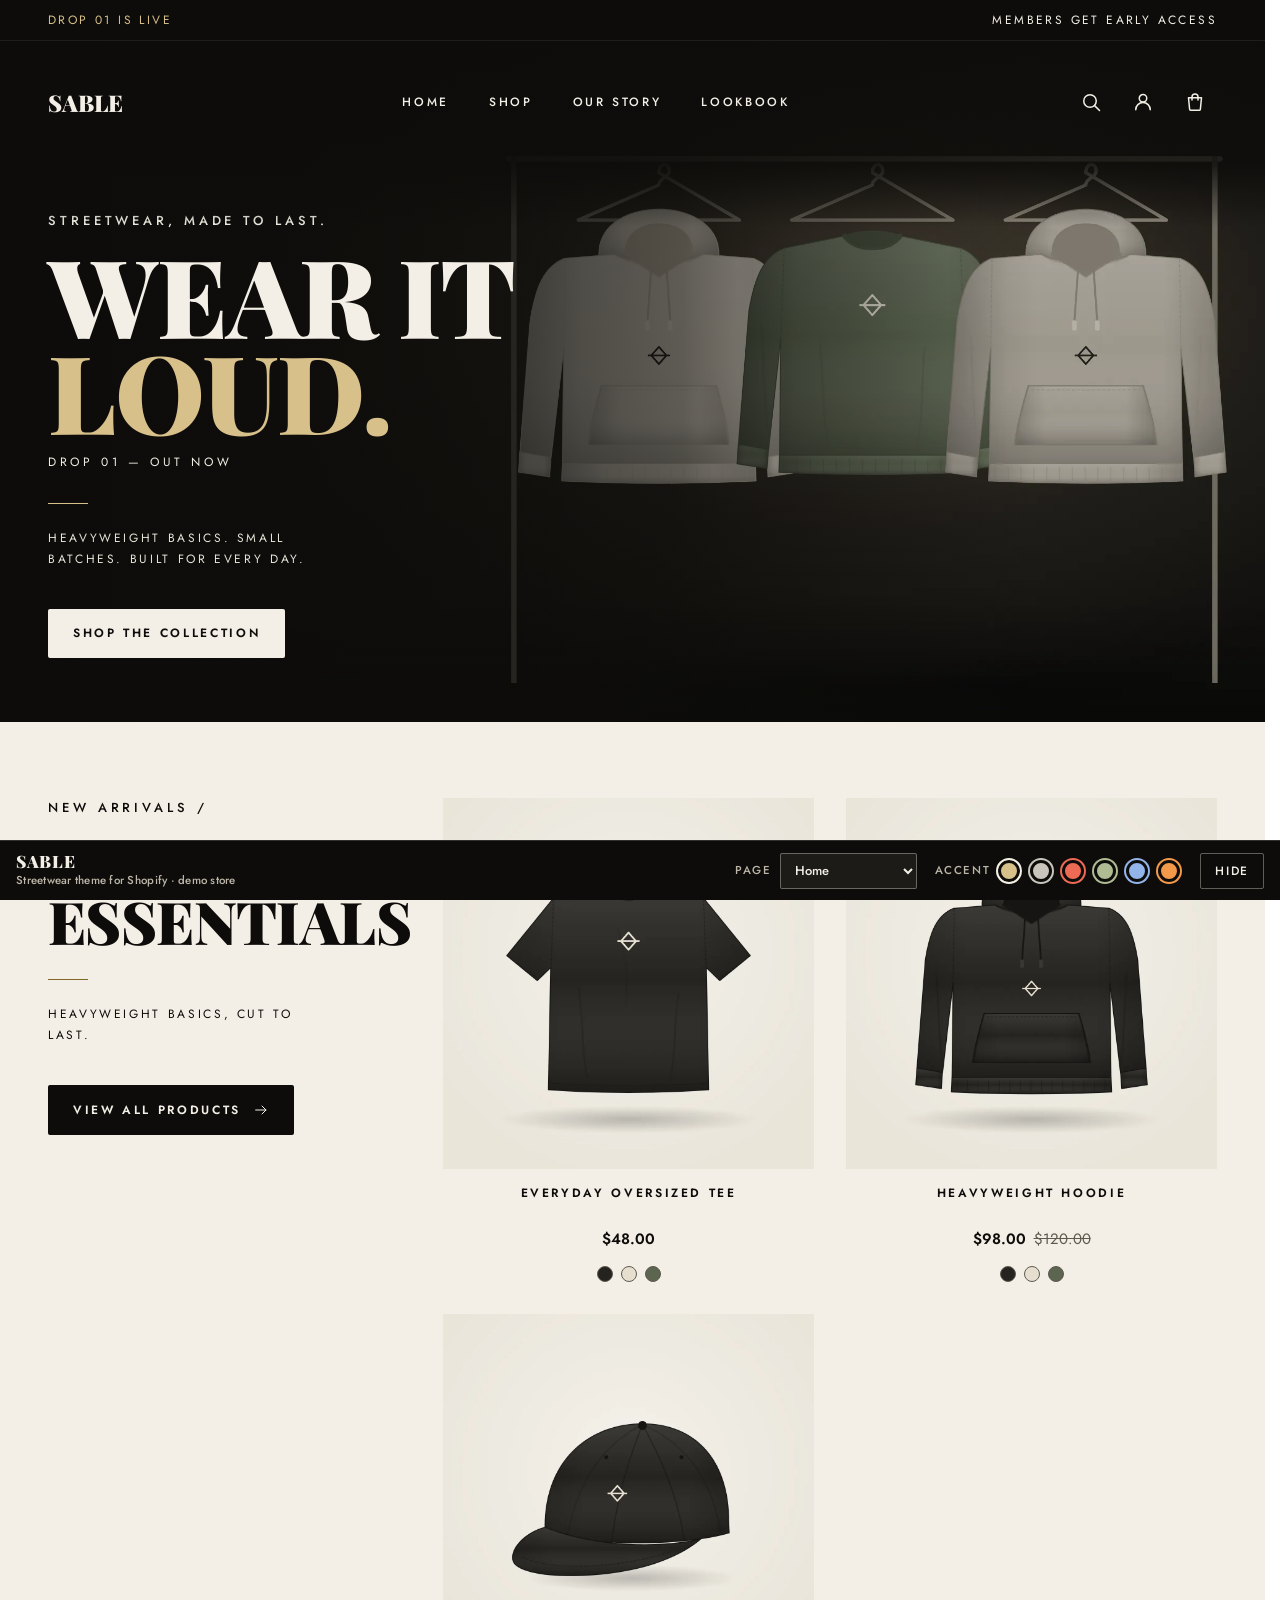
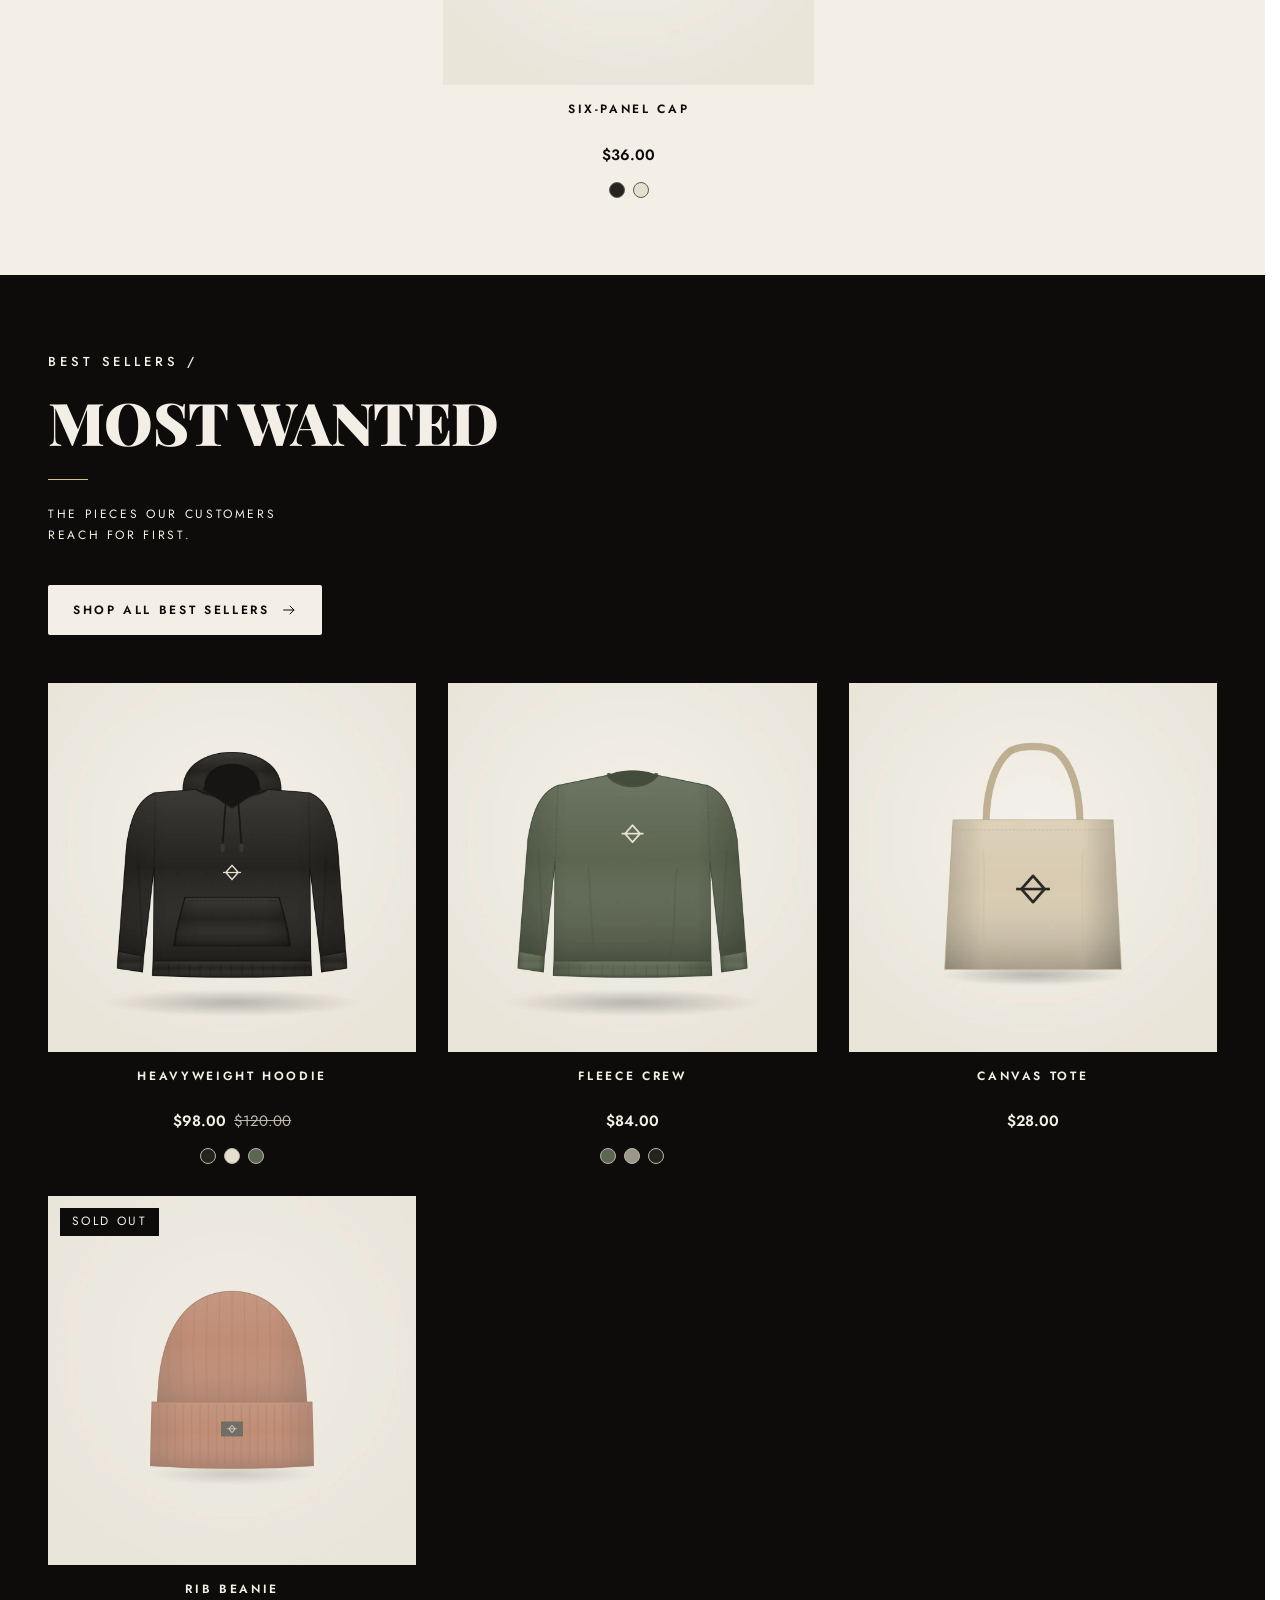
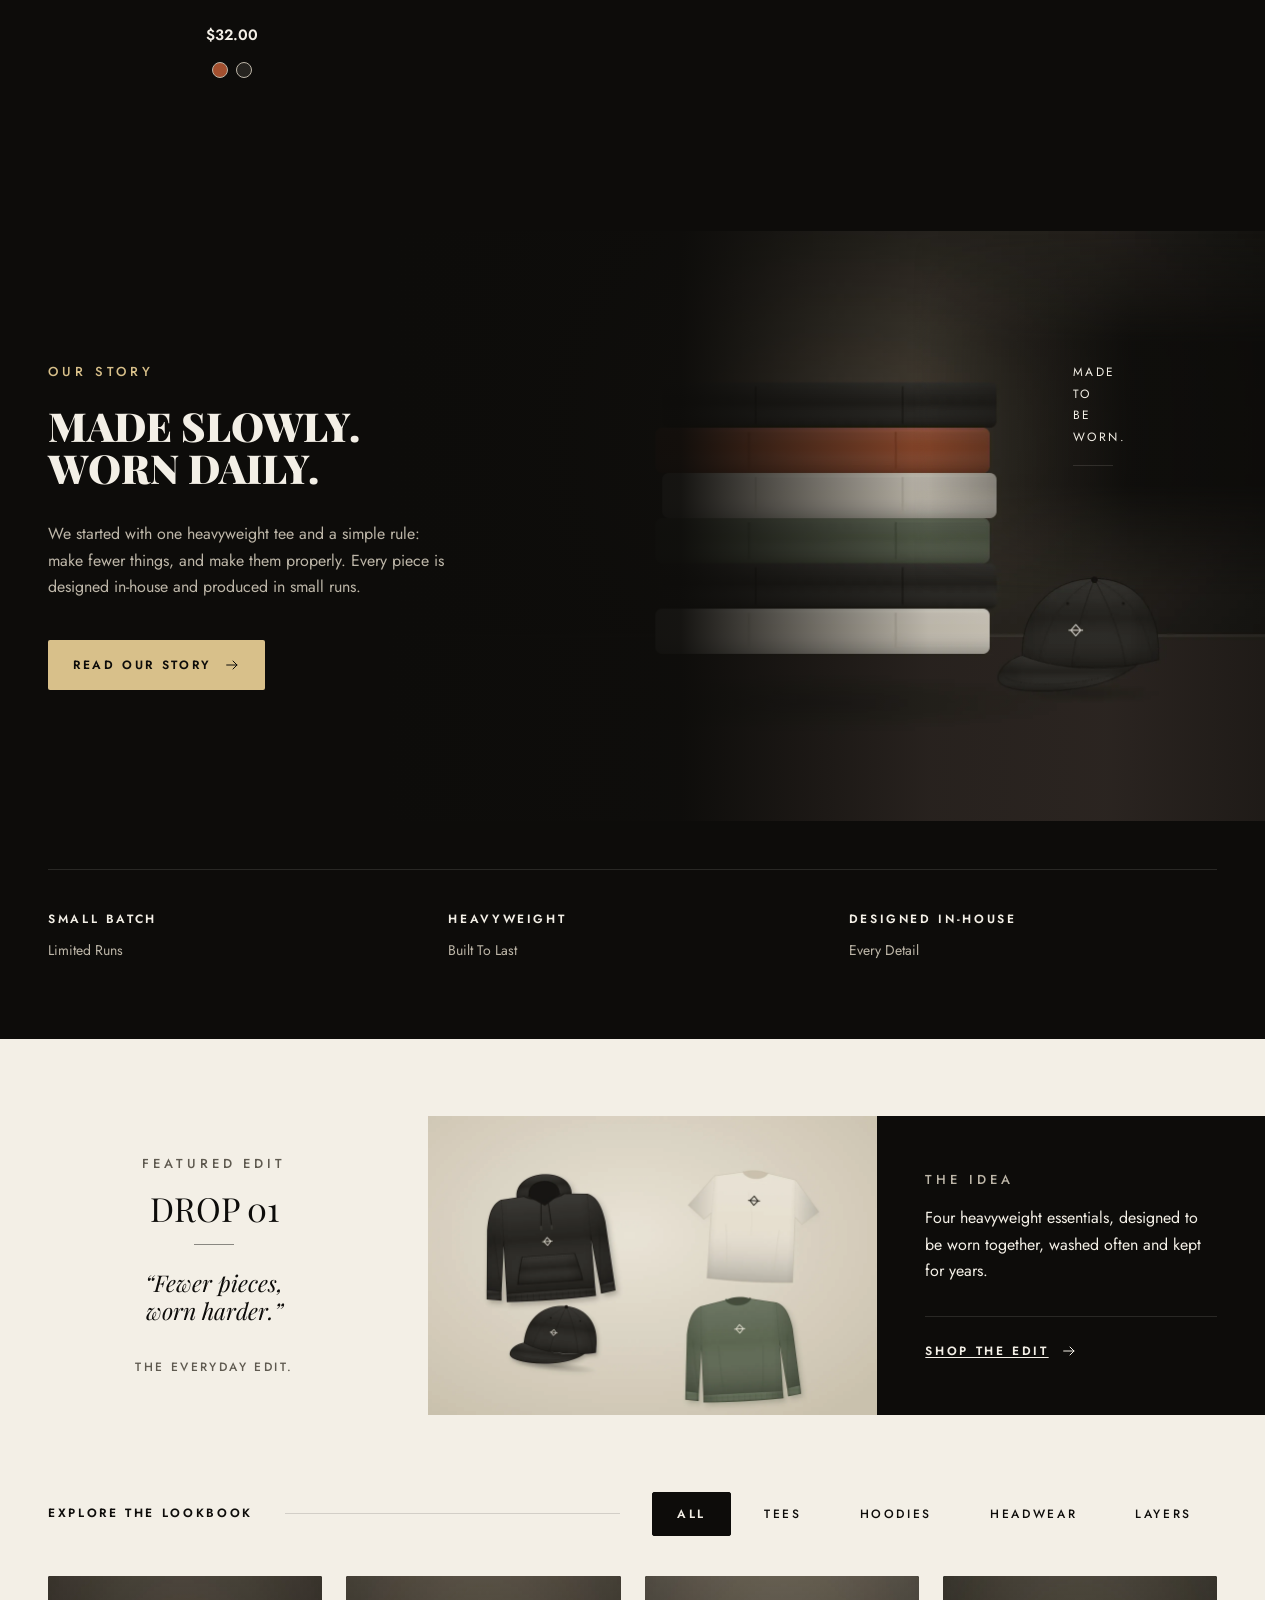
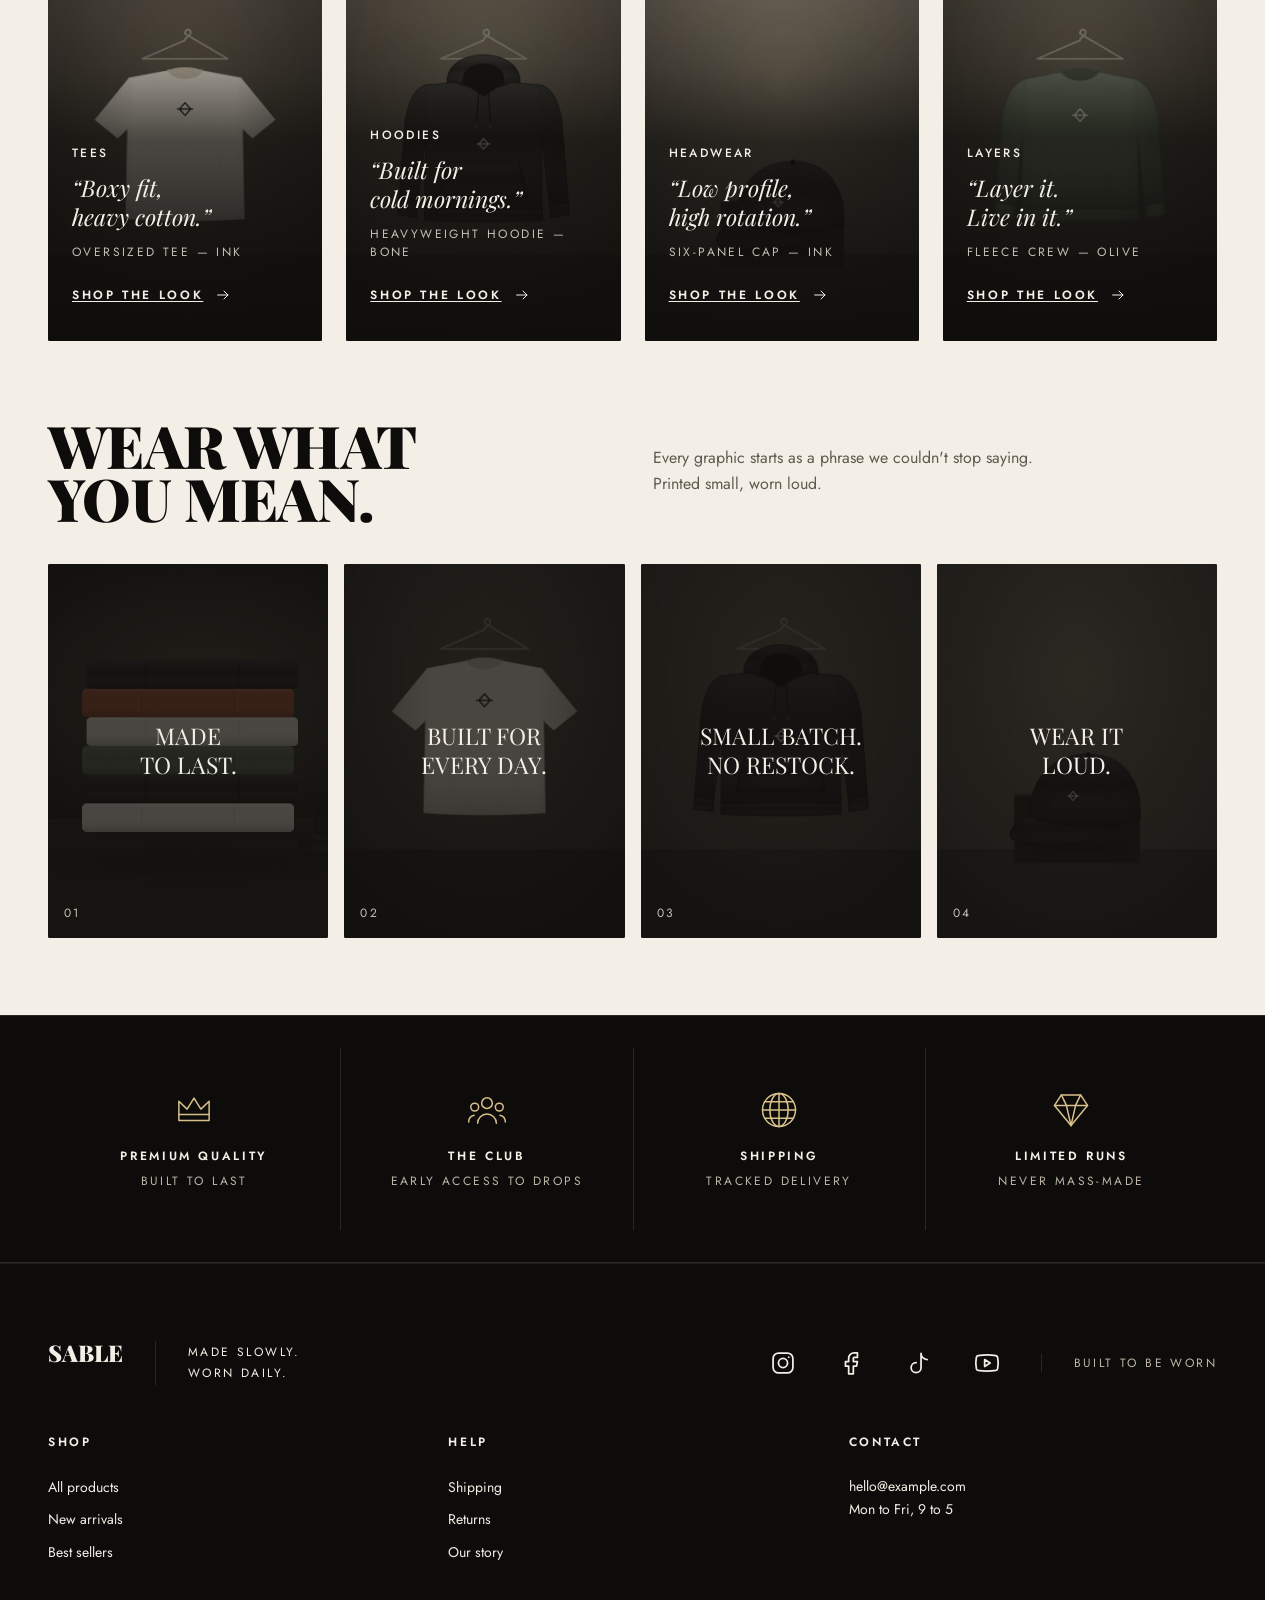
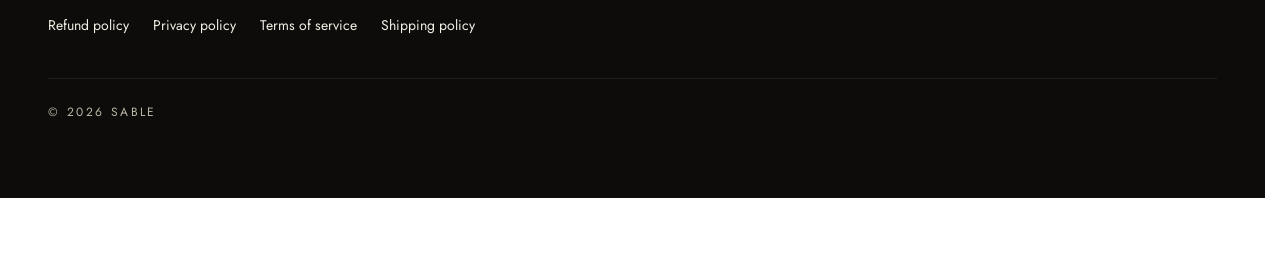
<file: index.html>
<!doctype html>
<html lang="en" class="no-js"><head><meta charset="utf-8">
<meta name="viewport" content="width=device-width,initial-scale=1">
<title>Sable | Streetwear theme for Shopify</title>
<meta name="description" content="Live demo of Sable, a streetwear theme for Shopify. Demo products and artwork are placeholders.">
<meta name="robots" content="noindex">
<link rel="preconnect" href="https://fonts.googleapis.com"><link rel="preconnect" href="https://fonts.gstatic.com" crossorigin><link rel="stylesheet" href="https://fonts.googleapis.com/css2?family=Jost:wght@400;500;600&family=Playfair+Display:wght@900&display=swap">
<link rel="stylesheet" href="assets/design-tokens.css">
<link rel="stylesheet" href="assets/base.css">
<link rel="stylesheet" href="assets/header.css">
<link rel="stylesheet" href="assets/component-container.css">
<link rel="stylesheet" href="assets/component-button.css">
<link rel="stylesheet" href="assets/component-pagination.css">
<link rel="stylesheet" href="assets/component-quantity.css">
<link rel="stylesheet" href="assets/component-cart-line.css">
<style>
  :root {
    --palette-ink: #0D0C0A;
    --palette-cream: #F3EFE6;
    --palette-accent: #D8C08A;
    --palette-accent-strong: #82672B;
    --palette-accent-hover: #E6D3A6;

    --container-standard: 1440px;
    --radius-sm: 2px;
    --font-display: Playfair Display, serif;
    --font-body: Jost, sans-serif;
  }
</style>
<style>:root{--header-overlay-offset:var(--header-height-mobile)}@media(min-width:1024px){:root{--header-overlay-offset:var(--header-height-desktop)}}</style>
<link rel="stylesheet" href="assets/demo.css">
<script>document.documentElement.classList.replace('no-js','js');</script>
<script>window.Shopify = window.Shopify || {routes: {root: '/'}};</script>
<script src="assets/demo.js"></script>
<script src="assets/header.js" defer></script>
<script src="assets/cart.js" defer></script>
</head><body class="template-index" data-demo-page="index">
<a class="skip-link" href="#MainContent">Skip to content</a>
<div id="shopify-section-announcement-bar" class="shopify-section"><div class="announcement-bar surface-dark announcement-bar--align-edges" data-announcement-bar>
    <div class="announcement-bar__inner"><span class="announcement-bar__item" ><span class="announcement-bar__text">Drop 01 Is Live</span>
          </span><span class="announcement-bar__item" ><span class="announcement-bar__text">Members Get Early Access</span>
          </span></div>
  </div>
</div>
<div id="shopify-section-header" class="shopify-section"><style>
    :root { --header-overlay-offset: var(--header-height-mobile); }
    @media (min-width: 1024px) {
      :root { --header-overlay-offset: var(--header-height-desktop); }
    }
  </style><header
  class="header surface-dark header--overlay"
  data-header
  data-header-overlay
><div class="header__scrim" aria-hidden="true"></div><div class="header__inner container"><div class="header__cluster header__cluster--start">
      <button
        type="button"
        class="header__control header__menu-toggle"
        aria-expanded="false"
        aria-controls="MobileMenu"
        data-menu-toggle
      >
        <svg class="icon icon--menu " xmlns="http://www.w3.org/2000/svg" viewBox="0 0 24 24" fill="none" stroke="currentColor" stroke-width="1.5" stroke-linecap="round" stroke-linejoin="round" aria-hidden="true" focusable="false"><path d="M3.75 6.5h16.5"/><path d="M3.75 12h16.5"/><path d="M3.75 17.5h16.5"/></svg>

        <span class="visually-hidden">Menu</span>
      </button>
    </div><div class="header__branding"><a
          class="header__logo-link"
          href="index.html"
          aria-current="page"
        >
          <span class="header__wordmark">Sable</span>
        </a></div><nav class="header__nav" aria-label="Primary">
      <ul class="header__nav-list" role="list"><li class="header__nav-item">
              <a
                class="header__nav-link"
                href="index.html"
                
              >Home</a>
            </li><li class="header__nav-item">
              <a
                class="header__nav-link"
                href="collection.html"
                
              >Shop</a>
            </li><li class="header__nav-item">
              <a
                class="header__nav-link"
                href="index.html#story"
                
              >Our Story</a>
            </li><li class="header__nav-item">
              <a
                class="header__nav-link"
                href="index.html#lookbook"
                
              >Lookbook</a>
            </li></ul>
    </nav><div class="header__cluster header__cluster--end"><a class="header__control" href="search.html" data-search-trigger>
          <svg class="icon icon--search " xmlns="http://www.w3.org/2000/svg" viewBox="0 0 24 24" fill="none" stroke="currentColor" stroke-width="1.5" stroke-linecap="round" stroke-linejoin="round" aria-hidden="true" focusable="false"><circle cx="11" cy="11" r="6.25"/><path d="M15.6 15.6 20.5 20.5"/></svg>

          <span class="visually-hidden">Search</span>
        </a><shopify-account
          class="header__control header__account"
          menu="customer-account-main-menu"
        >
          <span class="header__account-avatar" slot="signed-out-avatar">
            <svg class="icon icon--account " xmlns="http://www.w3.org/2000/svg" viewBox="0 0 24 24" fill="none" stroke="currentColor" stroke-width="1.5" stroke-linecap="round" stroke-linejoin="round" aria-hidden="true" focusable="false"><circle cx="12" cy="8.25" r="3.75"/><path d="M4.75 19.75a7.25 7.25 0 0 1 14.5 0"/></svg>

            <span class="visually-hidden">Account</span>
          </span>
        </shopify-account><a
          class="header__control header__cart"
          href="cart.html"
          data-cart-bubble
          aria-controls="CartDrawer"
        >
          <svg class="icon icon--cart " xmlns="http://www.w3.org/2000/svg" viewBox="0 0 24 24" fill="none" stroke="currentColor" stroke-width="1.5" stroke-linecap="round" stroke-linejoin="round" aria-hidden="true" focusable="false"><path d="M5.5 7.75h13l-1.1 11.3a1.4 1.4 0 0 1-1.4 1.2H8a1.4 1.4 0 0 1-1.4-1.2Z"/><path d="M9 10V6.9a3 3 0 0 1 6 0V10"/></svg>

<span class="visually-hidden">Cart</span>
        </a></div>
  </div><div class="header__search" id="HeaderSearch" data-search-panel hidden>
    <form
      class="header__search-form"
      action="search.html"
      method="get"
      role="search"
    >
      <label class="visually-hidden" for="HeaderSearchInput">
        Search the store
      </label>
      <input
        class="header__search-input"
        id="HeaderSearchInput"
        type="search"
        name="q"
        placeholder="Search the store…"
        data-search-input
      ><input type="hidden" name="type" value="product">
      <button type="submit" class="button button--primary header__search-submit">
        Search
      </button>
      <button type="button" class="header__control" data-search-close>
        <svg class="icon icon--close " xmlns="http://www.w3.org/2000/svg" viewBox="0 0 24 24" fill="none" stroke="currentColor" stroke-width="1.5" stroke-linecap="round" stroke-linejoin="round" aria-hidden="true" focusable="false"><path d="M6.4 6.4 17.6 17.6"/><path d="M17.6 6.4 6.4 17.6"/></svg>

        <span class="visually-hidden">Close search</span>
      </button>
    </form>
  </div><div class="header__panel" id="MobileMenu" data-menu-panel hidden>
    <div class="header__panel-header">
      <span class="header__panel-title">Menu</span>
      <button type="button" class="header__control" data-menu-close>
        <svg class="icon icon--close " xmlns="http://www.w3.org/2000/svg" viewBox="0 0 24 24" fill="none" stroke="currentColor" stroke-width="1.5" stroke-linecap="round" stroke-linejoin="round" aria-hidden="true" focusable="false"><path d="M6.4 6.4 17.6 17.6"/><path d="M17.6 6.4 6.4 17.6"/></svg>

        <span class="visually-hidden">Close menu</span>
      </button>
    </div>

    <nav class="header__panel-nav" aria-label="Main">
      <ul class="header__panel-list" role="list"><li>
              <a
                class="header__panel-link"
                href="index.html"
                
              >Home</a>
            </li><li>
              <a
                class="header__panel-link"
                href="collection.html"
                
              >Shop</a>
            </li><li>
              <a
                class="header__panel-link"
                href="index.html#story"
                
              >Our Story</a>
            </li><li>
              <a
                class="header__panel-link"
                href="index.html#lookbook"
                
              >Lookbook</a>
            </li></ul>
    </nav></div>

  <div class="header__overlay" data-menu-overlay hidden></div>
</header>


</div>
<main id="MainContent" tabindex="-1">
<div id="shopify-section-hero" class="shopify-section"><link rel="stylesheet" href="assets/section-hero.css"><section
  class="hero surface-dark hero--h-medium hero--align-left hero--pos-centre hero--overlay-subtle hero--focal-centre"
  
>
  <div class="hero__media"><img
  class="hero__image"
  src="assets/hero.webp"
  sizes="100vw"
  width="2400"
  height="1350"
  loading="eager"
  fetchpriority="high"
  decoding="async"
  alt=""
>
<div class="hero__scrim" aria-hidden="true"></div></div>

  <div class="hero__inner container">
    <div class="hero__content"><p class="hero__eyebrow">Streetwear, Made To Last.</p><h1 class="hero__heading">Wear It <span class="hero__heading-accent">Loud.</span></h1><p class="hero__subheading">Drop 01 — Out Now</p><p class="hero__description">Heavyweight basics. Small batches. Built for every day.</p><a class="hero__cta button button--primary" href="collection.html">
          Shop The Collection
        </a></div>
  </div>
</section>


</div>
<div id="shopify-section-new-drop" class="shopify-section"><link rel="stylesheet" href="assets/component-product-card.css">
<link rel="stylesheet" href="assets/section-featured-collection.css"><style>
  #shopify-section-new-drop .product-grid { --product-cols: 2; }
  @media (min-width: 768px) {
    #shopify-section-new-drop .product-grid { --product-cols: 2; }
  }
  @media (min-width: 1024px) {
    #shopify-section-new-drop .product-grid { --product-cols: 3; }
  }
</style>

<div
  class="featured-collection surface-light featured-collection--with-copy-column featured-collection--pt-standard featured-collection--pb-standard"
  id="shop"
>
  <div class="featured-collection__inner container">
    <div class="featured-collection__copy"><p class="featured-collection__eyebrow">New Arrivals /</p><h2 class="featured-collection__heading">The Essentials</h2><p class="featured-collection__description">Heavyweight basics, cut to last.</p><a class="featured-collection__cta button button--primary" href="collection.html">
          View All Products
          <svg class="icon icon--arrow " xmlns="http://www.w3.org/2000/svg" viewBox="0 0 24 24" fill="none" stroke="currentColor" stroke-width="1.5" stroke-linecap="round" stroke-linejoin="round" aria-hidden="true" focusable="false"><path d="M4 12h15.5"/><path d="M13.5 6 19.5 12l-6 6"/></svg>

        </a></div>

    <div class="featured-collection__products"><ul class="product-grid" role="list"><li class="product-grid__item">
              <article class="product-card">
  <a class="product-card__link" href="product-everyday-tee.html">
    <div class="product-card__media"><img class="product-card__image" src="img/product-tee-ink.webp" srcset="img/product-tee-ink.webp 180w, img/product-tee-ink.webp 240w, img/product-tee-ink.webp 320w, img/product-tee-ink.webp 400w, img/product-tee-ink.webp 480w, img/product-tee-ink.webp 600w, img/product-tee-ink.webp 760w, img/product-tee-ink.webp 900w, img/product-tee-ink.webp 1100w, img/product-tee-ink.webp 1200w" sizes="(min-width: 1440px) 297px, (min-width: 1339px) calc(((100vw - 128px) * 0.727 - 64px) / 3), (min-width: 1024px) calc(((100vw - 128px) * 0.727 - 32px) / 2), (min-width: 768px) calc((100vw - 64px - 32px) / 2), (min-width: 320px) calc((100vw - 48px - 16px) / 2), calc((100vw - 48px - 0px) / 1)" width="1200" height="1200" loading="lazy" decoding="async" alt="Everyday Oversized Tee in Ink"></div>

    <h3 class="product-card__title">Everyday Oversized Tee</h3></a><p class="product-card__price"><span class="product-card__price-current">$48.00</span></p><div class="product-card__swatches"><span class="visually-hidden">Colour: Ink, Bone, Olive</span><span class="product-card__swatch" style="--swatch-fill: #25231F;" aria-hidden="true"></span><span class="product-card__swatch" style="--swatch-fill: #E6DFD0;" aria-hidden="true"></span><span class="product-card__swatch" style="--swatch-fill: #5B6550;" aria-hidden="true"></span></div></article>

            </li><li class="product-grid__item">
              <article class="product-card">
  <a class="product-card__link" href="product-heavyweight-hoodie.html">
    <div class="product-card__media"><img class="product-card__image" src="img/product-hoodie-ink.webp" srcset="img/product-hoodie-ink.webp 180w, img/product-hoodie-ink.webp 240w, img/product-hoodie-ink.webp 320w, img/product-hoodie-ink.webp 400w, img/product-hoodie-ink.webp 480w, img/product-hoodie-ink.webp 600w, img/product-hoodie-ink.webp 760w, img/product-hoodie-ink.webp 900w, img/product-hoodie-ink.webp 1100w, img/product-hoodie-ink.webp 1200w" sizes="(min-width: 1440px) 297px, (min-width: 1339px) calc(((100vw - 128px) * 0.727 - 64px) / 3), (min-width: 1024px) calc(((100vw - 128px) * 0.727 - 32px) / 2), (min-width: 768px) calc((100vw - 64px - 32px) / 2), (min-width: 320px) calc((100vw - 48px - 16px) / 2), calc((100vw - 48px - 0px) / 1)" width="1200" height="1200" loading="lazy" decoding="async" alt="Heavyweight Hoodie in Ink"></div>

    <h3 class="product-card__title">Heavyweight Hoodie</h3></a><p class="product-card__price"><span class="visually-hidden">Sale price</span>
        <span class="product-card__price-current">$98.00</span>
        <span class="visually-hidden">Regular price</span>
        <s class="product-card__price-compare">$120.00</s></p><div class="product-card__swatches"><span class="visually-hidden">Colour: Ink, Bone, Olive</span><span class="product-card__swatch" style="--swatch-fill: #25231F;" aria-hidden="true"></span><span class="product-card__swatch" style="--swatch-fill: #E6DFD0;" aria-hidden="true"></span><span class="product-card__swatch" style="--swatch-fill: #5B6550;" aria-hidden="true"></span></div></article>

            </li><li class="product-grid__item">
              <article class="product-card">
  <a class="product-card__link" href="product-six-panel-cap.html">
    <div class="product-card__media"><img class="product-card__image" src="img/product-cap-ink.webp" srcset="img/product-cap-ink.webp 180w, img/product-cap-ink.webp 240w, img/product-cap-ink.webp 320w, img/product-cap-ink.webp 400w, img/product-cap-ink.webp 480w, img/product-cap-ink.webp 600w, img/product-cap-ink.webp 760w, img/product-cap-ink.webp 900w, img/product-cap-ink.webp 1100w, img/product-cap-ink.webp 1200w" sizes="(min-width: 1440px) 297px, (min-width: 1339px) calc(((100vw - 128px) * 0.727 - 64px) / 3), (min-width: 1024px) calc(((100vw - 128px) * 0.727 - 32px) / 2), (min-width: 768px) calc((100vw - 64px - 32px) / 2), (min-width: 320px) calc((100vw - 48px - 16px) / 2), calc((100vw - 48px - 0px) / 1)" width="1200" height="1200" loading="lazy" decoding="async" alt="Six-Panel Cap in Ink"></div>

    <h3 class="product-card__title">Six-Panel Cap</h3></a><p class="product-card__price"><span class="product-card__price-current">$36.00</span></p><div class="product-card__swatches"><span class="visually-hidden">Colour: Ink, Bone</span><span class="product-card__swatch" style="--swatch-fill: #25231F;" aria-hidden="true"></span><span class="product-card__swatch" style="--swatch-fill: #E6DFD0;" aria-hidden="true"></span></div></article>

            </li></ul></div>
  </div>

</div>
</div>
<div id="shopify-section-best-sellers" class="shopify-section"><link rel="stylesheet" href="assets/component-product-card.css">
<link rel="stylesheet" href="assets/section-featured-collection.css"><style>
  #shopify-section-best-sellers .product-grid { --product-cols: 2; }
  @media (min-width: 768px) {
    #shopify-section-best-sellers .product-grid { --product-cols: 2; }
  }
  @media (min-width: 1024px) {
    #shopify-section-best-sellers .product-grid { --product-cols: 4; }
  }
</style>

<div
  class="featured-collection surface-dark featured-collection--full-width featured-collection--pt-standard featured-collection--pb-standard"
  
>
  <div class="featured-collection__inner container">
    <div class="featured-collection__copy"><p class="featured-collection__eyebrow">Best Sellers /</p><h2 class="featured-collection__heading">Most Wanted</h2><p class="featured-collection__description">The pieces our customers reach for first.</p><a class="featured-collection__cta button button--primary" href="collection.html">
          Shop All Best Sellers
          <svg class="icon icon--arrow " xmlns="http://www.w3.org/2000/svg" viewBox="0 0 24 24" fill="none" stroke="currentColor" stroke-width="1.5" stroke-linecap="round" stroke-linejoin="round" aria-hidden="true" focusable="false"><path d="M4 12h15.5"/><path d="M13.5 6 19.5 12l-6 6"/></svg>

        </a></div>

    <div class="featured-collection__products"><ul class="product-grid" role="list"><li class="product-grid__item">
              <article class="product-card">
  <a class="product-card__link" href="product-heavyweight-hoodie.html">
    <div class="product-card__media"><img class="product-card__image" src="img/product-hoodie-ink.webp" srcset="img/product-hoodie-ink.webp 180w, img/product-hoodie-ink.webp 240w, img/product-hoodie-ink.webp 320w, img/product-hoodie-ink.webp 400w, img/product-hoodie-ink.webp 480w, img/product-hoodie-ink.webp 600w, img/product-hoodie-ink.webp 760w, img/product-hoodie-ink.webp 900w, img/product-hoodie-ink.webp 1100w, img/product-hoodie-ink.webp 1200w" sizes="(min-width: 1440px) 313px, (min-width: 1280px) calc((100vw - 96px - 96px) / 4), (min-width: 1024px) calc((100vw - 96px - 64px) / 3), (min-width: 768px) calc((100vw - 64px - 32px) / 2), (min-width: 320px) calc((100vw - 48px - 16px) / 2), calc((100vw - 48px - 0px) / 1)" width="1200" height="1200" loading="lazy" decoding="async" alt="Heavyweight Hoodie in Ink"></div>

    <h3 class="product-card__title">Heavyweight Hoodie</h3></a><p class="product-card__price"><span class="visually-hidden">Sale price</span>
        <span class="product-card__price-current">$98.00</span>
        <span class="visually-hidden">Regular price</span>
        <s class="product-card__price-compare">$120.00</s></p><div class="product-card__swatches"><span class="visually-hidden">Colour: Ink, Bone, Olive</span><span class="product-card__swatch" style="--swatch-fill: #25231F;" aria-hidden="true"></span><span class="product-card__swatch" style="--swatch-fill: #E6DFD0;" aria-hidden="true"></span><span class="product-card__swatch" style="--swatch-fill: #5B6550;" aria-hidden="true"></span></div></article>

            </li><li class="product-grid__item">
              <article class="product-card">
  <a class="product-card__link" href="product-fleece-crew.html">
    <div class="product-card__media"><img class="product-card__image" src="img/product-crew-olive.webp" srcset="img/product-crew-olive.webp 180w, img/product-crew-olive.webp 240w, img/product-crew-olive.webp 320w, img/product-crew-olive.webp 400w, img/product-crew-olive.webp 480w, img/product-crew-olive.webp 600w, img/product-crew-olive.webp 760w, img/product-crew-olive.webp 900w, img/product-crew-olive.webp 1100w, img/product-crew-olive.webp 1200w" sizes="(min-width: 1440px) 313px, (min-width: 1280px) calc((100vw - 96px - 96px) / 4), (min-width: 1024px) calc((100vw - 96px - 64px) / 3), (min-width: 768px) calc((100vw - 64px - 32px) / 2), (min-width: 320px) calc((100vw - 48px - 16px) / 2), calc((100vw - 48px - 0px) / 1)" width="1200" height="1200" loading="lazy" decoding="async" alt="Fleece Crew in Olive"></div>

    <h3 class="product-card__title">Fleece Crew</h3></a><p class="product-card__price"><span class="product-card__price-current">$84.00</span></p><div class="product-card__swatches"><span class="visually-hidden">Colour: Olive, Stone, Ink</span><span class="product-card__swatch" style="--swatch-fill: #5B6550;" aria-hidden="true"></span><span class="product-card__swatch" style="--swatch-fill: #9C968B;" aria-hidden="true"></span><span class="product-card__swatch" style="--swatch-fill: #25231F;" aria-hidden="true"></span></div></article>

            </li><li class="product-grid__item">
              <article class="product-card">
  <a class="product-card__link" href="product-canvas-tote.html">
    <div class="product-card__media"><img class="product-card__image" src="img/product-tote-canvas.webp" srcset="img/product-tote-canvas.webp 180w, img/product-tote-canvas.webp 240w, img/product-tote-canvas.webp 320w, img/product-tote-canvas.webp 400w, img/product-tote-canvas.webp 480w, img/product-tote-canvas.webp 600w, img/product-tote-canvas.webp 760w, img/product-tote-canvas.webp 900w, img/product-tote-canvas.webp 1100w, img/product-tote-canvas.webp 1200w" sizes="(min-width: 1440px) 313px, (min-width: 1280px) calc((100vw - 96px - 96px) / 4), (min-width: 1024px) calc((100vw - 96px - 64px) / 3), (min-width: 768px) calc((100vw - 64px - 32px) / 2), (min-width: 320px) calc((100vw - 48px - 16px) / 2), calc((100vw - 48px - 0px) / 1)" width="1200" height="1200" loading="lazy" decoding="async" alt=""></div>

    <h3 class="product-card__title">Canvas Tote</h3></a><p class="product-card__price"><span class="product-card__price-current">$28.00</span></p></article>

            </li><li class="product-grid__item">
              <article class="product-card product-card--sold-out">
  <a class="product-card__link" href="product-rib-beanie.html">
    <div class="product-card__media"><img class="product-card__image" src="img/product-beanie-clay.webp" srcset="img/product-beanie-clay.webp 180w, img/product-beanie-clay.webp 240w, img/product-beanie-clay.webp 320w, img/product-beanie-clay.webp 400w, img/product-beanie-clay.webp 480w, img/product-beanie-clay.webp 600w, img/product-beanie-clay.webp 760w, img/product-beanie-clay.webp 900w, img/product-beanie-clay.webp 1100w, img/product-beanie-clay.webp 1200w" sizes="(min-width: 1440px) 313px, (min-width: 1280px) calc((100vw - 96px - 96px) / 4), (min-width: 1024px) calc((100vw - 96px - 64px) / 3), (min-width: 768px) calc((100vw - 64px - 32px) / 2), (min-width: 320px) calc((100vw - 48px - 16px) / 2), calc((100vw - 48px - 0px) / 1)" width="1200" height="1200" loading="lazy" decoding="async" alt="Rib Beanie in Clay"><span class="product-card__badge" aria-hidden="true">Sold out</span></div>

    <h3 class="product-card__title">Rib Beanie</h3> <span class="visually-hidden">Sold out</span></a><p class="product-card__price"><span class="product-card__price-current">$32.00</span></p><div class="product-card__swatches"><span class="visually-hidden">Colour: Clay, Ink</span><span class="product-card__swatch" style="--swatch-fill: #A3502F;" aria-hidden="true"></span><span class="product-card__swatch" style="--swatch-fill: #25231F;" aria-hidden="true"></span></div></article>

            </li></ul></div>
  </div>

</div>
</div>
<div id="shopify-section-our-story" class="shopify-section"><link rel="stylesheet" href="assets/section-our-story.css">

<div class="our-story surface-dark our-story--image-right our-story--pt-standard our-story--pb-standard our-story--has-caption our-story--has-values" id="story"><div class="our-story__media"><img
  class="our-story__image"
  src="assets/story.webp"
  sizes="(min-width: 1024px) 70vw, 100vw"
  width="1800"
  height="1200"
  loading="lazy"
  
  decoding="async"
  alt=""
>
<div class="our-story__scrim" aria-hidden="true"></div>
  </div>

  <div class="our-story__inner container">
    <div class="our-story__content"><p class="our-story__eyebrow">Our Story</p><h2 class="our-story__heading">Made Slowly.<br />
Worn Daily.</h2><div class="our-story__body rte"><p>We started with one heavyweight tee and a simple rule: make fewer things, and make them properly. Every piece is designed in-house and produced in small runs.</p></div><a class="our-story__cta button button--accent" href="our-story.html">
          Read Our Story
          <svg class="icon icon--arrow " xmlns="http://www.w3.org/2000/svg" viewBox="0 0 24 24" fill="none" stroke="currentColor" stroke-width="1.5" stroke-linecap="round" stroke-linejoin="round" aria-hidden="true" focusable="false"><path d="M4 12h15.5"/><path d="M13.5 6 19.5 12l-6 6"/></svg>

        </a></div><p class="our-story__caption">Made<br />
To<br />
Be<br />
Worn.</p></div><div class="our-story__values container">
      <ul class="our-story__value-list" role="list"><li class="our-story__value" ><h3 class="our-story__value-title">Small Batch</h3><p class="our-story__value-body">Limited Runs</p></li><li class="our-story__value" ><h3 class="our-story__value-title">Heavyweight</h3><p class="our-story__value-body">Built To Last</p></li><li class="our-story__value" ><h3 class="our-story__value-title">Designed In-House</h3><p class="our-story__value-body">Every Detail</p></li></ul>
    </div></div>
</div>
<div id="shopify-section-spotlight" class="shopify-section"><link rel="stylesheet" href="assets/section-spotlight.css">

<div class="spotlight surface-light spotlight--pt-standard spotlight--pb-none spotlight--has-message spotlight--has-media" id="spotlight">
  <div class="spotlight__row"><div class="spotlight__panel spotlight__panel--intro"><p class="spotlight__eyebrow">Featured Edit</p><h2 class="spotlight__reference">Drop 01</h2><blockquote class="spotlight__quote">
          <p>“Fewer pieces,<br />
worn harder.”</p>
        </blockquote><p class="spotlight__caption">The Everyday Edit.</p></div><div class="spotlight__media"><img class="spotlight__image" src="img/flatlay.webp" srcset="img/flatlay.webp 480w, img/flatlay.webp 640w, img/flatlay.webp 900w, img/flatlay.webp 1200w, img/flatlay.webp 1500w, img/flatlay.webp 1800w, img/flatlay.webp 2100w, img/flatlay.webp 2400w" sizes="(min-width: 1280px) 40vw, 100vw" width="1800" height="1200" loading="lazy" decoding="async" alt="Four pieces from the Everyday Edit laid flat"></div><div class="spotlight__panel spotlight__panel--message surface-dark"><p class="spotlight__eyebrow">The Idea</p><div class="spotlight__message rte"><p>Four heavyweight essentials, designed to be worn together, washed often and kept for years.</p></div><a class="spotlight__link" href="collection.html">
            Shop The Edit
            <svg class="icon icon--arrow icon--sm" xmlns="http://www.w3.org/2000/svg" viewBox="0 0 24 24" fill="none" stroke="currentColor" stroke-width="1.5" stroke-linecap="round" stroke-linejoin="round" aria-hidden="true" focusable="false"><path d="M4 12h15.5"/><path d="M13.5 6 19.5 12l-6 6"/></svg>

          </a></div></div></div>
</div>
<div id="shopify-section-lookbook" class="shopify-section"><link rel="stylesheet" href="assets/section-lookbook.css"><script src="assets/lookbook-filter.js" defer="defer"></script><div class="lookbook surface-light lookbook--pt-standard lookbook--pb-standard" id="lookbook">
  <div class="lookbook__inner container"><div class="lookbook__head"><h2 class="lookbook__heading">Explore The Lookbook</h2><span class="lookbook__rule" aria-hidden="true"></span><div
          class="lookbook__filter"
          role="group"
          aria-label="Filter looks by category"
          data-lookbook-filter
          hidden
        >
          <button type="button" class="look-chip" data-look-chip="all" aria-pressed="true">
            All
          </button><button
              type="button"
              class="look-chip"
              data-look-chip="tees"
              aria-pressed="false"
            >
              Tees
            </button><button
              type="button"
              class="look-chip"
              data-look-chip="hoodies"
              aria-pressed="false"
            >
              Hoodies
            </button><button
              type="button"
              class="look-chip"
              data-look-chip="headwear"
              aria-pressed="false"
            >
              Headwear
            </button><button
              type="button"
              class="look-chip"
              data-look-chip="layers"
              aria-pressed="false"
            >
              Layers
            </button></div></div><ul class="lookbook__grid" role="list" data-lookbook-grid><li
            class="look-card"
            data-look-category="tees"
            
          >
            <div class="look-card__media"><img class="look-card__image" src="img/look-tee.webp" srcset="img/look-tee.webp 320w, img/look-tee.webp 480w, img/look-tee.webp 640w, img/look-tee.webp 900w, img/look-tee.webp 1200w" sizes="(min-width: 1280px) 25vw, (min-width: 768px) 50vw, 100vw" width="1200" height="1600" loading="lazy" decoding="async" alt=""><div class="look-card__scrim" aria-hidden="true"></div>
            </div>

            <div class="look-card__body"><p class="look-card__category">Tees</p><blockquote class="look-card__quote">
                  <p>“Boxy fit,<br />
heavy cotton.”</p>
                </blockquote><p class="look-card__reference">Oversized Tee — Ink</p><a
                  class="look-card__link"
                  href="product-everyday-tee.html"
                  aria-label="Shop The Look: Oversized Tee — Ink"
                >
                  Shop The Look
                  <svg class="icon icon--arrow icon--sm" xmlns="http://www.w3.org/2000/svg" viewBox="0 0 24 24" fill="none" stroke="currentColor" stroke-width="1.5" stroke-linecap="round" stroke-linejoin="round" aria-hidden="true" focusable="false"><path d="M4 12h15.5"/><path d="M13.5 6 19.5 12l-6 6"/></svg>

                </a></div>
          </li><li
            class="look-card"
            data-look-category="hoodies"
            
          >
            <div class="look-card__media"><img class="look-card__image" src="img/look-hoodie.webp" srcset="img/look-hoodie.webp 320w, img/look-hoodie.webp 480w, img/look-hoodie.webp 640w, img/look-hoodie.webp 900w, img/look-hoodie.webp 1200w" sizes="(min-width: 1280px) 25vw, (min-width: 768px) 50vw, 100vw" width="1200" height="1600" loading="lazy" decoding="async" alt=""><div class="look-card__scrim" aria-hidden="true"></div>
            </div>

            <div class="look-card__body"><p class="look-card__category">Hoodies</p><blockquote class="look-card__quote">
                  <p>“Built for<br />
cold mornings.”</p>
                </blockquote><p class="look-card__reference">Heavyweight Hoodie — Bone</p><a
                  class="look-card__link"
                  href="product-heavyweight-hoodie.html"
                  aria-label="Shop The Look: Heavyweight Hoodie — Bone"
                >
                  Shop The Look
                  <svg class="icon icon--arrow icon--sm" xmlns="http://www.w3.org/2000/svg" viewBox="0 0 24 24" fill="none" stroke="currentColor" stroke-width="1.5" stroke-linecap="round" stroke-linejoin="round" aria-hidden="true" focusable="false"><path d="M4 12h15.5"/><path d="M13.5 6 19.5 12l-6 6"/></svg>

                </a></div>
          </li><li
            class="look-card"
            data-look-category="headwear"
            
          >
            <div class="look-card__media"><img class="look-card__image" src="img/look-cap.webp" srcset="img/look-cap.webp 320w, img/look-cap.webp 480w, img/look-cap.webp 640w, img/look-cap.webp 900w, img/look-cap.webp 1200w" sizes="(min-width: 1280px) 25vw, (min-width: 768px) 50vw, 100vw" width="1200" height="1600" loading="lazy" decoding="async" alt=""><div class="look-card__scrim" aria-hidden="true"></div>
            </div>

            <div class="look-card__body"><p class="look-card__category">Headwear</p><blockquote class="look-card__quote">
                  <p>“Low profile,<br />
high rotation.”</p>
                </blockquote><p class="look-card__reference">Six-Panel Cap — Ink</p><a
                  class="look-card__link"
                  href="product-six-panel-cap.html"
                  aria-label="Shop The Look: Six-Panel Cap — Ink"
                >
                  Shop The Look
                  <svg class="icon icon--arrow icon--sm" xmlns="http://www.w3.org/2000/svg" viewBox="0 0 24 24" fill="none" stroke="currentColor" stroke-width="1.5" stroke-linecap="round" stroke-linejoin="round" aria-hidden="true" focusable="false"><path d="M4 12h15.5"/><path d="M13.5 6 19.5 12l-6 6"/></svg>

                </a></div>
          </li><li
            class="look-card"
            data-look-category="layers"
            
          >
            <div class="look-card__media"><img class="look-card__image" src="img/look-crew.webp" srcset="img/look-crew.webp 320w, img/look-crew.webp 480w, img/look-crew.webp 640w, img/look-crew.webp 900w, img/look-crew.webp 1200w" sizes="(min-width: 1280px) 25vw, (min-width: 768px) 50vw, 100vw" width="1200" height="1600" loading="lazy" decoding="async" alt=""><div class="look-card__scrim" aria-hidden="true"></div>
            </div>

            <div class="look-card__body"><p class="look-card__category">Layers</p><blockquote class="look-card__quote">
                  <p>“Layer it.<br />
Live in it.”</p>
                </blockquote><p class="look-card__reference">Fleece Crew — Olive</p><a
                  class="look-card__link"
                  href="product-fleece-crew.html"
                  aria-label="Shop The Look: Fleece Crew — Olive"
                >
                  Shop The Look
                  <svg class="icon icon--arrow icon--sm" xmlns="http://www.w3.org/2000/svg" viewBox="0 0 24 24" fill="none" stroke="currentColor" stroke-width="1.5" stroke-linecap="round" stroke-linejoin="round" aria-hidden="true" focusable="false"><path d="M4 12h15.5"/><path d="M13.5 6 19.5 12l-6 6"/></svg>

                </a></div>
          </li></ul><p
          class="visually-hidden"
          role="status"
          data-lookbook-status="Showing [count] looks."
        ></p></div>
</div>
</div>
<div id="shopify-section-statement-grid" class="shopify-section"><link rel="stylesheet" href="assets/section-statement-grid.css">

<div class="statement-grid surface-light statement-grid--pt-none statement-grid--pb-standard" >
  <div class="statement-grid__inner container">

    <div class="statement-grid__intro"><h2 class="statement-grid__heading">Wear What<br />
You Mean.</h2><div class="statement-grid__body rte"><p>Every graphic starts as a phrase we couldn't stop saying. Printed small, worn loud.</p></div></div><ul class="statement-grid__tiles" role="list"><li
            class="statement-grid__tile surface-dark"
            
          ><div class="statement-grid__tile-inner"><img
  class="statement-grid__image"
  src="assets/story.webp"
  sizes="(min-width: 1440px) 20vw, (min-width: 1024px) 25vw, 50vw"
  width="1200"
  height="1600"
  loading="lazy"
  
  decoding="async"
  alt=""
>
<span class="statement-grid__scrim" aria-hidden="true"></span><span class="statement-grid__phrase">Made<br />
To Last.</span><span class="statement-grid__ordinal" aria-hidden="true">01
                </span>
              </div></li><li
            class="statement-grid__tile surface-dark"
            
          ><div class="statement-grid__tile-inner"><img
  class="statement-grid__image"
  src="assets/tee.webp"
  sizes="(min-width: 1440px) 20vw, (min-width: 1024px) 25vw, 50vw"
  width="1200"
  height="1600"
  loading="lazy"
  
  decoding="async"
  alt=""
>
<span class="statement-grid__scrim" aria-hidden="true"></span><span class="statement-grid__phrase">Built For<br />
Every Day.</span><span class="statement-grid__ordinal" aria-hidden="true">02
                </span>
              </div></li><li
            class="statement-grid__tile surface-dark"
            
          ><div class="statement-grid__tile-inner"><img
  class="statement-grid__image"
  src="assets/hoodie.webp"
  sizes="(min-width: 1440px) 20vw, (min-width: 1024px) 25vw, 50vw"
  width="1200"
  height="1600"
  loading="lazy"
  
  decoding="async"
  alt=""
>
<span class="statement-grid__scrim" aria-hidden="true"></span><span class="statement-grid__phrase">Small Batch.<br />
No Restock.</span><span class="statement-grid__ordinal" aria-hidden="true">03
                </span>
              </div></li><li
            class="statement-grid__tile surface-dark"
            
          ><div class="statement-grid__tile-inner"><img
  class="statement-grid__image"
  src="assets/cap.webp"
  sizes="(min-width: 1440px) 20vw, (min-width: 1024px) 25vw, 50vw"
  width="1200"
  height="1600"
  loading="lazy"
  
  decoding="async"
  alt=""
>
<span class="statement-grid__scrim" aria-hidden="true"></span><span class="statement-grid__phrase">Wear It<br />
Loud.</span><span class="statement-grid__ordinal" aria-hidden="true">04
                </span>
              </div></li></ul></div>
</div>
</div>
</main>
<div id="shopify-section-cart-drawer" class="shopify-section"><link rel="stylesheet" href="assets/section-cart-drawer.css">

<div
  class="cart-drawer surface-dark"
  id="CartDrawer"
  role="dialog"
  aria-modal="true"
  aria-labelledby="CartDrawerTitle"
  data-cart-drawer
  data-auto-open="true"
  hidden
><div class="cart-drawer__overlay" data-cart-overlay aria-hidden="true"></div>

  <div class="cart-drawer__panel">
    <div class="cart-drawer__header"><h2 class="cart-drawer__title" id="CartDrawerTitle" tabindex="-1">
        Your cart
      </h2>
      <button type="button" class="cart-drawer__close" data-cart-close>
        <svg class="icon icon--close " xmlns="http://www.w3.org/2000/svg" viewBox="0 0 24 24" fill="none" stroke="currentColor" stroke-width="1.5" stroke-linecap="round" stroke-linejoin="round" aria-hidden="true" focusable="false"><path d="M6.4 6.4 17.6 17.6"/><path d="M17.6 6.4 6.4 17.6"/></svg>

        <span class="visually-hidden">Close cart</span>
      </button>
    </div><div class="visually-hidden" role="status" aria-live="polite" data-cart-drawer-status></div><p class="cart-drawer__error" data-cart-error role="alert" hidden></p>

    <div class="cart-drawer__inner" data-cart-drawer-inner><div class="cart-empty">
  <p class="cart-empty__title">Your cart is empty.</p>
  <p class="cart-empty__body">Find something you'll wear on repeat.</p>
  <a class="button button--accent" href="index.html">
    Shop the collection
    <svg class="icon icon--arrow " xmlns="http://www.w3.org/2000/svg" viewBox="0 0 24 24" fill="none" stroke="currentColor" stroke-width="1.5" stroke-linecap="round" stroke-linejoin="round" aria-hidden="true" focusable="false"><path d="M4 12h15.5"/><path d="M13.5 6 19.5 12l-6 6"/></svg>

  </a>
</div>
</div>
  </div>
</div>


</div>
<div id="CartStatus" class="visually-hidden" role="status" aria-live="polite" data-cart-no-inert></div>
<div hidden data-cart-no-inert data-cart-strings
  data-added="Added to your cart."
  data-updated="Cart updated."
  data-removed="Removed from your cart."
  data-note-saved="Order note saved."
  data-quantity-announce="Quantity: [count]"
  data-error-generic="Unable to update your cart. Please try again."
  data-error-network="We could not reach the store. Check your connection and try again."></div>
<div id="shopify-section-brand-values" class="shopify-section"><link rel="stylesheet" href="assets/section-brand-values.css">

<div class="brand-values surface-dark brand-values--cols-4 brand-values--dividers">
  <div class="brand-values__inner container"><ul class="brand-values__list" role="list"><li
          class="brand-values__item"
          
        ><div class="brand-values__body">
              <svg class="icon icon--crown brand-values__icon" xmlns="http://www.w3.org/2000/svg" viewBox="0 0 24 24" fill="none" stroke="currentColor" stroke-width="1.5" stroke-linecap="round" stroke-linejoin="round" aria-hidden="true" focusable="false"><path d="M3.75 17.75V7.25l4.5 4.25L12 5.5l3.75 6 4.5-4.25v10.5Z"/><path d="M3.75 14.5h16.5"/></svg>
<span class="brand-values__title">Premium Quality</span><span class="brand-values__sub">Built To Last</span></div></li><li
          class="brand-values__item"
          
        ><div class="brand-values__body">
              <svg class="icon icon--community brand-values__icon" xmlns="http://www.w3.org/2000/svg" viewBox="0 0 24 24" fill="none" stroke="currentColor" stroke-width="1.5" stroke-linecap="round" stroke-linejoin="round" aria-hidden="true" focusable="false"><circle cx="12" cy="8.25" r="2.9"/><path d="M6.9 19.25a5.1 5.1 0 0 1 10.2 0"/><circle cx="5.3" cy="10.4" r="2.15"/><path d="M2 18.5a3.75 3.75 0 0 1 2.95-3.66"/><circle cx="18.7" cy="10.4" r="2.15"/><path d="M22 18.5a3.75 3.75 0 0 0-2.95-3.66"/></svg>
<span class="brand-values__title">The Club</span><span class="brand-values__sub">Early Access To Drops</span></div></li><li
          class="brand-values__item"
          
        ><div class="brand-values__body">
              <svg class="icon icon--globe brand-values__icon" xmlns="http://www.w3.org/2000/svg" viewBox="0 0 24 24" fill="none" stroke="currentColor" stroke-width="1.5" stroke-linecap="round" stroke-linejoin="round" aria-hidden="true" focusable="false"><circle cx="12" cy="12" r="9"/><path d="M12 3v18"/><path d="M3 12h18"/><path d="M4.2 7.5h15.6"/><path d="M4.2 16.5h15.6"/><path d="M12 3a5 9 0 0 1 0 18"/><path d="M12 3a5 9 0 0 0 0 18"/></svg>
<span class="brand-values__title">Shipping</span><span class="brand-values__sub">Tracked Delivery</span></div></li><li
          class="brand-values__item"
          
        ><div class="brand-values__body">
              <svg class="icon icon--diamond brand-values__icon" xmlns="http://www.w3.org/2000/svg" viewBox="0 0 24 24" fill="none" stroke="currentColor" stroke-width="1.5" stroke-linecap="round" stroke-linejoin="round" aria-hidden="true" focusable="false"><path d="M6.75 3.75h10.5L21 9.5 12 20.5 3 9.5Z"/><path d="M3 9.5h18"/><path d="m6.75 3.75 2.75 5.75L12 20.5"/><path d="m17.25 3.75-2.75 5.75L12 20.5"/></svg>
<span class="brand-values__title">Limited Runs</span><span class="brand-values__sub">Never Mass-Made</span></div></li></ul></div>
</div>
</div>
<div id="shopify-section-footer" class="shopify-section"><link rel="stylesheet" href="assets/section-footer.css"><footer class="footer surface-dark" role="contentinfo">
  <div class="footer__inner container"><div class="footer__brand"><a class="footer__logo-link" href="index.html"><span class="footer__wordmark">Sable</span></a><div class="footer__lockup-text"><p class="footer__tagline">Made Slowly.<br />
Worn Daily.</p></div><nav class="footer__social" aria-label="Social"><ul class="footer__social-list" role="list"><li>
                  <a class="footer__link footer__social-link" href="#">
                    <svg class="icon icon--instagram " xmlns="http://www.w3.org/2000/svg" viewBox="0 0 24 24" fill="none" stroke="currentColor" stroke-width="1.5" stroke-linecap="round" stroke-linejoin="round" aria-hidden="true" focusable="false"><rect x="3.5" y="3.5" width="17" height="17" rx="4.75"/><circle cx="12" cy="12" r="3.9"/><path d="M16.95 7.05h.01"/></svg>

                    <span class="visually-hidden">Instagram</span>
                  </a>
                </li><li>
                  <a class="footer__link footer__social-link" href="#">
                    <svg class="icon icon--facebook " xmlns="http://www.w3.org/2000/svg" viewBox="0 0 24 24" fill="none" stroke="currentColor" stroke-width="1.5" stroke-linecap="round" stroke-linejoin="round" aria-hidden="true" focusable="false"><path d="M17.5 3.25h-2.75a4.75 4.75 0 0 0-4.75 4.75v2.75H7.25v4h2.75v6.5h4v-6.5h2.75l.75-4h-3.5V8a.75.75 0 0 1 .75-.75h2.75Z"/></svg>

                    <span class="visually-hidden">Facebook</span>
                  </a>
                </li><li>
                  <a class="footer__link footer__social-link" href="#">
                    <svg class="icon icon--tiktok " xmlns="http://www.w3.org/2000/svg" viewBox="0 0 24 24" fill="none" stroke="currentColor" stroke-width="1.5" stroke-linecap="round" stroke-linejoin="round" aria-hidden="true" focusable="false"><path d="M9.5 11.75a4.25 4.25 0 1 0 4.25 4.25V3.75a5.25 5.25 0 0 0 5.25 5.25"/></svg>

                    <span class="visually-hidden">TikTok</span>
                  </a>
                </li><li>
                  <a class="footer__link footer__social-link" href="#">
                    <svg class="icon icon--youtube " xmlns="http://www.w3.org/2000/svg" viewBox="0 0 24 24" fill="none" stroke="currentColor" stroke-width="1.5" stroke-linecap="round" stroke-linejoin="round" aria-hidden="true" focusable="false"><path d="M2.9 16.85a23.6 23.6 0 0 1 0-9.7 2.1 2.1 0 0 1 1.47-1.47 48.5 48.5 0 0 1 15.26 0 2.1 2.1 0 0 1 1.47 1.47 23.6 23.6 0 0 1 0 9.7 2.1 2.1 0 0 1-1.47 1.47 48.5 48.5 0 0 1-15.26 0 2.1 2.1 0 0 1-1.47-1.47Z"/><path d="m10 14.9 4.7-2.9-4.7-2.9Z"/></svg>

                    <span class="visually-hidden">YouTube</span>
                  </a>
                </li></ul>
          </nav><p class="footer__strapline">Built To Be Worn</p></div><div class="footer__blocks"><nav
                  class="footer__column"
                  aria-labelledby="FooterMenu-shop"
                  
                ><h2 class="footer__heading" id="FooterMenu-shop">Shop</h2>
                  <ul class="footer__menu" role="list"><li>
                        <a
                          class="footer__link"
                          href="collection.html"
                          
                        >All products</a>
                      </li><li>
                        <a
                          class="footer__link"
                          href="collection.html"
                          
                        >New arrivals</a>
                      </li><li>
                        <a
                          class="footer__link"
                          href="collection.html"
                          
                        >Best sellers</a>
                      </li></ul>
                </nav><nav
                  class="footer__column"
                  aria-labelledby="FooterMenu-help"
                  
                ><h2 class="footer__heading" id="FooterMenu-help">Help</h2>
                  <ul class="footer__menu" role="list"><li>
                        <a
                          class="footer__link"
                          href="policy.html"
                          
                        >Shipping</a>
                      </li><li>
                        <a
                          class="footer__link"
                          href="policy.html"
                          
                        >Returns</a>
                      </li><li>
                        <a
                          class="footer__link"
                          href="our-story.html"
                          
                        >Our story</a>
                      </li></ul>
                </nav><div class="footer__column" ><h2 class="footer__heading">Contact</h2><div class="footer__text"><p>hello@example.com<br>Mon to Fri, 9 to 5</p></div></div></div><div class="footer__utility"><nav class="footer__policies" aria-label="Policies">
            <ul class="footer__policy-list" role="list"><li>
                    <a class="footer__link" href="policy.html">Refund policy</a>
                  </li><li>
                    <a class="footer__link" href="policy.html">Privacy policy</a>
                  </li><li>
                    <a class="footer__link" href="policy.html">Terms of service</a>
                  </li><li>
                    <a class="footer__link" href="policy.html">Shipping policy</a>
                  </li></ul>
          </nav></div><div class="footer__bottom">
      <p class="footer__copyright">
        © 2026 Sable
      </p>
    </div></div>
</footer>


</div>
</body></html>
</file>
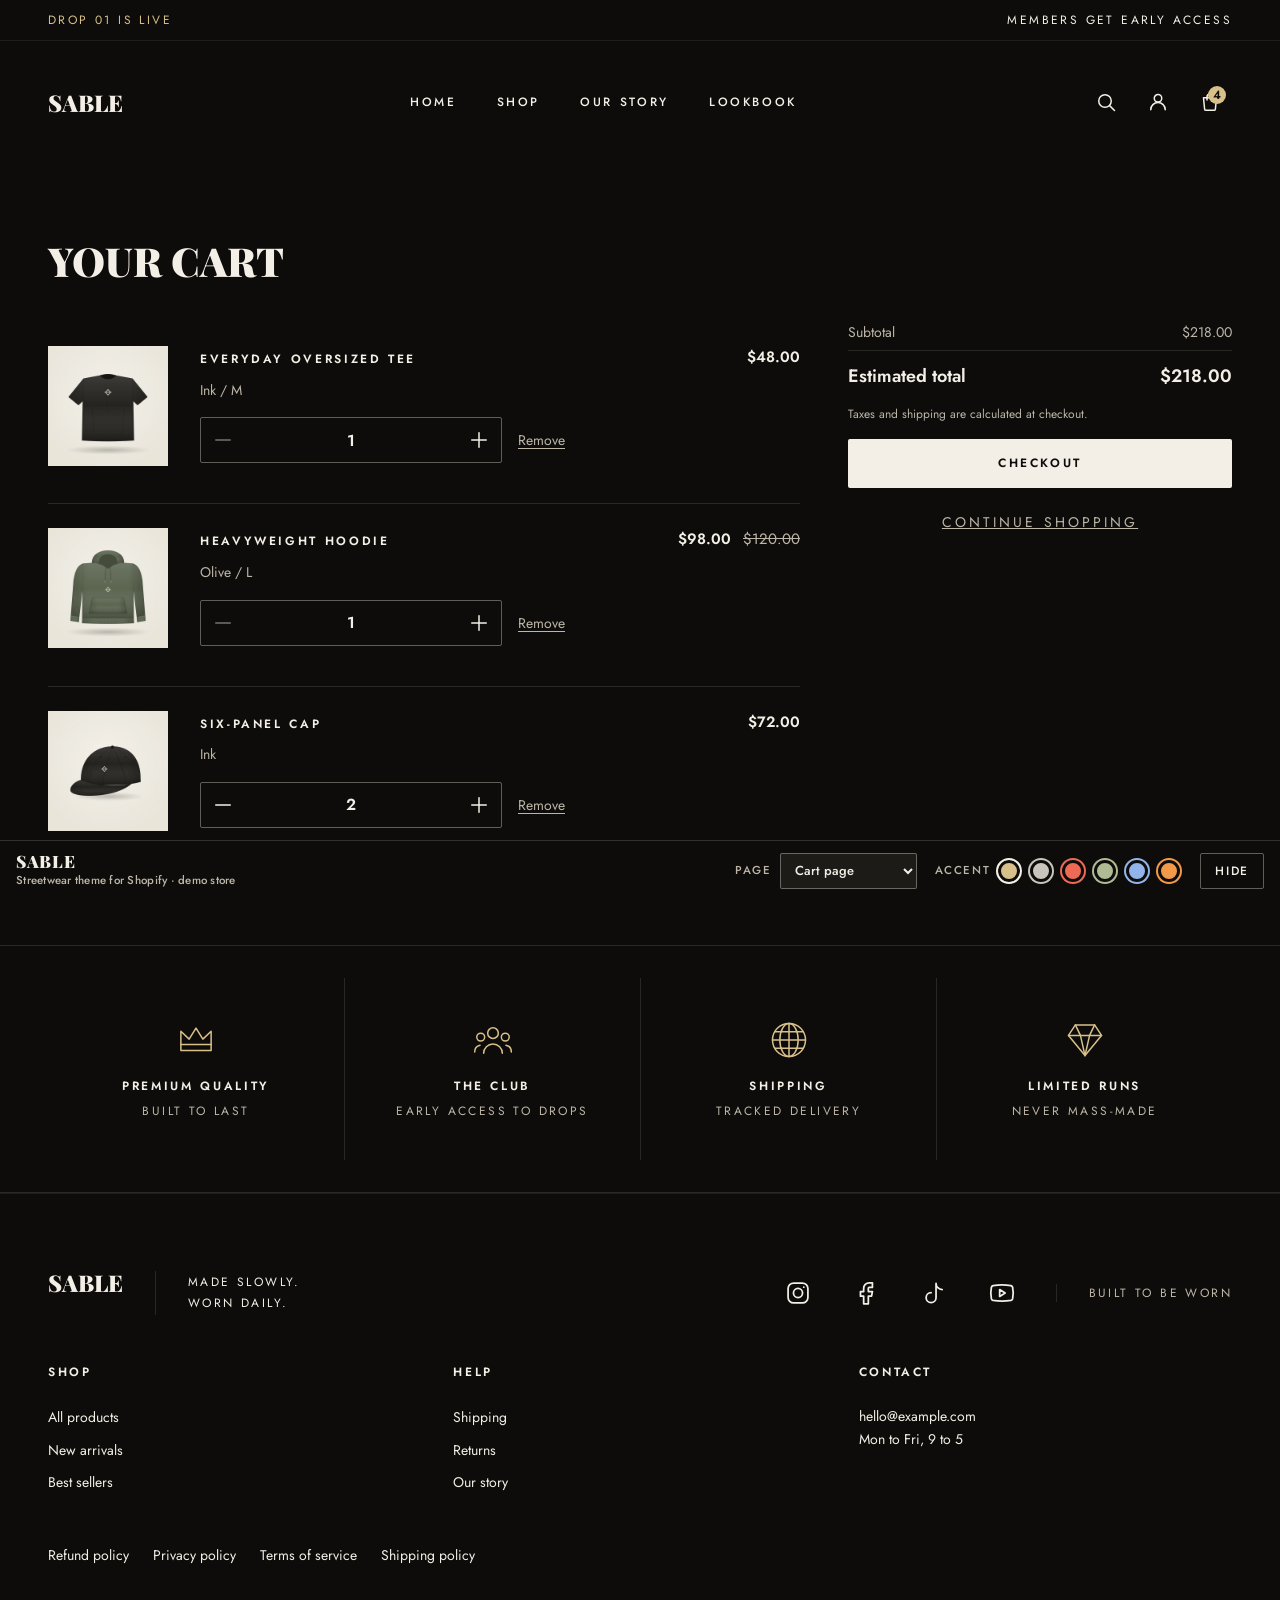
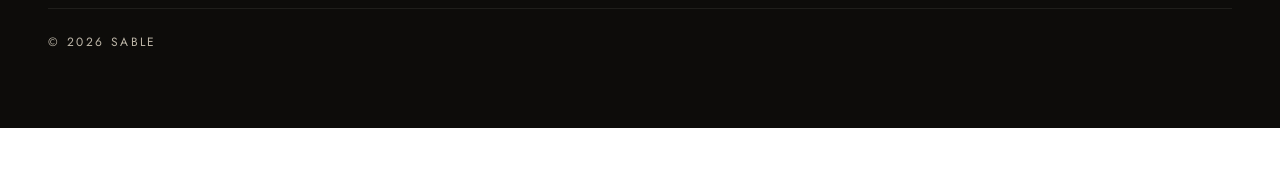
<file: cart.html>
<!doctype html>
<html lang="en" class="no-js"><head><meta charset="utf-8">
<meta name="viewport" content="width=device-width,initial-scale=1">
<title>Your cart | Sable</title>
<meta name="description" content="Live demo of Sable, a streetwear theme for Shopify. Demo products and artwork are placeholders.">
<meta name="robots" content="noindex">
<link rel="preconnect" href="https://fonts.googleapis.com"><link rel="preconnect" href="https://fonts.gstatic.com" crossorigin><link rel="stylesheet" href="https://fonts.googleapis.com/css2?family=Jost:wght@400;500;600&family=Playfair+Display:wght@900&display=swap">
<link rel="stylesheet" href="assets/design-tokens.css">
<link rel="stylesheet" href="assets/base.css">
<link rel="stylesheet" href="assets/header.css">
<link rel="stylesheet" href="assets/component-container.css">
<link rel="stylesheet" href="assets/component-button.css">
<link rel="stylesheet" href="assets/component-pagination.css">
<link rel="stylesheet" href="assets/component-quantity.css">
<link rel="stylesheet" href="assets/component-cart-line.css">
<style>
  :root {
    --palette-ink: #0D0C0A;
    --palette-cream: #F3EFE6;
    --palette-accent: #D8C08A;
    --palette-accent-strong: #82672B;
    --palette-accent-hover: #E6D3A6;

    --container-standard: 1440px;
    --radius-sm: 2px;
    --font-display: Playfair Display, serif;
    --font-body: Jost, sans-serif;
  }
</style>

<link rel="stylesheet" href="assets/demo.css">
<script>document.documentElement.classList.replace('no-js','js');</script>
<script>window.Shopify = window.Shopify || {routes: {root: '/'}};</script>
<script src="assets/demo.js"></script>
<script src="assets/header.js" defer></script>
<script src="assets/cart.js" defer></script>
</head><body class="template-cart" data-demo-page="cart">
<a class="skip-link" href="#MainContent">Skip to content</a>
<div id="shopify-section-announcement-bar" class="shopify-section"><div class="announcement-bar surface-dark announcement-bar--align-edges" data-announcement-bar>
    <div class="announcement-bar__inner"><span class="announcement-bar__item" ><span class="announcement-bar__text">Drop 01 Is Live</span>
          </span><span class="announcement-bar__item" ><span class="announcement-bar__text">Members Get Early Access</span>
          </span></div>
  </div>
</div>
<div id="shopify-section-header" class="shopify-section"><header
  class="header surface-dark"
  data-header
  
><div class="header__inner container"><div class="header__cluster header__cluster--start">
      <button
        type="button"
        class="header__control header__menu-toggle"
        aria-expanded="false"
        aria-controls="MobileMenu"
        data-menu-toggle
      >
        <svg class="icon icon--menu " xmlns="http://www.w3.org/2000/svg" viewBox="0 0 24 24" fill="none" stroke="currentColor" stroke-width="1.5" stroke-linecap="round" stroke-linejoin="round" aria-hidden="true" focusable="false"><path d="M3.75 6.5h16.5"/><path d="M3.75 12h16.5"/><path d="M3.75 17.5h16.5"/></svg>

        <span class="visually-hidden">Menu</span>
      </button>
    </div><div class="header__branding"><a
          class="header__logo-link"
          href="index.html"
          
        >
          <span class="header__wordmark">Sable</span>
        </a></div><nav class="header__nav" aria-label="Primary">
      <ul class="header__nav-list" role="list"><li class="header__nav-item">
              <a
                class="header__nav-link"
                href="index.html"
                
              >Home</a>
            </li><li class="header__nav-item">
              <a
                class="header__nav-link"
                href="collection.html"
                
              >Shop</a>
            </li><li class="header__nav-item">
              <a
                class="header__nav-link"
                href="index.html#story"
                
              >Our Story</a>
            </li><li class="header__nav-item">
              <a
                class="header__nav-link"
                href="index.html#lookbook"
                
              >Lookbook</a>
            </li></ul>
    </nav><div class="header__cluster header__cluster--end"><a class="header__control" href="search.html" data-search-trigger>
          <svg class="icon icon--search " xmlns="http://www.w3.org/2000/svg" viewBox="0 0 24 24" fill="none" stroke="currentColor" stroke-width="1.5" stroke-linecap="round" stroke-linejoin="round" aria-hidden="true" focusable="false"><circle cx="11" cy="11" r="6.25"/><path d="M15.6 15.6 20.5 20.5"/></svg>

          <span class="visually-hidden">Search</span>
        </a><shopify-account
          class="header__control header__account"
          menu="customer-account-main-menu"
        >
          <span class="header__account-avatar" slot="signed-out-avatar">
            <svg class="icon icon--account " xmlns="http://www.w3.org/2000/svg" viewBox="0 0 24 24" fill="none" stroke="currentColor" stroke-width="1.5" stroke-linecap="round" stroke-linejoin="round" aria-hidden="true" focusable="false"><circle cx="12" cy="8.25" r="3.75"/><path d="M4.75 19.75a7.25 7.25 0 0 1 14.5 0"/></svg>

            <span class="visually-hidden">Account</span>
          </span>
        </shopify-account><a
          class="header__control header__cart"
          href="cart.html"
          data-cart-bubble
          
        >
          <svg class="icon icon--cart " xmlns="http://www.w3.org/2000/svg" viewBox="0 0 24 24" fill="none" stroke="currentColor" stroke-width="1.5" stroke-linecap="round" stroke-linejoin="round" aria-hidden="true" focusable="false"><path d="M5.5 7.75h13l-1.1 11.3a1.4 1.4 0 0 1-1.4 1.2H8a1.4 1.4 0 0 1-1.4-1.2Z"/><path d="M9 10V6.9a3 3 0 0 1 6 0V10"/></svg>

<span class="visually-hidden">Cart</span><span class="header__cart-count" data-cart-count aria-hidden="true">4</span>
  <span class="visually-hidden" data-cart-count-text>4 items</span>
        </a></div>
  </div><div class="header__search" id="HeaderSearch" data-search-panel hidden>
    <form
      class="header__search-form"
      action="search.html"
      method="get"
      role="search"
    >
      <label class="visually-hidden" for="HeaderSearchInput">
        Search the store
      </label>
      <input
        class="header__search-input"
        id="HeaderSearchInput"
        type="search"
        name="q"
        placeholder="Search the store…"
        data-search-input
      ><input type="hidden" name="type" value="product">
      <button type="submit" class="button button--primary header__search-submit">
        Search
      </button>
      <button type="button" class="header__control" data-search-close>
        <svg class="icon icon--close " xmlns="http://www.w3.org/2000/svg" viewBox="0 0 24 24" fill="none" stroke="currentColor" stroke-width="1.5" stroke-linecap="round" stroke-linejoin="round" aria-hidden="true" focusable="false"><path d="M6.4 6.4 17.6 17.6"/><path d="M17.6 6.4 6.4 17.6"/></svg>

        <span class="visually-hidden">Close search</span>
      </button>
    </form>
  </div><div class="header__panel" id="MobileMenu" data-menu-panel hidden>
    <div class="header__panel-header">
      <span class="header__panel-title">Menu</span>
      <button type="button" class="header__control" data-menu-close>
        <svg class="icon icon--close " xmlns="http://www.w3.org/2000/svg" viewBox="0 0 24 24" fill="none" stroke="currentColor" stroke-width="1.5" stroke-linecap="round" stroke-linejoin="round" aria-hidden="true" focusable="false"><path d="M6.4 6.4 17.6 17.6"/><path d="M17.6 6.4 6.4 17.6"/></svg>

        <span class="visually-hidden">Close menu</span>
      </button>
    </div>

    <nav class="header__panel-nav" aria-label="Main">
      <ul class="header__panel-list" role="list"><li>
              <a
                class="header__panel-link"
                href="index.html"
                
              >Home</a>
            </li><li>
              <a
                class="header__panel-link"
                href="collection.html"
                
              >Shop</a>
            </li><li>
              <a
                class="header__panel-link"
                href="index.html#story"
                
              >Our Story</a>
            </li><li>
              <a
                class="header__panel-link"
                href="index.html#lookbook"
                
              >Lookbook</a>
            </li></ul>
    </nav></div>

  <div class="header__overlay" data-menu-overlay hidden></div>
</header>


</div>
<main id="MainContent" tabindex="-1">
<div id="shopify-section-main" class="shopify-section"><link rel="stylesheet" href="assets/section-main-cart.css">

<div
  class="main-cart surface-dark"
  data-cart-page
  data-cart-page-section="main"
  
>
  <div class="main-cart__inner container">
    <h1 class="main-cart__title" tabindex="-1" id="CartPageTitle">Your cart</h1><p class="main-cart__error" data-cart-error role="alert" hidden></p>

    <div data-cart-page-inner><form
          action="cart.html"
          method="post"
          id="CartPageForm"
          class="main-cart__form"
          data-cart-form
        >
          <ul class="main-cart__lines" role="list"><li class="cart-line" data-cart-line data-line-key="demo:tee" data-line-index="1">
  <div class="cart-line__media"><a class="cart-line__media-link" href="product-everyday-tee.html" tabindex="-1" aria-hidden="true">
        <img class="cart-line__image" src="img/product-tee-ink.webp" srcset="img/product-tee-ink.webp 76w, img/product-tee-ink.webp 96w, img/product-tee-ink.webp 120w, img/product-tee-ink.webp 152w, img/product-tee-ink.webp 192w, img/product-tee-ink.webp 240w, img/product-tee-ink.webp 300w" sizes="(min-width: 768px) 120px, 96px" width="1200" height="1200" loading="eager" decoding="async" alt="">
      </a></div>

  <div class="cart-line__detail">
    <a class="cart-line__title" href="product-everyday-tee.html">Everyday Oversized Tee</a><p class="cart-line__variant"><span class="cart-line__variant-part">
            <span class="visually-hidden">Colour: </span>Ink
          </span><span aria-hidden="true"> / </span><span class="cart-line__variant-part">
            <span class="visually-hidden">Size: </span>M
          </span></p><div class="cart-line__controls">
      <div
  class="quantity"
  data-quantity
  data-line-key="demo:tee"
>
  <button
    type="button"
    class="quantity__button"
    data-quantity-step="-1"
    aria-disabled="true"
  >
    <svg class="icon icon--minus " xmlns="http://www.w3.org/2000/svg" viewBox="0 0 24 24" fill="none" stroke="currentColor" stroke-width="1.5" stroke-linecap="round" stroke-linejoin="round" aria-hidden="true" focusable="false"><path d="M4.75 12h14.5"/></svg>

    <span class="visually-hidden">Decrease quantity for Everyday Oversized Tee</span>
  </button>

  <label class="visually-hidden" for="CartPage-Quantity-demo:tee-1">Quantity for Everyday Oversized Tee</label>
  <input
    class="quantity__input"
    id="CartPage-Quantity-demo:tee-1"
    type="number"
    name="updates[]"
    value="1"
    min="1"
    step="1"
    
    inputmode="numeric"
    autocomplete="off"
    form="CartPageForm"
    
    data-quantity-input
  >

  <button
    type="button"
    class="quantity__button"
    data-quantity-step="1"
    
  >
    <svg class="icon icon--plus " xmlns="http://www.w3.org/2000/svg" viewBox="0 0 24 24" fill="none" stroke="currentColor" stroke-width="1.5" stroke-linecap="round" stroke-linejoin="round" aria-hidden="true" focusable="false"><path d="M12 4.75v14.5"/><path d="M4.75 12h14.5"/></svg>

    <span class="visually-hidden">Increase quantity for Everyday Oversized Tee</span>
  </button>
</div>
<a
        class="cart-line__remove"
        href="cart.html"
        data-cart-remove
        data-line-key="demo:tee"
      >
        <span aria-hidden="true">Remove</span>
        <span class="visually-hidden">Remove Everyday Oversized Tee from your cart</span>
      </a>
    </div>
  </div>

  <div class="cart-line__price"><span class="cart-line__price-final">$48.00</span></div>
</li>
<li class="cart-line" data-cart-line data-line-key="demo:hoodie" data-line-index="2">
  <div class="cart-line__media"><a class="cart-line__media-link" href="product-heavyweight-hoodie.html" tabindex="-1" aria-hidden="true">
        <img class="cart-line__image" src="img/product-hoodie-olive.webp" srcset="img/product-hoodie-olive.webp 76w, img/product-hoodie-olive.webp 96w, img/product-hoodie-olive.webp 120w, img/product-hoodie-olive.webp 152w, img/product-hoodie-olive.webp 192w, img/product-hoodie-olive.webp 240w, img/product-hoodie-olive.webp 300w" sizes="(min-width: 768px) 120px, 96px" width="1200" height="1200" loading="lazy" decoding="async" alt="">
      </a></div>

  <div class="cart-line__detail">
    <a class="cart-line__title" href="product-heavyweight-hoodie.html">Heavyweight Hoodie</a><p class="cart-line__variant"><span class="cart-line__variant-part">
            <span class="visually-hidden">Colour: </span>Olive
          </span><span aria-hidden="true"> / </span><span class="cart-line__variant-part">
            <span class="visually-hidden">Size: </span>L
          </span></p><div class="cart-line__controls">
      <div
  class="quantity"
  data-quantity
  data-line-key="demo:hoodie"
>
  <button
    type="button"
    class="quantity__button"
    data-quantity-step="-1"
    aria-disabled="true"
  >
    <svg class="icon icon--minus " xmlns="http://www.w3.org/2000/svg" viewBox="0 0 24 24" fill="none" stroke="currentColor" stroke-width="1.5" stroke-linecap="round" stroke-linejoin="round" aria-hidden="true" focusable="false"><path d="M4.75 12h14.5"/></svg>

    <span class="visually-hidden">Decrease quantity for Heavyweight Hoodie</span>
  </button>

  <label class="visually-hidden" for="CartPage-Quantity-demo:hoodie-2">Quantity for Heavyweight Hoodie</label>
  <input
    class="quantity__input"
    id="CartPage-Quantity-demo:hoodie-2"
    type="number"
    name="updates[]"
    value="1"
    min="1"
    step="1"
    
    inputmode="numeric"
    autocomplete="off"
    form="CartPageForm"
    
    data-quantity-input
  >

  <button
    type="button"
    class="quantity__button"
    data-quantity-step="1"
    
  >
    <svg class="icon icon--plus " xmlns="http://www.w3.org/2000/svg" viewBox="0 0 24 24" fill="none" stroke="currentColor" stroke-width="1.5" stroke-linecap="round" stroke-linejoin="round" aria-hidden="true" focusable="false"><path d="M12 4.75v14.5"/><path d="M4.75 12h14.5"/></svg>

    <span class="visually-hidden">Increase quantity for Heavyweight Hoodie</span>
  </button>
</div>
<a
        class="cart-line__remove"
        href="cart.html"
        data-cart-remove
        data-line-key="demo:hoodie"
      >
        <span aria-hidden="true">Remove</span>
        <span class="visually-hidden">Remove Heavyweight Hoodie from your cart</span>
      </a>
    </div>
  </div>

  <div class="cart-line__price"><span class="visually-hidden">Sale price</span>
      <span class="cart-line__price-final">$98.00</span>
      <span class="visually-hidden">Regular price</span>
      <s class="cart-line__price-original">$120.00</s></div>
</li>
<li class="cart-line" data-cart-line data-line-key="demo:cap" data-line-index="3">
  <div class="cart-line__media"><a class="cart-line__media-link" href="product-six-panel-cap.html" tabindex="-1" aria-hidden="true">
        <img class="cart-line__image" src="img/product-cap-ink.webp" srcset="img/product-cap-ink.webp 76w, img/product-cap-ink.webp 96w, img/product-cap-ink.webp 120w, img/product-cap-ink.webp 152w, img/product-cap-ink.webp 192w, img/product-cap-ink.webp 240w, img/product-cap-ink.webp 300w" sizes="(min-width: 768px) 120px, 96px" width="1200" height="1200" loading="lazy" decoding="async" alt="">
      </a></div>

  <div class="cart-line__detail">
    <a class="cart-line__title" href="product-six-panel-cap.html">Six-Panel Cap</a><p class="cart-line__variant"><span class="cart-line__variant-part">
            <span class="visually-hidden">Colour: </span>Ink
          </span></p><div class="cart-line__controls">
      <div
  class="quantity"
  data-quantity
  data-line-key="demo:cap"
>
  <button
    type="button"
    class="quantity__button"
    data-quantity-step="-1"
    
  >
    <svg class="icon icon--minus " xmlns="http://www.w3.org/2000/svg" viewBox="0 0 24 24" fill="none" stroke="currentColor" stroke-width="1.5" stroke-linecap="round" stroke-linejoin="round" aria-hidden="true" focusable="false"><path d="M4.75 12h14.5"/></svg>

    <span class="visually-hidden">Decrease quantity for Six-Panel Cap</span>
  </button>

  <label class="visually-hidden" for="CartPage-Quantity-demo:cap-3">Quantity for Six-Panel Cap</label>
  <input
    class="quantity__input"
    id="CartPage-Quantity-demo:cap-3"
    type="number"
    name="updates[]"
    value="2"
    min="1"
    step="1"
    
    inputmode="numeric"
    autocomplete="off"
    form="CartPageForm"
    
    data-quantity-input
  >

  <button
    type="button"
    class="quantity__button"
    data-quantity-step="1"
    
  >
    <svg class="icon icon--plus " xmlns="http://www.w3.org/2000/svg" viewBox="0 0 24 24" fill="none" stroke="currentColor" stroke-width="1.5" stroke-linecap="round" stroke-linejoin="round" aria-hidden="true" focusable="false"><path d="M12 4.75v14.5"/><path d="M4.75 12h14.5"/></svg>

    <span class="visually-hidden">Increase quantity for Six-Panel Cap</span>
  </button>
</div>
<a
        class="cart-line__remove"
        href="cart.html"
        data-cart-remove
        data-line-key="demo:cap"
      >
        <span aria-hidden="true">Remove</span>
        <span class="visually-hidden">Remove Six-Panel Cap from your cart</span>
      </a>
    </div>
  </div>

  <div class="cart-line__price"><span class="cart-line__price-final">$72.00</span></div>
</li>
</ul>

          <div class="main-cart__summary"><dl class="cart-totals">
  <div class="cart-totals__row">
    <dt>Subtotal</dt>
    <dd>$218.00</dd>
  </div><div class="cart-totals__row cart-totals__row--final">
    <dt>Estimated total</dt>
    <dd data-cart-total>$218.00</dd>
  </div>
</dl>

<p class="cart-totals__note">Taxes and shipping are calculated at checkout.</p>
<button type="submit" name="update" class="button button--secondary main-cart__update">
              Update cart
            </button>

            <button type="submit" name="checkout" class="button button--primary button--full">
              Checkout
            </button><a class="main-cart__continue" href="index.html">
              Continue shopping
            </a>
          </div>
        </form></div>
  </div>
</div>


</div>
</main>

<div id="CartStatus" class="visually-hidden" role="status" aria-live="polite" data-cart-no-inert></div>
<div hidden data-cart-no-inert data-cart-strings
  data-added="Added to your cart."
  data-updated="Cart updated."
  data-removed="Removed from your cart."
  data-note-saved="Order note saved."
  data-quantity-announce="Quantity: [count]"
  data-error-generic="Unable to update your cart. Please try again."
  data-error-network="We could not reach the store. Check your connection and try again."></div>
<div id="shopify-section-brand-values" class="shopify-section"><link rel="stylesheet" href="assets/section-brand-values.css">

<div class="brand-values surface-dark brand-values--cols-4 brand-values--dividers">
  <div class="brand-values__inner container"><ul class="brand-values__list" role="list"><li
          class="brand-values__item"
          
        ><div class="brand-values__body">
              <svg class="icon icon--crown brand-values__icon" xmlns="http://www.w3.org/2000/svg" viewBox="0 0 24 24" fill="none" stroke="currentColor" stroke-width="1.5" stroke-linecap="round" stroke-linejoin="round" aria-hidden="true" focusable="false"><path d="M3.75 17.75V7.25l4.5 4.25L12 5.5l3.75 6 4.5-4.25v10.5Z"/><path d="M3.75 14.5h16.5"/></svg>
<span class="brand-values__title">Premium Quality</span><span class="brand-values__sub">Built To Last</span></div></li><li
          class="brand-values__item"
          
        ><div class="brand-values__body">
              <svg class="icon icon--community brand-values__icon" xmlns="http://www.w3.org/2000/svg" viewBox="0 0 24 24" fill="none" stroke="currentColor" stroke-width="1.5" stroke-linecap="round" stroke-linejoin="round" aria-hidden="true" focusable="false"><circle cx="12" cy="8.25" r="2.9"/><path d="M6.9 19.25a5.1 5.1 0 0 1 10.2 0"/><circle cx="5.3" cy="10.4" r="2.15"/><path d="M2 18.5a3.75 3.75 0 0 1 2.95-3.66"/><circle cx="18.7" cy="10.4" r="2.15"/><path d="M22 18.5a3.75 3.75 0 0 0-2.95-3.66"/></svg>
<span class="brand-values__title">The Club</span><span class="brand-values__sub">Early Access To Drops</span></div></li><li
          class="brand-values__item"
          
        ><div class="brand-values__body">
              <svg class="icon icon--globe brand-values__icon" xmlns="http://www.w3.org/2000/svg" viewBox="0 0 24 24" fill="none" stroke="currentColor" stroke-width="1.5" stroke-linecap="round" stroke-linejoin="round" aria-hidden="true" focusable="false"><circle cx="12" cy="12" r="9"/><path d="M12 3v18"/><path d="M3 12h18"/><path d="M4.2 7.5h15.6"/><path d="M4.2 16.5h15.6"/><path d="M12 3a5 9 0 0 1 0 18"/><path d="M12 3a5 9 0 0 0 0 18"/></svg>
<span class="brand-values__title">Shipping</span><span class="brand-values__sub">Tracked Delivery</span></div></li><li
          class="brand-values__item"
          
        ><div class="brand-values__body">
              <svg class="icon icon--diamond brand-values__icon" xmlns="http://www.w3.org/2000/svg" viewBox="0 0 24 24" fill="none" stroke="currentColor" stroke-width="1.5" stroke-linecap="round" stroke-linejoin="round" aria-hidden="true" focusable="false"><path d="M6.75 3.75h10.5L21 9.5 12 20.5 3 9.5Z"/><path d="M3 9.5h18"/><path d="m6.75 3.75 2.75 5.75L12 20.5"/><path d="m17.25 3.75-2.75 5.75L12 20.5"/></svg>
<span class="brand-values__title">Limited Runs</span><span class="brand-values__sub">Never Mass-Made</span></div></li></ul></div>
</div>
</div>
<div id="shopify-section-footer" class="shopify-section"><link rel="stylesheet" href="assets/section-footer.css"><footer class="footer surface-dark" role="contentinfo">
  <div class="footer__inner container"><div class="footer__brand"><a class="footer__logo-link" href="index.html"><span class="footer__wordmark">Sable</span></a><div class="footer__lockup-text"><p class="footer__tagline">Made Slowly.<br />
Worn Daily.</p></div><nav class="footer__social" aria-label="Social"><ul class="footer__social-list" role="list"><li>
                  <a class="footer__link footer__social-link" href="#">
                    <svg class="icon icon--instagram " xmlns="http://www.w3.org/2000/svg" viewBox="0 0 24 24" fill="none" stroke="currentColor" stroke-width="1.5" stroke-linecap="round" stroke-linejoin="round" aria-hidden="true" focusable="false"><rect x="3.5" y="3.5" width="17" height="17" rx="4.75"/><circle cx="12" cy="12" r="3.9"/><path d="M16.95 7.05h.01"/></svg>

                    <span class="visually-hidden">Instagram</span>
                  </a>
                </li><li>
                  <a class="footer__link footer__social-link" href="#">
                    <svg class="icon icon--facebook " xmlns="http://www.w3.org/2000/svg" viewBox="0 0 24 24" fill="none" stroke="currentColor" stroke-width="1.5" stroke-linecap="round" stroke-linejoin="round" aria-hidden="true" focusable="false"><path d="M17.5 3.25h-2.75a4.75 4.75 0 0 0-4.75 4.75v2.75H7.25v4h2.75v6.5h4v-6.5h2.75l.75-4h-3.5V8a.75.75 0 0 1 .75-.75h2.75Z"/></svg>

                    <span class="visually-hidden">Facebook</span>
                  </a>
                </li><li>
                  <a class="footer__link footer__social-link" href="#">
                    <svg class="icon icon--tiktok " xmlns="http://www.w3.org/2000/svg" viewBox="0 0 24 24" fill="none" stroke="currentColor" stroke-width="1.5" stroke-linecap="round" stroke-linejoin="round" aria-hidden="true" focusable="false"><path d="M9.5 11.75a4.25 4.25 0 1 0 4.25 4.25V3.75a5.25 5.25 0 0 0 5.25 5.25"/></svg>

                    <span class="visually-hidden">TikTok</span>
                  </a>
                </li><li>
                  <a class="footer__link footer__social-link" href="#">
                    <svg class="icon icon--youtube " xmlns="http://www.w3.org/2000/svg" viewBox="0 0 24 24" fill="none" stroke="currentColor" stroke-width="1.5" stroke-linecap="round" stroke-linejoin="round" aria-hidden="true" focusable="false"><path d="M2.9 16.85a23.6 23.6 0 0 1 0-9.7 2.1 2.1 0 0 1 1.47-1.47 48.5 48.5 0 0 1 15.26 0 2.1 2.1 0 0 1 1.47 1.47 23.6 23.6 0 0 1 0 9.7 2.1 2.1 0 0 1-1.47 1.47 48.5 48.5 0 0 1-15.26 0 2.1 2.1 0 0 1-1.47-1.47Z"/><path d="m10 14.9 4.7-2.9-4.7-2.9Z"/></svg>

                    <span class="visually-hidden">YouTube</span>
                  </a>
                </li></ul>
          </nav><p class="footer__strapline">Built To Be Worn</p></div><div class="footer__blocks"><nav
                  class="footer__column"
                  aria-labelledby="FooterMenu-shop"
                  
                ><h2 class="footer__heading" id="FooterMenu-shop">Shop</h2>
                  <ul class="footer__menu" role="list"><li>
                        <a
                          class="footer__link"
                          href="collection.html"
                          
                        >All products</a>
                      </li><li>
                        <a
                          class="footer__link"
                          href="collection.html"
                          
                        >New arrivals</a>
                      </li><li>
                        <a
                          class="footer__link"
                          href="collection.html"
                          
                        >Best sellers</a>
                      </li></ul>
                </nav><nav
                  class="footer__column"
                  aria-labelledby="FooterMenu-help"
                  
                ><h2 class="footer__heading" id="FooterMenu-help">Help</h2>
                  <ul class="footer__menu" role="list"><li>
                        <a
                          class="footer__link"
                          href="policy.html"
                          
                        >Shipping</a>
                      </li><li>
                        <a
                          class="footer__link"
                          href="policy.html"
                          
                        >Returns</a>
                      </li><li>
                        <a
                          class="footer__link"
                          href="our-story.html"
                          
                        >Our story</a>
                      </li></ul>
                </nav><div class="footer__column" ><h2 class="footer__heading">Contact</h2><div class="footer__text"><p>hello@example.com<br>Mon to Fri, 9 to 5</p></div></div></div><div class="footer__utility"><nav class="footer__policies" aria-label="Policies">
            <ul class="footer__policy-list" role="list"><li>
                    <a class="footer__link" href="policy.html">Refund policy</a>
                  </li><li>
                    <a class="footer__link" href="policy.html">Privacy policy</a>
                  </li><li>
                    <a class="footer__link" href="policy.html">Terms of service</a>
                  </li><li>
                    <a class="footer__link" href="policy.html">Shipping policy</a>
                  </li></ul>
          </nav></div><div class="footer__bottom">
      <p class="footer__copyright">
        © 2026 Sable
      </p>
    </div></div>
</footer>


</div>
</body></html>
</file>
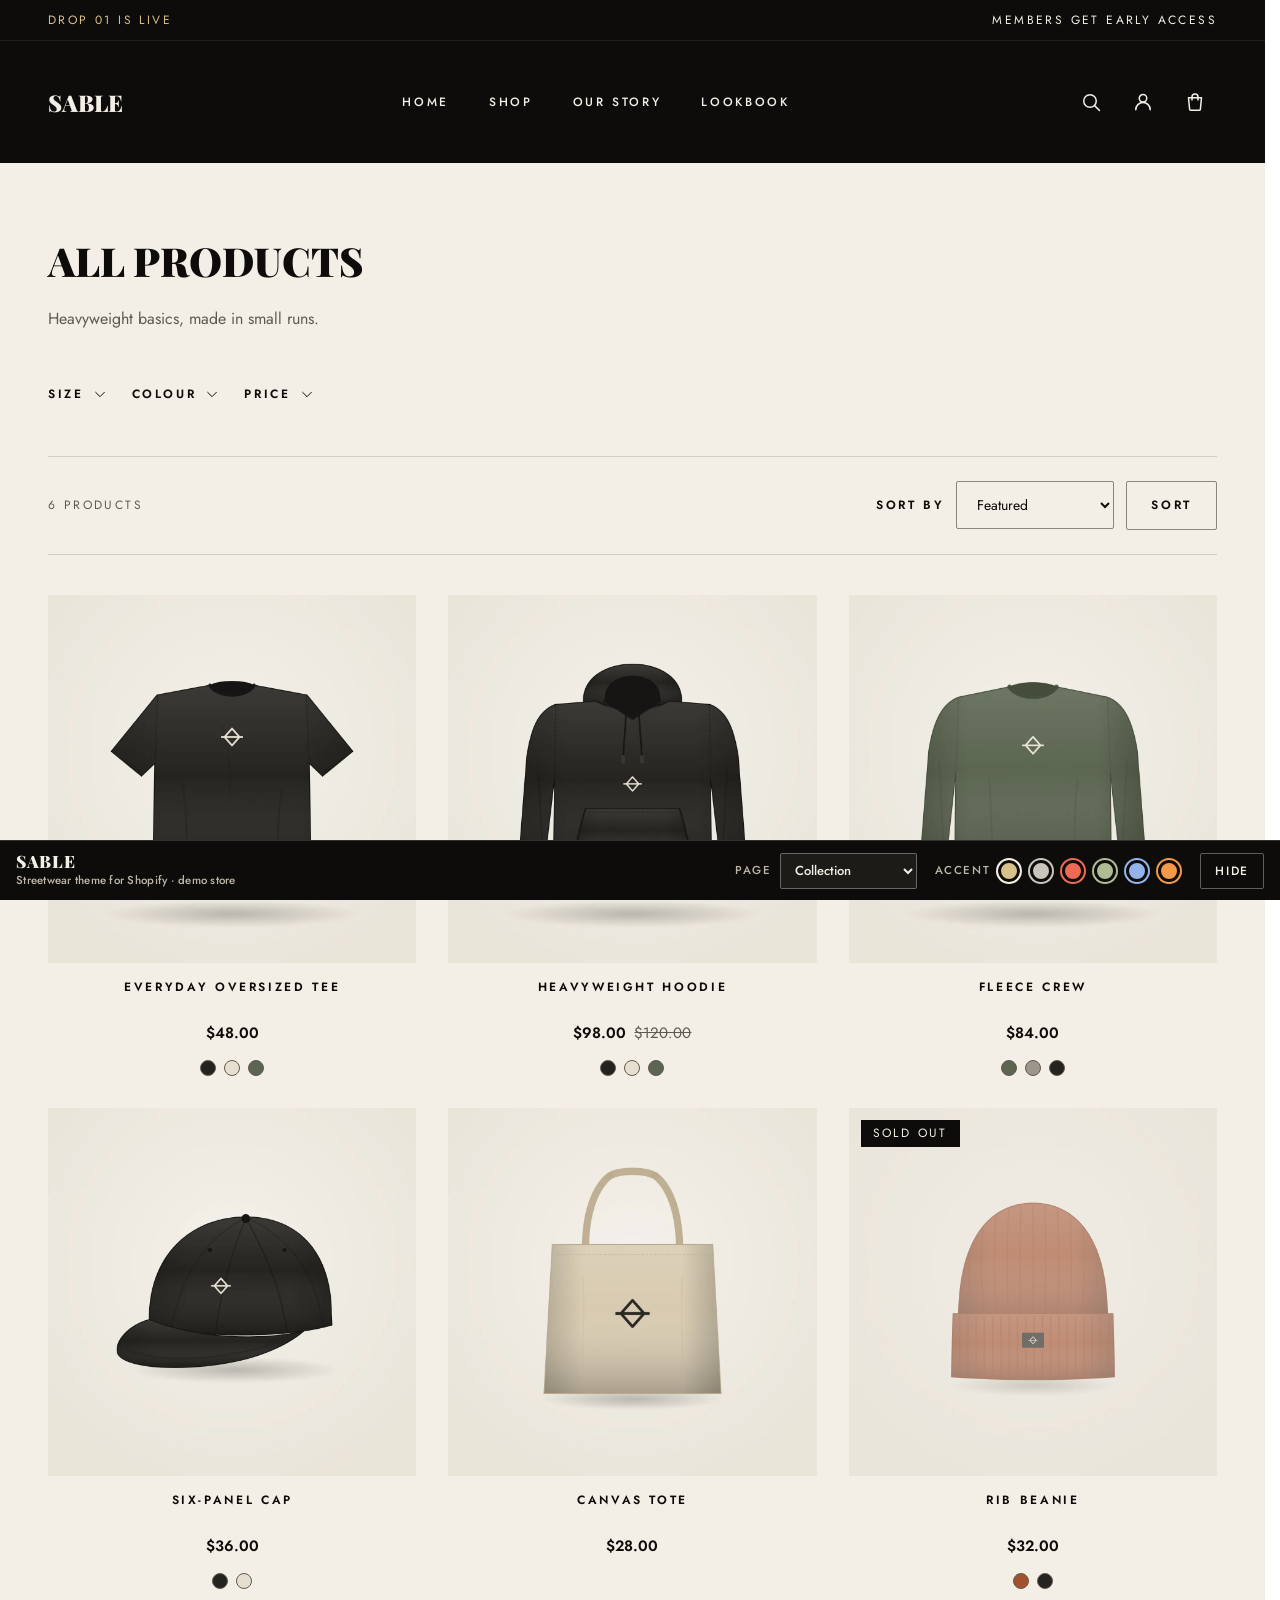
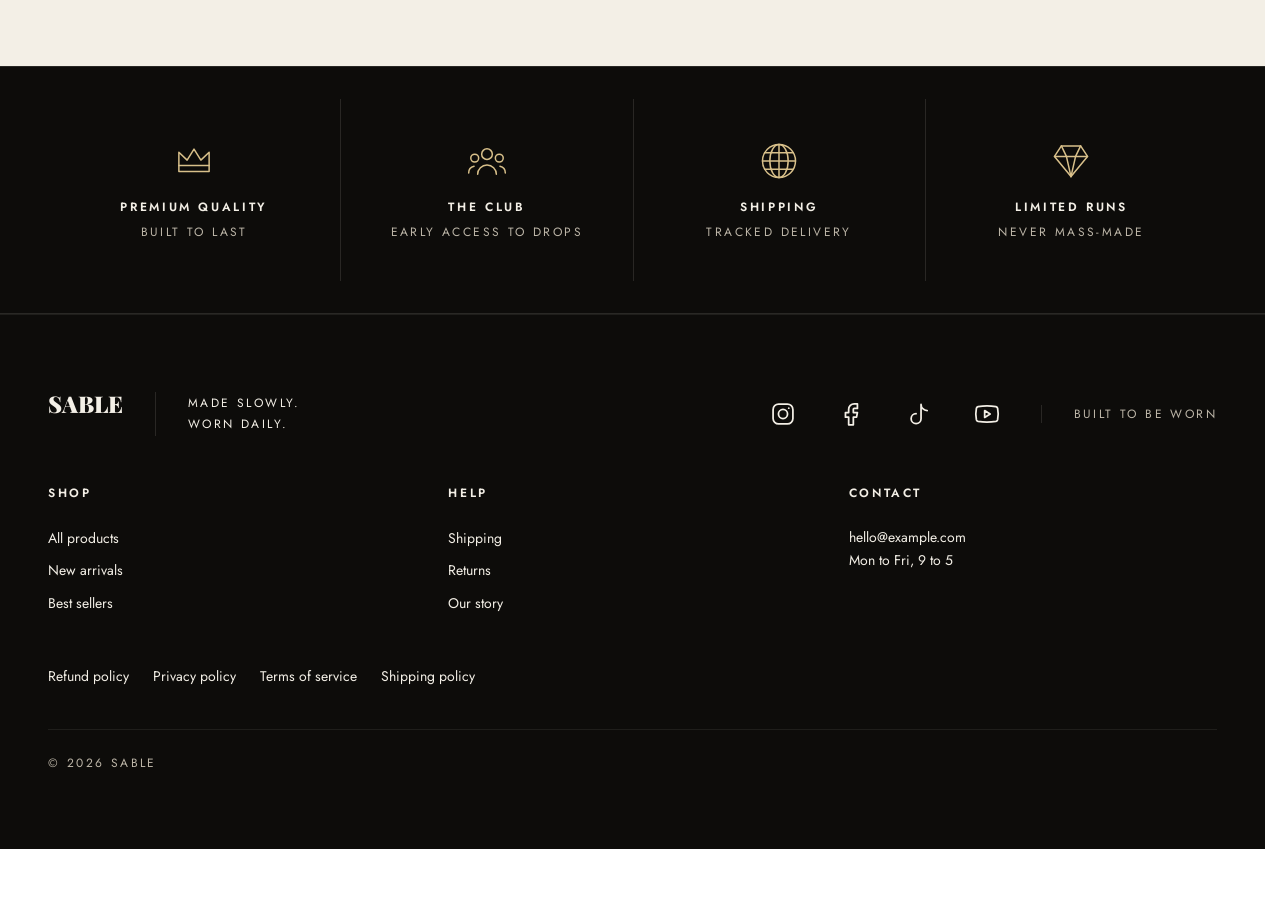
<file: collection.html>
<!doctype html>
<html lang="en" class="no-js"><head><meta charset="utf-8">
<meta name="viewport" content="width=device-width,initial-scale=1">
<title>All Products | Sable</title>
<meta name="description" content="Live demo of Sable, a streetwear theme for Shopify. Demo products and artwork are placeholders.">
<meta name="robots" content="noindex">
<link rel="preconnect" href="https://fonts.googleapis.com"><link rel="preconnect" href="https://fonts.gstatic.com" crossorigin><link rel="stylesheet" href="https://fonts.googleapis.com/css2?family=Jost:wght@400;500;600&family=Playfair+Display:wght@900&display=swap">
<link rel="stylesheet" href="assets/design-tokens.css">
<link rel="stylesheet" href="assets/base.css">
<link rel="stylesheet" href="assets/header.css">
<link rel="stylesheet" href="assets/component-container.css">
<link rel="stylesheet" href="assets/component-button.css">
<link rel="stylesheet" href="assets/component-pagination.css">
<link rel="stylesheet" href="assets/component-quantity.css">
<link rel="stylesheet" href="assets/component-cart-line.css">
<style>
  :root {
    --palette-ink: #0D0C0A;
    --palette-cream: #F3EFE6;
    --palette-accent: #D8C08A;
    --palette-accent-strong: #82672B;
    --palette-accent-hover: #E6D3A6;

    --container-standard: 1440px;
    --radius-sm: 2px;
    --font-display: Playfair Display, serif;
    --font-body: Jost, sans-serif;
  }
</style>

<link rel="stylesheet" href="assets/demo.css">
<script>document.documentElement.classList.replace('no-js','js');</script>
<script>window.Shopify = window.Shopify || {routes: {root: '/'}};</script>
<script src="assets/demo.js"></script>
<script src="assets/header.js" defer></script>
<script src="assets/cart.js" defer></script>
</head><body class="template-collection" data-demo-page="collection">
<a class="skip-link" href="#MainContent">Skip to content</a>
<div id="shopify-section-announcement-bar" class="shopify-section"><div class="announcement-bar surface-dark announcement-bar--align-edges" data-announcement-bar>
    <div class="announcement-bar__inner"><span class="announcement-bar__item" ><span class="announcement-bar__text">Drop 01 Is Live</span>
          </span><span class="announcement-bar__item" ><span class="announcement-bar__text">Members Get Early Access</span>
          </span></div>
  </div>
</div>
<div id="shopify-section-header" class="shopify-section"><header
  class="header surface-dark"
  data-header
  
><div class="header__inner container"><div class="header__cluster header__cluster--start">
      <button
        type="button"
        class="header__control header__menu-toggle"
        aria-expanded="false"
        aria-controls="MobileMenu"
        data-menu-toggle
      >
        <svg class="icon icon--menu " xmlns="http://www.w3.org/2000/svg" viewBox="0 0 24 24" fill="none" stroke="currentColor" stroke-width="1.5" stroke-linecap="round" stroke-linejoin="round" aria-hidden="true" focusable="false"><path d="M3.75 6.5h16.5"/><path d="M3.75 12h16.5"/><path d="M3.75 17.5h16.5"/></svg>

        <span class="visually-hidden">Menu</span>
      </button>
    </div><div class="header__branding"><a
          class="header__logo-link"
          href="index.html"
          
        >
          <span class="header__wordmark">Sable</span>
        </a></div><nav class="header__nav" aria-label="Primary">
      <ul class="header__nav-list" role="list"><li class="header__nav-item">
              <a
                class="header__nav-link"
                href="index.html"
                
              >Home</a>
            </li><li class="header__nav-item">
              <a
                class="header__nav-link"
                href="collection.html"
                
              >Shop</a>
            </li><li class="header__nav-item">
              <a
                class="header__nav-link"
                href="index.html#story"
                
              >Our Story</a>
            </li><li class="header__nav-item">
              <a
                class="header__nav-link"
                href="index.html#lookbook"
                
              >Lookbook</a>
            </li></ul>
    </nav><div class="header__cluster header__cluster--end"><a class="header__control" href="search.html" data-search-trigger>
          <svg class="icon icon--search " xmlns="http://www.w3.org/2000/svg" viewBox="0 0 24 24" fill="none" stroke="currentColor" stroke-width="1.5" stroke-linecap="round" stroke-linejoin="round" aria-hidden="true" focusable="false"><circle cx="11" cy="11" r="6.25"/><path d="M15.6 15.6 20.5 20.5"/></svg>

          <span class="visually-hidden">Search</span>
        </a><shopify-account
          class="header__control header__account"
          menu="customer-account-main-menu"
        >
          <span class="header__account-avatar" slot="signed-out-avatar">
            <svg class="icon icon--account " xmlns="http://www.w3.org/2000/svg" viewBox="0 0 24 24" fill="none" stroke="currentColor" stroke-width="1.5" stroke-linecap="round" stroke-linejoin="round" aria-hidden="true" focusable="false"><circle cx="12" cy="8.25" r="3.75"/><path d="M4.75 19.75a7.25 7.25 0 0 1 14.5 0"/></svg>

            <span class="visually-hidden">Account</span>
          </span>
        </shopify-account><a
          class="header__control header__cart"
          href="cart.html"
          data-cart-bubble
          aria-controls="CartDrawer"
        >
          <svg class="icon icon--cart " xmlns="http://www.w3.org/2000/svg" viewBox="0 0 24 24" fill="none" stroke="currentColor" stroke-width="1.5" stroke-linecap="round" stroke-linejoin="round" aria-hidden="true" focusable="false"><path d="M5.5 7.75h13l-1.1 11.3a1.4 1.4 0 0 1-1.4 1.2H8a1.4 1.4 0 0 1-1.4-1.2Z"/><path d="M9 10V6.9a3 3 0 0 1 6 0V10"/></svg>

<span class="visually-hidden">Cart</span>
        </a></div>
  </div><div class="header__search" id="HeaderSearch" data-search-panel hidden>
    <form
      class="header__search-form"
      action="search.html"
      method="get"
      role="search"
    >
      <label class="visually-hidden" for="HeaderSearchInput">
        Search the store
      </label>
      <input
        class="header__search-input"
        id="HeaderSearchInput"
        type="search"
        name="q"
        placeholder="Search the store…"
        data-search-input
      ><input type="hidden" name="type" value="product">
      <button type="submit" class="button button--primary header__search-submit">
        Search
      </button>
      <button type="button" class="header__control" data-search-close>
        <svg class="icon icon--close " xmlns="http://www.w3.org/2000/svg" viewBox="0 0 24 24" fill="none" stroke="currentColor" stroke-width="1.5" stroke-linecap="round" stroke-linejoin="round" aria-hidden="true" focusable="false"><path d="M6.4 6.4 17.6 17.6"/><path d="M17.6 6.4 6.4 17.6"/></svg>

        <span class="visually-hidden">Close search</span>
      </button>
    </form>
  </div><div class="header__panel" id="MobileMenu" data-menu-panel hidden>
    <div class="header__panel-header">
      <span class="header__panel-title">Menu</span>
      <button type="button" class="header__control" data-menu-close>
        <svg class="icon icon--close " xmlns="http://www.w3.org/2000/svg" viewBox="0 0 24 24" fill="none" stroke="currentColor" stroke-width="1.5" stroke-linecap="round" stroke-linejoin="round" aria-hidden="true" focusable="false"><path d="M6.4 6.4 17.6 17.6"/><path d="M17.6 6.4 6.4 17.6"/></svg>

        <span class="visually-hidden">Close menu</span>
      </button>
    </div>

    <nav class="header__panel-nav" aria-label="Main">
      <ul class="header__panel-list" role="list"><li>
              <a
                class="header__panel-link"
                href="index.html"
                
              >Home</a>
            </li><li>
              <a
                class="header__panel-link"
                href="collection.html"
                
              >Shop</a>
            </li><li>
              <a
                class="header__panel-link"
                href="index.html#story"
                
              >Our Story</a>
            </li><li>
              <a
                class="header__panel-link"
                href="index.html#lookbook"
                
              >Lookbook</a>
            </li></ul>
    </nav></div>

  <div class="header__overlay" data-menu-overlay hidden></div>
</header>


</div>
<main id="MainContent" tabindex="-1">
<div id="shopify-section-main" class="shopify-section"><link rel="stylesheet" href="assets/component-product-card.css">
<link rel="stylesheet" href="assets/section-main-collection.css"><link rel="stylesheet" href="assets/component-facets.css">
  <script src="assets/facets.js" defer="defer"></script><style>
  #shopify-section-main .product-grid { --product-cols: 2; }
  @media (min-width: 768px) {
    #shopify-section-main .product-grid { --product-cols: 2; }
  }
  @media (min-width: 1024px) {
    #shopify-section-main .product-grid { --product-cols: 4; }
  }
</style>

<div
  class="main-collection surface-light"
  data-collection-page
  data-collection-section="main"
  
><div class="main-collection__inner container">
    <div class="main-collection__header"><h1 class="main-collection__title">All Products</h1><div class="main-collection__description rte"><p>Heavyweight basics, made in small runs.</p></div></div><div class="facets" data-facets><div class="facets__bar">
      <p class="facets__bar-title">Filter</p>
      <button
        type="button"
        class="facets__close"
        data-facets-close
      >
        <svg class="icon icon--close " xmlns="http://www.w3.org/2000/svg" viewBox="0 0 24 24" fill="none" stroke="currentColor" stroke-width="1.5" stroke-linecap="round" stroke-linejoin="round" aria-hidden="true" focusable="false"><path d="M6.4 6.4 17.6 17.6"/><path d="M17.6 6.4 6.4 17.6"/></svg>

        <span class="visually-hidden">Close filters</span>
      </button>
    </div>

    <div class="facets__groups"><details
            class="facets__group"
            
          >
            <summary class="facets__summary">
              <span class="facets__summary-label">Size</span><svg class="icon icon--chevron " xmlns="http://www.w3.org/2000/svg" viewBox="0 0 24 24" fill="none" stroke="currentColor" stroke-width="1.5" stroke-linecap="round" stroke-linejoin="round" aria-hidden="true" focusable="false"><path d="M9.5 5.5 16 12l-6.5 6.5"/></svg>

            </summary>

            <div class="facets__values"><ul class="facets__list" role="list"><li class="facets__value">
                        <input
                          type="checkbox"
                          class="facets__checkbox visually-hidden"
                          id="CollectionSortBy-main-1-1"
                          form="CollectionSort-main"
                          name="filter.v.option.size"
                          value="S"
                          
                        >
                        <label class="facets__label" for="CollectionSortBy-main-1-1"><span class="facets__label-text">S</span><span class="facets__count">3</span></label>
                      </li><li class="facets__value">
                        <input
                          type="checkbox"
                          class="facets__checkbox visually-hidden"
                          id="CollectionSortBy-main-1-2"
                          form="CollectionSort-main"
                          name="filter.v.option.size"
                          value="M"
                          
                        >
                        <label class="facets__label" for="CollectionSortBy-main-1-2"><span class="facets__label-text">M</span><span class="facets__count">3</span></label>
                      </li><li class="facets__value">
                        <input
                          type="checkbox"
                          class="facets__checkbox visually-hidden"
                          id="CollectionSortBy-main-1-3"
                          form="CollectionSort-main"
                          name="filter.v.option.size"
                          value="L"
                          
                        >
                        <label class="facets__label" for="CollectionSortBy-main-1-3"><span class="facets__label-text">L</span><span class="facets__count">3</span></label>
                      </li><li class="facets__value">
                        <input
                          type="checkbox"
                          class="facets__checkbox visually-hidden"
                          id="CollectionSortBy-main-1-4"
                          form="CollectionSort-main"
                          name="filter.v.option.size"
                          value="XL"
                          
                        >
                        <label class="facets__label" for="CollectionSortBy-main-1-4"><span class="facets__label-text">XL</span><span class="facets__count">2</span></label>
                      </li></ul></div>
          </details><details
            class="facets__group"
            
          >
            <summary class="facets__summary">
              <span class="facets__summary-label">Colour</span><svg class="icon icon--chevron " xmlns="http://www.w3.org/2000/svg" viewBox="0 0 24 24" fill="none" stroke="currentColor" stroke-width="1.5" stroke-linecap="round" stroke-linejoin="round" aria-hidden="true" focusable="false"><path d="M9.5 5.5 16 12l-6.5 6.5"/></svg>

            </summary>

            <div class="facets__values"><ul class="facets__list" role="list"><li class="facets__value">
                        <input
                          type="checkbox"
                          class="facets__checkbox visually-hidden"
                          id="CollectionSortBy-main-2-1"
                          form="CollectionSort-main"
                          name="filter.v.option.colour"
                          value="ink"
                          
                        >
                        <label class="facets__label" for="CollectionSortBy-main-2-1"><span
                              class="facets__swatch"
                              style="--facet-swatch: #25231F"
                              aria-hidden="true"
                            ></span><span class="facets__label-text">Ink</span><span class="facets__count">5</span></label>
                      </li><li class="facets__value">
                        <input
                          type="checkbox"
                          class="facets__checkbox visually-hidden"
                          id="CollectionSortBy-main-2-2"
                          form="CollectionSort-main"
                          name="filter.v.option.colour"
                          value="bone"
                          
                        >
                        <label class="facets__label" for="CollectionSortBy-main-2-2"><span
                              class="facets__swatch"
                              style="--facet-swatch: #E6DFD0"
                              aria-hidden="true"
                            ></span><span class="facets__label-text">Bone</span><span class="facets__count">3</span></label>
                      </li><li class="facets__value">
                        <input
                          type="checkbox"
                          class="facets__checkbox visually-hidden"
                          id="CollectionSortBy-main-2-3"
                          form="CollectionSort-main"
                          name="filter.v.option.colour"
                          value="olive"
                          
                        >
                        <label class="facets__label" for="CollectionSortBy-main-2-3"><span
                              class="facets__swatch"
                              style="--facet-swatch: #5B6550"
                              aria-hidden="true"
                            ></span><span class="facets__label-text">Olive</span><span class="facets__count">3</span></label>
                      </li><li class="facets__value">
                        <input
                          type="checkbox"
                          class="facets__checkbox visually-hidden"
                          id="CollectionSortBy-main-2-4"
                          form="CollectionSort-main"
                          name="filter.v.option.colour"
                          value="stone"
                          
                        >
                        <label class="facets__label" for="CollectionSortBy-main-2-4"><span
                              class="facets__swatch"
                              style="--facet-swatch: #9C968B"
                              aria-hidden="true"
                            ></span><span class="facets__label-text">Stone</span><span class="facets__count">1</span></label>
                      </li><li class="facets__value">
                        <input
                          type="checkbox"
                          class="facets__checkbox visually-hidden"
                          id="CollectionSortBy-main-2-5"
                          form="CollectionSort-main"
                          name="filter.v.option.colour"
                          value="clay"
                          
                        >
                        <label class="facets__label" for="CollectionSortBy-main-2-5"><span
                              class="facets__swatch"
                              style="--facet-swatch: #A3502F"
                              aria-hidden="true"
                            ></span><span class="facets__label-text">Clay</span><span class="facets__count">1</span></label>
                      </li></ul></div>
          </details><details
            class="facets__group"
            
          >
            <summary class="facets__summary">
              <span class="facets__summary-label">Price</span><svg class="icon icon--chevron " xmlns="http://www.w3.org/2000/svg" viewBox="0 0 24 24" fill="none" stroke="currentColor" stroke-width="1.5" stroke-linecap="round" stroke-linejoin="round" aria-hidden="true" focusable="false"><path d="M9.5 5.5 16 12l-6.5 6.5"/></svg>

            </summary>

            <div class="facets__values"><div class="facets__price">
                    <div class="facets__price-field">
                      <label for="CollectionSortBy-main-price-min">
                        From
                      </label>
                      <input
                        id="CollectionSortBy-main-price-min"
                        form="CollectionSort-main"
                        class="facets__price-input"
                        type="number"
                        inputmode="numeric"
                        name="filter.v.price.gte"
                        value=""
                        min="0"
                        max="120"
                        placeholder="0"
                      >
                    </div>
                    <div class="facets__price-field">
                      <label for="CollectionSortBy-main-price-max">
                        To
                      </label>
                      <input
                        id="CollectionSortBy-main-price-max"
                        form="CollectionSort-main"
                        class="facets__price-input"
                        type="number"
                        inputmode="numeric"
                        name="filter.v.price.lte"
                        value=""
                        min="0"
                        max="120"
                        placeholder="120"
                      >
                    </div>
                  </div></div>
          </details></div><div class="facets__footer">
      <button type="submit" form="CollectionSort-main" class="button button--primary button--full">
        Apply
      </button></div>
  </div><div class="main-collection__toolbar"><button
                type="button"
                class="button button--secondary main-collection__filter-toggle"
                data-facets-toggle
                aria-expanded="false"
                hidden
              >
                Filter</button><p class="main-collection__count">
                6 products
              </p><form
                method="get"
                action="collection.html"
                id="CollectionSort-main"
                class="main-collection__sort"
                data-collection-sort
              ><label class="main-collection__sort-label" for="CollectionSortBy-main">
                  Sort by
                </label>
                <select
                  class="main-collection__sort-select"
                  id="CollectionSortBy-main"
                  name="sort_by"
                  data-collection-sort-select
                ><option
                      value="manual"
                      selected
                    >
                      Featured
                    </option><option
                      value="best-selling"
                      
                    >
                      Best selling
                    </option><option
                      value="price-ascending"
                      
                    >
                      Price, low to high
                    </option><option
                      value="price-descending"
                      
                    >
                      Price, high to low
                    </option></select><button
                  type="submit"
                  class="button button--secondary main-collection__sort-submit"
                  data-collection-sort-submit
                >
                  Sort
                </button>
              </form></div><ul class="product-grid" role="list"><li class="product-grid__item">
              <article class="product-card">
  <a class="product-card__link" href="product-everyday-tee.html">
    <div class="product-card__media"><img class="product-card__image" src="img/product-tee-ink.webp" srcset="img/product-tee-ink.webp 180w, img/product-tee-ink.webp 240w, img/product-tee-ink.webp 320w, img/product-tee-ink.webp 400w, img/product-tee-ink.webp 480w, img/product-tee-ink.webp 600w, img/product-tee-ink.webp 760w, img/product-tee-ink.webp 900w, img/product-tee-ink.webp 1100w, img/product-tee-ink.webp 1200w" sizes="(min-width: 1440px) 313px, (min-width: 1280px) calc((100vw - 96px - 96px) / 4), (min-width: 1024px) calc((100vw - 96px - 64px) / 3), (min-width: 768px) calc((100vw - 64px - 32px) / 2), (min-width: 320px) calc((100vw - 48px - 16px) / 2), calc((100vw - 48px - 0px) / 1)" width="1200" height="1200" loading="eager" decoding="async" alt="Everyday Oversized Tee in Ink"></div>

    <h2 class="product-card__title">Everyday Oversized Tee</h2></a><p class="product-card__price"><span class="product-card__price-current">$48.00</span></p><div class="product-card__swatches"><span class="visually-hidden">Colour: Ink, Bone, Olive</span><span class="product-card__swatch" style="--swatch-fill: #25231F;" aria-hidden="true"></span><span class="product-card__swatch" style="--swatch-fill: #E6DFD0;" aria-hidden="true"></span><span class="product-card__swatch" style="--swatch-fill: #5B6550;" aria-hidden="true"></span></div></article>

            </li><li class="product-grid__item">
              <article class="product-card">
  <a class="product-card__link" href="product-heavyweight-hoodie.html">
    <div class="product-card__media"><img class="product-card__image" src="img/product-hoodie-ink.webp" srcset="img/product-hoodie-ink.webp 180w, img/product-hoodie-ink.webp 240w, img/product-hoodie-ink.webp 320w, img/product-hoodie-ink.webp 400w, img/product-hoodie-ink.webp 480w, img/product-hoodie-ink.webp 600w, img/product-hoodie-ink.webp 760w, img/product-hoodie-ink.webp 900w, img/product-hoodie-ink.webp 1100w, img/product-hoodie-ink.webp 1200w" sizes="(min-width: 1440px) 313px, (min-width: 1280px) calc((100vw - 96px - 96px) / 4), (min-width: 1024px) calc((100vw - 96px - 64px) / 3), (min-width: 768px) calc((100vw - 64px - 32px) / 2), (min-width: 320px) calc((100vw - 48px - 16px) / 2), calc((100vw - 48px - 0px) / 1)" width="1200" height="1200" loading="lazy" decoding="async" alt="Heavyweight Hoodie in Ink"></div>

    <h2 class="product-card__title">Heavyweight Hoodie</h2></a><p class="product-card__price"><span class="visually-hidden">Sale price</span>
        <span class="product-card__price-current">$98.00</span>
        <span class="visually-hidden">Regular price</span>
        <s class="product-card__price-compare">$120.00</s></p><div class="product-card__swatches"><span class="visually-hidden">Colour: Ink, Bone, Olive</span><span class="product-card__swatch" style="--swatch-fill: #25231F;" aria-hidden="true"></span><span class="product-card__swatch" style="--swatch-fill: #E6DFD0;" aria-hidden="true"></span><span class="product-card__swatch" style="--swatch-fill: #5B6550;" aria-hidden="true"></span></div></article>

            </li><li class="product-grid__item">
              <article class="product-card">
  <a class="product-card__link" href="product-fleece-crew.html">
    <div class="product-card__media"><img class="product-card__image" src="img/product-crew-olive.webp" srcset="img/product-crew-olive.webp 180w, img/product-crew-olive.webp 240w, img/product-crew-olive.webp 320w, img/product-crew-olive.webp 400w, img/product-crew-olive.webp 480w, img/product-crew-olive.webp 600w, img/product-crew-olive.webp 760w, img/product-crew-olive.webp 900w, img/product-crew-olive.webp 1100w, img/product-crew-olive.webp 1200w" sizes="(min-width: 1440px) 313px, (min-width: 1280px) calc((100vw - 96px - 96px) / 4), (min-width: 1024px) calc((100vw - 96px - 64px) / 3), (min-width: 768px) calc((100vw - 64px - 32px) / 2), (min-width: 320px) calc((100vw - 48px - 16px) / 2), calc((100vw - 48px - 0px) / 1)" width="1200" height="1200" loading="lazy" decoding="async" alt="Fleece Crew in Olive"></div>

    <h2 class="product-card__title">Fleece Crew</h2></a><p class="product-card__price"><span class="product-card__price-current">$84.00</span></p><div class="product-card__swatches"><span class="visually-hidden">Colour: Olive, Stone, Ink</span><span class="product-card__swatch" style="--swatch-fill: #5B6550;" aria-hidden="true"></span><span class="product-card__swatch" style="--swatch-fill: #9C968B;" aria-hidden="true"></span><span class="product-card__swatch" style="--swatch-fill: #25231F;" aria-hidden="true"></span></div></article>

            </li><li class="product-grid__item">
              <article class="product-card">
  <a class="product-card__link" href="product-six-panel-cap.html">
    <div class="product-card__media"><img class="product-card__image" src="img/product-cap-ink.webp" srcset="img/product-cap-ink.webp 180w, img/product-cap-ink.webp 240w, img/product-cap-ink.webp 320w, img/product-cap-ink.webp 400w, img/product-cap-ink.webp 480w, img/product-cap-ink.webp 600w, img/product-cap-ink.webp 760w, img/product-cap-ink.webp 900w, img/product-cap-ink.webp 1100w, img/product-cap-ink.webp 1200w" sizes="(min-width: 1440px) 313px, (min-width: 1280px) calc((100vw - 96px - 96px) / 4), (min-width: 1024px) calc((100vw - 96px - 64px) / 3), (min-width: 768px) calc((100vw - 64px - 32px) / 2), (min-width: 320px) calc((100vw - 48px - 16px) / 2), calc((100vw - 48px - 0px) / 1)" width="1200" height="1200" loading="lazy" decoding="async" alt="Six-Panel Cap in Ink"></div>

    <h2 class="product-card__title">Six-Panel Cap</h2></a><p class="product-card__price"><span class="product-card__price-current">$36.00</span></p><div class="product-card__swatches"><span class="visually-hidden">Colour: Ink, Bone</span><span class="product-card__swatch" style="--swatch-fill: #25231F;" aria-hidden="true"></span><span class="product-card__swatch" style="--swatch-fill: #E6DFD0;" aria-hidden="true"></span></div></article>

            </li><li class="product-grid__item">
              <article class="product-card">
  <a class="product-card__link" href="product-canvas-tote.html">
    <div class="product-card__media"><img class="product-card__image" src="img/product-tote-canvas.webp" srcset="img/product-tote-canvas.webp 180w, img/product-tote-canvas.webp 240w, img/product-tote-canvas.webp 320w, img/product-tote-canvas.webp 400w, img/product-tote-canvas.webp 480w, img/product-tote-canvas.webp 600w, img/product-tote-canvas.webp 760w, img/product-tote-canvas.webp 900w, img/product-tote-canvas.webp 1100w, img/product-tote-canvas.webp 1200w" sizes="(min-width: 1440px) 313px, (min-width: 1280px) calc((100vw - 96px - 96px) / 4), (min-width: 1024px) calc((100vw - 96px - 64px) / 3), (min-width: 768px) calc((100vw - 64px - 32px) / 2), (min-width: 320px) calc((100vw - 48px - 16px) / 2), calc((100vw - 48px - 0px) / 1)" width="1200" height="1200" loading="lazy" decoding="async" alt=""></div>

    <h2 class="product-card__title">Canvas Tote</h2></a><p class="product-card__price"><span class="product-card__price-current">$28.00</span></p></article>

            </li><li class="product-grid__item">
              <article class="product-card product-card--sold-out">
  <a class="product-card__link" href="product-rib-beanie.html">
    <div class="product-card__media"><img class="product-card__image" src="img/product-beanie-clay.webp" srcset="img/product-beanie-clay.webp 180w, img/product-beanie-clay.webp 240w, img/product-beanie-clay.webp 320w, img/product-beanie-clay.webp 400w, img/product-beanie-clay.webp 480w, img/product-beanie-clay.webp 600w, img/product-beanie-clay.webp 760w, img/product-beanie-clay.webp 900w, img/product-beanie-clay.webp 1100w, img/product-beanie-clay.webp 1200w" sizes="(min-width: 1440px) 313px, (min-width: 1280px) calc((100vw - 96px - 96px) / 4), (min-width: 1024px) calc((100vw - 96px - 64px) / 3), (min-width: 768px) calc((100vw - 64px - 32px) / 2), (min-width: 320px) calc((100vw - 48px - 16px) / 2), calc((100vw - 48px - 0px) / 1)" width="1200" height="1200" loading="lazy" decoding="async" alt="Rib Beanie in Clay"><span class="product-card__badge" aria-hidden="true">Sold out</span></div>

    <h2 class="product-card__title">Rib Beanie</h2> <span class="visually-hidden">Sold out</span></a><p class="product-card__price"><span class="product-card__price-current">$32.00</span></p><div class="product-card__swatches"><span class="visually-hidden">Colour: Clay, Ink</span><span class="product-card__swatch" style="--swatch-fill: #A3502F;" aria-hidden="true"></span><span class="product-card__swatch" style="--swatch-fill: #25231F;" aria-hidden="true"></span></div></article>

            </li></ul></div>
</div>
</div>
</main>
<div id="shopify-section-cart-drawer" class="shopify-section"><link rel="stylesheet" href="assets/section-cart-drawer.css">

<div
  class="cart-drawer surface-dark"
  id="CartDrawer"
  role="dialog"
  aria-modal="true"
  aria-labelledby="CartDrawerTitle"
  data-cart-drawer
  data-auto-open="true"
  hidden
><div class="cart-drawer__overlay" data-cart-overlay aria-hidden="true"></div>

  <div class="cart-drawer__panel">
    <div class="cart-drawer__header"><h2 class="cart-drawer__title" id="CartDrawerTitle" tabindex="-1">
        Your cart
      </h2>
      <button type="button" class="cart-drawer__close" data-cart-close>
        <svg class="icon icon--close " xmlns="http://www.w3.org/2000/svg" viewBox="0 0 24 24" fill="none" stroke="currentColor" stroke-width="1.5" stroke-linecap="round" stroke-linejoin="round" aria-hidden="true" focusable="false"><path d="M6.4 6.4 17.6 17.6"/><path d="M17.6 6.4 6.4 17.6"/></svg>

        <span class="visually-hidden">Close cart</span>
      </button>
    </div><div class="visually-hidden" role="status" aria-live="polite" data-cart-drawer-status></div><p class="cart-drawer__error" data-cart-error role="alert" hidden></p>

    <div class="cart-drawer__inner" data-cart-drawer-inner><div class="cart-empty">
  <p class="cart-empty__title">Your cart is empty.</p>
  <p class="cart-empty__body">Find something you'll wear on repeat.</p>
  <a class="button button--accent" href="index.html">
    Shop the collection
    <svg class="icon icon--arrow " xmlns="http://www.w3.org/2000/svg" viewBox="0 0 24 24" fill="none" stroke="currentColor" stroke-width="1.5" stroke-linecap="round" stroke-linejoin="round" aria-hidden="true" focusable="false"><path d="M4 12h15.5"/><path d="M13.5 6 19.5 12l-6 6"/></svg>

  </a>
</div>
</div>
  </div>
</div>


</div>
<div id="CartStatus" class="visually-hidden" role="status" aria-live="polite" data-cart-no-inert></div>
<div hidden data-cart-no-inert data-cart-strings
  data-added="Added to your cart."
  data-updated="Cart updated."
  data-removed="Removed from your cart."
  data-note-saved="Order note saved."
  data-quantity-announce="Quantity: [count]"
  data-error-generic="Unable to update your cart. Please try again."
  data-error-network="We could not reach the store. Check your connection and try again."></div>
<div id="shopify-section-brand-values" class="shopify-section"><link rel="stylesheet" href="assets/section-brand-values.css">

<div class="brand-values surface-dark brand-values--cols-4 brand-values--dividers">
  <div class="brand-values__inner container"><ul class="brand-values__list" role="list"><li
          class="brand-values__item"
          
        ><div class="brand-values__body">
              <svg class="icon icon--crown brand-values__icon" xmlns="http://www.w3.org/2000/svg" viewBox="0 0 24 24" fill="none" stroke="currentColor" stroke-width="1.5" stroke-linecap="round" stroke-linejoin="round" aria-hidden="true" focusable="false"><path d="M3.75 17.75V7.25l4.5 4.25L12 5.5l3.75 6 4.5-4.25v10.5Z"/><path d="M3.75 14.5h16.5"/></svg>
<span class="brand-values__title">Premium Quality</span><span class="brand-values__sub">Built To Last</span></div></li><li
          class="brand-values__item"
          
        ><div class="brand-values__body">
              <svg class="icon icon--community brand-values__icon" xmlns="http://www.w3.org/2000/svg" viewBox="0 0 24 24" fill="none" stroke="currentColor" stroke-width="1.5" stroke-linecap="round" stroke-linejoin="round" aria-hidden="true" focusable="false"><circle cx="12" cy="8.25" r="2.9"/><path d="M6.9 19.25a5.1 5.1 0 0 1 10.2 0"/><circle cx="5.3" cy="10.4" r="2.15"/><path d="M2 18.5a3.75 3.75 0 0 1 2.95-3.66"/><circle cx="18.7" cy="10.4" r="2.15"/><path d="M22 18.5a3.75 3.75 0 0 0-2.95-3.66"/></svg>
<span class="brand-values__title">The Club</span><span class="brand-values__sub">Early Access To Drops</span></div></li><li
          class="brand-values__item"
          
        ><div class="brand-values__body">
              <svg class="icon icon--globe brand-values__icon" xmlns="http://www.w3.org/2000/svg" viewBox="0 0 24 24" fill="none" stroke="currentColor" stroke-width="1.5" stroke-linecap="round" stroke-linejoin="round" aria-hidden="true" focusable="false"><circle cx="12" cy="12" r="9"/><path d="M12 3v18"/><path d="M3 12h18"/><path d="M4.2 7.5h15.6"/><path d="M4.2 16.5h15.6"/><path d="M12 3a5 9 0 0 1 0 18"/><path d="M12 3a5 9 0 0 0 0 18"/></svg>
<span class="brand-values__title">Shipping</span><span class="brand-values__sub">Tracked Delivery</span></div></li><li
          class="brand-values__item"
          
        ><div class="brand-values__body">
              <svg class="icon icon--diamond brand-values__icon" xmlns="http://www.w3.org/2000/svg" viewBox="0 0 24 24" fill="none" stroke="currentColor" stroke-width="1.5" stroke-linecap="round" stroke-linejoin="round" aria-hidden="true" focusable="false"><path d="M6.75 3.75h10.5L21 9.5 12 20.5 3 9.5Z"/><path d="M3 9.5h18"/><path d="m6.75 3.75 2.75 5.75L12 20.5"/><path d="m17.25 3.75-2.75 5.75L12 20.5"/></svg>
<span class="brand-values__title">Limited Runs</span><span class="brand-values__sub">Never Mass-Made</span></div></li></ul></div>
</div>
</div>
<div id="shopify-section-footer" class="shopify-section"><link rel="stylesheet" href="assets/section-footer.css"><footer class="footer surface-dark" role="contentinfo">
  <div class="footer__inner container"><div class="footer__brand"><a class="footer__logo-link" href="index.html"><span class="footer__wordmark">Sable</span></a><div class="footer__lockup-text"><p class="footer__tagline">Made Slowly.<br />
Worn Daily.</p></div><nav class="footer__social" aria-label="Social"><ul class="footer__social-list" role="list"><li>
                  <a class="footer__link footer__social-link" href="#">
                    <svg class="icon icon--instagram " xmlns="http://www.w3.org/2000/svg" viewBox="0 0 24 24" fill="none" stroke="currentColor" stroke-width="1.5" stroke-linecap="round" stroke-linejoin="round" aria-hidden="true" focusable="false"><rect x="3.5" y="3.5" width="17" height="17" rx="4.75"/><circle cx="12" cy="12" r="3.9"/><path d="M16.95 7.05h.01"/></svg>

                    <span class="visually-hidden">Instagram</span>
                  </a>
                </li><li>
                  <a class="footer__link footer__social-link" href="#">
                    <svg class="icon icon--facebook " xmlns="http://www.w3.org/2000/svg" viewBox="0 0 24 24" fill="none" stroke="currentColor" stroke-width="1.5" stroke-linecap="round" stroke-linejoin="round" aria-hidden="true" focusable="false"><path d="M17.5 3.25h-2.75a4.75 4.75 0 0 0-4.75 4.75v2.75H7.25v4h2.75v6.5h4v-6.5h2.75l.75-4h-3.5V8a.75.75 0 0 1 .75-.75h2.75Z"/></svg>

                    <span class="visually-hidden">Facebook</span>
                  </a>
                </li><li>
                  <a class="footer__link footer__social-link" href="#">
                    <svg class="icon icon--tiktok " xmlns="http://www.w3.org/2000/svg" viewBox="0 0 24 24" fill="none" stroke="currentColor" stroke-width="1.5" stroke-linecap="round" stroke-linejoin="round" aria-hidden="true" focusable="false"><path d="M9.5 11.75a4.25 4.25 0 1 0 4.25 4.25V3.75a5.25 5.25 0 0 0 5.25 5.25"/></svg>

                    <span class="visually-hidden">TikTok</span>
                  </a>
                </li><li>
                  <a class="footer__link footer__social-link" href="#">
                    <svg class="icon icon--youtube " xmlns="http://www.w3.org/2000/svg" viewBox="0 0 24 24" fill="none" stroke="currentColor" stroke-width="1.5" stroke-linecap="round" stroke-linejoin="round" aria-hidden="true" focusable="false"><path d="M2.9 16.85a23.6 23.6 0 0 1 0-9.7 2.1 2.1 0 0 1 1.47-1.47 48.5 48.5 0 0 1 15.26 0 2.1 2.1 0 0 1 1.47 1.47 23.6 23.6 0 0 1 0 9.7 2.1 2.1 0 0 1-1.47 1.47 48.5 48.5 0 0 1-15.26 0 2.1 2.1 0 0 1-1.47-1.47Z"/><path d="m10 14.9 4.7-2.9-4.7-2.9Z"/></svg>

                    <span class="visually-hidden">YouTube</span>
                  </a>
                </li></ul>
          </nav><p class="footer__strapline">Built To Be Worn</p></div><div class="footer__blocks"><nav
                  class="footer__column"
                  aria-labelledby="FooterMenu-shop"
                  
                ><h2 class="footer__heading" id="FooterMenu-shop">Shop</h2>
                  <ul class="footer__menu" role="list"><li>
                        <a
                          class="footer__link"
                          href="collection.html"
                          
                        >All products</a>
                      </li><li>
                        <a
                          class="footer__link"
                          href="collection.html"
                          
                        >New arrivals</a>
                      </li><li>
                        <a
                          class="footer__link"
                          href="collection.html"
                          
                        >Best sellers</a>
                      </li></ul>
                </nav><nav
                  class="footer__column"
                  aria-labelledby="FooterMenu-help"
                  
                ><h2 class="footer__heading" id="FooterMenu-help">Help</h2>
                  <ul class="footer__menu" role="list"><li>
                        <a
                          class="footer__link"
                          href="policy.html"
                          
                        >Shipping</a>
                      </li><li>
                        <a
                          class="footer__link"
                          href="policy.html"
                          
                        >Returns</a>
                      </li><li>
                        <a
                          class="footer__link"
                          href="our-story.html"
                          
                        >Our story</a>
                      </li></ul>
                </nav><div class="footer__column" ><h2 class="footer__heading">Contact</h2><div class="footer__text"><p>hello@example.com<br>Mon to Fri, 9 to 5</p></div></div></div><div class="footer__utility"><nav class="footer__policies" aria-label="Policies">
            <ul class="footer__policy-list" role="list"><li>
                    <a class="footer__link" href="policy.html">Refund policy</a>
                  </li><li>
                    <a class="footer__link" href="policy.html">Privacy policy</a>
                  </li><li>
                    <a class="footer__link" href="policy.html">Terms of service</a>
                  </li><li>
                    <a class="footer__link" href="policy.html">Shipping policy</a>
                  </li></ul>
          </nav></div><div class="footer__bottom">
      <p class="footer__copyright">
        © 2026 Sable
      </p>
    </div></div>
</footer>


</div>
</body></html>
</file>
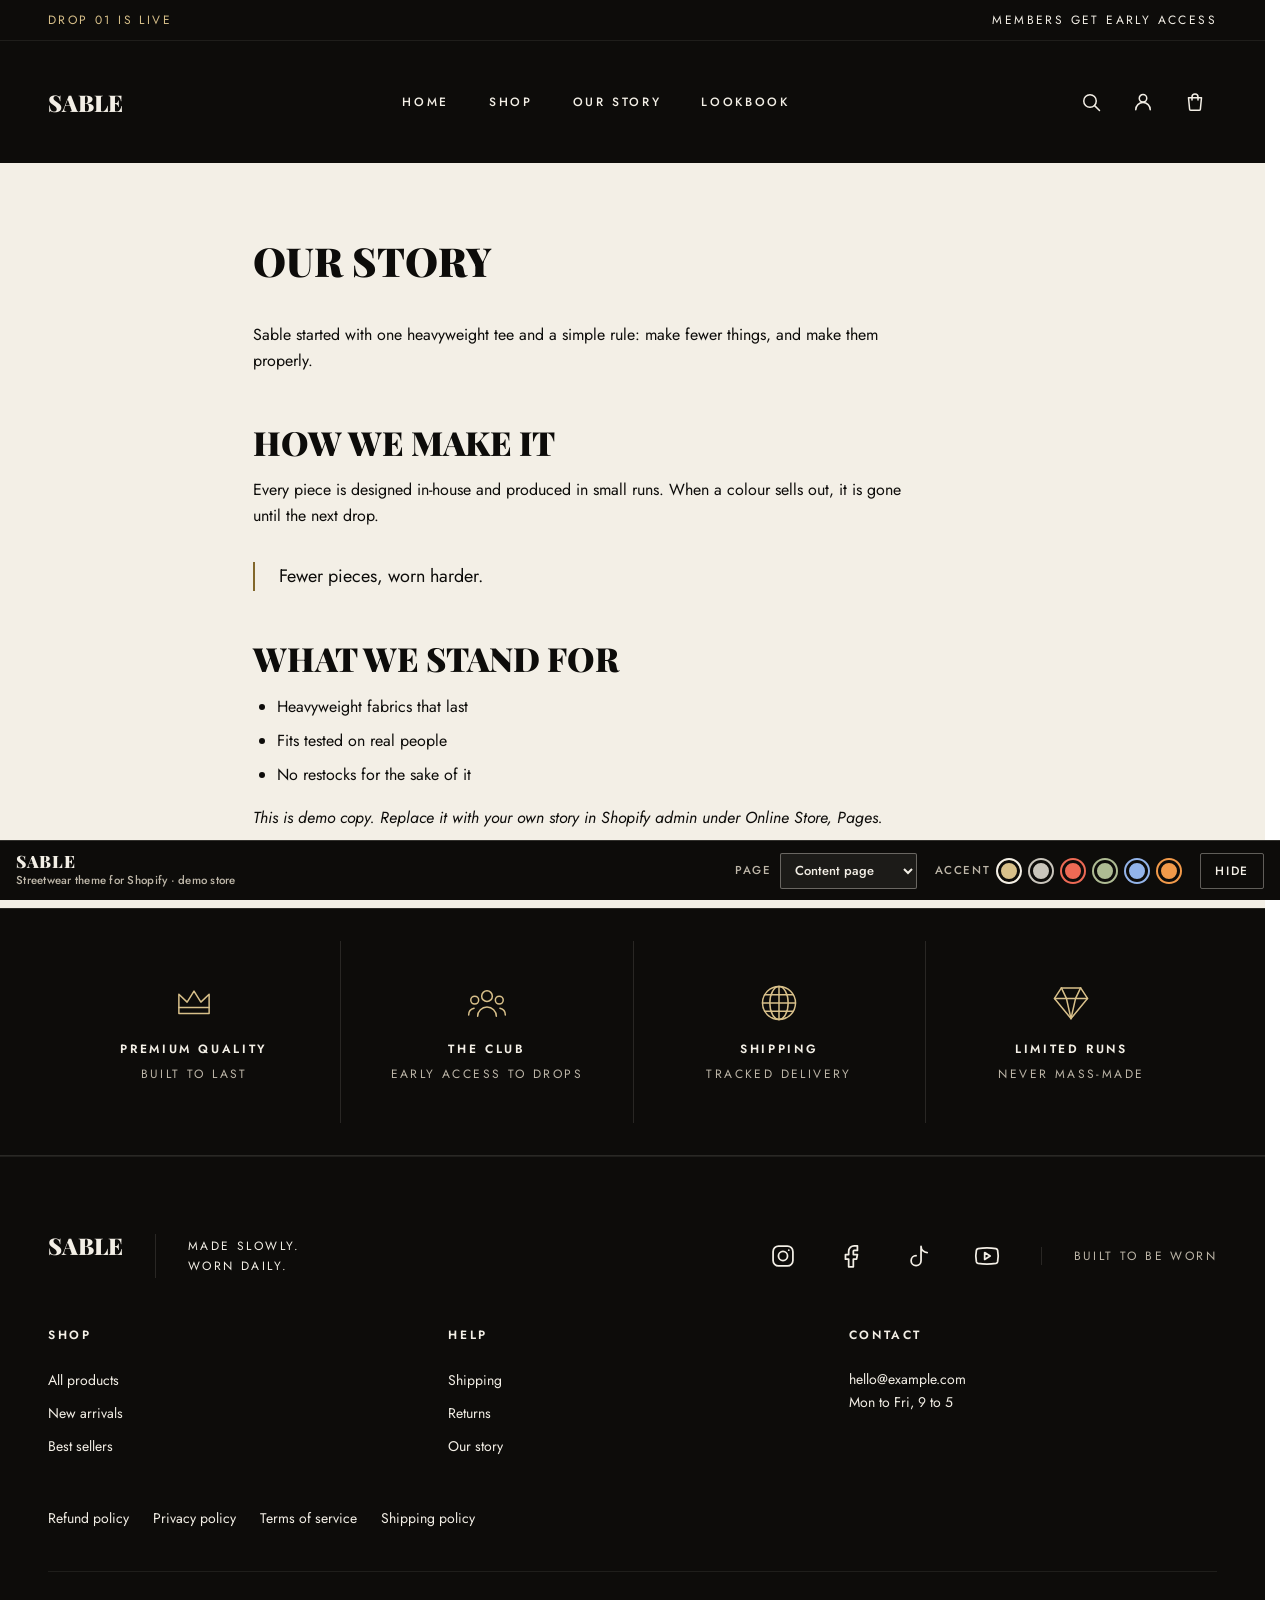
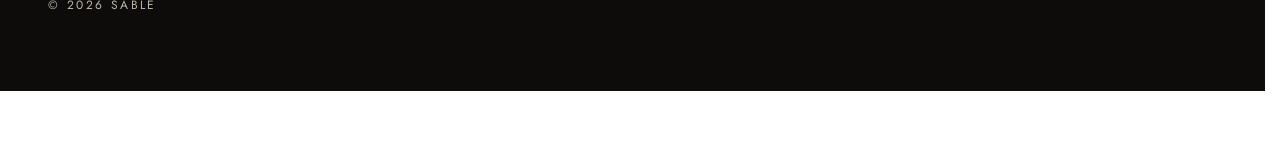
<file: our-story.html>
<!doctype html>
<html lang="en" class="no-js"><head><meta charset="utf-8">
<meta name="viewport" content="width=device-width,initial-scale=1">
<title>Our Story | Sable</title>
<meta name="description" content="Live demo of Sable, a streetwear theme for Shopify. Demo products and artwork are placeholders.">
<meta name="robots" content="noindex">
<link rel="preconnect" href="https://fonts.googleapis.com"><link rel="preconnect" href="https://fonts.gstatic.com" crossorigin><link rel="stylesheet" href="https://fonts.googleapis.com/css2?family=Jost:wght@400;500;600&family=Playfair+Display:wght@900&display=swap">
<link rel="stylesheet" href="assets/design-tokens.css">
<link rel="stylesheet" href="assets/base.css">
<link rel="stylesheet" href="assets/header.css">
<link rel="stylesheet" href="assets/component-container.css">
<link rel="stylesheet" href="assets/component-button.css">
<link rel="stylesheet" href="assets/component-pagination.css">
<link rel="stylesheet" href="assets/component-quantity.css">
<link rel="stylesheet" href="assets/component-cart-line.css">
<style>
  :root {
    --palette-ink: #0D0C0A;
    --palette-cream: #F3EFE6;
    --palette-accent: #D8C08A;
    --palette-accent-strong: #82672B;
    --palette-accent-hover: #E6D3A6;

    --container-standard: 1440px;
    --radius-sm: 2px;
    --font-display: Playfair Display, serif;
    --font-body: Jost, sans-serif;
  }
</style>

<link rel="stylesheet" href="assets/demo.css">
<script>document.documentElement.classList.replace('no-js','js');</script>
<script>window.Shopify = window.Shopify || {routes: {root: '/'}};</script>
<script src="assets/demo.js"></script>
<script src="assets/header.js" defer></script>
<script src="assets/cart.js" defer></script>
</head><body class="template-page" data-demo-page="our-story">
<a class="skip-link" href="#MainContent">Skip to content</a>
<div id="shopify-section-announcement-bar" class="shopify-section"><div class="announcement-bar surface-dark announcement-bar--align-edges" data-announcement-bar>
    <div class="announcement-bar__inner"><span class="announcement-bar__item" ><span class="announcement-bar__text">Drop 01 Is Live</span>
          </span><span class="announcement-bar__item" ><span class="announcement-bar__text">Members Get Early Access</span>
          </span></div>
  </div>
</div>
<div id="shopify-section-header" class="shopify-section"><header
  class="header surface-dark"
  data-header
  
><div class="header__inner container"><div class="header__cluster header__cluster--start">
      <button
        type="button"
        class="header__control header__menu-toggle"
        aria-expanded="false"
        aria-controls="MobileMenu"
        data-menu-toggle
      >
        <svg class="icon icon--menu " xmlns="http://www.w3.org/2000/svg" viewBox="0 0 24 24" fill="none" stroke="currentColor" stroke-width="1.5" stroke-linecap="round" stroke-linejoin="round" aria-hidden="true" focusable="false"><path d="M3.75 6.5h16.5"/><path d="M3.75 12h16.5"/><path d="M3.75 17.5h16.5"/></svg>

        <span class="visually-hidden">Menu</span>
      </button>
    </div><div class="header__branding"><a
          class="header__logo-link"
          href="index.html"
          
        >
          <span class="header__wordmark">Sable</span>
        </a></div><nav class="header__nav" aria-label="Primary">
      <ul class="header__nav-list" role="list"><li class="header__nav-item">
              <a
                class="header__nav-link"
                href="index.html"
                
              >Home</a>
            </li><li class="header__nav-item">
              <a
                class="header__nav-link"
                href="collection.html"
                
              >Shop</a>
            </li><li class="header__nav-item">
              <a
                class="header__nav-link"
                href="index.html#story"
                
              >Our Story</a>
            </li><li class="header__nav-item">
              <a
                class="header__nav-link"
                href="index.html#lookbook"
                
              >Lookbook</a>
            </li></ul>
    </nav><div class="header__cluster header__cluster--end"><a class="header__control" href="search.html" data-search-trigger>
          <svg class="icon icon--search " xmlns="http://www.w3.org/2000/svg" viewBox="0 0 24 24" fill="none" stroke="currentColor" stroke-width="1.5" stroke-linecap="round" stroke-linejoin="round" aria-hidden="true" focusable="false"><circle cx="11" cy="11" r="6.25"/><path d="M15.6 15.6 20.5 20.5"/></svg>

          <span class="visually-hidden">Search</span>
        </a><shopify-account
          class="header__control header__account"
          menu="customer-account-main-menu"
        >
          <span class="header__account-avatar" slot="signed-out-avatar">
            <svg class="icon icon--account " xmlns="http://www.w3.org/2000/svg" viewBox="0 0 24 24" fill="none" stroke="currentColor" stroke-width="1.5" stroke-linecap="round" stroke-linejoin="round" aria-hidden="true" focusable="false"><circle cx="12" cy="8.25" r="3.75"/><path d="M4.75 19.75a7.25 7.25 0 0 1 14.5 0"/></svg>

            <span class="visually-hidden">Account</span>
          </span>
        </shopify-account><a
          class="header__control header__cart"
          href="cart.html"
          data-cart-bubble
          aria-controls="CartDrawer"
        >
          <svg class="icon icon--cart " xmlns="http://www.w3.org/2000/svg" viewBox="0 0 24 24" fill="none" stroke="currentColor" stroke-width="1.5" stroke-linecap="round" stroke-linejoin="round" aria-hidden="true" focusable="false"><path d="M5.5 7.75h13l-1.1 11.3a1.4 1.4 0 0 1-1.4 1.2H8a1.4 1.4 0 0 1-1.4-1.2Z"/><path d="M9 10V6.9a3 3 0 0 1 6 0V10"/></svg>

<span class="visually-hidden">Cart</span>
        </a></div>
  </div><div class="header__search" id="HeaderSearch" data-search-panel hidden>
    <form
      class="header__search-form"
      action="search.html"
      method="get"
      role="search"
    >
      <label class="visually-hidden" for="HeaderSearchInput">
        Search the store
      </label>
      <input
        class="header__search-input"
        id="HeaderSearchInput"
        type="search"
        name="q"
        placeholder="Search the store…"
        data-search-input
      ><input type="hidden" name="type" value="product">
      <button type="submit" class="button button--primary header__search-submit">
        Search
      </button>
      <button type="button" class="header__control" data-search-close>
        <svg class="icon icon--close " xmlns="http://www.w3.org/2000/svg" viewBox="0 0 24 24" fill="none" stroke="currentColor" stroke-width="1.5" stroke-linecap="round" stroke-linejoin="round" aria-hidden="true" focusable="false"><path d="M6.4 6.4 17.6 17.6"/><path d="M17.6 6.4 6.4 17.6"/></svg>

        <span class="visually-hidden">Close search</span>
      </button>
    </form>
  </div><div class="header__panel" id="MobileMenu" data-menu-panel hidden>
    <div class="header__panel-header">
      <span class="header__panel-title">Menu</span>
      <button type="button" class="header__control" data-menu-close>
        <svg class="icon icon--close " xmlns="http://www.w3.org/2000/svg" viewBox="0 0 24 24" fill="none" stroke="currentColor" stroke-width="1.5" stroke-linecap="round" stroke-linejoin="round" aria-hidden="true" focusable="false"><path d="M6.4 6.4 17.6 17.6"/><path d="M17.6 6.4 6.4 17.6"/></svg>

        <span class="visually-hidden">Close menu</span>
      </button>
    </div>

    <nav class="header__panel-nav" aria-label="Main">
      <ul class="header__panel-list" role="list"><li>
              <a
                class="header__panel-link"
                href="index.html"
                
              >Home</a>
            </li><li>
              <a
                class="header__panel-link"
                href="collection.html"
                
              >Shop</a>
            </li><li>
              <a
                class="header__panel-link"
                href="index.html#story"
                
              >Our Story</a>
            </li><li>
              <a
                class="header__panel-link"
                href="index.html#lookbook"
                
              >Lookbook</a>
            </li></ul>
    </nav></div>

  <div class="header__overlay" data-menu-overlay hidden></div>
</header>


</div>
<main id="MainContent" tabindex="-1">
<div id="shopify-section-main" class="shopify-section"><link rel="stylesheet" href="assets/section-main-page.css">

<div class="main-page surface-light main-page--pt-standard main-page--pb-standard" >
  <div class="main-page__inner container">
    <div class="main-page__column">
      <h1 class="main-page__title">Our Story</h1><div class="main-page__content"><p>Sable started with one heavyweight tee and a simple rule: make fewer things, and make them properly.</p><h2>How we make it</h2><p>Every piece is designed in-house and produced in small runs. When a colour sells out, it is gone until the next drop.</p><blockquote>Fewer pieces, worn harder.</blockquote><h2>What we stand for</h2><ul><li>Heavyweight fabrics that last</li><li>Fits tested on real people</li><li>No restocks for the sake of it</li></ul><p><em>This is demo copy. Replace it with your own story in Shopify admin under Online Store, Pages.</em></p></div></div>
  </div>
</div>


</div>
</main>
<div id="shopify-section-cart-drawer" class="shopify-section"><link rel="stylesheet" href="assets/section-cart-drawer.css">

<div
  class="cart-drawer surface-dark"
  id="CartDrawer"
  role="dialog"
  aria-modal="true"
  aria-labelledby="CartDrawerTitle"
  data-cart-drawer
  data-auto-open="true"
  hidden
><div class="cart-drawer__overlay" data-cart-overlay aria-hidden="true"></div>

  <div class="cart-drawer__panel">
    <div class="cart-drawer__header"><h2 class="cart-drawer__title" id="CartDrawerTitle" tabindex="-1">
        Your cart
      </h2>
      <button type="button" class="cart-drawer__close" data-cart-close>
        <svg class="icon icon--close " xmlns="http://www.w3.org/2000/svg" viewBox="0 0 24 24" fill="none" stroke="currentColor" stroke-width="1.5" stroke-linecap="round" stroke-linejoin="round" aria-hidden="true" focusable="false"><path d="M6.4 6.4 17.6 17.6"/><path d="M17.6 6.4 6.4 17.6"/></svg>

        <span class="visually-hidden">Close cart</span>
      </button>
    </div><div class="visually-hidden" role="status" aria-live="polite" data-cart-drawer-status></div><p class="cart-drawer__error" data-cart-error role="alert" hidden></p>

    <div class="cart-drawer__inner" data-cart-drawer-inner><div class="cart-empty">
  <p class="cart-empty__title">Your cart is empty.</p>
  <p class="cart-empty__body">Find something you'll wear on repeat.</p>
  <a class="button button--accent" href="index.html">
    Shop the collection
    <svg class="icon icon--arrow " xmlns="http://www.w3.org/2000/svg" viewBox="0 0 24 24" fill="none" stroke="currentColor" stroke-width="1.5" stroke-linecap="round" stroke-linejoin="round" aria-hidden="true" focusable="false"><path d="M4 12h15.5"/><path d="M13.5 6 19.5 12l-6 6"/></svg>

  </a>
</div>
</div>
  </div>
</div>


</div>
<div id="CartStatus" class="visually-hidden" role="status" aria-live="polite" data-cart-no-inert></div>
<div hidden data-cart-no-inert data-cart-strings
  data-added="Added to your cart."
  data-updated="Cart updated."
  data-removed="Removed from your cart."
  data-note-saved="Order note saved."
  data-quantity-announce="Quantity: [count]"
  data-error-generic="Unable to update your cart. Please try again."
  data-error-network="We could not reach the store. Check your connection and try again."></div>
<div id="shopify-section-brand-values" class="shopify-section"><link rel="stylesheet" href="assets/section-brand-values.css">

<div class="brand-values surface-dark brand-values--cols-4 brand-values--dividers">
  <div class="brand-values__inner container"><ul class="brand-values__list" role="list"><li
          class="brand-values__item"
          
        ><div class="brand-values__body">
              <svg class="icon icon--crown brand-values__icon" xmlns="http://www.w3.org/2000/svg" viewBox="0 0 24 24" fill="none" stroke="currentColor" stroke-width="1.5" stroke-linecap="round" stroke-linejoin="round" aria-hidden="true" focusable="false"><path d="M3.75 17.75V7.25l4.5 4.25L12 5.5l3.75 6 4.5-4.25v10.5Z"/><path d="M3.75 14.5h16.5"/></svg>
<span class="brand-values__title">Premium Quality</span><span class="brand-values__sub">Built To Last</span></div></li><li
          class="brand-values__item"
          
        ><div class="brand-values__body">
              <svg class="icon icon--community brand-values__icon" xmlns="http://www.w3.org/2000/svg" viewBox="0 0 24 24" fill="none" stroke="currentColor" stroke-width="1.5" stroke-linecap="round" stroke-linejoin="round" aria-hidden="true" focusable="false"><circle cx="12" cy="8.25" r="2.9"/><path d="M6.9 19.25a5.1 5.1 0 0 1 10.2 0"/><circle cx="5.3" cy="10.4" r="2.15"/><path d="M2 18.5a3.75 3.75 0 0 1 2.95-3.66"/><circle cx="18.7" cy="10.4" r="2.15"/><path d="M22 18.5a3.75 3.75 0 0 0-2.95-3.66"/></svg>
<span class="brand-values__title">The Club</span><span class="brand-values__sub">Early Access To Drops</span></div></li><li
          class="brand-values__item"
          
        ><div class="brand-values__body">
              <svg class="icon icon--globe brand-values__icon" xmlns="http://www.w3.org/2000/svg" viewBox="0 0 24 24" fill="none" stroke="currentColor" stroke-width="1.5" stroke-linecap="round" stroke-linejoin="round" aria-hidden="true" focusable="false"><circle cx="12" cy="12" r="9"/><path d="M12 3v18"/><path d="M3 12h18"/><path d="M4.2 7.5h15.6"/><path d="M4.2 16.5h15.6"/><path d="M12 3a5 9 0 0 1 0 18"/><path d="M12 3a5 9 0 0 0 0 18"/></svg>
<span class="brand-values__title">Shipping</span><span class="brand-values__sub">Tracked Delivery</span></div></li><li
          class="brand-values__item"
          
        ><div class="brand-values__body">
              <svg class="icon icon--diamond brand-values__icon" xmlns="http://www.w3.org/2000/svg" viewBox="0 0 24 24" fill="none" stroke="currentColor" stroke-width="1.5" stroke-linecap="round" stroke-linejoin="round" aria-hidden="true" focusable="false"><path d="M6.75 3.75h10.5L21 9.5 12 20.5 3 9.5Z"/><path d="M3 9.5h18"/><path d="m6.75 3.75 2.75 5.75L12 20.5"/><path d="m17.25 3.75-2.75 5.75L12 20.5"/></svg>
<span class="brand-values__title">Limited Runs</span><span class="brand-values__sub">Never Mass-Made</span></div></li></ul></div>
</div>
</div>
<div id="shopify-section-footer" class="shopify-section"><link rel="stylesheet" href="assets/section-footer.css"><footer class="footer surface-dark" role="contentinfo">
  <div class="footer__inner container"><div class="footer__brand"><a class="footer__logo-link" href="index.html"><span class="footer__wordmark">Sable</span></a><div class="footer__lockup-text"><p class="footer__tagline">Made Slowly.<br />
Worn Daily.</p></div><nav class="footer__social" aria-label="Social"><ul class="footer__social-list" role="list"><li>
                  <a class="footer__link footer__social-link" href="#">
                    <svg class="icon icon--instagram " xmlns="http://www.w3.org/2000/svg" viewBox="0 0 24 24" fill="none" stroke="currentColor" stroke-width="1.5" stroke-linecap="round" stroke-linejoin="round" aria-hidden="true" focusable="false"><rect x="3.5" y="3.5" width="17" height="17" rx="4.75"/><circle cx="12" cy="12" r="3.9"/><path d="M16.95 7.05h.01"/></svg>

                    <span class="visually-hidden">Instagram</span>
                  </a>
                </li><li>
                  <a class="footer__link footer__social-link" href="#">
                    <svg class="icon icon--facebook " xmlns="http://www.w3.org/2000/svg" viewBox="0 0 24 24" fill="none" stroke="currentColor" stroke-width="1.5" stroke-linecap="round" stroke-linejoin="round" aria-hidden="true" focusable="false"><path d="M17.5 3.25h-2.75a4.75 4.75 0 0 0-4.75 4.75v2.75H7.25v4h2.75v6.5h4v-6.5h2.75l.75-4h-3.5V8a.75.75 0 0 1 .75-.75h2.75Z"/></svg>

                    <span class="visually-hidden">Facebook</span>
                  </a>
                </li><li>
                  <a class="footer__link footer__social-link" href="#">
                    <svg class="icon icon--tiktok " xmlns="http://www.w3.org/2000/svg" viewBox="0 0 24 24" fill="none" stroke="currentColor" stroke-width="1.5" stroke-linecap="round" stroke-linejoin="round" aria-hidden="true" focusable="false"><path d="M9.5 11.75a4.25 4.25 0 1 0 4.25 4.25V3.75a5.25 5.25 0 0 0 5.25 5.25"/></svg>

                    <span class="visually-hidden">TikTok</span>
                  </a>
                </li><li>
                  <a class="footer__link footer__social-link" href="#">
                    <svg class="icon icon--youtube " xmlns="http://www.w3.org/2000/svg" viewBox="0 0 24 24" fill="none" stroke="currentColor" stroke-width="1.5" stroke-linecap="round" stroke-linejoin="round" aria-hidden="true" focusable="false"><path d="M2.9 16.85a23.6 23.6 0 0 1 0-9.7 2.1 2.1 0 0 1 1.47-1.47 48.5 48.5 0 0 1 15.26 0 2.1 2.1 0 0 1 1.47 1.47 23.6 23.6 0 0 1 0 9.7 2.1 2.1 0 0 1-1.47 1.47 48.5 48.5 0 0 1-15.26 0 2.1 2.1 0 0 1-1.47-1.47Z"/><path d="m10 14.9 4.7-2.9-4.7-2.9Z"/></svg>

                    <span class="visually-hidden">YouTube</span>
                  </a>
                </li></ul>
          </nav><p class="footer__strapline">Built To Be Worn</p></div><div class="footer__blocks"><nav
                  class="footer__column"
                  aria-labelledby="FooterMenu-shop"
                  
                ><h2 class="footer__heading" id="FooterMenu-shop">Shop</h2>
                  <ul class="footer__menu" role="list"><li>
                        <a
                          class="footer__link"
                          href="collection.html"
                          
                        >All products</a>
                      </li><li>
                        <a
                          class="footer__link"
                          href="collection.html"
                          
                        >New arrivals</a>
                      </li><li>
                        <a
                          class="footer__link"
                          href="collection.html"
                          
                        >Best sellers</a>
                      </li></ul>
                </nav><nav
                  class="footer__column"
                  aria-labelledby="FooterMenu-help"
                  
                ><h2 class="footer__heading" id="FooterMenu-help">Help</h2>
                  <ul class="footer__menu" role="list"><li>
                        <a
                          class="footer__link"
                          href="policy.html"
                          
                        >Shipping</a>
                      </li><li>
                        <a
                          class="footer__link"
                          href="policy.html"
                          
                        >Returns</a>
                      </li><li>
                        <a
                          class="footer__link"
                          href="our-story.html"
                          
                        >Our story</a>
                      </li></ul>
                </nav><div class="footer__column" ><h2 class="footer__heading">Contact</h2><div class="footer__text"><p>hello@example.com<br>Mon to Fri, 9 to 5</p></div></div></div><div class="footer__utility"><nav class="footer__policies" aria-label="Policies">
            <ul class="footer__policy-list" role="list"><li>
                    <a class="footer__link" href="policy.html">Refund policy</a>
                  </li><li>
                    <a class="footer__link" href="policy.html">Privacy policy</a>
                  </li><li>
                    <a class="footer__link" href="policy.html">Terms of service</a>
                  </li><li>
                    <a class="footer__link" href="policy.html">Shipping policy</a>
                  </li></ul>
          </nav></div><div class="footer__bottom">
      <p class="footer__copyright">
        © 2026 Sable
      </p>
    </div></div>
</footer>


</div>
</body></html>
</file>
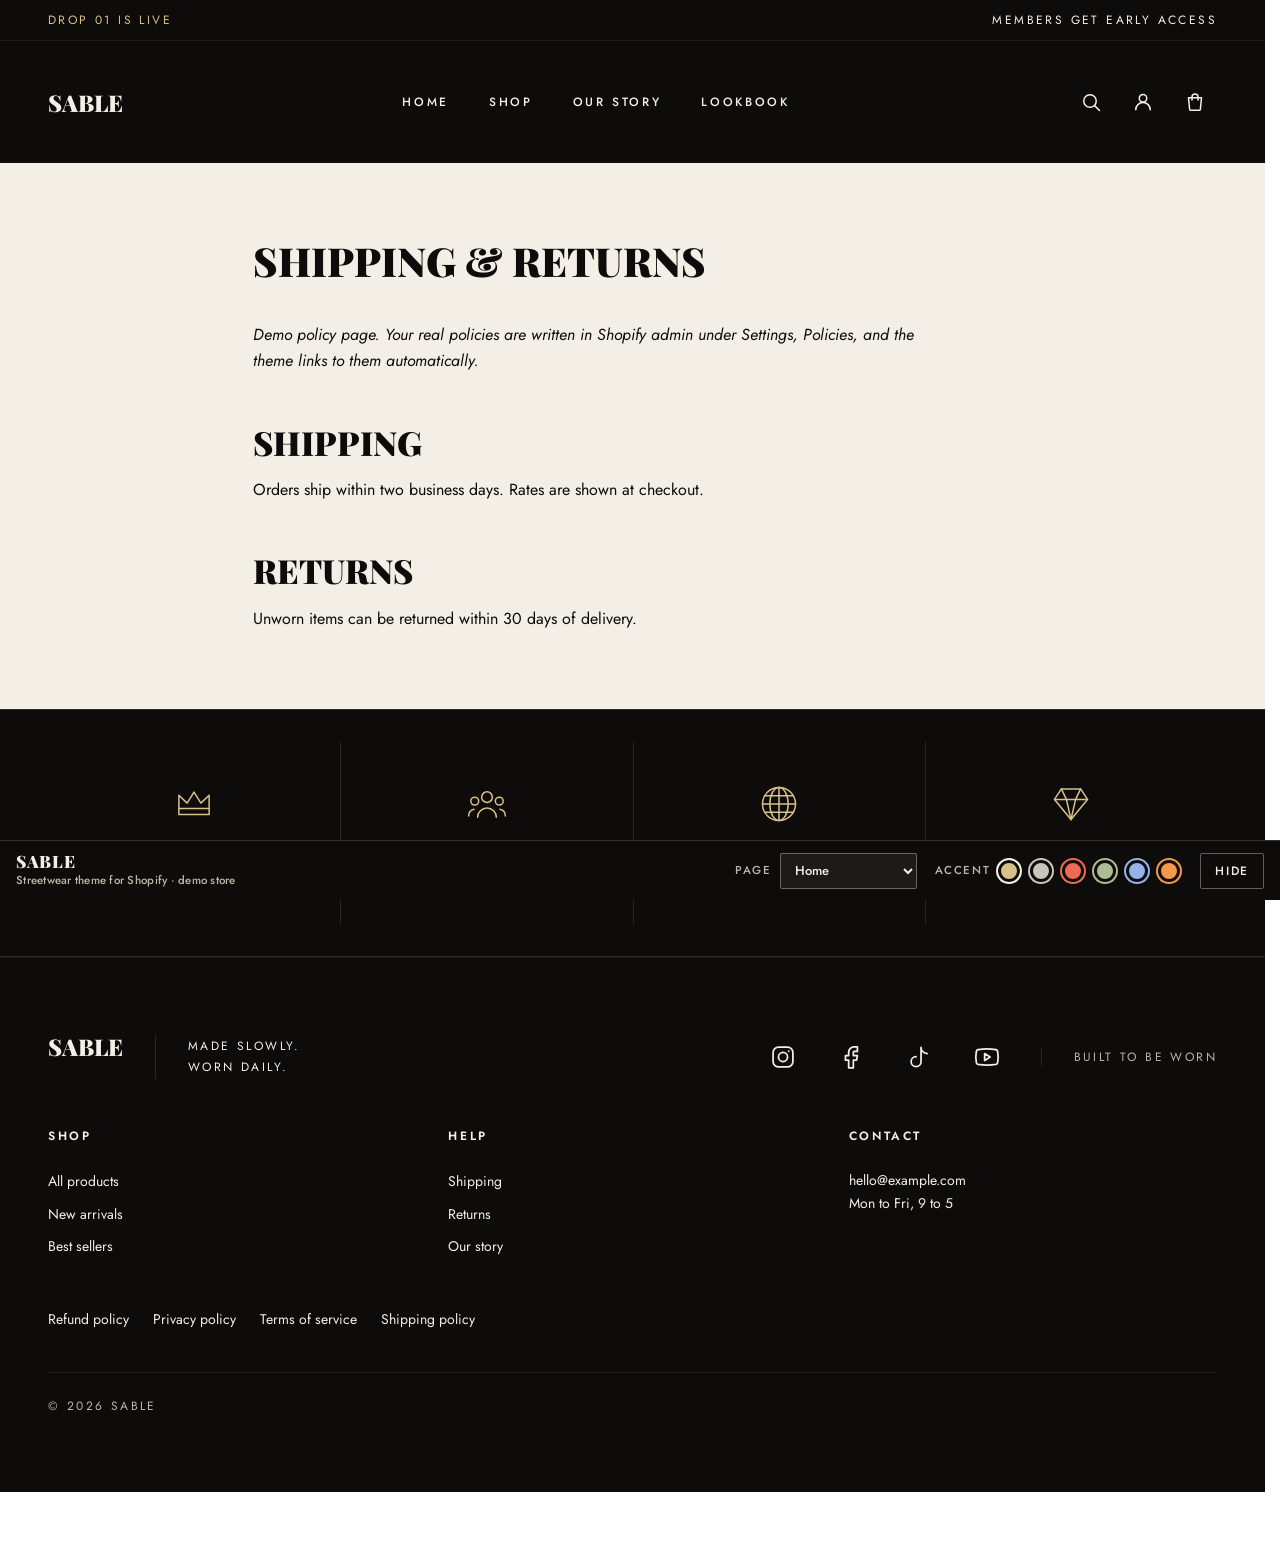
<file: policy.html>
<!doctype html>
<html lang="en" class="no-js"><head><meta charset="utf-8">
<meta name="viewport" content="width=device-width,initial-scale=1">
<title>Shipping & Returns | Sable</title>
<meta name="description" content="Live demo of Sable, a streetwear theme for Shopify. Demo products and artwork are placeholders.">
<meta name="robots" content="noindex">
<link rel="preconnect" href="https://fonts.googleapis.com"><link rel="preconnect" href="https://fonts.gstatic.com" crossorigin><link rel="stylesheet" href="https://fonts.googleapis.com/css2?family=Jost:wght@400;500;600&family=Playfair+Display:wght@900&display=swap">
<link rel="stylesheet" href="assets/design-tokens.css">
<link rel="stylesheet" href="assets/base.css">
<link rel="stylesheet" href="assets/header.css">
<link rel="stylesheet" href="assets/component-container.css">
<link rel="stylesheet" href="assets/component-button.css">
<link rel="stylesheet" href="assets/component-pagination.css">
<link rel="stylesheet" href="assets/component-quantity.css">
<link rel="stylesheet" href="assets/component-cart-line.css">
<style>
  :root {
    --palette-ink: #0D0C0A;
    --palette-cream: #F3EFE6;
    --palette-accent: #D8C08A;
    --palette-accent-strong: #82672B;
    --palette-accent-hover: #E6D3A6;

    --container-standard: 1440px;
    --radius-sm: 2px;
    --font-display: Playfair Display, serif;
    --font-body: Jost, sans-serif;
  }
</style>

<link rel="stylesheet" href="assets/demo.css">
<script>document.documentElement.classList.replace('no-js','js');</script>
<script>window.Shopify = window.Shopify || {routes: {root: '/'}};</script>
<script src="assets/demo.js"></script>
<script src="assets/header.js" defer></script>
<script src="assets/cart.js" defer></script>
</head><body class="template-page" data-demo-page="policy">
<a class="skip-link" href="#MainContent">Skip to content</a>
<div id="shopify-section-announcement-bar" class="shopify-section"><div class="announcement-bar surface-dark announcement-bar--align-edges" data-announcement-bar>
    <div class="announcement-bar__inner"><span class="announcement-bar__item" ><span class="announcement-bar__text">Drop 01 Is Live</span>
          </span><span class="announcement-bar__item" ><span class="announcement-bar__text">Members Get Early Access</span>
          </span></div>
  </div>
</div>
<div id="shopify-section-header" class="shopify-section"><header
  class="header surface-dark"
  data-header
  
><div class="header__inner container"><div class="header__cluster header__cluster--start">
      <button
        type="button"
        class="header__control header__menu-toggle"
        aria-expanded="false"
        aria-controls="MobileMenu"
        data-menu-toggle
      >
        <svg class="icon icon--menu " xmlns="http://www.w3.org/2000/svg" viewBox="0 0 24 24" fill="none" stroke="currentColor" stroke-width="1.5" stroke-linecap="round" stroke-linejoin="round" aria-hidden="true" focusable="false"><path d="M3.75 6.5h16.5"/><path d="M3.75 12h16.5"/><path d="M3.75 17.5h16.5"/></svg>

        <span class="visually-hidden">Menu</span>
      </button>
    </div><div class="header__branding"><a
          class="header__logo-link"
          href="index.html"
          
        >
          <span class="header__wordmark">Sable</span>
        </a></div><nav class="header__nav" aria-label="Primary">
      <ul class="header__nav-list" role="list"><li class="header__nav-item">
              <a
                class="header__nav-link"
                href="index.html"
                
              >Home</a>
            </li><li class="header__nav-item">
              <a
                class="header__nav-link"
                href="collection.html"
                
              >Shop</a>
            </li><li class="header__nav-item">
              <a
                class="header__nav-link"
                href="index.html#story"
                
              >Our Story</a>
            </li><li class="header__nav-item">
              <a
                class="header__nav-link"
                href="index.html#lookbook"
                
              >Lookbook</a>
            </li></ul>
    </nav><div class="header__cluster header__cluster--end"><a class="header__control" href="search.html" data-search-trigger>
          <svg class="icon icon--search " xmlns="http://www.w3.org/2000/svg" viewBox="0 0 24 24" fill="none" stroke="currentColor" stroke-width="1.5" stroke-linecap="round" stroke-linejoin="round" aria-hidden="true" focusable="false"><circle cx="11" cy="11" r="6.25"/><path d="M15.6 15.6 20.5 20.5"/></svg>

          <span class="visually-hidden">Search</span>
        </a><shopify-account
          class="header__control header__account"
          menu="customer-account-main-menu"
        >
          <span class="header__account-avatar" slot="signed-out-avatar">
            <svg class="icon icon--account " xmlns="http://www.w3.org/2000/svg" viewBox="0 0 24 24" fill="none" stroke="currentColor" stroke-width="1.5" stroke-linecap="round" stroke-linejoin="round" aria-hidden="true" focusable="false"><circle cx="12" cy="8.25" r="3.75"/><path d="M4.75 19.75a7.25 7.25 0 0 1 14.5 0"/></svg>

            <span class="visually-hidden">Account</span>
          </span>
        </shopify-account><a
          class="header__control header__cart"
          href="cart.html"
          data-cart-bubble
          aria-controls="CartDrawer"
        >
          <svg class="icon icon--cart " xmlns="http://www.w3.org/2000/svg" viewBox="0 0 24 24" fill="none" stroke="currentColor" stroke-width="1.5" stroke-linecap="round" stroke-linejoin="round" aria-hidden="true" focusable="false"><path d="M5.5 7.75h13l-1.1 11.3a1.4 1.4 0 0 1-1.4 1.2H8a1.4 1.4 0 0 1-1.4-1.2Z"/><path d="M9 10V6.9a3 3 0 0 1 6 0V10"/></svg>

<span class="visually-hidden">Cart</span>
        </a></div>
  </div><div class="header__search" id="HeaderSearch" data-search-panel hidden>
    <form
      class="header__search-form"
      action="search.html"
      method="get"
      role="search"
    >
      <label class="visually-hidden" for="HeaderSearchInput">
        Search the store
      </label>
      <input
        class="header__search-input"
        id="HeaderSearchInput"
        type="search"
        name="q"
        placeholder="Search the store…"
        data-search-input
      ><input type="hidden" name="type" value="product">
      <button type="submit" class="button button--primary header__search-submit">
        Search
      </button>
      <button type="button" class="header__control" data-search-close>
        <svg class="icon icon--close " xmlns="http://www.w3.org/2000/svg" viewBox="0 0 24 24" fill="none" stroke="currentColor" stroke-width="1.5" stroke-linecap="round" stroke-linejoin="round" aria-hidden="true" focusable="false"><path d="M6.4 6.4 17.6 17.6"/><path d="M17.6 6.4 6.4 17.6"/></svg>

        <span class="visually-hidden">Close search</span>
      </button>
    </form>
  </div><div class="header__panel" id="MobileMenu" data-menu-panel hidden>
    <div class="header__panel-header">
      <span class="header__panel-title">Menu</span>
      <button type="button" class="header__control" data-menu-close>
        <svg class="icon icon--close " xmlns="http://www.w3.org/2000/svg" viewBox="0 0 24 24" fill="none" stroke="currentColor" stroke-width="1.5" stroke-linecap="round" stroke-linejoin="round" aria-hidden="true" focusable="false"><path d="M6.4 6.4 17.6 17.6"/><path d="M17.6 6.4 6.4 17.6"/></svg>

        <span class="visually-hidden">Close menu</span>
      </button>
    </div>

    <nav class="header__panel-nav" aria-label="Main">
      <ul class="header__panel-list" role="list"><li>
              <a
                class="header__panel-link"
                href="index.html"
                
              >Home</a>
            </li><li>
              <a
                class="header__panel-link"
                href="collection.html"
                
              >Shop</a>
            </li><li>
              <a
                class="header__panel-link"
                href="index.html#story"
                
              >Our Story</a>
            </li><li>
              <a
                class="header__panel-link"
                href="index.html#lookbook"
                
              >Lookbook</a>
            </li></ul>
    </nav></div>

  <div class="header__overlay" data-menu-overlay hidden></div>
</header>


</div>
<main id="MainContent" tabindex="-1">
<div id="shopify-section-main" class="shopify-section"><link rel="stylesheet" href="assets/section-main-page.css">

<div class="main-page surface-light main-page--pt-standard main-page--pb-standard" >
  <div class="main-page__inner container">
    <div class="main-page__column">
      <h1 class="main-page__title">Shipping &amp; Returns</h1><div class="main-page__content"><p><em>Demo policy page. Your real policies are written in Shopify admin under Settings, Policies, and the theme links to them automatically.</em></p><h2>Shipping</h2><p>Orders ship within two business days. Rates are shown at checkout.</p><h2>Returns</h2><p>Unworn items can be returned within 30 days of delivery.</p></div></div>
  </div>
</div>


</div>
</main>
<div id="shopify-section-cart-drawer" class="shopify-section"><link rel="stylesheet" href="assets/section-cart-drawer.css">

<div
  class="cart-drawer surface-dark"
  id="CartDrawer"
  role="dialog"
  aria-modal="true"
  aria-labelledby="CartDrawerTitle"
  data-cart-drawer
  data-auto-open="true"
  hidden
><div class="cart-drawer__overlay" data-cart-overlay aria-hidden="true"></div>

  <div class="cart-drawer__panel">
    <div class="cart-drawer__header"><h2 class="cart-drawer__title" id="CartDrawerTitle" tabindex="-1">
        Your cart
      </h2>
      <button type="button" class="cart-drawer__close" data-cart-close>
        <svg class="icon icon--close " xmlns="http://www.w3.org/2000/svg" viewBox="0 0 24 24" fill="none" stroke="currentColor" stroke-width="1.5" stroke-linecap="round" stroke-linejoin="round" aria-hidden="true" focusable="false"><path d="M6.4 6.4 17.6 17.6"/><path d="M17.6 6.4 6.4 17.6"/></svg>

        <span class="visually-hidden">Close cart</span>
      </button>
    </div><div class="visually-hidden" role="status" aria-live="polite" data-cart-drawer-status></div><p class="cart-drawer__error" data-cart-error role="alert" hidden></p>

    <div class="cart-drawer__inner" data-cart-drawer-inner><div class="cart-empty">
  <p class="cart-empty__title">Your cart is empty.</p>
  <p class="cart-empty__body">Find something you'll wear on repeat.</p>
  <a class="button button--accent" href="index.html">
    Shop the collection
    <svg class="icon icon--arrow " xmlns="http://www.w3.org/2000/svg" viewBox="0 0 24 24" fill="none" stroke="currentColor" stroke-width="1.5" stroke-linecap="round" stroke-linejoin="round" aria-hidden="true" focusable="false"><path d="M4 12h15.5"/><path d="M13.5 6 19.5 12l-6 6"/></svg>

  </a>
</div>
</div>
  </div>
</div>


</div>
<div id="CartStatus" class="visually-hidden" role="status" aria-live="polite" data-cart-no-inert></div>
<div hidden data-cart-no-inert data-cart-strings
  data-added="Added to your cart."
  data-updated="Cart updated."
  data-removed="Removed from your cart."
  data-note-saved="Order note saved."
  data-quantity-announce="Quantity: [count]"
  data-error-generic="Unable to update your cart. Please try again."
  data-error-network="We could not reach the store. Check your connection and try again."></div>
<div id="shopify-section-brand-values" class="shopify-section"><link rel="stylesheet" href="assets/section-brand-values.css">

<div class="brand-values surface-dark brand-values--cols-4 brand-values--dividers">
  <div class="brand-values__inner container"><ul class="brand-values__list" role="list"><li
          class="brand-values__item"
          
        ><div class="brand-values__body">
              <svg class="icon icon--crown brand-values__icon" xmlns="http://www.w3.org/2000/svg" viewBox="0 0 24 24" fill="none" stroke="currentColor" stroke-width="1.5" stroke-linecap="round" stroke-linejoin="round" aria-hidden="true" focusable="false"><path d="M3.75 17.75V7.25l4.5 4.25L12 5.5l3.75 6 4.5-4.25v10.5Z"/><path d="M3.75 14.5h16.5"/></svg>
<span class="brand-values__title">Premium Quality</span><span class="brand-values__sub">Built To Last</span></div></li><li
          class="brand-values__item"
          
        ><div class="brand-values__body">
              <svg class="icon icon--community brand-values__icon" xmlns="http://www.w3.org/2000/svg" viewBox="0 0 24 24" fill="none" stroke="currentColor" stroke-width="1.5" stroke-linecap="round" stroke-linejoin="round" aria-hidden="true" focusable="false"><circle cx="12" cy="8.25" r="2.9"/><path d="M6.9 19.25a5.1 5.1 0 0 1 10.2 0"/><circle cx="5.3" cy="10.4" r="2.15"/><path d="M2 18.5a3.75 3.75 0 0 1 2.95-3.66"/><circle cx="18.7" cy="10.4" r="2.15"/><path d="M22 18.5a3.75 3.75 0 0 0-2.95-3.66"/></svg>
<span class="brand-values__title">The Club</span><span class="brand-values__sub">Early Access To Drops</span></div></li><li
          class="brand-values__item"
          
        ><div class="brand-values__body">
              <svg class="icon icon--globe brand-values__icon" xmlns="http://www.w3.org/2000/svg" viewBox="0 0 24 24" fill="none" stroke="currentColor" stroke-width="1.5" stroke-linecap="round" stroke-linejoin="round" aria-hidden="true" focusable="false"><circle cx="12" cy="12" r="9"/><path d="M12 3v18"/><path d="M3 12h18"/><path d="M4.2 7.5h15.6"/><path d="M4.2 16.5h15.6"/><path d="M12 3a5 9 0 0 1 0 18"/><path d="M12 3a5 9 0 0 0 0 18"/></svg>
<span class="brand-values__title">Shipping</span><span class="brand-values__sub">Tracked Delivery</span></div></li><li
          class="brand-values__item"
          
        ><div class="brand-values__body">
              <svg class="icon icon--diamond brand-values__icon" xmlns="http://www.w3.org/2000/svg" viewBox="0 0 24 24" fill="none" stroke="currentColor" stroke-width="1.5" stroke-linecap="round" stroke-linejoin="round" aria-hidden="true" focusable="false"><path d="M6.75 3.75h10.5L21 9.5 12 20.5 3 9.5Z"/><path d="M3 9.5h18"/><path d="m6.75 3.75 2.75 5.75L12 20.5"/><path d="m17.25 3.75-2.75 5.75L12 20.5"/></svg>
<span class="brand-values__title">Limited Runs</span><span class="brand-values__sub">Never Mass-Made</span></div></li></ul></div>
</div>
</div>
<div id="shopify-section-footer" class="shopify-section"><link rel="stylesheet" href="assets/section-footer.css"><footer class="footer surface-dark" role="contentinfo">
  <div class="footer__inner container"><div class="footer__brand"><a class="footer__logo-link" href="index.html"><span class="footer__wordmark">Sable</span></a><div class="footer__lockup-text"><p class="footer__tagline">Made Slowly.<br />
Worn Daily.</p></div><nav class="footer__social" aria-label="Social"><ul class="footer__social-list" role="list"><li>
                  <a class="footer__link footer__social-link" href="#">
                    <svg class="icon icon--instagram " xmlns="http://www.w3.org/2000/svg" viewBox="0 0 24 24" fill="none" stroke="currentColor" stroke-width="1.5" stroke-linecap="round" stroke-linejoin="round" aria-hidden="true" focusable="false"><rect x="3.5" y="3.5" width="17" height="17" rx="4.75"/><circle cx="12" cy="12" r="3.9"/><path d="M16.95 7.05h.01"/></svg>

                    <span class="visually-hidden">Instagram</span>
                  </a>
                </li><li>
                  <a class="footer__link footer__social-link" href="#">
                    <svg class="icon icon--facebook " xmlns="http://www.w3.org/2000/svg" viewBox="0 0 24 24" fill="none" stroke="currentColor" stroke-width="1.5" stroke-linecap="round" stroke-linejoin="round" aria-hidden="true" focusable="false"><path d="M17.5 3.25h-2.75a4.75 4.75 0 0 0-4.75 4.75v2.75H7.25v4h2.75v6.5h4v-6.5h2.75l.75-4h-3.5V8a.75.75 0 0 1 .75-.75h2.75Z"/></svg>

                    <span class="visually-hidden">Facebook</span>
                  </a>
                </li><li>
                  <a class="footer__link footer__social-link" href="#">
                    <svg class="icon icon--tiktok " xmlns="http://www.w3.org/2000/svg" viewBox="0 0 24 24" fill="none" stroke="currentColor" stroke-width="1.5" stroke-linecap="round" stroke-linejoin="round" aria-hidden="true" focusable="false"><path d="M9.5 11.75a4.25 4.25 0 1 0 4.25 4.25V3.75a5.25 5.25 0 0 0 5.25 5.25"/></svg>

                    <span class="visually-hidden">TikTok</span>
                  </a>
                </li><li>
                  <a class="footer__link footer__social-link" href="#">
                    <svg class="icon icon--youtube " xmlns="http://www.w3.org/2000/svg" viewBox="0 0 24 24" fill="none" stroke="currentColor" stroke-width="1.5" stroke-linecap="round" stroke-linejoin="round" aria-hidden="true" focusable="false"><path d="M2.9 16.85a23.6 23.6 0 0 1 0-9.7 2.1 2.1 0 0 1 1.47-1.47 48.5 48.5 0 0 1 15.26 0 2.1 2.1 0 0 1 1.47 1.47 23.6 23.6 0 0 1 0 9.7 2.1 2.1 0 0 1-1.47 1.47 48.5 48.5 0 0 1-15.26 0 2.1 2.1 0 0 1-1.47-1.47Z"/><path d="m10 14.9 4.7-2.9-4.7-2.9Z"/></svg>

                    <span class="visually-hidden">YouTube</span>
                  </a>
                </li></ul>
          </nav><p class="footer__strapline">Built To Be Worn</p></div><div class="footer__blocks"><nav
                  class="footer__column"
                  aria-labelledby="FooterMenu-shop"
                  
                ><h2 class="footer__heading" id="FooterMenu-shop">Shop</h2>
                  <ul class="footer__menu" role="list"><li>
                        <a
                          class="footer__link"
                          href="collection.html"
                          
                        >All products</a>
                      </li><li>
                        <a
                          class="footer__link"
                          href="collection.html"
                          
                        >New arrivals</a>
                      </li><li>
                        <a
                          class="footer__link"
                          href="collection.html"
                          
                        >Best sellers</a>
                      </li></ul>
                </nav><nav
                  class="footer__column"
                  aria-labelledby="FooterMenu-help"
                  
                ><h2 class="footer__heading" id="FooterMenu-help">Help</h2>
                  <ul class="footer__menu" role="list"><li>
                        <a
                          class="footer__link"
                          href="policy.html"
                          
                        >Shipping</a>
                      </li><li>
                        <a
                          class="footer__link"
                          href="policy.html"
                          
                        >Returns</a>
                      </li><li>
                        <a
                          class="footer__link"
                          href="our-story.html"
                          
                        >Our story</a>
                      </li></ul>
                </nav><div class="footer__column" ><h2 class="footer__heading">Contact</h2><div class="footer__text"><p>hello@example.com<br>Mon to Fri, 9 to 5</p></div></div></div><div class="footer__utility"><nav class="footer__policies" aria-label="Policies">
            <ul class="footer__policy-list" role="list"><li>
                    <a class="footer__link" href="policy.html">Refund policy</a>
                  </li><li>
                    <a class="footer__link" href="policy.html">Privacy policy</a>
                  </li><li>
                    <a class="footer__link" href="policy.html">Terms of service</a>
                  </li><li>
                    <a class="footer__link" href="policy.html">Shipping policy</a>
                  </li></ul>
          </nav></div><div class="footer__bottom">
      <p class="footer__copyright">
        © 2026 Sable
      </p>
    </div></div>
</footer>


</div>
</body></html>
</file>
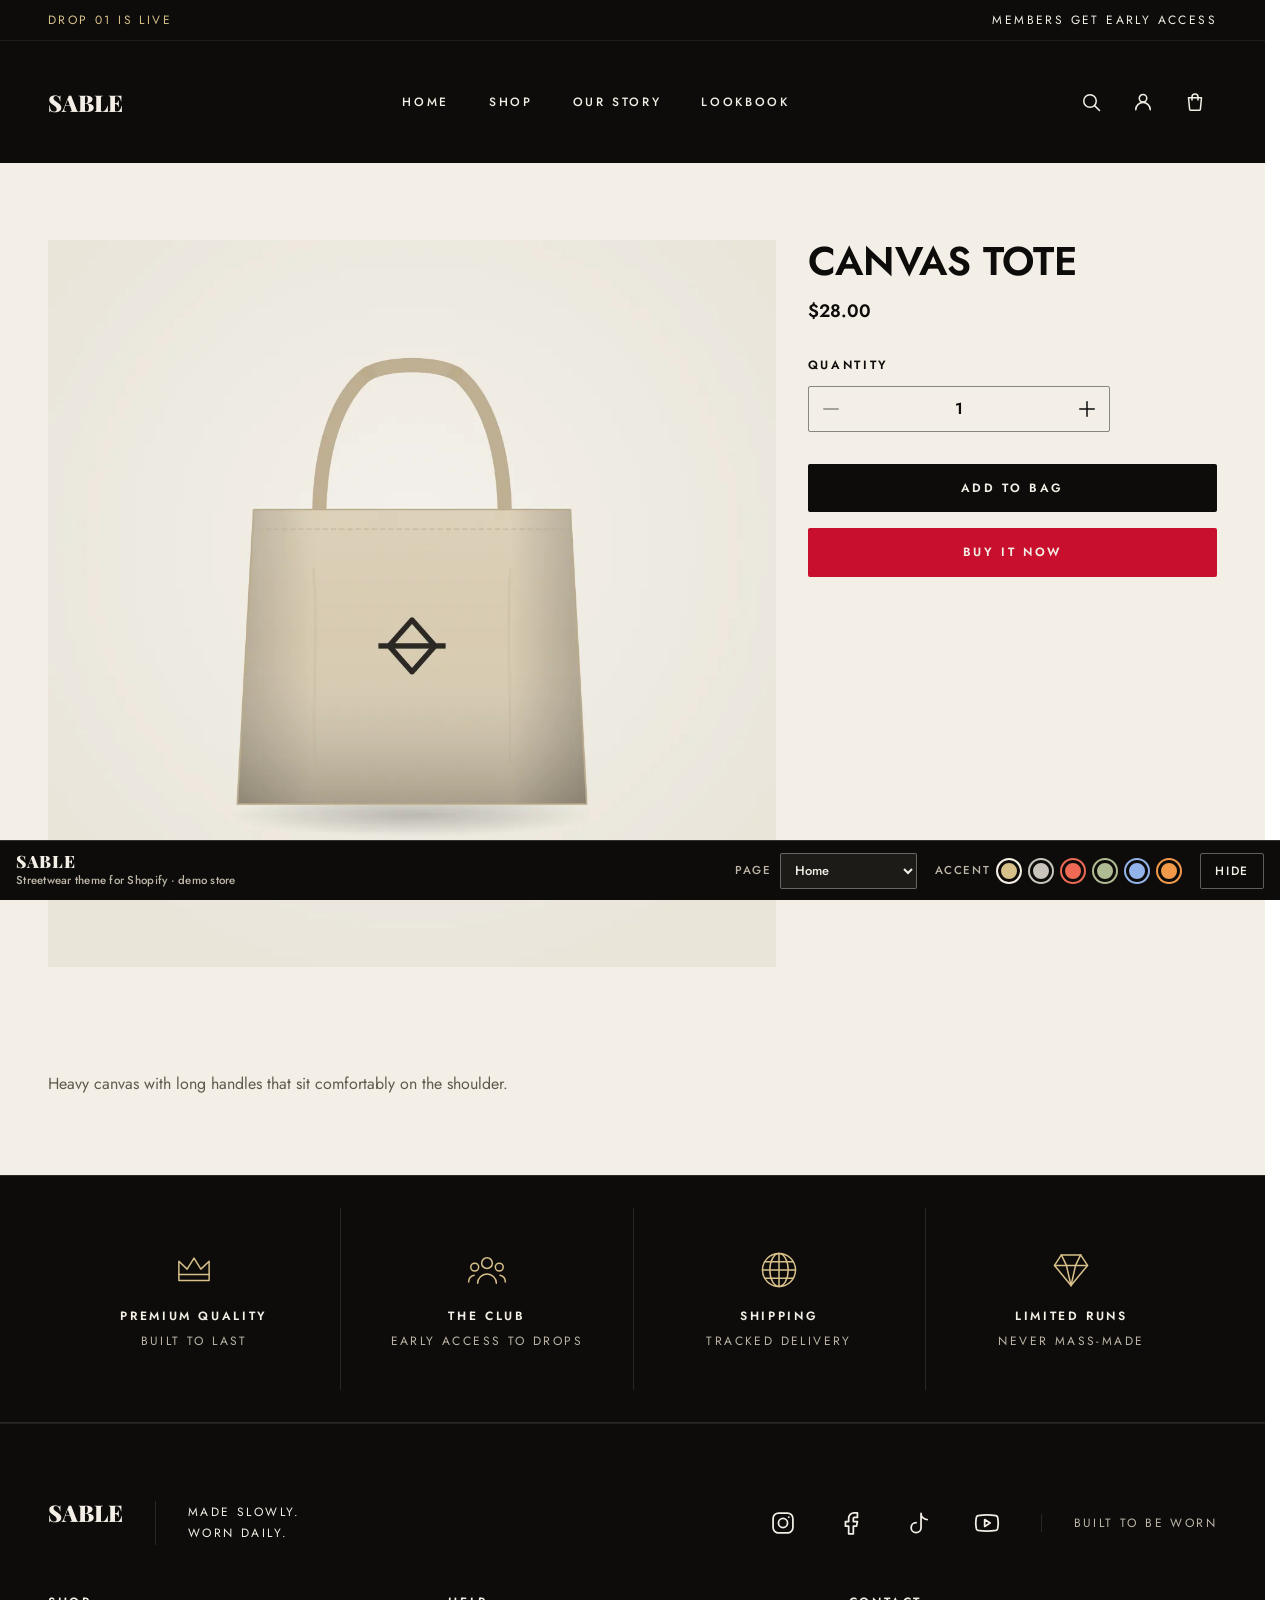
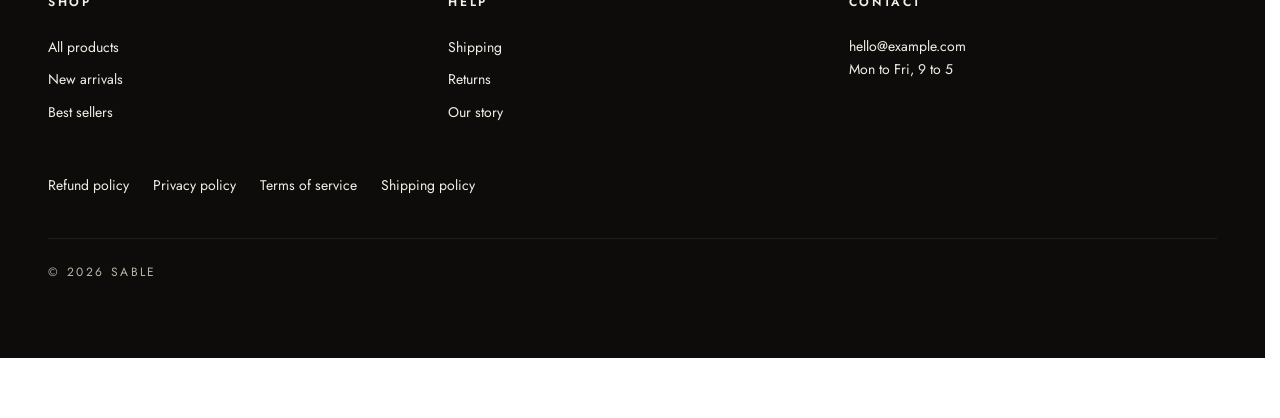
<file: product-canvas-tote.html>
<!doctype html>
<html lang="en" class="no-js"><head><meta charset="utf-8">
<meta name="viewport" content="width=device-width,initial-scale=1">
<title>Canvas Tote | Sable</title>
<meta name="description" content="Live demo of Sable, a streetwear theme for Shopify. Demo products and artwork are placeholders.">
<meta name="robots" content="noindex">
<link rel="preconnect" href="https://fonts.googleapis.com"><link rel="preconnect" href="https://fonts.gstatic.com" crossorigin><link rel="stylesheet" href="https://fonts.googleapis.com/css2?family=Jost:wght@400;500;600&family=Playfair+Display:wght@900&display=swap">
<link rel="stylesheet" href="assets/design-tokens.css">
<link rel="stylesheet" href="assets/base.css">
<link rel="stylesheet" href="assets/header.css">
<link rel="stylesheet" href="assets/component-container.css">
<link rel="stylesheet" href="assets/component-button.css">
<link rel="stylesheet" href="assets/component-pagination.css">
<link rel="stylesheet" href="assets/component-quantity.css">
<link rel="stylesheet" href="assets/component-cart-line.css">
<style>
  :root {
    --palette-ink: #0D0C0A;
    --palette-cream: #F3EFE6;
    --palette-accent: #D8C08A;
    --palette-accent-strong: #82672B;
    --palette-accent-hover: #E6D3A6;

    --container-standard: 1440px;
    --radius-sm: 2px;
    --font-display: Playfair Display, serif;
    --font-body: Jost, sans-serif;
  }
</style>

<link rel="stylesheet" href="assets/demo.css">
<script>document.documentElement.classList.replace('no-js','js');</script>
<script>window.Shopify = window.Shopify || {routes: {root: '/'}};</script>
<script src="assets/demo.js"></script>
<script src="assets/header.js" defer></script>
<script src="assets/cart.js" defer></script>
</head><body class="template-product" data-demo-page="product-canvas-tote">
<a class="skip-link" href="#MainContent">Skip to content</a>
<div id="shopify-section-announcement-bar" class="shopify-section"><div class="announcement-bar surface-dark announcement-bar--align-edges" data-announcement-bar>
    <div class="announcement-bar__inner"><span class="announcement-bar__item" ><span class="announcement-bar__text">Drop 01 Is Live</span>
          </span><span class="announcement-bar__item" ><span class="announcement-bar__text">Members Get Early Access</span>
          </span></div>
  </div>
</div>
<div id="shopify-section-header" class="shopify-section"><header
  class="header surface-dark"
  data-header
  
><div class="header__inner container"><div class="header__cluster header__cluster--start">
      <button
        type="button"
        class="header__control header__menu-toggle"
        aria-expanded="false"
        aria-controls="MobileMenu"
        data-menu-toggle
      >
        <svg class="icon icon--menu " xmlns="http://www.w3.org/2000/svg" viewBox="0 0 24 24" fill="none" stroke="currentColor" stroke-width="1.5" stroke-linecap="round" stroke-linejoin="round" aria-hidden="true" focusable="false"><path d="M3.75 6.5h16.5"/><path d="M3.75 12h16.5"/><path d="M3.75 17.5h16.5"/></svg>

        <span class="visually-hidden">Menu</span>
      </button>
    </div><div class="header__branding"><a
          class="header__logo-link"
          href="index.html"
          
        >
          <span class="header__wordmark">Sable</span>
        </a></div><nav class="header__nav" aria-label="Primary">
      <ul class="header__nav-list" role="list"><li class="header__nav-item">
              <a
                class="header__nav-link"
                href="index.html"
                
              >Home</a>
            </li><li class="header__nav-item">
              <a
                class="header__nav-link"
                href="collection.html"
                
              >Shop</a>
            </li><li class="header__nav-item">
              <a
                class="header__nav-link"
                href="index.html#story"
                
              >Our Story</a>
            </li><li class="header__nav-item">
              <a
                class="header__nav-link"
                href="index.html#lookbook"
                
              >Lookbook</a>
            </li></ul>
    </nav><div class="header__cluster header__cluster--end"><a class="header__control" href="search.html" data-search-trigger>
          <svg class="icon icon--search " xmlns="http://www.w3.org/2000/svg" viewBox="0 0 24 24" fill="none" stroke="currentColor" stroke-width="1.5" stroke-linecap="round" stroke-linejoin="round" aria-hidden="true" focusable="false"><circle cx="11" cy="11" r="6.25"/><path d="M15.6 15.6 20.5 20.5"/></svg>

          <span class="visually-hidden">Search</span>
        </a><shopify-account
          class="header__control header__account"
          menu="customer-account-main-menu"
        >
          <span class="header__account-avatar" slot="signed-out-avatar">
            <svg class="icon icon--account " xmlns="http://www.w3.org/2000/svg" viewBox="0 0 24 24" fill="none" stroke="currentColor" stroke-width="1.5" stroke-linecap="round" stroke-linejoin="round" aria-hidden="true" focusable="false"><circle cx="12" cy="8.25" r="3.75"/><path d="M4.75 19.75a7.25 7.25 0 0 1 14.5 0"/></svg>

            <span class="visually-hidden">Account</span>
          </span>
        </shopify-account><a
          class="header__control header__cart"
          href="cart.html"
          data-cart-bubble
          aria-controls="CartDrawer"
        >
          <svg class="icon icon--cart " xmlns="http://www.w3.org/2000/svg" viewBox="0 0 24 24" fill="none" stroke="currentColor" stroke-width="1.5" stroke-linecap="round" stroke-linejoin="round" aria-hidden="true" focusable="false"><path d="M5.5 7.75h13l-1.1 11.3a1.4 1.4 0 0 1-1.4 1.2H8a1.4 1.4 0 0 1-1.4-1.2Z"/><path d="M9 10V6.9a3 3 0 0 1 6 0V10"/></svg>

<span class="visually-hidden">Cart</span>
        </a></div>
  </div><div class="header__search" id="HeaderSearch" data-search-panel hidden>
    <form
      class="header__search-form"
      action="search.html"
      method="get"
      role="search"
    >
      <label class="visually-hidden" for="HeaderSearchInput">
        Search the store
      </label>
      <input
        class="header__search-input"
        id="HeaderSearchInput"
        type="search"
        name="q"
        placeholder="Search the store…"
        data-search-input
      ><input type="hidden" name="type" value="product">
      <button type="submit" class="button button--primary header__search-submit">
        Search
      </button>
      <button type="button" class="header__control" data-search-close>
        <svg class="icon icon--close " xmlns="http://www.w3.org/2000/svg" viewBox="0 0 24 24" fill="none" stroke="currentColor" stroke-width="1.5" stroke-linecap="round" stroke-linejoin="round" aria-hidden="true" focusable="false"><path d="M6.4 6.4 17.6 17.6"/><path d="M17.6 6.4 6.4 17.6"/></svg>

        <span class="visually-hidden">Close search</span>
      </button>
    </form>
  </div><div class="header__panel" id="MobileMenu" data-menu-panel hidden>
    <div class="header__panel-header">
      <span class="header__panel-title">Menu</span>
      <button type="button" class="header__control" data-menu-close>
        <svg class="icon icon--close " xmlns="http://www.w3.org/2000/svg" viewBox="0 0 24 24" fill="none" stroke="currentColor" stroke-width="1.5" stroke-linecap="round" stroke-linejoin="round" aria-hidden="true" focusable="false"><path d="M6.4 6.4 17.6 17.6"/><path d="M17.6 6.4 6.4 17.6"/></svg>

        <span class="visually-hidden">Close menu</span>
      </button>
    </div>

    <nav class="header__panel-nav" aria-label="Main">
      <ul class="header__panel-list" role="list"><li>
              <a
                class="header__panel-link"
                href="index.html"
                
              >Home</a>
            </li><li>
              <a
                class="header__panel-link"
                href="collection.html"
                
              >Shop</a>
            </li><li>
              <a
                class="header__panel-link"
                href="index.html#story"
                
              >Our Story</a>
            </li><li>
              <a
                class="header__panel-link"
                href="index.html#lookbook"
                
              >Lookbook</a>
            </li></ul>
    </nav></div>

  <div class="header__overlay" data-menu-overlay hidden></div>
</header>


</div>
<main id="MainContent" tabindex="-1">
<div id="shopify-section-main" class="shopify-section"><link rel="stylesheet" href="assets/section-main-product.css">
<script src="assets/product.js" defer="defer"></script>

<div
  class="main-product surface-light main-product--media-stacked main-product--sticky-info"
  data-main-product
  data-section-id="main"
  data-url="/products/canvas-tote"
  data-string-unavailable="Unavailable"
  
>
  <div class="main-product__inner container">
    <div class="main-product__media">
      <div
    class="product-gallery product-gallery--stacked"
    data-product-gallery
    data-gallery-layout="stacked"
  >
    <div class="product-gallery__viewport" data-gallery-viewport><div
          class="product-gallery__slide is-active"
          id="main-media-7077"
          data-media-id="7077"
          data-media-type="image"
        >
          <div class="product-gallery__frame"><img class="product-gallery__image" src="img/product-tote-canvas.webp" srcset="img/product-tote-canvas.webp 360w, img/product-tote-canvas.webp 480w, img/product-tote-canvas.webp 640w, img/product-tote-canvas.webp 800w, img/product-tote-canvas.webp 960w, img/product-tote-canvas.webp 1200w, img/product-tote-canvas.webp 1400w, img/product-tote-canvas.webp 1600w, img/product-tote-canvas.webp 1800w" sizes="(min-width: 1440px) 840px, (min-width: 1106px) calc((100vw - 128px) * 0.64), (min-width: 1024px) calc(100vw - 480px), (min-width: 768px) calc(100vw - 64px), calc(100vw - 48px)" width="1200" height="1200" loading="eager" fetchpriority="high" decoding="async" alt="Canvas Tote"></div>
        </div></div></div>
    </div><div
      class="main-product__info"
    ><p
        class="main-product__low-stock"
        data-low-stock
        hidden
      >Low stock</p><h1 class="main-product__title">Canvas Tote</h1><p class="main-product__price price" data-price>
        <span class="visually-hidden" data-price-label-sale hidden>Sale price</span>
        <span class="price__current" data-price-current>$28.00</span>
        <span class="price__compare-wrap" data-price-compare-wrap hidden>
          <span class="visually-hidden">Regular price</span>
          <s class="price__compare" data-price-compare>$0.00</s>
        </span></p><form method="post" action="/cart/add" accept-charset="UTF-8" enctype="multipart/form-data" id="ProductForm-main" class="shopify-product-form main-product__form" data-product-form="true"><input type="hidden" name="form_type" value="product"><input type="hidden" name="utf8" value="✓"><input
          type="hidden"
          name="id"
          value="7078"
          data-variant-input
          
        >

        <div class="main-product__quantity">
            <p class="main-product__quantity-label" id="QuantityLabel-main">
              Quantity
            </p>
            <div
  class="quantity"
  data-quantity
  
>
  <button
    type="button"
    class="quantity__button"
    data-quantity-step="-1"
    aria-disabled="true"
  >
    <svg class="icon icon--minus " xmlns="http://www.w3.org/2000/svg" viewBox="0 0 24 24" fill="none" stroke="currentColor" stroke-width="1.5" stroke-linecap="round" stroke-linejoin="round" aria-hidden="true" focusable="false"><path d="M4.75 12h14.5"/></svg>

    <span class="visually-hidden">Decrease quantity for Canvas Tote</span>
  </button>

  <label class="visually-hidden" for="Quantity-main">Quantity for Canvas Tote</label>
  <input
    class="quantity__input"
    id="Quantity-main"
    type="number"
    name="quantity"
    value="1"
    min="1"
    step="1"
    
    inputmode="numeric"
    autocomplete="off"
    
    
    data-quantity-input
  >

  <button
    type="button"
    class="quantity__button"
    data-quantity-step="1"
    
  >
    <svg class="icon icon--plus " xmlns="http://www.w3.org/2000/svg" viewBox="0 0 24 24" fill="none" stroke="currentColor" stroke-width="1.5" stroke-linecap="round" stroke-linejoin="round" aria-hidden="true" focusable="false"><path d="M12 4.75v14.5"/><path d="M4.75 12h14.5"/></svg>

    <span class="visually-hidden">Increase quantity for Canvas Tote</span>
  </button>
</div>

          </div><div class="main-product__actions"><button
            type="submit"
            name="add"
            class="button button--primary button--full main-product__submit"
            data-add-to-cart
            data-label-idle="Add to bag"
            data-label-busy="Adding…"
            data-label-sold-out="Sold out"data-label-unavailable="Unavailable"
            
          >
            <span data-add-to-cart-label>Add to bag</span>
          </button><div data-shopify="payment-button" class="shopify-payment-button" data-harness-stub="payment-button"><button type="button" class="shopify-payment-button__button">Buy it now</button></div></div><div
          class="main-product__error"
          data-product-error
          role="alert"
          hidden
        ></div><div
          class="main-product__success"
          data-product-success
          role="status"
          hidden
        >
          <span data-product-success-text></span><a class="main-product__success-link button button--secondary" href="cart.html">
            View cart
          </a>
        </div></form></div><div class="main-product__story"><div class="main-product__description rte"><p>Heavy canvas with long handles that sit comfortably on the shoulder.</p></div></div>
  </div><script type="application/json" data-variant-data>
    [{
          "id": 7078,
          "available": true,
          "options": ["Default Title"],
          "price": "$28.00",
          "compare_at_price": null,
          "media_id": 7077,
          "sku": "SB-CANVAS","low_stock": false,
          "quantity_rule": null
        }]
  </script><script type="application/ld+json">
    {
  "@context": "http://schema.org/",
  "@type": "Product",
  "@id": "/products/canvas-tote",
  "name": "Canvas Tote",
  "url": "/products/canvas-tote",
  "description": "Heavy canvas with long handles that sit comfortably on the shoulder.",
  "image": [
    "img/product-tote-canvas.webp"
  ],
  "brand": {
    "@type": "Brand",
    "name": "Sable"
  },
  "offers": [
    {
      "@type": "Offer",
      "@id": "/products/canvas-tote?variant=7078",
      "availability": "http://schema.org/InStock",
      "price": "28.00",
      "priceCurrency": "USD",
      "url": "/products/canvas-tote?variant=7078"
    }
  ]
}
  </script>
</div>


</div>
</main>
<div id="shopify-section-cart-drawer" class="shopify-section"><link rel="stylesheet" href="assets/section-cart-drawer.css">

<div
  class="cart-drawer surface-dark"
  id="CartDrawer"
  role="dialog"
  aria-modal="true"
  aria-labelledby="CartDrawerTitle"
  data-cart-drawer
  data-auto-open="true"
  hidden
><div class="cart-drawer__overlay" data-cart-overlay aria-hidden="true"></div>

  <div class="cart-drawer__panel">
    <div class="cart-drawer__header"><h2 class="cart-drawer__title" id="CartDrawerTitle" tabindex="-1">
        Your cart
      </h2>
      <button type="button" class="cart-drawer__close" data-cart-close>
        <svg class="icon icon--close " xmlns="http://www.w3.org/2000/svg" viewBox="0 0 24 24" fill="none" stroke="currentColor" stroke-width="1.5" stroke-linecap="round" stroke-linejoin="round" aria-hidden="true" focusable="false"><path d="M6.4 6.4 17.6 17.6"/><path d="M17.6 6.4 6.4 17.6"/></svg>

        <span class="visually-hidden">Close cart</span>
      </button>
    </div><div class="visually-hidden" role="status" aria-live="polite" data-cart-drawer-status></div><p class="cart-drawer__error" data-cart-error role="alert" hidden></p>

    <div class="cart-drawer__inner" data-cart-drawer-inner><div class="cart-empty">
  <p class="cart-empty__title">Your cart is empty.</p>
  <p class="cart-empty__body">Find something you'll wear on repeat.</p>
  <a class="button button--accent" href="index.html">
    Shop the collection
    <svg class="icon icon--arrow " xmlns="http://www.w3.org/2000/svg" viewBox="0 0 24 24" fill="none" stroke="currentColor" stroke-width="1.5" stroke-linecap="round" stroke-linejoin="round" aria-hidden="true" focusable="false"><path d="M4 12h15.5"/><path d="M13.5 6 19.5 12l-6 6"/></svg>

  </a>
</div>
</div>
  </div>
</div>


</div>
<div id="CartStatus" class="visually-hidden" role="status" aria-live="polite" data-cart-no-inert></div>
<div hidden data-cart-no-inert data-cart-strings
  data-added="Added to your cart."
  data-updated="Cart updated."
  data-removed="Removed from your cart."
  data-note-saved="Order note saved."
  data-quantity-announce="Quantity: [count]"
  data-error-generic="Unable to update your cart. Please try again."
  data-error-network="We could not reach the store. Check your connection and try again."></div>
<div id="shopify-section-brand-values" class="shopify-section"><link rel="stylesheet" href="assets/section-brand-values.css">

<div class="brand-values surface-dark brand-values--cols-4 brand-values--dividers">
  <div class="brand-values__inner container"><ul class="brand-values__list" role="list"><li
          class="brand-values__item"
          
        ><div class="brand-values__body">
              <svg class="icon icon--crown brand-values__icon" xmlns="http://www.w3.org/2000/svg" viewBox="0 0 24 24" fill="none" stroke="currentColor" stroke-width="1.5" stroke-linecap="round" stroke-linejoin="round" aria-hidden="true" focusable="false"><path d="M3.75 17.75V7.25l4.5 4.25L12 5.5l3.75 6 4.5-4.25v10.5Z"/><path d="M3.75 14.5h16.5"/></svg>
<span class="brand-values__title">Premium Quality</span><span class="brand-values__sub">Built To Last</span></div></li><li
          class="brand-values__item"
          
        ><div class="brand-values__body">
              <svg class="icon icon--community brand-values__icon" xmlns="http://www.w3.org/2000/svg" viewBox="0 0 24 24" fill="none" stroke="currentColor" stroke-width="1.5" stroke-linecap="round" stroke-linejoin="round" aria-hidden="true" focusable="false"><circle cx="12" cy="8.25" r="2.9"/><path d="M6.9 19.25a5.1 5.1 0 0 1 10.2 0"/><circle cx="5.3" cy="10.4" r="2.15"/><path d="M2 18.5a3.75 3.75 0 0 1 2.95-3.66"/><circle cx="18.7" cy="10.4" r="2.15"/><path d="M22 18.5a3.75 3.75 0 0 0-2.95-3.66"/></svg>
<span class="brand-values__title">The Club</span><span class="brand-values__sub">Early Access To Drops</span></div></li><li
          class="brand-values__item"
          
        ><div class="brand-values__body">
              <svg class="icon icon--globe brand-values__icon" xmlns="http://www.w3.org/2000/svg" viewBox="0 0 24 24" fill="none" stroke="currentColor" stroke-width="1.5" stroke-linecap="round" stroke-linejoin="round" aria-hidden="true" focusable="false"><circle cx="12" cy="12" r="9"/><path d="M12 3v18"/><path d="M3 12h18"/><path d="M4.2 7.5h15.6"/><path d="M4.2 16.5h15.6"/><path d="M12 3a5 9 0 0 1 0 18"/><path d="M12 3a5 9 0 0 0 0 18"/></svg>
<span class="brand-values__title">Shipping</span><span class="brand-values__sub">Tracked Delivery</span></div></li><li
          class="brand-values__item"
          
        ><div class="brand-values__body">
              <svg class="icon icon--diamond brand-values__icon" xmlns="http://www.w3.org/2000/svg" viewBox="0 0 24 24" fill="none" stroke="currentColor" stroke-width="1.5" stroke-linecap="round" stroke-linejoin="round" aria-hidden="true" focusable="false"><path d="M6.75 3.75h10.5L21 9.5 12 20.5 3 9.5Z"/><path d="M3 9.5h18"/><path d="m6.75 3.75 2.75 5.75L12 20.5"/><path d="m17.25 3.75-2.75 5.75L12 20.5"/></svg>
<span class="brand-values__title">Limited Runs</span><span class="brand-values__sub">Never Mass-Made</span></div></li></ul></div>
</div>
</div>
<div id="shopify-section-footer" class="shopify-section"><link rel="stylesheet" href="assets/section-footer.css"><footer class="footer surface-dark" role="contentinfo">
  <div class="footer__inner container"><div class="footer__brand"><a class="footer__logo-link" href="index.html"><span class="footer__wordmark">Sable</span></a><div class="footer__lockup-text"><p class="footer__tagline">Made Slowly.<br />
Worn Daily.</p></div><nav class="footer__social" aria-label="Social"><ul class="footer__social-list" role="list"><li>
                  <a class="footer__link footer__social-link" href="#">
                    <svg class="icon icon--instagram " xmlns="http://www.w3.org/2000/svg" viewBox="0 0 24 24" fill="none" stroke="currentColor" stroke-width="1.5" stroke-linecap="round" stroke-linejoin="round" aria-hidden="true" focusable="false"><rect x="3.5" y="3.5" width="17" height="17" rx="4.75"/><circle cx="12" cy="12" r="3.9"/><path d="M16.95 7.05h.01"/></svg>

                    <span class="visually-hidden">Instagram</span>
                  </a>
                </li><li>
                  <a class="footer__link footer__social-link" href="#">
                    <svg class="icon icon--facebook " xmlns="http://www.w3.org/2000/svg" viewBox="0 0 24 24" fill="none" stroke="currentColor" stroke-width="1.5" stroke-linecap="round" stroke-linejoin="round" aria-hidden="true" focusable="false"><path d="M17.5 3.25h-2.75a4.75 4.75 0 0 0-4.75 4.75v2.75H7.25v4h2.75v6.5h4v-6.5h2.75l.75-4h-3.5V8a.75.75 0 0 1 .75-.75h2.75Z"/></svg>

                    <span class="visually-hidden">Facebook</span>
                  </a>
                </li><li>
                  <a class="footer__link footer__social-link" href="#">
                    <svg class="icon icon--tiktok " xmlns="http://www.w3.org/2000/svg" viewBox="0 0 24 24" fill="none" stroke="currentColor" stroke-width="1.5" stroke-linecap="round" stroke-linejoin="round" aria-hidden="true" focusable="false"><path d="M9.5 11.75a4.25 4.25 0 1 0 4.25 4.25V3.75a5.25 5.25 0 0 0 5.25 5.25"/></svg>

                    <span class="visually-hidden">TikTok</span>
                  </a>
                </li><li>
                  <a class="footer__link footer__social-link" href="#">
                    <svg class="icon icon--youtube " xmlns="http://www.w3.org/2000/svg" viewBox="0 0 24 24" fill="none" stroke="currentColor" stroke-width="1.5" stroke-linecap="round" stroke-linejoin="round" aria-hidden="true" focusable="false"><path d="M2.9 16.85a23.6 23.6 0 0 1 0-9.7 2.1 2.1 0 0 1 1.47-1.47 48.5 48.5 0 0 1 15.26 0 2.1 2.1 0 0 1 1.47 1.47 23.6 23.6 0 0 1 0 9.7 2.1 2.1 0 0 1-1.47 1.47 48.5 48.5 0 0 1-15.26 0 2.1 2.1 0 0 1-1.47-1.47Z"/><path d="m10 14.9 4.7-2.9-4.7-2.9Z"/></svg>

                    <span class="visually-hidden">YouTube</span>
                  </a>
                </li></ul>
          </nav><p class="footer__strapline">Built To Be Worn</p></div><div class="footer__blocks"><nav
                  class="footer__column"
                  aria-labelledby="FooterMenu-shop"
                  
                ><h2 class="footer__heading" id="FooterMenu-shop">Shop</h2>
                  <ul class="footer__menu" role="list"><li>
                        <a
                          class="footer__link"
                          href="collection.html"
                          
                        >All products</a>
                      </li><li>
                        <a
                          class="footer__link"
                          href="collection.html"
                          
                        >New arrivals</a>
                      </li><li>
                        <a
                          class="footer__link"
                          href="collection.html"
                          
                        >Best sellers</a>
                      </li></ul>
                </nav><nav
                  class="footer__column"
                  aria-labelledby="FooterMenu-help"
                  
                ><h2 class="footer__heading" id="FooterMenu-help">Help</h2>
                  <ul class="footer__menu" role="list"><li>
                        <a
                          class="footer__link"
                          href="policy.html"
                          
                        >Shipping</a>
                      </li><li>
                        <a
                          class="footer__link"
                          href="policy.html"
                          
                        >Returns</a>
                      </li><li>
                        <a
                          class="footer__link"
                          href="our-story.html"
                          
                        >Our story</a>
                      </li></ul>
                </nav><div class="footer__column" ><h2 class="footer__heading">Contact</h2><div class="footer__text"><p>hello@example.com<br>Mon to Fri, 9 to 5</p></div></div></div><div class="footer__utility"><nav class="footer__policies" aria-label="Policies">
            <ul class="footer__policy-list" role="list"><li>
                    <a class="footer__link" href="policy.html">Refund policy</a>
                  </li><li>
                    <a class="footer__link" href="policy.html">Privacy policy</a>
                  </li><li>
                    <a class="footer__link" href="policy.html">Terms of service</a>
                  </li><li>
                    <a class="footer__link" href="policy.html">Shipping policy</a>
                  </li></ul>
          </nav></div><div class="footer__bottom">
      <p class="footer__copyright">
        © 2026 Sable
      </p>
    </div></div>
</footer>


</div>
</body></html>
</file>
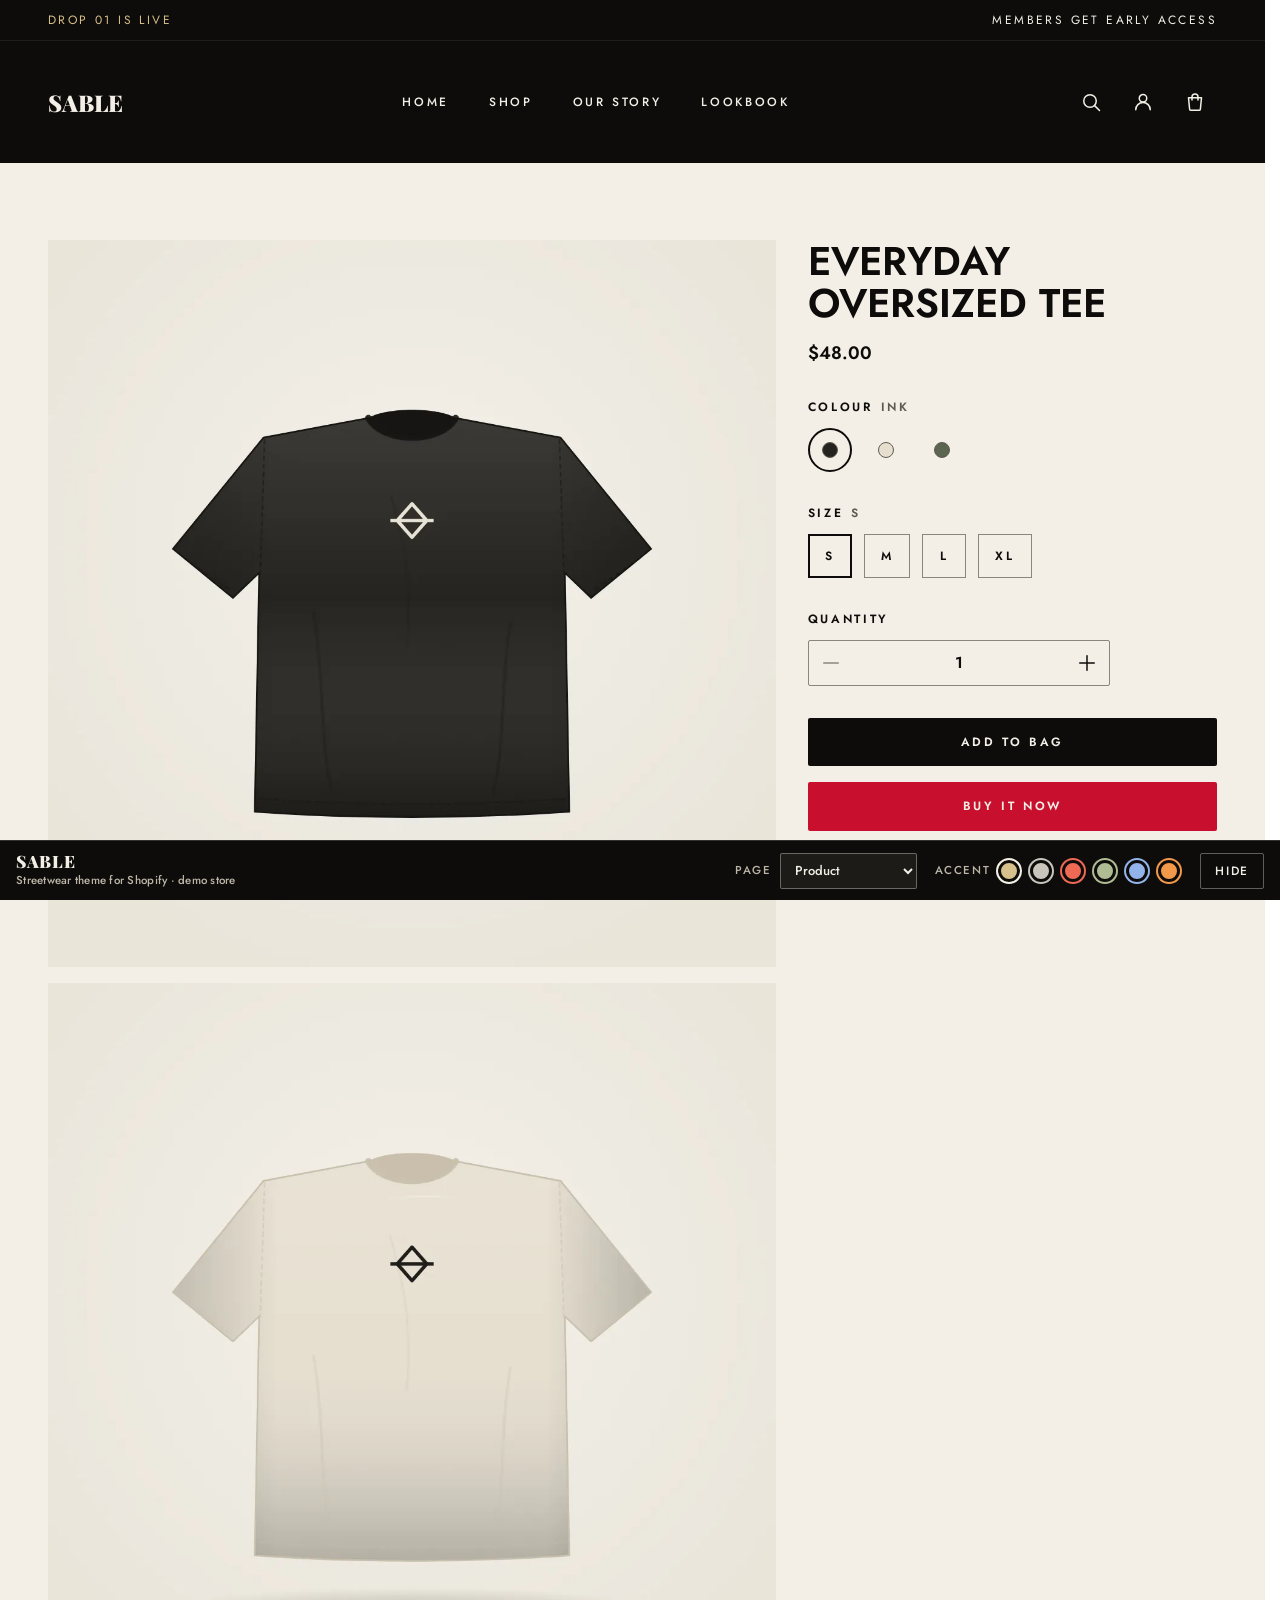
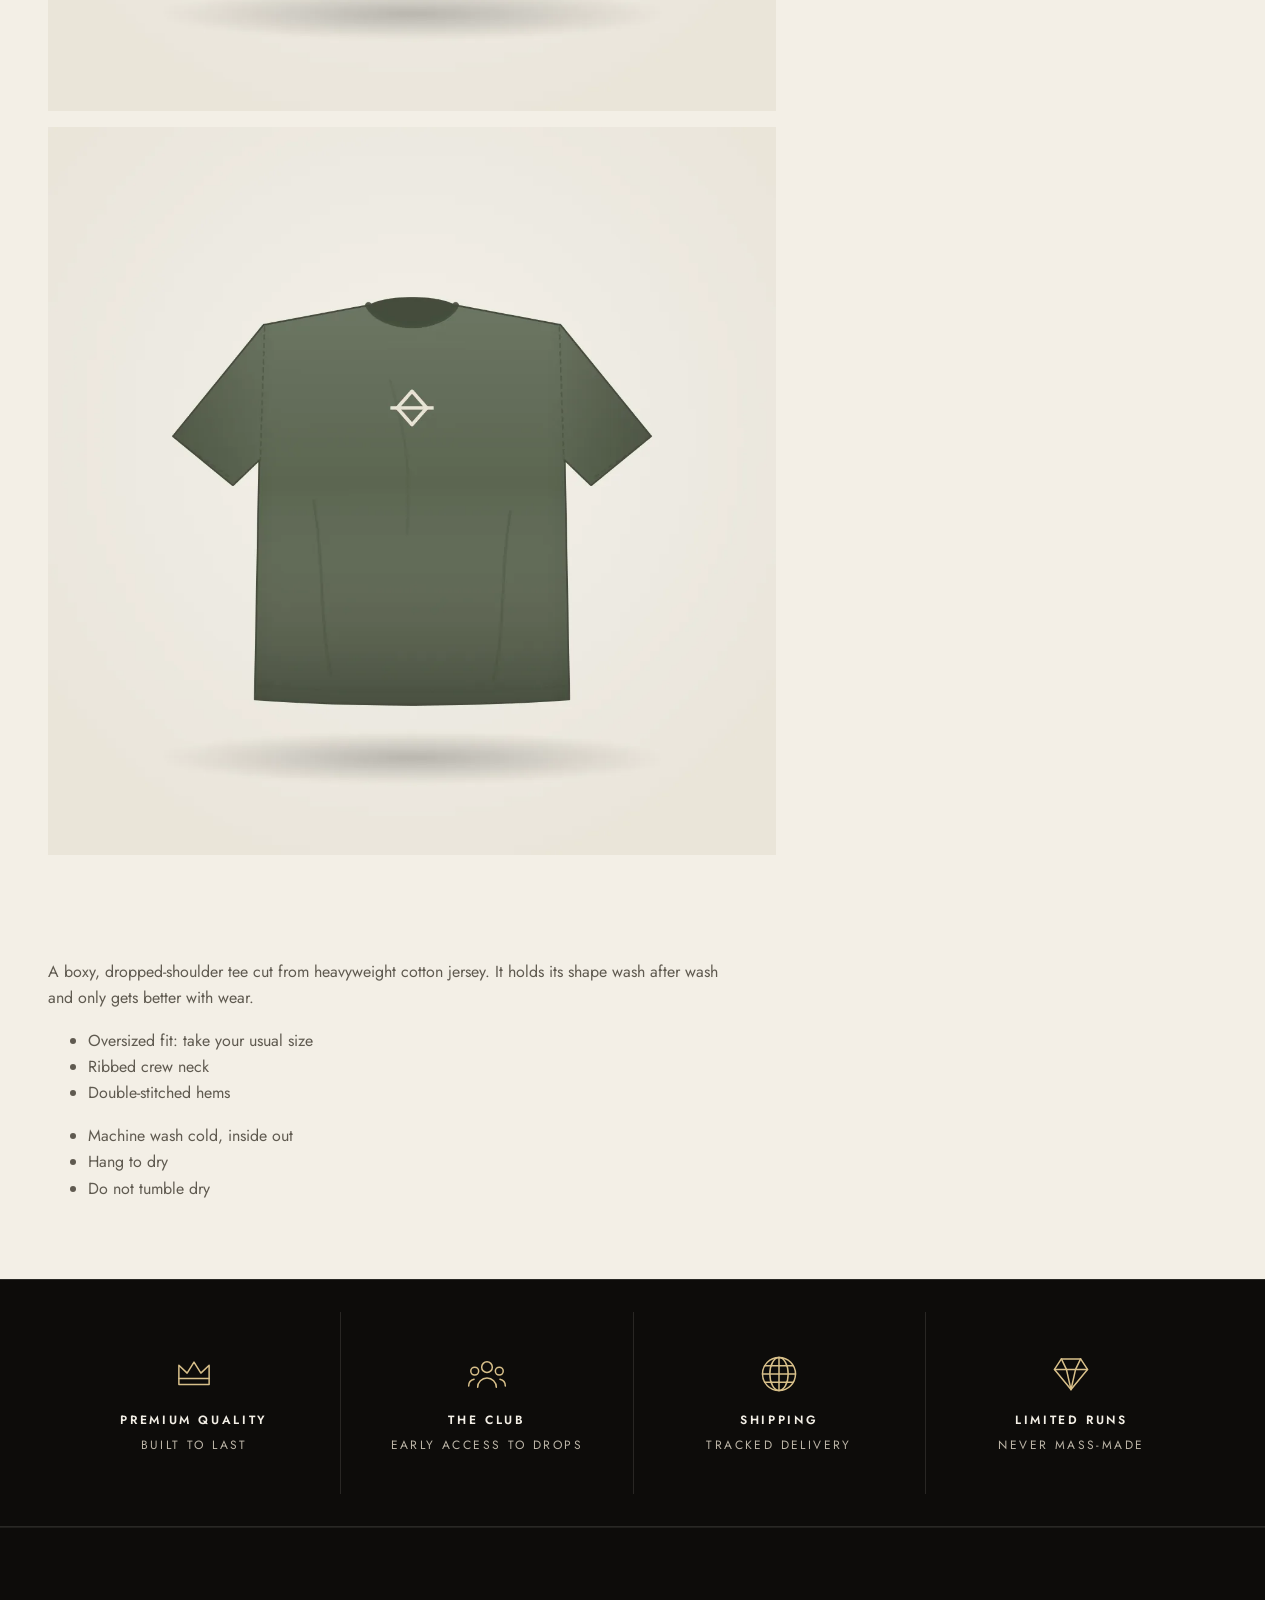
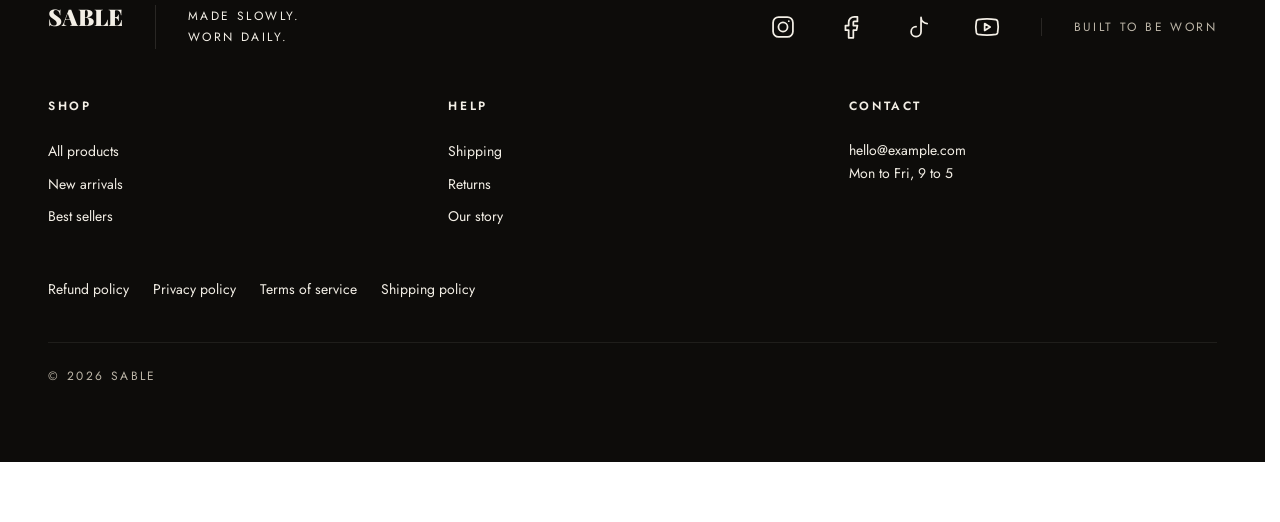
<file: product-everyday-tee.html>
<!doctype html>
<html lang="en" class="no-js"><head><meta charset="utf-8">
<meta name="viewport" content="width=device-width,initial-scale=1">
<title>Everyday Oversized Tee | Sable</title>
<meta name="description" content="Live demo of Sable, a streetwear theme for Shopify. Demo products and artwork are placeholders.">
<meta name="robots" content="noindex">
<link rel="preconnect" href="https://fonts.googleapis.com"><link rel="preconnect" href="https://fonts.gstatic.com" crossorigin><link rel="stylesheet" href="https://fonts.googleapis.com/css2?family=Jost:wght@400;500;600&family=Playfair+Display:wght@900&display=swap">
<link rel="stylesheet" href="assets/design-tokens.css">
<link rel="stylesheet" href="assets/base.css">
<link rel="stylesheet" href="assets/header.css">
<link rel="stylesheet" href="assets/component-container.css">
<link rel="stylesheet" href="assets/component-button.css">
<link rel="stylesheet" href="assets/component-pagination.css">
<link rel="stylesheet" href="assets/component-quantity.css">
<link rel="stylesheet" href="assets/component-cart-line.css">
<style>
  :root {
    --palette-ink: #0D0C0A;
    --palette-cream: #F3EFE6;
    --palette-accent: #D8C08A;
    --palette-accent-strong: #82672B;
    --palette-accent-hover: #E6D3A6;

    --container-standard: 1440px;
    --radius-sm: 2px;
    --font-display: Playfair Display, serif;
    --font-body: Jost, sans-serif;
  }
</style>

<link rel="stylesheet" href="assets/demo.css">
<script>document.documentElement.classList.replace('no-js','js');</script>
<script>window.Shopify = window.Shopify || {routes: {root: '/'}};</script>
<script src="assets/demo.js"></script>
<script src="assets/header.js" defer></script>
<script src="assets/cart.js" defer></script>
</head><body class="template-product" data-demo-page="product-everyday-tee">
<a class="skip-link" href="#MainContent">Skip to content</a>
<div id="shopify-section-announcement-bar" class="shopify-section"><div class="announcement-bar surface-dark announcement-bar--align-edges" data-announcement-bar>
    <div class="announcement-bar__inner"><span class="announcement-bar__item" ><span class="announcement-bar__text">Drop 01 Is Live</span>
          </span><span class="announcement-bar__item" ><span class="announcement-bar__text">Members Get Early Access</span>
          </span></div>
  </div>
</div>
<div id="shopify-section-header" class="shopify-section"><header
  class="header surface-dark"
  data-header
  
><div class="header__inner container"><div class="header__cluster header__cluster--start">
      <button
        type="button"
        class="header__control header__menu-toggle"
        aria-expanded="false"
        aria-controls="MobileMenu"
        data-menu-toggle
      >
        <svg class="icon icon--menu " xmlns="http://www.w3.org/2000/svg" viewBox="0 0 24 24" fill="none" stroke="currentColor" stroke-width="1.5" stroke-linecap="round" stroke-linejoin="round" aria-hidden="true" focusable="false"><path d="M3.75 6.5h16.5"/><path d="M3.75 12h16.5"/><path d="M3.75 17.5h16.5"/></svg>

        <span class="visually-hidden">Menu</span>
      </button>
    </div><div class="header__branding"><a
          class="header__logo-link"
          href="index.html"
          
        >
          <span class="header__wordmark">Sable</span>
        </a></div><nav class="header__nav" aria-label="Primary">
      <ul class="header__nav-list" role="list"><li class="header__nav-item">
              <a
                class="header__nav-link"
                href="index.html"
                
              >Home</a>
            </li><li class="header__nav-item">
              <a
                class="header__nav-link"
                href="collection.html"
                
              >Shop</a>
            </li><li class="header__nav-item">
              <a
                class="header__nav-link"
                href="index.html#story"
                
              >Our Story</a>
            </li><li class="header__nav-item">
              <a
                class="header__nav-link"
                href="index.html#lookbook"
                
              >Lookbook</a>
            </li></ul>
    </nav><div class="header__cluster header__cluster--end"><a class="header__control" href="search.html" data-search-trigger>
          <svg class="icon icon--search " xmlns="http://www.w3.org/2000/svg" viewBox="0 0 24 24" fill="none" stroke="currentColor" stroke-width="1.5" stroke-linecap="round" stroke-linejoin="round" aria-hidden="true" focusable="false"><circle cx="11" cy="11" r="6.25"/><path d="M15.6 15.6 20.5 20.5"/></svg>

          <span class="visually-hidden">Search</span>
        </a><shopify-account
          class="header__control header__account"
          menu="customer-account-main-menu"
        >
          <span class="header__account-avatar" slot="signed-out-avatar">
            <svg class="icon icon--account " xmlns="http://www.w3.org/2000/svg" viewBox="0 0 24 24" fill="none" stroke="currentColor" stroke-width="1.5" stroke-linecap="round" stroke-linejoin="round" aria-hidden="true" focusable="false"><circle cx="12" cy="8.25" r="3.75"/><path d="M4.75 19.75a7.25 7.25 0 0 1 14.5 0"/></svg>

            <span class="visually-hidden">Account</span>
          </span>
        </shopify-account><a
          class="header__control header__cart"
          href="cart.html"
          data-cart-bubble
          aria-controls="CartDrawer"
        >
          <svg class="icon icon--cart " xmlns="http://www.w3.org/2000/svg" viewBox="0 0 24 24" fill="none" stroke="currentColor" stroke-width="1.5" stroke-linecap="round" stroke-linejoin="round" aria-hidden="true" focusable="false"><path d="M5.5 7.75h13l-1.1 11.3a1.4 1.4 0 0 1-1.4 1.2H8a1.4 1.4 0 0 1-1.4-1.2Z"/><path d="M9 10V6.9a3 3 0 0 1 6 0V10"/></svg>

<span class="visually-hidden">Cart</span>
        </a></div>
  </div><div class="header__search" id="HeaderSearch" data-search-panel hidden>
    <form
      class="header__search-form"
      action="search.html"
      method="get"
      role="search"
    >
      <label class="visually-hidden" for="HeaderSearchInput">
        Search the store
      </label>
      <input
        class="header__search-input"
        id="HeaderSearchInput"
        type="search"
        name="q"
        placeholder="Search the store…"
        data-search-input
      ><input type="hidden" name="type" value="product">
      <button type="submit" class="button button--primary header__search-submit">
        Search
      </button>
      <button type="button" class="header__control" data-search-close>
        <svg class="icon icon--close " xmlns="http://www.w3.org/2000/svg" viewBox="0 0 24 24" fill="none" stroke="currentColor" stroke-width="1.5" stroke-linecap="round" stroke-linejoin="round" aria-hidden="true" focusable="false"><path d="M6.4 6.4 17.6 17.6"/><path d="M17.6 6.4 6.4 17.6"/></svg>

        <span class="visually-hidden">Close search</span>
      </button>
    </form>
  </div><div class="header__panel" id="MobileMenu" data-menu-panel hidden>
    <div class="header__panel-header">
      <span class="header__panel-title">Menu</span>
      <button type="button" class="header__control" data-menu-close>
        <svg class="icon icon--close " xmlns="http://www.w3.org/2000/svg" viewBox="0 0 24 24" fill="none" stroke="currentColor" stroke-width="1.5" stroke-linecap="round" stroke-linejoin="round" aria-hidden="true" focusable="false"><path d="M6.4 6.4 17.6 17.6"/><path d="M17.6 6.4 6.4 17.6"/></svg>

        <span class="visually-hidden">Close menu</span>
      </button>
    </div>

    <nav class="header__panel-nav" aria-label="Main">
      <ul class="header__panel-list" role="list"><li>
              <a
                class="header__panel-link"
                href="index.html"
                
              >Home</a>
            </li><li>
              <a
                class="header__panel-link"
                href="collection.html"
                
              >Shop</a>
            </li><li>
              <a
                class="header__panel-link"
                href="index.html#story"
                
              >Our Story</a>
            </li><li>
              <a
                class="header__panel-link"
                href="index.html#lookbook"
                
              >Lookbook</a>
            </li></ul>
    </nav></div>

  <div class="header__overlay" data-menu-overlay hidden></div>
</header>


</div>
<main id="MainContent" tabindex="-1">
<div id="shopify-section-main" class="shopify-section"><link rel="stylesheet" href="assets/section-main-product.css">
<script src="assets/product.js" defer="defer"></script>

<div
  class="main-product surface-light main-product--media-stacked main-product--sticky-info"
  data-main-product
  data-section-id="main"
  data-url="/products/everyday-tee"
  data-string-unavailable="Unavailable"
  
>
  <div class="main-product__inner container">
    <div class="main-product__media">
      <div
    class="product-gallery product-gallery--stacked"
    data-product-gallery
    data-gallery-layout="stacked"
  >
    <div class="product-gallery__viewport" data-gallery-viewport><div
          class="product-gallery__slide is-active"
          id="main-media-7001"
          data-media-id="7001"
          data-media-type="image"
        >
          <div class="product-gallery__frame"><img class="product-gallery__image" src="img/product-tee-ink.webp" srcset="img/product-tee-ink.webp 360w, img/product-tee-ink.webp 480w, img/product-tee-ink.webp 640w, img/product-tee-ink.webp 800w, img/product-tee-ink.webp 960w, img/product-tee-ink.webp 1200w, img/product-tee-ink.webp 1400w, img/product-tee-ink.webp 1600w, img/product-tee-ink.webp 1800w" sizes="(min-width: 1440px) 840px, (min-width: 1106px) calc((100vw - 128px) * 0.64), (min-width: 1024px) calc(100vw - 480px), (min-width: 768px) calc(100vw - 64px), calc(100vw - 48px)" width="1200" height="1200" loading="eager" fetchpriority="high" decoding="async" alt="Everyday Oversized Tee in Ink"></div>
        </div><div
          class="product-gallery__slide"
          id="main-media-7002"
          data-media-id="7002"
          data-media-type="image"
        >
          <div class="product-gallery__frame"><img class="product-gallery__image" src="img/product-tee-bone.webp" srcset="img/product-tee-bone.webp 360w, img/product-tee-bone.webp 480w, img/product-tee-bone.webp 640w, img/product-tee-bone.webp 800w, img/product-tee-bone.webp 960w, img/product-tee-bone.webp 1200w, img/product-tee-bone.webp 1400w, img/product-tee-bone.webp 1600w, img/product-tee-bone.webp 1800w" sizes="(min-width: 1440px) 840px, (min-width: 1106px) calc((100vw - 128px) * 0.64), (min-width: 1024px) calc(100vw - 480px), (min-width: 768px) calc(100vw - 64px), calc(100vw - 48px)" width="1200" height="1200" loading="lazy" decoding="async" alt="Everyday Oversized Tee in Bone"></div>
        </div><div
          class="product-gallery__slide"
          id="main-media-7003"
          data-media-id="7003"
          data-media-type="image"
        >
          <div class="product-gallery__frame"><img class="product-gallery__image" src="img/product-tee-olive.webp" srcset="img/product-tee-olive.webp 360w, img/product-tee-olive.webp 480w, img/product-tee-olive.webp 640w, img/product-tee-olive.webp 800w, img/product-tee-olive.webp 960w, img/product-tee-olive.webp 1200w, img/product-tee-olive.webp 1400w, img/product-tee-olive.webp 1600w, img/product-tee-olive.webp 1800w" sizes="(min-width: 1440px) 840px, (min-width: 1106px) calc((100vw - 128px) * 0.64), (min-width: 1024px) calc(100vw - 480px), (min-width: 768px) calc(100vw - 64px), calc(100vw - 48px)" width="1200" height="1200" loading="lazy" decoding="async" alt="Everyday Oversized Tee in Olive"></div>
        </div></div><nav class="product-gallery__rail" aria-label="Product media" data-gallery-rail>
        <ul class="product-gallery__thumbs" role="list"><li class="product-gallery__thumb-item">
              <a
                class="product-gallery__thumb is-active"
                href="#main-media-7001"
                data-gallery-thumb
                data-media-id="7001"
                aria-current="true"
              ><img class="product-gallery__thumb-image" src="img/product-tee-ink.webp" srcset="img/product-tee-ink.webp 80w, img/product-tee-ink.webp 120w, img/product-tee-ink.webp 160w, img/product-tee-ink.webp 240w" sizes="80px" width="1200" height="1200" loading="lazy" decoding="async" alt=""><span class="visually-hidden">Go to media 1 of 3</span>
              </a>
            </li><li class="product-gallery__thumb-item">
              <a
                class="product-gallery__thumb"
                href="#main-media-7002"
                data-gallery-thumb
                data-media-id="7002"
                
              ><img class="product-gallery__thumb-image" src="img/product-tee-bone.webp" srcset="img/product-tee-bone.webp 80w, img/product-tee-bone.webp 120w, img/product-tee-bone.webp 160w, img/product-tee-bone.webp 240w" sizes="80px" width="1200" height="1200" loading="lazy" decoding="async" alt=""><span class="visually-hidden">Go to media 2 of 3</span>
              </a>
            </li><li class="product-gallery__thumb-item">
              <a
                class="product-gallery__thumb"
                href="#main-media-7003"
                data-gallery-thumb
                data-media-id="7003"
                
              ><img class="product-gallery__thumb-image" src="img/product-tee-olive.webp" srcset="img/product-tee-olive.webp 80w, img/product-tee-olive.webp 120w, img/product-tee-olive.webp 160w, img/product-tee-olive.webp 240w" sizes="80px" width="1200" height="1200" loading="lazy" decoding="async" alt=""><span class="visually-hidden">Go to media 3 of 3</span>
              </a>
            </li></ul>
      </nav></div>
    </div><div
      class="main-product__info"
    ><p
        class="main-product__low-stock"
        data-low-stock
        hidden
      >Low stock</p><h1 class="main-product__title">Everyday Oversized Tee</h1><p class="main-product__price price" data-price>
        <span class="visually-hidden" data-price-label-sale hidden>Sale price</span>
        <span class="price__current" data-price-current>$48.00</span>
        <span class="price__compare-wrap" data-price-compare-wrap hidden>
          <span class="visually-hidden">Regular price</span>
          <s class="price__compare" data-price-compare>$0.00</s>
        </span></p><form method="post" action="/cart/add" accept-charset="UTF-8" enctype="multipart/form-data" id="ProductForm-main" class="shopify-product-form main-product__form" data-product-form="true"><input type="hidden" name="form_type" value="product"><input type="hidden" name="utf8" value="✓"><input
          type="hidden"
          name="id"
          value="7004"
          data-variant-input
          
        >

        <div class="variant-picker" data-variant-picker><fieldset
        class="variant-picker__option variant-picker__option--swatch"
        data-option-position="1"
      >
        <legend class="variant-picker__legend">
          <span class="variant-picker__legend-name">Colour</span><span class="variant-picker__legend-value" data-option-value-for="1">Ink</span>
        </legend>

        <div class="variant-picker__values"><input
              class="variant-picker__input visually-hidden"
              type="radio"
              id="main-option-1-1"
              name="main-option-1"
              value="Ink"
              data-option-position="1"
              checked
              
            >
            <label
              class="variant-picker__value variant-picker__value--swatch"
              for="main-option-1-1"
            ><span
                    class="variant-picker__swatch variant-picker__swatch--circle"
                    style="--swatch-fill: #25231F;"
                    aria-hidden="true"
                  ></span><span class="visually-hidden">Ink</span></label><input
              class="variant-picker__input visually-hidden"
              type="radio"
              id="main-option-1-2"
              name="main-option-1"
              value="Bone"
              data-option-position="1"
              
              
            >
            <label
              class="variant-picker__value variant-picker__value--swatch"
              for="main-option-1-2"
            ><span
                    class="variant-picker__swatch variant-picker__swatch--circle"
                    style="--swatch-fill: #E6DFD0;"
                    aria-hidden="true"
                  ></span><span class="visually-hidden">Bone</span></label><input
              class="variant-picker__input visually-hidden"
              type="radio"
              id="main-option-1-3"
              name="main-option-1"
              value="Olive"
              data-option-position="1"
              
              
            >
            <label
              class="variant-picker__value variant-picker__value--swatch"
              for="main-option-1-3"
            ><span
                    class="variant-picker__swatch variant-picker__swatch--circle"
                    style="--swatch-fill: #5B6550;"
                    aria-hidden="true"
                  ></span><span class="visually-hidden">Olive</span></label></div>
      </fieldset><fieldset
        class="variant-picker__option"
        data-option-position="2"
      >
        <legend class="variant-picker__legend">
          <span class="variant-picker__legend-name">Size</span><span class="variant-picker__legend-value" data-option-value-for="2">S</span>
        </legend>

        <div class="variant-picker__values"><input
              class="variant-picker__input visually-hidden"
              type="radio"
              id="main-option-2-1"
              name="main-option-2"
              value="S"
              data-option-position="2"
              checked
              
            >
            <label
              class="variant-picker__value"
              for="main-option-2-1"
            ><span class="variant-picker__value-text">S</span></label><input
              class="variant-picker__input visually-hidden"
              type="radio"
              id="main-option-2-2"
              name="main-option-2"
              value="M"
              data-option-position="2"
              
              
            >
            <label
              class="variant-picker__value"
              for="main-option-2-2"
            ><span class="variant-picker__value-text">M</span></label><input
              class="variant-picker__input visually-hidden"
              type="radio"
              id="main-option-2-3"
              name="main-option-2"
              value="L"
              data-option-position="2"
              
              
            >
            <label
              class="variant-picker__value"
              for="main-option-2-3"
            ><span class="variant-picker__value-text">L</span></label><input
              class="variant-picker__input visually-hidden"
              type="radio"
              id="main-option-2-4"
              name="main-option-2"
              value="XL"
              data-option-position="2"
              
              
            >
            <label
              class="variant-picker__value"
              for="main-option-2-4"
            ><span class="variant-picker__value-text">XL</span></label></div>
      </fieldset></div><div class="main-product__quantity">
            <p class="main-product__quantity-label" id="QuantityLabel-main">
              Quantity
            </p>
            <div
  class="quantity"
  data-quantity
  
>
  <button
    type="button"
    class="quantity__button"
    data-quantity-step="-1"
    aria-disabled="true"
  >
    <svg class="icon icon--minus " xmlns="http://www.w3.org/2000/svg" viewBox="0 0 24 24" fill="none" stroke="currentColor" stroke-width="1.5" stroke-linecap="round" stroke-linejoin="round" aria-hidden="true" focusable="false"><path d="M4.75 12h14.5"/></svg>

    <span class="visually-hidden">Decrease quantity for Everyday Oversized Tee</span>
  </button>

  <label class="visually-hidden" for="Quantity-main">Quantity for Everyday Oversized Tee</label>
  <input
    class="quantity__input"
    id="Quantity-main"
    type="number"
    name="quantity"
    value="1"
    min="1"
    step="1"
    
    inputmode="numeric"
    autocomplete="off"
    
    
    data-quantity-input
  >

  <button
    type="button"
    class="quantity__button"
    data-quantity-step="1"
    
  >
    <svg class="icon icon--plus " xmlns="http://www.w3.org/2000/svg" viewBox="0 0 24 24" fill="none" stroke="currentColor" stroke-width="1.5" stroke-linecap="round" stroke-linejoin="round" aria-hidden="true" focusable="false"><path d="M12 4.75v14.5"/><path d="M4.75 12h14.5"/></svg>

    <span class="visually-hidden">Increase quantity for Everyday Oversized Tee</span>
  </button>
</div>

          </div><div class="main-product__actions"><button
            type="submit"
            name="add"
            class="button button--primary button--full main-product__submit"
            data-add-to-cart
            data-label-idle="Add to bag"
            data-label-busy="Adding…"
            data-label-sold-out="Sold out"data-label-unavailable="Unavailable"
            
          >
            <span data-add-to-cart-label>Add to bag</span>
          </button><div data-shopify="payment-button" class="shopify-payment-button" data-harness-stub="payment-button"><button type="button" class="shopify-payment-button__button">Buy it now</button></div></div><div
          class="main-product__error"
          data-product-error
          role="alert"
          hidden
        ></div><div
          class="main-product__success"
          data-product-success
          role="status"
          hidden
        >
          <span data-product-success-text></span><a class="main-product__success-link button button--secondary" href="cart.html">
            View cart
          </a>
        </div></form></div><div class="main-product__story"><div class="main-product__description rte"><p>A boxy, dropped-shoulder tee cut from heavyweight cotton jersey. It holds its shape wash after wash and only gets better with wear.</p><ul><li>Oversized fit: take your usual size</li><li>Ribbed crew neck</li><li>Double-stitched hems</li></ul><ul><li>Machine wash cold, inside out</li><li>Hang to dry</li><li>Do not tumble dry</li></ul></div></div>
  </div><script type="application/json" data-variant-data>
    [{
          "id": 7004,
          "available": true,
          "options": ["Ink", "S"],
          "price": "$48.00",
          "compare_at_price": null,
          "media_id": 7001,
          "sku": "SB-TEE-IN-S","low_stock": false,
          "quantity_rule": null
        },{
          "id": 7005,
          "available": true,
          "options": ["Ink", "M"],
          "price": "$48.00",
          "compare_at_price": null,
          "media_id": 7001,
          "sku": "SB-TEE-IN-M","low_stock": false,
          "quantity_rule": null
        },{
          "id": 7006,
          "available": true,
          "options": ["Ink", "L"],
          "price": "$48.00",
          "compare_at_price": null,
          "media_id": 7001,
          "sku": "SB-TEE-IN-L","low_stock": false,
          "quantity_rule": null
        },{
          "id": 7007,
          "available": true,
          "options": ["Ink", "XL"],
          "price": "$48.00",
          "compare_at_price": null,
          "media_id": 7001,
          "sku": "SB-TEE-IN-XL","low_stock": false,
          "quantity_rule": null
        },{
          "id": 7008,
          "available": true,
          "options": ["Bone", "S"],
          "price": "$48.00",
          "compare_at_price": null,
          "media_id": 7002,
          "sku": "SB-TEE-BO-S","low_stock": false,
          "quantity_rule": null
        },{
          "id": 7009,
          "available": true,
          "options": ["Bone", "M"],
          "price": "$48.00",
          "compare_at_price": null,
          "media_id": 7002,
          "sku": "SB-TEE-BO-M","low_stock": false,
          "quantity_rule": null
        },{
          "id": 7010,
          "available": true,
          "options": ["Bone", "L"],
          "price": "$48.00",
          "compare_at_price": null,
          "media_id": 7002,
          "sku": "SB-TEE-BO-L","low_stock": false,
          "quantity_rule": null
        },{
          "id": 7011,
          "available": true,
          "options": ["Bone", "XL"],
          "price": "$48.00",
          "compare_at_price": null,
          "media_id": 7002,
          "sku": "SB-TEE-BO-XL","low_stock": false,
          "quantity_rule": null
        },{
          "id": 7012,
          "available": true,
          "options": ["Olive", "S"],
          "price": "$48.00",
          "compare_at_price": null,
          "media_id": 7003,
          "sku": "SB-TEE-OL-S","low_stock": false,
          "quantity_rule": null
        },{
          "id": 7013,
          "available": true,
          "options": ["Olive", "M"],
          "price": "$48.00",
          "compare_at_price": null,
          "media_id": 7003,
          "sku": "SB-TEE-OL-M","low_stock": false,
          "quantity_rule": null
        },{
          "id": 7014,
          "available": true,
          "options": ["Olive", "L"],
          "price": "$48.00",
          "compare_at_price": null,
          "media_id": 7003,
          "sku": "SB-TEE-OL-L","low_stock": false,
          "quantity_rule": null
        },{
          "id": 7015,
          "available": false,
          "options": ["Olive", "XL"],
          "price": "$48.00",
          "compare_at_price": null,
          "media_id": 7003,
          "sku": "SB-TEE-OL-XL","low_stock": false,
          "quantity_rule": null
        }]
  </script><script type="application/ld+json">
    {
  "@context": "http://schema.org/",
  "@type": "ProductGroup",
  "@id": "/products/everyday-tee",
  "name": "Everyday Oversized Tee",
  "url": "/products/everyday-tee",
  "description": "A boxy, dropped-shoulder tee cut from heavyweight cotton jersey. It holds its shape wash after wash and only gets better with wear.Oversized fit: take your usual sizeRibbed crew neckDouble-stitched hemsMachine wash cold, inside outHang to dryDo not tumble dry",
  "image": [
    "img/product-tee-ink.webp",
    "img/product-tee-bone.webp",
    "img/product-tee-olive.webp"
  ],
  "brand": {
    "@type": "Brand",
    "name": "Sable"
  },
  "offers": [
    {
      "@type": "Offer",
      "@id": "/products/everyday-tee?variant=7004",
      "availability": "http://schema.org/InStock",
      "price": "48.00",
      "priceCurrency": "USD",
      "url": "/products/everyday-tee?variant=7004"
    },
    {
      "@type": "Offer",
      "@id": "/products/everyday-tee?variant=7005",
      "availability": "http://schema.org/InStock",
      "price": "48.00",
      "priceCurrency": "USD",
      "url": "/products/everyday-tee?variant=7005"
    },
    {
      "@type": "Offer",
      "@id": "/products/everyday-tee?variant=7006",
      "availability": "http://schema.org/InStock",
      "price": "48.00",
      "priceCurrency": "USD",
      "url": "/products/everyday-tee?variant=7006"
    },
    {
      "@type": "Offer",
      "@id": "/products/everyday-tee?variant=7007",
      "availability": "http://schema.org/InStock",
      "price": "48.00",
      "priceCurrency": "USD",
      "url": "/products/everyday-tee?variant=7007"
    },
    {
      "@type": "Offer",
      "@id": "/products/everyday-tee?variant=7008",
      "availability": "http://schema.org/InStock",
      "price": "48.00",
      "priceCurrency": "USD",
      "url": "/products/everyday-tee?variant=7008"
    },
    {
      "@type": "Offer",
      "@id": "/products/everyday-tee?variant=7009",
      "availability": "http://schema.org/InStock",
      "price": "48.00",
      "priceCurrency": "USD",
      "url": "/products/everyday-tee?variant=7009"
    },
    {
      "@type": "Offer",
      "@id": "/products/everyday-tee?variant=7010",
      "availability": "http://schema.org/InStock",
      "price": "48.00",
      "priceCurrency": "USD",
      "url": "/products/everyday-tee?variant=7010"
    },
    {
      "@type": "Offer",
      "@id": "/products/everyday-tee?variant=7011",
      "availability": "http://schema.org/InStock",
      "price": "48.00",
      "priceCurrency": "USD",
      "url": "/products/everyday-tee?variant=7011"
    },
    {
      "@type": "Offer",
      "@id": "/products/everyday-tee?variant=7012",
      "availability": "http://schema.org/InStock",
      "price": "48.00",
      "priceCurrency": "USD",
      "url": "/products/everyday-tee?variant=7012"
    },
    {
      "@type": "Offer",
      "@id": "/products/everyday-tee?variant=7013",
      "availability": "http://schema.org/InStock",
      "price": "48.00",
      "priceCurrency": "USD",
      "url": "/products/everyday-tee?variant=7013"
    },
    {
      "@type": "Offer",
      "@id": "/products/everyday-tee?variant=7014",
      "availability": "http://schema.org/InStock",
      "price": "48.00",
      "priceCurrency": "USD",
      "url": "/products/everyday-tee?variant=7014"
    },
    {
      "@type": "Offer",
      "@id": "/products/everyday-tee?variant=7015",
      "availability": "http://schema.org/OutOfStock",
      "price": "48.00",
      "priceCurrency": "USD",
      "url": "/products/everyday-tee?variant=7015"
    }
  ]
}
  </script>
</div>


</div>
</main>
<div id="shopify-section-cart-drawer" class="shopify-section"><link rel="stylesheet" href="assets/section-cart-drawer.css">

<div
  class="cart-drawer surface-dark"
  id="CartDrawer"
  role="dialog"
  aria-modal="true"
  aria-labelledby="CartDrawerTitle"
  data-cart-drawer
  data-auto-open="true"
  hidden
><div class="cart-drawer__overlay" data-cart-overlay aria-hidden="true"></div>

  <div class="cart-drawer__panel">
    <div class="cart-drawer__header"><h2 class="cart-drawer__title" id="CartDrawerTitle" tabindex="-1">
        Your cart
      </h2>
      <button type="button" class="cart-drawer__close" data-cart-close>
        <svg class="icon icon--close " xmlns="http://www.w3.org/2000/svg" viewBox="0 0 24 24" fill="none" stroke="currentColor" stroke-width="1.5" stroke-linecap="round" stroke-linejoin="round" aria-hidden="true" focusable="false"><path d="M6.4 6.4 17.6 17.6"/><path d="M17.6 6.4 6.4 17.6"/></svg>

        <span class="visually-hidden">Close cart</span>
      </button>
    </div><div class="visually-hidden" role="status" aria-live="polite" data-cart-drawer-status></div><p class="cart-drawer__error" data-cart-error role="alert" hidden></p>

    <div class="cart-drawer__inner" data-cart-drawer-inner><div class="cart-empty">
  <p class="cart-empty__title">Your cart is empty.</p>
  <p class="cart-empty__body">Find something you'll wear on repeat.</p>
  <a class="button button--accent" href="index.html">
    Shop the collection
    <svg class="icon icon--arrow " xmlns="http://www.w3.org/2000/svg" viewBox="0 0 24 24" fill="none" stroke="currentColor" stroke-width="1.5" stroke-linecap="round" stroke-linejoin="round" aria-hidden="true" focusable="false"><path d="M4 12h15.5"/><path d="M13.5 6 19.5 12l-6 6"/></svg>

  </a>
</div>
</div>
  </div>
</div>


</div>
<div id="CartStatus" class="visually-hidden" role="status" aria-live="polite" data-cart-no-inert></div>
<div hidden data-cart-no-inert data-cart-strings
  data-added="Added to your cart."
  data-updated="Cart updated."
  data-removed="Removed from your cart."
  data-note-saved="Order note saved."
  data-quantity-announce="Quantity: [count]"
  data-error-generic="Unable to update your cart. Please try again."
  data-error-network="We could not reach the store. Check your connection and try again."></div>
<div id="shopify-section-brand-values" class="shopify-section"><link rel="stylesheet" href="assets/section-brand-values.css">

<div class="brand-values surface-dark brand-values--cols-4 brand-values--dividers">
  <div class="brand-values__inner container"><ul class="brand-values__list" role="list"><li
          class="brand-values__item"
          
        ><div class="brand-values__body">
              <svg class="icon icon--crown brand-values__icon" xmlns="http://www.w3.org/2000/svg" viewBox="0 0 24 24" fill="none" stroke="currentColor" stroke-width="1.5" stroke-linecap="round" stroke-linejoin="round" aria-hidden="true" focusable="false"><path d="M3.75 17.75V7.25l4.5 4.25L12 5.5l3.75 6 4.5-4.25v10.5Z"/><path d="M3.75 14.5h16.5"/></svg>
<span class="brand-values__title">Premium Quality</span><span class="brand-values__sub">Built To Last</span></div></li><li
          class="brand-values__item"
          
        ><div class="brand-values__body">
              <svg class="icon icon--community brand-values__icon" xmlns="http://www.w3.org/2000/svg" viewBox="0 0 24 24" fill="none" stroke="currentColor" stroke-width="1.5" stroke-linecap="round" stroke-linejoin="round" aria-hidden="true" focusable="false"><circle cx="12" cy="8.25" r="2.9"/><path d="M6.9 19.25a5.1 5.1 0 0 1 10.2 0"/><circle cx="5.3" cy="10.4" r="2.15"/><path d="M2 18.5a3.75 3.75 0 0 1 2.95-3.66"/><circle cx="18.7" cy="10.4" r="2.15"/><path d="M22 18.5a3.75 3.75 0 0 0-2.95-3.66"/></svg>
<span class="brand-values__title">The Club</span><span class="brand-values__sub">Early Access To Drops</span></div></li><li
          class="brand-values__item"
          
        ><div class="brand-values__body">
              <svg class="icon icon--globe brand-values__icon" xmlns="http://www.w3.org/2000/svg" viewBox="0 0 24 24" fill="none" stroke="currentColor" stroke-width="1.5" stroke-linecap="round" stroke-linejoin="round" aria-hidden="true" focusable="false"><circle cx="12" cy="12" r="9"/><path d="M12 3v18"/><path d="M3 12h18"/><path d="M4.2 7.5h15.6"/><path d="M4.2 16.5h15.6"/><path d="M12 3a5 9 0 0 1 0 18"/><path d="M12 3a5 9 0 0 0 0 18"/></svg>
<span class="brand-values__title">Shipping</span><span class="brand-values__sub">Tracked Delivery</span></div></li><li
          class="brand-values__item"
          
        ><div class="brand-values__body">
              <svg class="icon icon--diamond brand-values__icon" xmlns="http://www.w3.org/2000/svg" viewBox="0 0 24 24" fill="none" stroke="currentColor" stroke-width="1.5" stroke-linecap="round" stroke-linejoin="round" aria-hidden="true" focusable="false"><path d="M6.75 3.75h10.5L21 9.5 12 20.5 3 9.5Z"/><path d="M3 9.5h18"/><path d="m6.75 3.75 2.75 5.75L12 20.5"/><path d="m17.25 3.75-2.75 5.75L12 20.5"/></svg>
<span class="brand-values__title">Limited Runs</span><span class="brand-values__sub">Never Mass-Made</span></div></li></ul></div>
</div>
</div>
<div id="shopify-section-footer" class="shopify-section"><link rel="stylesheet" href="assets/section-footer.css"><footer class="footer surface-dark" role="contentinfo">
  <div class="footer__inner container"><div class="footer__brand"><a class="footer__logo-link" href="index.html"><span class="footer__wordmark">Sable</span></a><div class="footer__lockup-text"><p class="footer__tagline">Made Slowly.<br />
Worn Daily.</p></div><nav class="footer__social" aria-label="Social"><ul class="footer__social-list" role="list"><li>
                  <a class="footer__link footer__social-link" href="#">
                    <svg class="icon icon--instagram " xmlns="http://www.w3.org/2000/svg" viewBox="0 0 24 24" fill="none" stroke="currentColor" stroke-width="1.5" stroke-linecap="round" stroke-linejoin="round" aria-hidden="true" focusable="false"><rect x="3.5" y="3.5" width="17" height="17" rx="4.75"/><circle cx="12" cy="12" r="3.9"/><path d="M16.95 7.05h.01"/></svg>

                    <span class="visually-hidden">Instagram</span>
                  </a>
                </li><li>
                  <a class="footer__link footer__social-link" href="#">
                    <svg class="icon icon--facebook " xmlns="http://www.w3.org/2000/svg" viewBox="0 0 24 24" fill="none" stroke="currentColor" stroke-width="1.5" stroke-linecap="round" stroke-linejoin="round" aria-hidden="true" focusable="false"><path d="M17.5 3.25h-2.75a4.75 4.75 0 0 0-4.75 4.75v2.75H7.25v4h2.75v6.5h4v-6.5h2.75l.75-4h-3.5V8a.75.75 0 0 1 .75-.75h2.75Z"/></svg>

                    <span class="visually-hidden">Facebook</span>
                  </a>
                </li><li>
                  <a class="footer__link footer__social-link" href="#">
                    <svg class="icon icon--tiktok " xmlns="http://www.w3.org/2000/svg" viewBox="0 0 24 24" fill="none" stroke="currentColor" stroke-width="1.5" stroke-linecap="round" stroke-linejoin="round" aria-hidden="true" focusable="false"><path d="M9.5 11.75a4.25 4.25 0 1 0 4.25 4.25V3.75a5.25 5.25 0 0 0 5.25 5.25"/></svg>

                    <span class="visually-hidden">TikTok</span>
                  </a>
                </li><li>
                  <a class="footer__link footer__social-link" href="#">
                    <svg class="icon icon--youtube " xmlns="http://www.w3.org/2000/svg" viewBox="0 0 24 24" fill="none" stroke="currentColor" stroke-width="1.5" stroke-linecap="round" stroke-linejoin="round" aria-hidden="true" focusable="false"><path d="M2.9 16.85a23.6 23.6 0 0 1 0-9.7 2.1 2.1 0 0 1 1.47-1.47 48.5 48.5 0 0 1 15.26 0 2.1 2.1 0 0 1 1.47 1.47 23.6 23.6 0 0 1 0 9.7 2.1 2.1 0 0 1-1.47 1.47 48.5 48.5 0 0 1-15.26 0 2.1 2.1 0 0 1-1.47-1.47Z"/><path d="m10 14.9 4.7-2.9-4.7-2.9Z"/></svg>

                    <span class="visually-hidden">YouTube</span>
                  </a>
                </li></ul>
          </nav><p class="footer__strapline">Built To Be Worn</p></div><div class="footer__blocks"><nav
                  class="footer__column"
                  aria-labelledby="FooterMenu-shop"
                  
                ><h2 class="footer__heading" id="FooterMenu-shop">Shop</h2>
                  <ul class="footer__menu" role="list"><li>
                        <a
                          class="footer__link"
                          href="collection.html"
                          
                        >All products</a>
                      </li><li>
                        <a
                          class="footer__link"
                          href="collection.html"
                          
                        >New arrivals</a>
                      </li><li>
                        <a
                          class="footer__link"
                          href="collection.html"
                          
                        >Best sellers</a>
                      </li></ul>
                </nav><nav
                  class="footer__column"
                  aria-labelledby="FooterMenu-help"
                  
                ><h2 class="footer__heading" id="FooterMenu-help">Help</h2>
                  <ul class="footer__menu" role="list"><li>
                        <a
                          class="footer__link"
                          href="policy.html"
                          
                        >Shipping</a>
                      </li><li>
                        <a
                          class="footer__link"
                          href="policy.html"
                          
                        >Returns</a>
                      </li><li>
                        <a
                          class="footer__link"
                          href="our-story.html"
                          
                        >Our story</a>
                      </li></ul>
                </nav><div class="footer__column" ><h2 class="footer__heading">Contact</h2><div class="footer__text"><p>hello@example.com<br>Mon to Fri, 9 to 5</p></div></div></div><div class="footer__utility"><nav class="footer__policies" aria-label="Policies">
            <ul class="footer__policy-list" role="list"><li>
                    <a class="footer__link" href="policy.html">Refund policy</a>
                  </li><li>
                    <a class="footer__link" href="policy.html">Privacy policy</a>
                  </li><li>
                    <a class="footer__link" href="policy.html">Terms of service</a>
                  </li><li>
                    <a class="footer__link" href="policy.html">Shipping policy</a>
                  </li></ul>
          </nav></div><div class="footer__bottom">
      <p class="footer__copyright">
        © 2026 Sable
      </p>
    </div></div>
</footer>


</div>
</body></html>
</file>
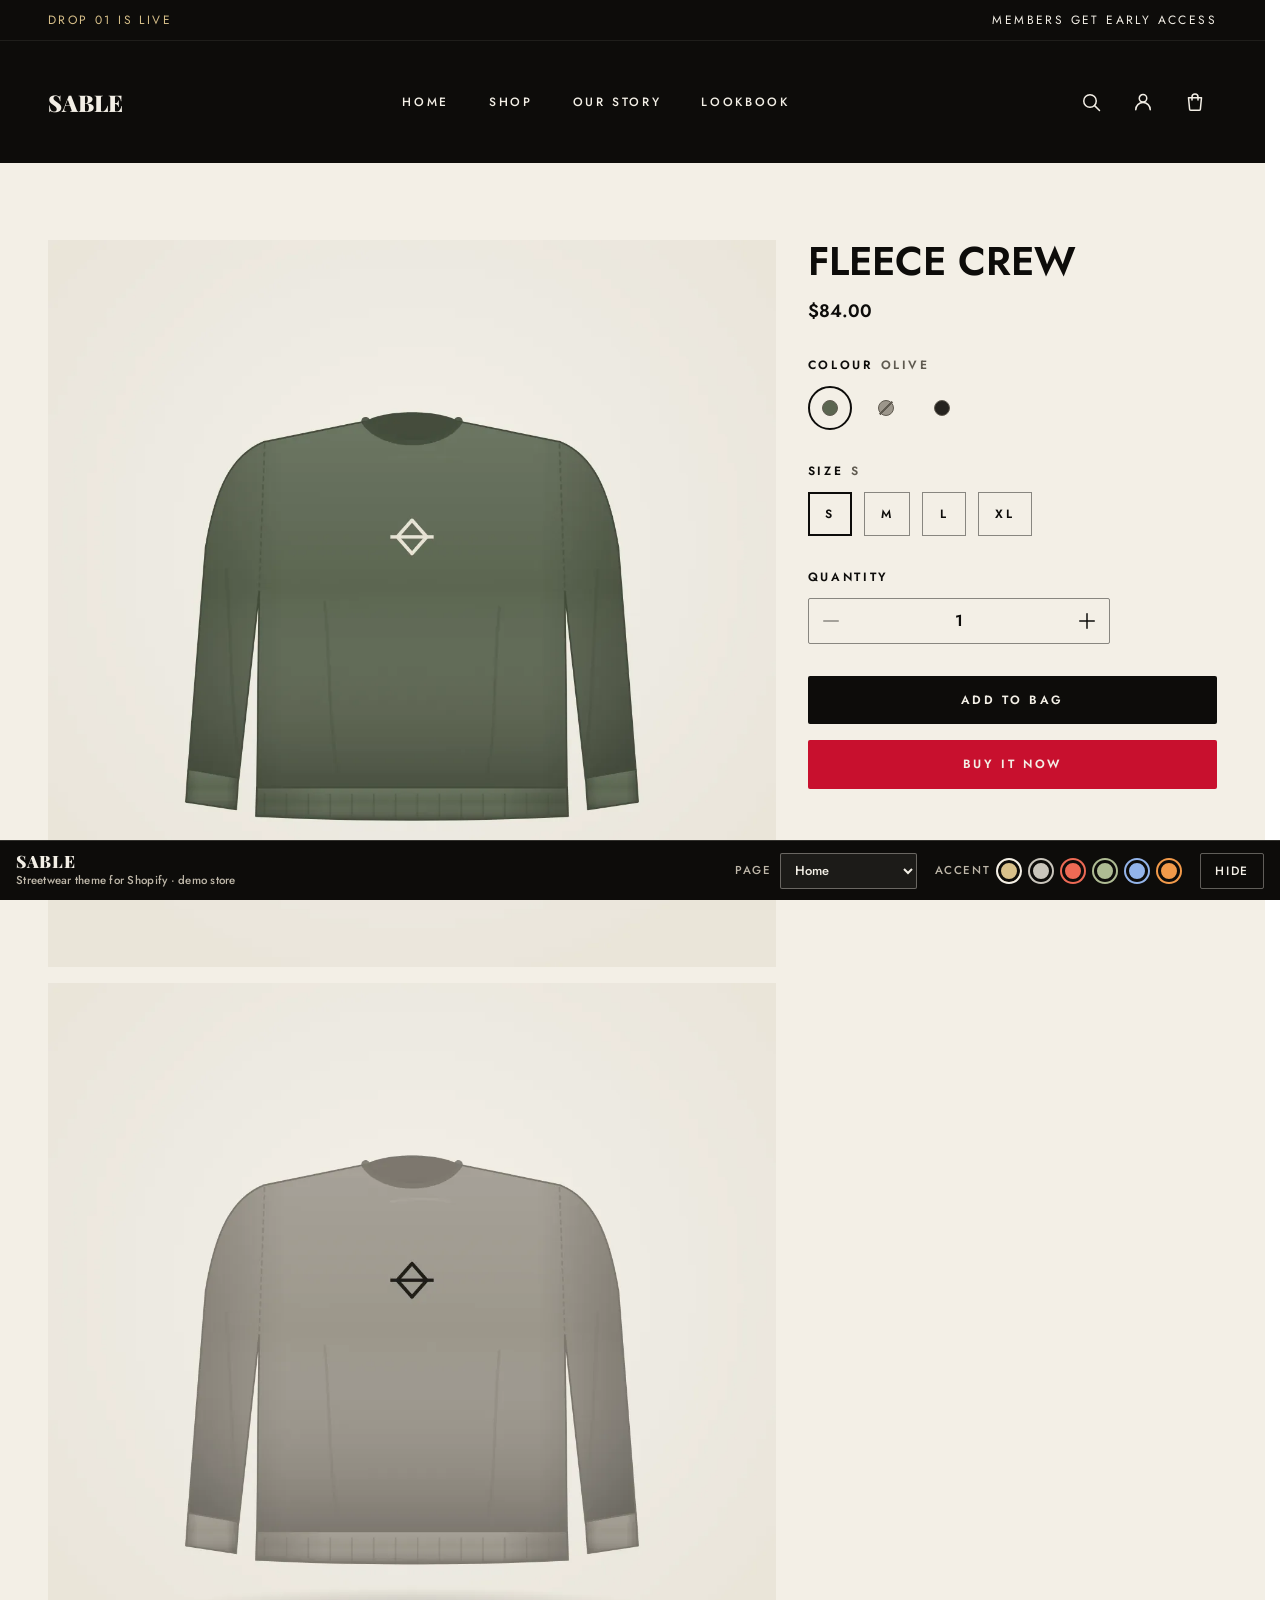
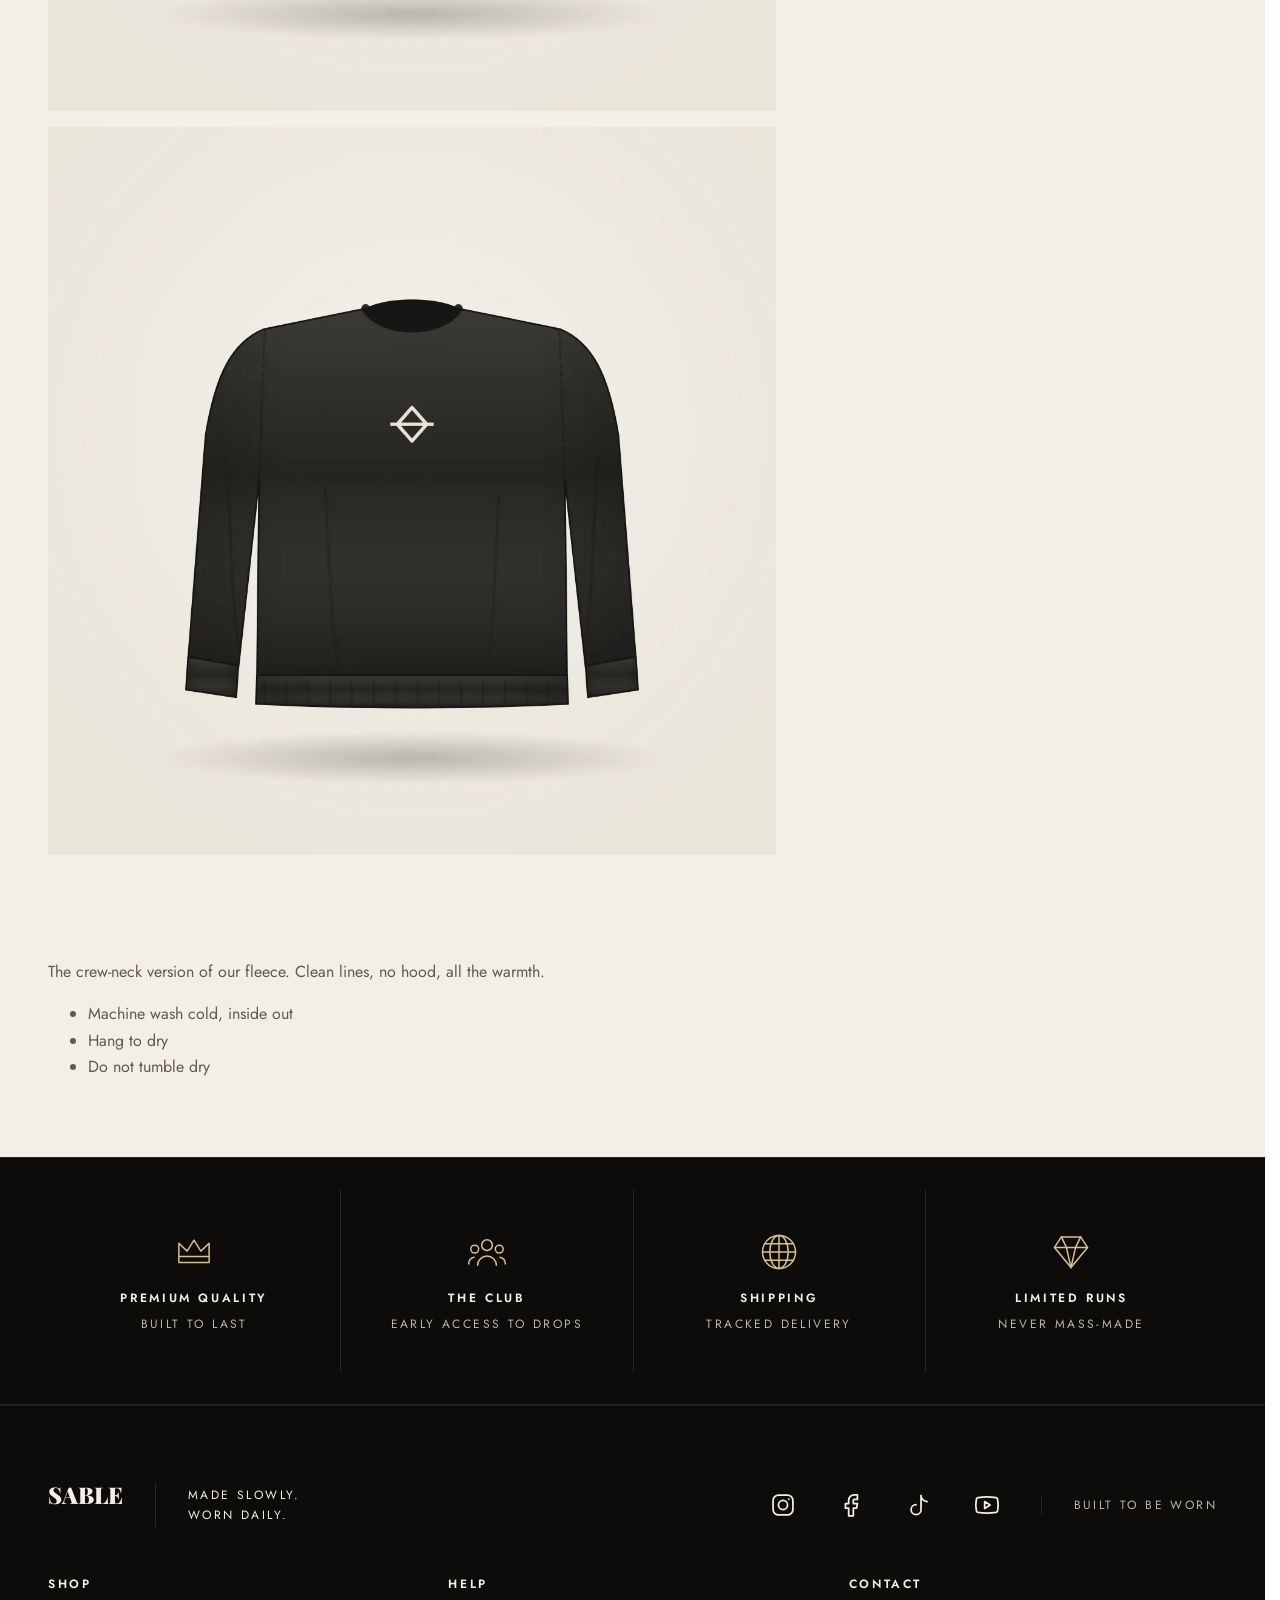
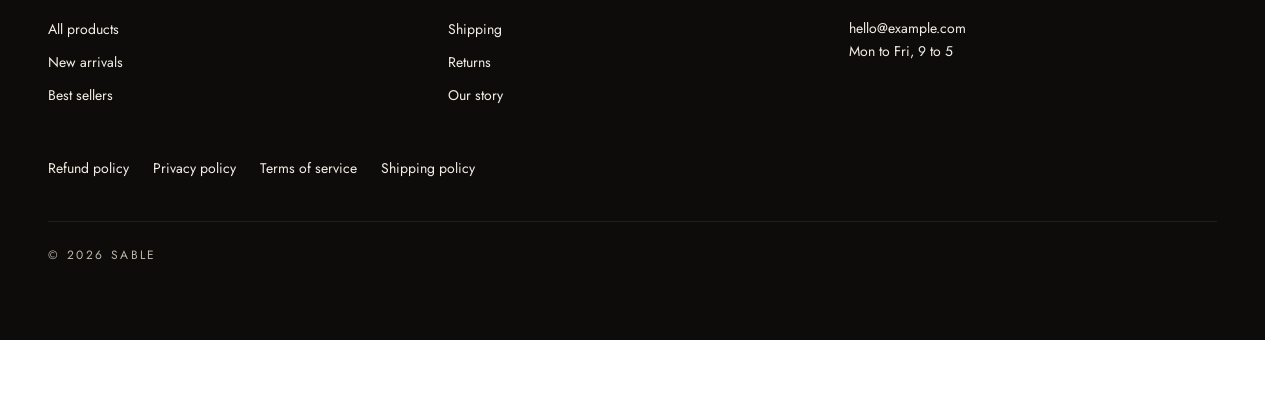
<file: product-fleece-crew.html>
<!doctype html>
<html lang="en" class="no-js"><head><meta charset="utf-8">
<meta name="viewport" content="width=device-width,initial-scale=1">
<title>Fleece Crew | Sable</title>
<meta name="description" content="Live demo of Sable, a streetwear theme for Shopify. Demo products and artwork are placeholders.">
<meta name="robots" content="noindex">
<link rel="preconnect" href="https://fonts.googleapis.com"><link rel="preconnect" href="https://fonts.gstatic.com" crossorigin><link rel="stylesheet" href="https://fonts.googleapis.com/css2?family=Jost:wght@400;500;600&family=Playfair+Display:wght@900&display=swap">
<link rel="stylesheet" href="assets/design-tokens.css">
<link rel="stylesheet" href="assets/base.css">
<link rel="stylesheet" href="assets/header.css">
<link rel="stylesheet" href="assets/component-container.css">
<link rel="stylesheet" href="assets/component-button.css">
<link rel="stylesheet" href="assets/component-pagination.css">
<link rel="stylesheet" href="assets/component-quantity.css">
<link rel="stylesheet" href="assets/component-cart-line.css">
<style>
  :root {
    --palette-ink: #0D0C0A;
    --palette-cream: #F3EFE6;
    --palette-accent: #D8C08A;
    --palette-accent-strong: #82672B;
    --palette-accent-hover: #E6D3A6;

    --container-standard: 1440px;
    --radius-sm: 2px;
    --font-display: Playfair Display, serif;
    --font-body: Jost, sans-serif;
  }
</style>

<link rel="stylesheet" href="assets/demo.css">
<script>document.documentElement.classList.replace('no-js','js');</script>
<script>window.Shopify = window.Shopify || {routes: {root: '/'}};</script>
<script src="assets/demo.js"></script>
<script src="assets/header.js" defer></script>
<script src="assets/cart.js" defer></script>
</head><body class="template-product" data-demo-page="product-fleece-crew">
<a class="skip-link" href="#MainContent">Skip to content</a>
<div id="shopify-section-announcement-bar" class="shopify-section"><div class="announcement-bar surface-dark announcement-bar--align-edges" data-announcement-bar>
    <div class="announcement-bar__inner"><span class="announcement-bar__item" ><span class="announcement-bar__text">Drop 01 Is Live</span>
          </span><span class="announcement-bar__item" ><span class="announcement-bar__text">Members Get Early Access</span>
          </span></div>
  </div>
</div>
<div id="shopify-section-header" class="shopify-section"><header
  class="header surface-dark"
  data-header
  
><div class="header__inner container"><div class="header__cluster header__cluster--start">
      <button
        type="button"
        class="header__control header__menu-toggle"
        aria-expanded="false"
        aria-controls="MobileMenu"
        data-menu-toggle
      >
        <svg class="icon icon--menu " xmlns="http://www.w3.org/2000/svg" viewBox="0 0 24 24" fill="none" stroke="currentColor" stroke-width="1.5" stroke-linecap="round" stroke-linejoin="round" aria-hidden="true" focusable="false"><path d="M3.75 6.5h16.5"/><path d="M3.75 12h16.5"/><path d="M3.75 17.5h16.5"/></svg>

        <span class="visually-hidden">Menu</span>
      </button>
    </div><div class="header__branding"><a
          class="header__logo-link"
          href="index.html"
          
        >
          <span class="header__wordmark">Sable</span>
        </a></div><nav class="header__nav" aria-label="Primary">
      <ul class="header__nav-list" role="list"><li class="header__nav-item">
              <a
                class="header__nav-link"
                href="index.html"
                
              >Home</a>
            </li><li class="header__nav-item">
              <a
                class="header__nav-link"
                href="collection.html"
                
              >Shop</a>
            </li><li class="header__nav-item">
              <a
                class="header__nav-link"
                href="index.html#story"
                
              >Our Story</a>
            </li><li class="header__nav-item">
              <a
                class="header__nav-link"
                href="index.html#lookbook"
                
              >Lookbook</a>
            </li></ul>
    </nav><div class="header__cluster header__cluster--end"><a class="header__control" href="search.html" data-search-trigger>
          <svg class="icon icon--search " xmlns="http://www.w3.org/2000/svg" viewBox="0 0 24 24" fill="none" stroke="currentColor" stroke-width="1.5" stroke-linecap="round" stroke-linejoin="round" aria-hidden="true" focusable="false"><circle cx="11" cy="11" r="6.25"/><path d="M15.6 15.6 20.5 20.5"/></svg>

          <span class="visually-hidden">Search</span>
        </a><shopify-account
          class="header__control header__account"
          menu="customer-account-main-menu"
        >
          <span class="header__account-avatar" slot="signed-out-avatar">
            <svg class="icon icon--account " xmlns="http://www.w3.org/2000/svg" viewBox="0 0 24 24" fill="none" stroke="currentColor" stroke-width="1.5" stroke-linecap="round" stroke-linejoin="round" aria-hidden="true" focusable="false"><circle cx="12" cy="8.25" r="3.75"/><path d="M4.75 19.75a7.25 7.25 0 0 1 14.5 0"/></svg>

            <span class="visually-hidden">Account</span>
          </span>
        </shopify-account><a
          class="header__control header__cart"
          href="cart.html"
          data-cart-bubble
          aria-controls="CartDrawer"
        >
          <svg class="icon icon--cart " xmlns="http://www.w3.org/2000/svg" viewBox="0 0 24 24" fill="none" stroke="currentColor" stroke-width="1.5" stroke-linecap="round" stroke-linejoin="round" aria-hidden="true" focusable="false"><path d="M5.5 7.75h13l-1.1 11.3a1.4 1.4 0 0 1-1.4 1.2H8a1.4 1.4 0 0 1-1.4-1.2Z"/><path d="M9 10V6.9a3 3 0 0 1 6 0V10"/></svg>

<span class="visually-hidden">Cart</span>
        </a></div>
  </div><div class="header__search" id="HeaderSearch" data-search-panel hidden>
    <form
      class="header__search-form"
      action="search.html"
      method="get"
      role="search"
    >
      <label class="visually-hidden" for="HeaderSearchInput">
        Search the store
      </label>
      <input
        class="header__search-input"
        id="HeaderSearchInput"
        type="search"
        name="q"
        placeholder="Search the store…"
        data-search-input
      ><input type="hidden" name="type" value="product">
      <button type="submit" class="button button--primary header__search-submit">
        Search
      </button>
      <button type="button" class="header__control" data-search-close>
        <svg class="icon icon--close " xmlns="http://www.w3.org/2000/svg" viewBox="0 0 24 24" fill="none" stroke="currentColor" stroke-width="1.5" stroke-linecap="round" stroke-linejoin="round" aria-hidden="true" focusable="false"><path d="M6.4 6.4 17.6 17.6"/><path d="M17.6 6.4 6.4 17.6"/></svg>

        <span class="visually-hidden">Close search</span>
      </button>
    </form>
  </div><div class="header__panel" id="MobileMenu" data-menu-panel hidden>
    <div class="header__panel-header">
      <span class="header__panel-title">Menu</span>
      <button type="button" class="header__control" data-menu-close>
        <svg class="icon icon--close " xmlns="http://www.w3.org/2000/svg" viewBox="0 0 24 24" fill="none" stroke="currentColor" stroke-width="1.5" stroke-linecap="round" stroke-linejoin="round" aria-hidden="true" focusable="false"><path d="M6.4 6.4 17.6 17.6"/><path d="M17.6 6.4 6.4 17.6"/></svg>

        <span class="visually-hidden">Close menu</span>
      </button>
    </div>

    <nav class="header__panel-nav" aria-label="Main">
      <ul class="header__panel-list" role="list"><li>
              <a
                class="header__panel-link"
                href="index.html"
                
              >Home</a>
            </li><li>
              <a
                class="header__panel-link"
                href="collection.html"
                
              >Shop</a>
            </li><li>
              <a
                class="header__panel-link"
                href="index.html#story"
                
              >Our Story</a>
            </li><li>
              <a
                class="header__panel-link"
                href="index.html#lookbook"
                
              >Lookbook</a>
            </li></ul>
    </nav></div>

  <div class="header__overlay" data-menu-overlay hidden></div>
</header>


</div>
<main id="MainContent" tabindex="-1">
<div id="shopify-section-main" class="shopify-section"><link rel="stylesheet" href="assets/section-main-product.css">
<script src="assets/product.js" defer="defer"></script>

<div
  class="main-product surface-light main-product--media-stacked main-product--sticky-info"
  data-main-product
  data-section-id="main"
  data-url="/products/fleece-crew"
  data-string-unavailable="Unavailable"
  
>
  <div class="main-product__inner container">
    <div class="main-product__media">
      <div
    class="product-gallery product-gallery--stacked"
    data-product-gallery
    data-gallery-layout="stacked"
  >
    <div class="product-gallery__viewport" data-gallery-viewport><div
          class="product-gallery__slide is-active"
          id="main-media-7047"
          data-media-id="7047"
          data-media-type="image"
        >
          <div class="product-gallery__frame"><img class="product-gallery__image" src="img/product-crew-olive.webp" srcset="img/product-crew-olive.webp 360w, img/product-crew-olive.webp 480w, img/product-crew-olive.webp 640w, img/product-crew-olive.webp 800w, img/product-crew-olive.webp 960w, img/product-crew-olive.webp 1200w, img/product-crew-olive.webp 1400w, img/product-crew-olive.webp 1600w, img/product-crew-olive.webp 1800w" sizes="(min-width: 1440px) 840px, (min-width: 1106px) calc((100vw - 128px) * 0.64), (min-width: 1024px) calc(100vw - 480px), (min-width: 768px) calc(100vw - 64px), calc(100vw - 48px)" width="1200" height="1200" loading="eager" fetchpriority="high" decoding="async" alt="Fleece Crew in Olive"></div>
        </div><div
          class="product-gallery__slide"
          id="main-media-7048"
          data-media-id="7048"
          data-media-type="image"
        >
          <div class="product-gallery__frame"><img class="product-gallery__image" src="img/product-crew-stone.webp" srcset="img/product-crew-stone.webp 360w, img/product-crew-stone.webp 480w, img/product-crew-stone.webp 640w, img/product-crew-stone.webp 800w, img/product-crew-stone.webp 960w, img/product-crew-stone.webp 1200w, img/product-crew-stone.webp 1400w, img/product-crew-stone.webp 1600w, img/product-crew-stone.webp 1800w" sizes="(min-width: 1440px) 840px, (min-width: 1106px) calc((100vw - 128px) * 0.64), (min-width: 1024px) calc(100vw - 480px), (min-width: 768px) calc(100vw - 64px), calc(100vw - 48px)" width="1200" height="1200" loading="lazy" decoding="async" alt="Fleece Crew in Stone"></div>
        </div><div
          class="product-gallery__slide"
          id="main-media-7049"
          data-media-id="7049"
          data-media-type="image"
        >
          <div class="product-gallery__frame"><img class="product-gallery__image" src="img/product-crew-ink.webp" srcset="img/product-crew-ink.webp 360w, img/product-crew-ink.webp 480w, img/product-crew-ink.webp 640w, img/product-crew-ink.webp 800w, img/product-crew-ink.webp 960w, img/product-crew-ink.webp 1200w, img/product-crew-ink.webp 1400w, img/product-crew-ink.webp 1600w, img/product-crew-ink.webp 1800w" sizes="(min-width: 1440px) 840px, (min-width: 1106px) calc((100vw - 128px) * 0.64), (min-width: 1024px) calc(100vw - 480px), (min-width: 768px) calc(100vw - 64px), calc(100vw - 48px)" width="1200" height="1200" loading="lazy" decoding="async" alt="Fleece Crew in Ink"></div>
        </div></div><nav class="product-gallery__rail" aria-label="Product media" data-gallery-rail>
        <ul class="product-gallery__thumbs" role="list"><li class="product-gallery__thumb-item">
              <a
                class="product-gallery__thumb is-active"
                href="#main-media-7047"
                data-gallery-thumb
                data-media-id="7047"
                aria-current="true"
              ><img class="product-gallery__thumb-image" src="img/product-crew-olive.webp" srcset="img/product-crew-olive.webp 80w, img/product-crew-olive.webp 120w, img/product-crew-olive.webp 160w, img/product-crew-olive.webp 240w" sizes="80px" width="1200" height="1200" loading="lazy" decoding="async" alt=""><span class="visually-hidden">Go to media 1 of 3</span>
              </a>
            </li><li class="product-gallery__thumb-item">
              <a
                class="product-gallery__thumb"
                href="#main-media-7048"
                data-gallery-thumb
                data-media-id="7048"
                
              ><img class="product-gallery__thumb-image" src="img/product-crew-stone.webp" srcset="img/product-crew-stone.webp 80w, img/product-crew-stone.webp 120w, img/product-crew-stone.webp 160w, img/product-crew-stone.webp 240w" sizes="80px" width="1200" height="1200" loading="lazy" decoding="async" alt=""><span class="visually-hidden">Go to media 2 of 3</span>
              </a>
            </li><li class="product-gallery__thumb-item">
              <a
                class="product-gallery__thumb"
                href="#main-media-7049"
                data-gallery-thumb
                data-media-id="7049"
                
              ><img class="product-gallery__thumb-image" src="img/product-crew-ink.webp" srcset="img/product-crew-ink.webp 80w, img/product-crew-ink.webp 120w, img/product-crew-ink.webp 160w, img/product-crew-ink.webp 240w" sizes="80px" width="1200" height="1200" loading="lazy" decoding="async" alt=""><span class="visually-hidden">Go to media 3 of 3</span>
              </a>
            </li></ul>
      </nav></div>
    </div><div
      class="main-product__info"
    ><p
        class="main-product__low-stock"
        data-low-stock
        hidden
      >Low stock</p><h1 class="main-product__title">Fleece Crew</h1><p class="main-product__price price" data-price>
        <span class="visually-hidden" data-price-label-sale hidden>Sale price</span>
        <span class="price__current" data-price-current>$84.00</span>
        <span class="price__compare-wrap" data-price-compare-wrap hidden>
          <span class="visually-hidden">Regular price</span>
          <s class="price__compare" data-price-compare>$0.00</s>
        </span></p><form method="post" action="/cart/add" accept-charset="UTF-8" enctype="multipart/form-data" id="ProductForm-main" class="shopify-product-form main-product__form" data-product-form="true"><input type="hidden" name="form_type" value="product"><input type="hidden" name="utf8" value="✓"><input
          type="hidden"
          name="id"
          value="7050"
          data-variant-input
          
        >

        <div class="variant-picker" data-variant-picker><fieldset
        class="variant-picker__option variant-picker__option--swatch"
        data-option-position="1"
      >
        <legend class="variant-picker__legend">
          <span class="variant-picker__legend-name">Colour</span><span class="variant-picker__legend-value" data-option-value-for="1">Olive</span>
        </legend>

        <div class="variant-picker__values"><input
              class="variant-picker__input visually-hidden"
              type="radio"
              id="main-option-1-1"
              name="main-option-1"
              value="Olive"
              data-option-position="1"
              checked
              
            >
            <label
              class="variant-picker__value variant-picker__value--swatch"
              for="main-option-1-1"
            ><span
                    class="variant-picker__swatch variant-picker__swatch--circle"
                    style="--swatch-fill: #5B6550;"
                    aria-hidden="true"
                  ></span><span class="visually-hidden">Olive</span></label><input
              class="variant-picker__input visually-hidden"
              type="radio"
              id="main-option-1-2"
              name="main-option-1"
              value="Stone"
              data-option-position="1"
              
              data-unavailable="true"
            >
            <label
              class="variant-picker__value variant-picker__value--swatch variant-picker__value--unavailable"
              for="main-option-1-2"
            ><span
                    class="variant-picker__swatch variant-picker__swatch--circle"
                    style="--swatch-fill: #9C968B;"
                    aria-hidden="true"
                  ></span><span class="visually-hidden">Stone</span> <span class="visually-hidden" data-unavailable-note>Unavailable</span></label><input
              class="variant-picker__input visually-hidden"
              type="radio"
              id="main-option-1-3"
              name="main-option-1"
              value="Ink"
              data-option-position="1"
              
              
            >
            <label
              class="variant-picker__value variant-picker__value--swatch"
              for="main-option-1-3"
            ><span
                    class="variant-picker__swatch variant-picker__swatch--circle"
                    style="--swatch-fill: #25231F;"
                    aria-hidden="true"
                  ></span><span class="visually-hidden">Ink</span></label></div>
      </fieldset><fieldset
        class="variant-picker__option"
        data-option-position="2"
      >
        <legend class="variant-picker__legend">
          <span class="variant-picker__legend-name">Size</span><span class="variant-picker__legend-value" data-option-value-for="2">S</span>
        </legend>

        <div class="variant-picker__values"><input
              class="variant-picker__input visually-hidden"
              type="radio"
              id="main-option-2-1"
              name="main-option-2"
              value="S"
              data-option-position="2"
              checked
              
            >
            <label
              class="variant-picker__value"
              for="main-option-2-1"
            ><span class="variant-picker__value-text">S</span></label><input
              class="variant-picker__input visually-hidden"
              type="radio"
              id="main-option-2-2"
              name="main-option-2"
              value="M"
              data-option-position="2"
              
              
            >
            <label
              class="variant-picker__value"
              for="main-option-2-2"
            ><span class="variant-picker__value-text">M</span></label><input
              class="variant-picker__input visually-hidden"
              type="radio"
              id="main-option-2-3"
              name="main-option-2"
              value="L"
              data-option-position="2"
              
              
            >
            <label
              class="variant-picker__value"
              for="main-option-2-3"
            ><span class="variant-picker__value-text">L</span></label><input
              class="variant-picker__input visually-hidden"
              type="radio"
              id="main-option-2-4"
              name="main-option-2"
              value="XL"
              data-option-position="2"
              
              
            >
            <label
              class="variant-picker__value"
              for="main-option-2-4"
            ><span class="variant-picker__value-text">XL</span></label></div>
      </fieldset></div><div class="main-product__quantity">
            <p class="main-product__quantity-label" id="QuantityLabel-main">
              Quantity
            </p>
            <div
  class="quantity"
  data-quantity
  
>
  <button
    type="button"
    class="quantity__button"
    data-quantity-step="-1"
    aria-disabled="true"
  >
    <svg class="icon icon--minus " xmlns="http://www.w3.org/2000/svg" viewBox="0 0 24 24" fill="none" stroke="currentColor" stroke-width="1.5" stroke-linecap="round" stroke-linejoin="round" aria-hidden="true" focusable="false"><path d="M4.75 12h14.5"/></svg>

    <span class="visually-hidden">Decrease quantity for Fleece Crew</span>
  </button>

  <label class="visually-hidden" for="Quantity-main">Quantity for Fleece Crew</label>
  <input
    class="quantity__input"
    id="Quantity-main"
    type="number"
    name="quantity"
    value="1"
    min="1"
    step="1"
    
    inputmode="numeric"
    autocomplete="off"
    
    
    data-quantity-input
  >

  <button
    type="button"
    class="quantity__button"
    data-quantity-step="1"
    
  >
    <svg class="icon icon--plus " xmlns="http://www.w3.org/2000/svg" viewBox="0 0 24 24" fill="none" stroke="currentColor" stroke-width="1.5" stroke-linecap="round" stroke-linejoin="round" aria-hidden="true" focusable="false"><path d="M12 4.75v14.5"/><path d="M4.75 12h14.5"/></svg>

    <span class="visually-hidden">Increase quantity for Fleece Crew</span>
  </button>
</div>

          </div><div class="main-product__actions"><button
            type="submit"
            name="add"
            class="button button--primary button--full main-product__submit"
            data-add-to-cart
            data-label-idle="Add to bag"
            data-label-busy="Adding…"
            data-label-sold-out="Sold out"data-label-unavailable="Unavailable"
            
          >
            <span data-add-to-cart-label>Add to bag</span>
          </button><div data-shopify="payment-button" class="shopify-payment-button" data-harness-stub="payment-button"><button type="button" class="shopify-payment-button__button">Buy it now</button></div></div><div
          class="main-product__error"
          data-product-error
          role="alert"
          hidden
        ></div><div
          class="main-product__success"
          data-product-success
          role="status"
          hidden
        >
          <span data-product-success-text></span><a class="main-product__success-link button button--secondary" href="cart.html">
            View cart
          </a>
        </div></form></div><div class="main-product__story"><div class="main-product__description rte"><p>The crew-neck version of our fleece. Clean lines, no hood, all the warmth.</p><ul><li>Machine wash cold, inside out</li><li>Hang to dry</li><li>Do not tumble dry</li></ul></div></div>
  </div><script type="application/json" data-variant-data>
    [{
          "id": 7050,
          "available": true,
          "options": ["Olive", "S"],
          "price": "$84.00",
          "compare_at_price": null,
          "media_id": 7047,
          "sku": "SB-CRE-OL-S","low_stock": false,
          "quantity_rule": null
        },{
          "id": 7051,
          "available": true,
          "options": ["Olive", "M"],
          "price": "$84.00",
          "compare_at_price": null,
          "media_id": 7047,
          "sku": "SB-CRE-OL-M","low_stock": false,
          "quantity_rule": null
        },{
          "id": 7052,
          "available": true,
          "options": ["Olive", "L"],
          "price": "$84.00",
          "compare_at_price": null,
          "media_id": 7047,
          "sku": "SB-CRE-OL-L","low_stock": false,
          "quantity_rule": null
        },{
          "id": 7053,
          "available": true,
          "options": ["Olive", "XL"],
          "price": "$84.00",
          "compare_at_price": null,
          "media_id": 7047,
          "sku": "SB-CRE-OL-XL","low_stock": false,
          "quantity_rule": null
        },{
          "id": 7054,
          "available": false,
          "options": ["Stone", "S"],
          "price": "$84.00",
          "compare_at_price": null,
          "media_id": 7048,
          "sku": "SB-CRE-ST-S","low_stock": false,
          "quantity_rule": null
        },{
          "id": 7055,
          "available": false,
          "options": ["Stone", "M"],
          "price": "$84.00",
          "compare_at_price": null,
          "media_id": 7048,
          "sku": "SB-CRE-ST-M","low_stock": false,
          "quantity_rule": null
        },{
          "id": 7056,
          "available": false,
          "options": ["Stone", "L"],
          "price": "$84.00",
          "compare_at_price": null,
          "media_id": 7048,
          "sku": "SB-CRE-ST-L","low_stock": false,
          "quantity_rule": null
        },{
          "id": 7057,
          "available": false,
          "options": ["Stone", "XL"],
          "price": "$84.00",
          "compare_at_price": null,
          "media_id": 7048,
          "sku": "SB-CRE-ST-XL","low_stock": false,
          "quantity_rule": null
        },{
          "id": 7058,
          "available": true,
          "options": ["Ink", "S"],
          "price": "$84.00",
          "compare_at_price": null,
          "media_id": 7049,
          "sku": "SB-CRE-IN-S","low_stock": false,
          "quantity_rule": null
        },{
          "id": 7059,
          "available": true,
          "options": ["Ink", "M"],
          "price": "$84.00",
          "compare_at_price": null,
          "media_id": 7049,
          "sku": "SB-CRE-IN-M","low_stock": false,
          "quantity_rule": null
        },{
          "id": 7060,
          "available": true,
          "options": ["Ink", "L"],
          "price": "$84.00",
          "compare_at_price": null,
          "media_id": 7049,
          "sku": "SB-CRE-IN-L","low_stock": false,
          "quantity_rule": null
        },{
          "id": 7061,
          "available": true,
          "options": ["Ink", "XL"],
          "price": "$84.00",
          "compare_at_price": null,
          "media_id": 7049,
          "sku": "SB-CRE-IN-XL","low_stock": false,
          "quantity_rule": null
        }]
  </script><script type="application/ld+json">
    {
  "@context": "http://schema.org/",
  "@type": "ProductGroup",
  "@id": "/products/fleece-crew",
  "name": "Fleece Crew",
  "url": "/products/fleece-crew",
  "description": "The crew-neck version of our fleece. Clean lines, no hood, all the warmth.Machine wash cold, inside outHang to dryDo not tumble dry",
  "image": [
    "img/product-crew-olive.webp",
    "img/product-crew-stone.webp",
    "img/product-crew-ink.webp"
  ],
  "brand": {
    "@type": "Brand",
    "name": "Sable"
  },
  "offers": [
    {
      "@type": "Offer",
      "@id": "/products/fleece-crew?variant=7050",
      "availability": "http://schema.org/InStock",
      "price": "84.00",
      "priceCurrency": "USD",
      "url": "/products/fleece-crew?variant=7050"
    },
    {
      "@type": "Offer",
      "@id": "/products/fleece-crew?variant=7051",
      "availability": "http://schema.org/InStock",
      "price": "84.00",
      "priceCurrency": "USD",
      "url": "/products/fleece-crew?variant=7051"
    },
    {
      "@type": "Offer",
      "@id": "/products/fleece-crew?variant=7052",
      "availability": "http://schema.org/InStock",
      "price": "84.00",
      "priceCurrency": "USD",
      "url": "/products/fleece-crew?variant=7052"
    },
    {
      "@type": "Offer",
      "@id": "/products/fleece-crew?variant=7053",
      "availability": "http://schema.org/InStock",
      "price": "84.00",
      "priceCurrency": "USD",
      "url": "/products/fleece-crew?variant=7053"
    },
    {
      "@type": "Offer",
      "@id": "/products/fleece-crew?variant=7054",
      "availability": "http://schema.org/OutOfStock",
      "price": "84.00",
      "priceCurrency": "USD",
      "url": "/products/fleece-crew?variant=7054"
    },
    {
      "@type": "Offer",
      "@id": "/products/fleece-crew?variant=7055",
      "availability": "http://schema.org/OutOfStock",
      "price": "84.00",
      "priceCurrency": "USD",
      "url": "/products/fleece-crew?variant=7055"
    },
    {
      "@type": "Offer",
      "@id": "/products/fleece-crew?variant=7056",
      "availability": "http://schema.org/OutOfStock",
      "price": "84.00",
      "priceCurrency": "USD",
      "url": "/products/fleece-crew?variant=7056"
    },
    {
      "@type": "Offer",
      "@id": "/products/fleece-crew?variant=7057",
      "availability": "http://schema.org/OutOfStock",
      "price": "84.00",
      "priceCurrency": "USD",
      "url": "/products/fleece-crew?variant=7057"
    },
    {
      "@type": "Offer",
      "@id": "/products/fleece-crew?variant=7058",
      "availability": "http://schema.org/InStock",
      "price": "84.00",
      "priceCurrency": "USD",
      "url": "/products/fleece-crew?variant=7058"
    },
    {
      "@type": "Offer",
      "@id": "/products/fleece-crew?variant=7059",
      "availability": "http://schema.org/InStock",
      "price": "84.00",
      "priceCurrency": "USD",
      "url": "/products/fleece-crew?variant=7059"
    },
    {
      "@type": "Offer",
      "@id": "/products/fleece-crew?variant=7060",
      "availability": "http://schema.org/InStock",
      "price": "84.00",
      "priceCurrency": "USD",
      "url": "/products/fleece-crew?variant=7060"
    },
    {
      "@type": "Offer",
      "@id": "/products/fleece-crew?variant=7061",
      "availability": "http://schema.org/InStock",
      "price": "84.00",
      "priceCurrency": "USD",
      "url": "/products/fleece-crew?variant=7061"
    }
  ]
}
  </script>
</div>


</div>
</main>
<div id="shopify-section-cart-drawer" class="shopify-section"><link rel="stylesheet" href="assets/section-cart-drawer.css">

<div
  class="cart-drawer surface-dark"
  id="CartDrawer"
  role="dialog"
  aria-modal="true"
  aria-labelledby="CartDrawerTitle"
  data-cart-drawer
  data-auto-open="true"
  hidden
><div class="cart-drawer__overlay" data-cart-overlay aria-hidden="true"></div>

  <div class="cart-drawer__panel">
    <div class="cart-drawer__header"><h2 class="cart-drawer__title" id="CartDrawerTitle" tabindex="-1">
        Your cart
      </h2>
      <button type="button" class="cart-drawer__close" data-cart-close>
        <svg class="icon icon--close " xmlns="http://www.w3.org/2000/svg" viewBox="0 0 24 24" fill="none" stroke="currentColor" stroke-width="1.5" stroke-linecap="round" stroke-linejoin="round" aria-hidden="true" focusable="false"><path d="M6.4 6.4 17.6 17.6"/><path d="M17.6 6.4 6.4 17.6"/></svg>

        <span class="visually-hidden">Close cart</span>
      </button>
    </div><div class="visually-hidden" role="status" aria-live="polite" data-cart-drawer-status></div><p class="cart-drawer__error" data-cart-error role="alert" hidden></p>

    <div class="cart-drawer__inner" data-cart-drawer-inner><div class="cart-empty">
  <p class="cart-empty__title">Your cart is empty.</p>
  <p class="cart-empty__body">Find something you'll wear on repeat.</p>
  <a class="button button--accent" href="index.html">
    Shop the collection
    <svg class="icon icon--arrow " xmlns="http://www.w3.org/2000/svg" viewBox="0 0 24 24" fill="none" stroke="currentColor" stroke-width="1.5" stroke-linecap="round" stroke-linejoin="round" aria-hidden="true" focusable="false"><path d="M4 12h15.5"/><path d="M13.5 6 19.5 12l-6 6"/></svg>

  </a>
</div>
</div>
  </div>
</div>


</div>
<div id="CartStatus" class="visually-hidden" role="status" aria-live="polite" data-cart-no-inert></div>
<div hidden data-cart-no-inert data-cart-strings
  data-added="Added to your cart."
  data-updated="Cart updated."
  data-removed="Removed from your cart."
  data-note-saved="Order note saved."
  data-quantity-announce="Quantity: [count]"
  data-error-generic="Unable to update your cart. Please try again."
  data-error-network="We could not reach the store. Check your connection and try again."></div>
<div id="shopify-section-brand-values" class="shopify-section"><link rel="stylesheet" href="assets/section-brand-values.css">

<div class="brand-values surface-dark brand-values--cols-4 brand-values--dividers">
  <div class="brand-values__inner container"><ul class="brand-values__list" role="list"><li
          class="brand-values__item"
          
        ><div class="brand-values__body">
              <svg class="icon icon--crown brand-values__icon" xmlns="http://www.w3.org/2000/svg" viewBox="0 0 24 24" fill="none" stroke="currentColor" stroke-width="1.5" stroke-linecap="round" stroke-linejoin="round" aria-hidden="true" focusable="false"><path d="M3.75 17.75V7.25l4.5 4.25L12 5.5l3.75 6 4.5-4.25v10.5Z"/><path d="M3.75 14.5h16.5"/></svg>
<span class="brand-values__title">Premium Quality</span><span class="brand-values__sub">Built To Last</span></div></li><li
          class="brand-values__item"
          
        ><div class="brand-values__body">
              <svg class="icon icon--community brand-values__icon" xmlns="http://www.w3.org/2000/svg" viewBox="0 0 24 24" fill="none" stroke="currentColor" stroke-width="1.5" stroke-linecap="round" stroke-linejoin="round" aria-hidden="true" focusable="false"><circle cx="12" cy="8.25" r="2.9"/><path d="M6.9 19.25a5.1 5.1 0 0 1 10.2 0"/><circle cx="5.3" cy="10.4" r="2.15"/><path d="M2 18.5a3.75 3.75 0 0 1 2.95-3.66"/><circle cx="18.7" cy="10.4" r="2.15"/><path d="M22 18.5a3.75 3.75 0 0 0-2.95-3.66"/></svg>
<span class="brand-values__title">The Club</span><span class="brand-values__sub">Early Access To Drops</span></div></li><li
          class="brand-values__item"
          
        ><div class="brand-values__body">
              <svg class="icon icon--globe brand-values__icon" xmlns="http://www.w3.org/2000/svg" viewBox="0 0 24 24" fill="none" stroke="currentColor" stroke-width="1.5" stroke-linecap="round" stroke-linejoin="round" aria-hidden="true" focusable="false"><circle cx="12" cy="12" r="9"/><path d="M12 3v18"/><path d="M3 12h18"/><path d="M4.2 7.5h15.6"/><path d="M4.2 16.5h15.6"/><path d="M12 3a5 9 0 0 1 0 18"/><path d="M12 3a5 9 0 0 0 0 18"/></svg>
<span class="brand-values__title">Shipping</span><span class="brand-values__sub">Tracked Delivery</span></div></li><li
          class="brand-values__item"
          
        ><div class="brand-values__body">
              <svg class="icon icon--diamond brand-values__icon" xmlns="http://www.w3.org/2000/svg" viewBox="0 0 24 24" fill="none" stroke="currentColor" stroke-width="1.5" stroke-linecap="round" stroke-linejoin="round" aria-hidden="true" focusable="false"><path d="M6.75 3.75h10.5L21 9.5 12 20.5 3 9.5Z"/><path d="M3 9.5h18"/><path d="m6.75 3.75 2.75 5.75L12 20.5"/><path d="m17.25 3.75-2.75 5.75L12 20.5"/></svg>
<span class="brand-values__title">Limited Runs</span><span class="brand-values__sub">Never Mass-Made</span></div></li></ul></div>
</div>
</div>
<div id="shopify-section-footer" class="shopify-section"><link rel="stylesheet" href="assets/section-footer.css"><footer class="footer surface-dark" role="contentinfo">
  <div class="footer__inner container"><div class="footer__brand"><a class="footer__logo-link" href="index.html"><span class="footer__wordmark">Sable</span></a><div class="footer__lockup-text"><p class="footer__tagline">Made Slowly.<br />
Worn Daily.</p></div><nav class="footer__social" aria-label="Social"><ul class="footer__social-list" role="list"><li>
                  <a class="footer__link footer__social-link" href="#">
                    <svg class="icon icon--instagram " xmlns="http://www.w3.org/2000/svg" viewBox="0 0 24 24" fill="none" stroke="currentColor" stroke-width="1.5" stroke-linecap="round" stroke-linejoin="round" aria-hidden="true" focusable="false"><rect x="3.5" y="3.5" width="17" height="17" rx="4.75"/><circle cx="12" cy="12" r="3.9"/><path d="M16.95 7.05h.01"/></svg>

                    <span class="visually-hidden">Instagram</span>
                  </a>
                </li><li>
                  <a class="footer__link footer__social-link" href="#">
                    <svg class="icon icon--facebook " xmlns="http://www.w3.org/2000/svg" viewBox="0 0 24 24" fill="none" stroke="currentColor" stroke-width="1.5" stroke-linecap="round" stroke-linejoin="round" aria-hidden="true" focusable="false"><path d="M17.5 3.25h-2.75a4.75 4.75 0 0 0-4.75 4.75v2.75H7.25v4h2.75v6.5h4v-6.5h2.75l.75-4h-3.5V8a.75.75 0 0 1 .75-.75h2.75Z"/></svg>

                    <span class="visually-hidden">Facebook</span>
                  </a>
                </li><li>
                  <a class="footer__link footer__social-link" href="#">
                    <svg class="icon icon--tiktok " xmlns="http://www.w3.org/2000/svg" viewBox="0 0 24 24" fill="none" stroke="currentColor" stroke-width="1.5" stroke-linecap="round" stroke-linejoin="round" aria-hidden="true" focusable="false"><path d="M9.5 11.75a4.25 4.25 0 1 0 4.25 4.25V3.75a5.25 5.25 0 0 0 5.25 5.25"/></svg>

                    <span class="visually-hidden">TikTok</span>
                  </a>
                </li><li>
                  <a class="footer__link footer__social-link" href="#">
                    <svg class="icon icon--youtube " xmlns="http://www.w3.org/2000/svg" viewBox="0 0 24 24" fill="none" stroke="currentColor" stroke-width="1.5" stroke-linecap="round" stroke-linejoin="round" aria-hidden="true" focusable="false"><path d="M2.9 16.85a23.6 23.6 0 0 1 0-9.7 2.1 2.1 0 0 1 1.47-1.47 48.5 48.5 0 0 1 15.26 0 2.1 2.1 0 0 1 1.47 1.47 23.6 23.6 0 0 1 0 9.7 2.1 2.1 0 0 1-1.47 1.47 48.5 48.5 0 0 1-15.26 0 2.1 2.1 0 0 1-1.47-1.47Z"/><path d="m10 14.9 4.7-2.9-4.7-2.9Z"/></svg>

                    <span class="visually-hidden">YouTube</span>
                  </a>
                </li></ul>
          </nav><p class="footer__strapline">Built To Be Worn</p></div><div class="footer__blocks"><nav
                  class="footer__column"
                  aria-labelledby="FooterMenu-shop"
                  
                ><h2 class="footer__heading" id="FooterMenu-shop">Shop</h2>
                  <ul class="footer__menu" role="list"><li>
                        <a
                          class="footer__link"
                          href="collection.html"
                          
                        >All products</a>
                      </li><li>
                        <a
                          class="footer__link"
                          href="collection.html"
                          
                        >New arrivals</a>
                      </li><li>
                        <a
                          class="footer__link"
                          href="collection.html"
                          
                        >Best sellers</a>
                      </li></ul>
                </nav><nav
                  class="footer__column"
                  aria-labelledby="FooterMenu-help"
                  
                ><h2 class="footer__heading" id="FooterMenu-help">Help</h2>
                  <ul class="footer__menu" role="list"><li>
                        <a
                          class="footer__link"
                          href="policy.html"
                          
                        >Shipping</a>
                      </li><li>
                        <a
                          class="footer__link"
                          href="policy.html"
                          
                        >Returns</a>
                      </li><li>
                        <a
                          class="footer__link"
                          href="our-story.html"
                          
                        >Our story</a>
                      </li></ul>
                </nav><div class="footer__column" ><h2 class="footer__heading">Contact</h2><div class="footer__text"><p>hello@example.com<br>Mon to Fri, 9 to 5</p></div></div></div><div class="footer__utility"><nav class="footer__policies" aria-label="Policies">
            <ul class="footer__policy-list" role="list"><li>
                    <a class="footer__link" href="policy.html">Refund policy</a>
                  </li><li>
                    <a class="footer__link" href="policy.html">Privacy policy</a>
                  </li><li>
                    <a class="footer__link" href="policy.html">Terms of service</a>
                  </li><li>
                    <a class="footer__link" href="policy.html">Shipping policy</a>
                  </li></ul>
          </nav></div><div class="footer__bottom">
      <p class="footer__copyright">
        © 2026 Sable
      </p>
    </div></div>
</footer>


</div>
</body></html>
</file>
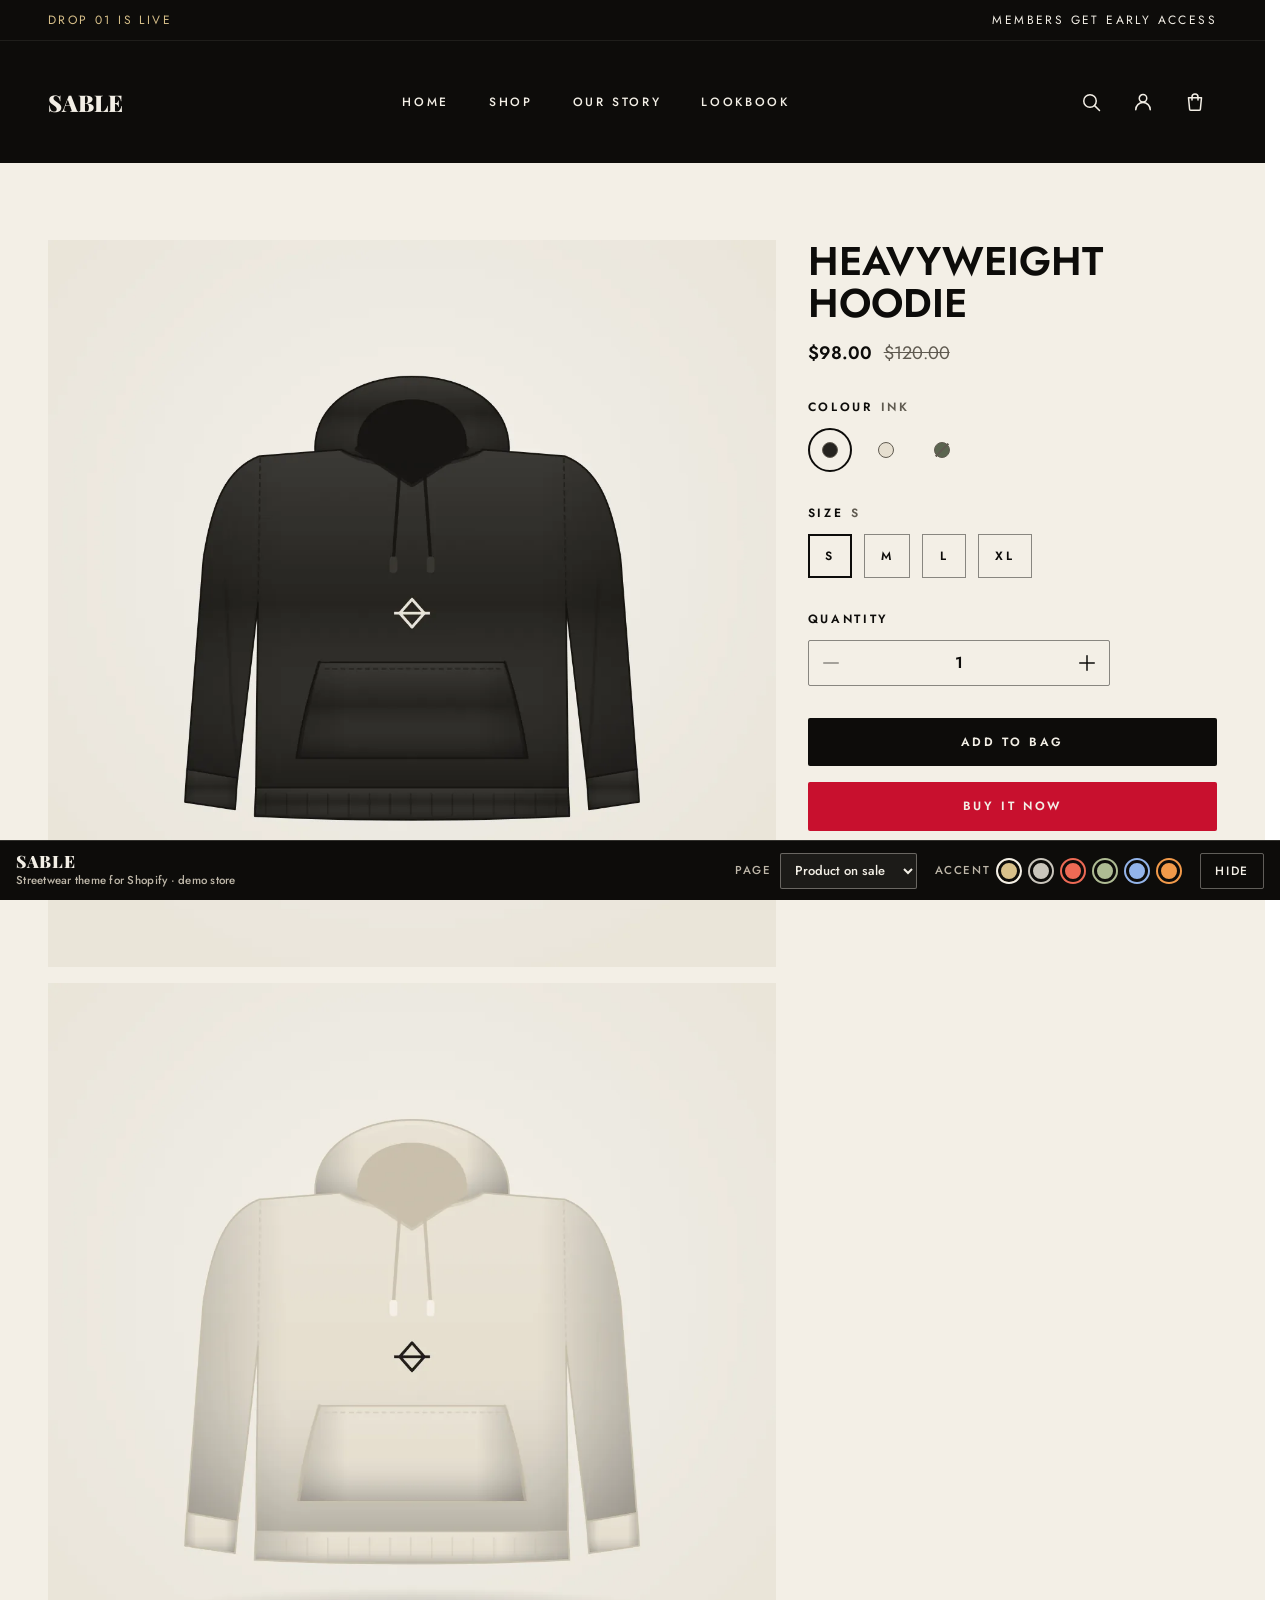
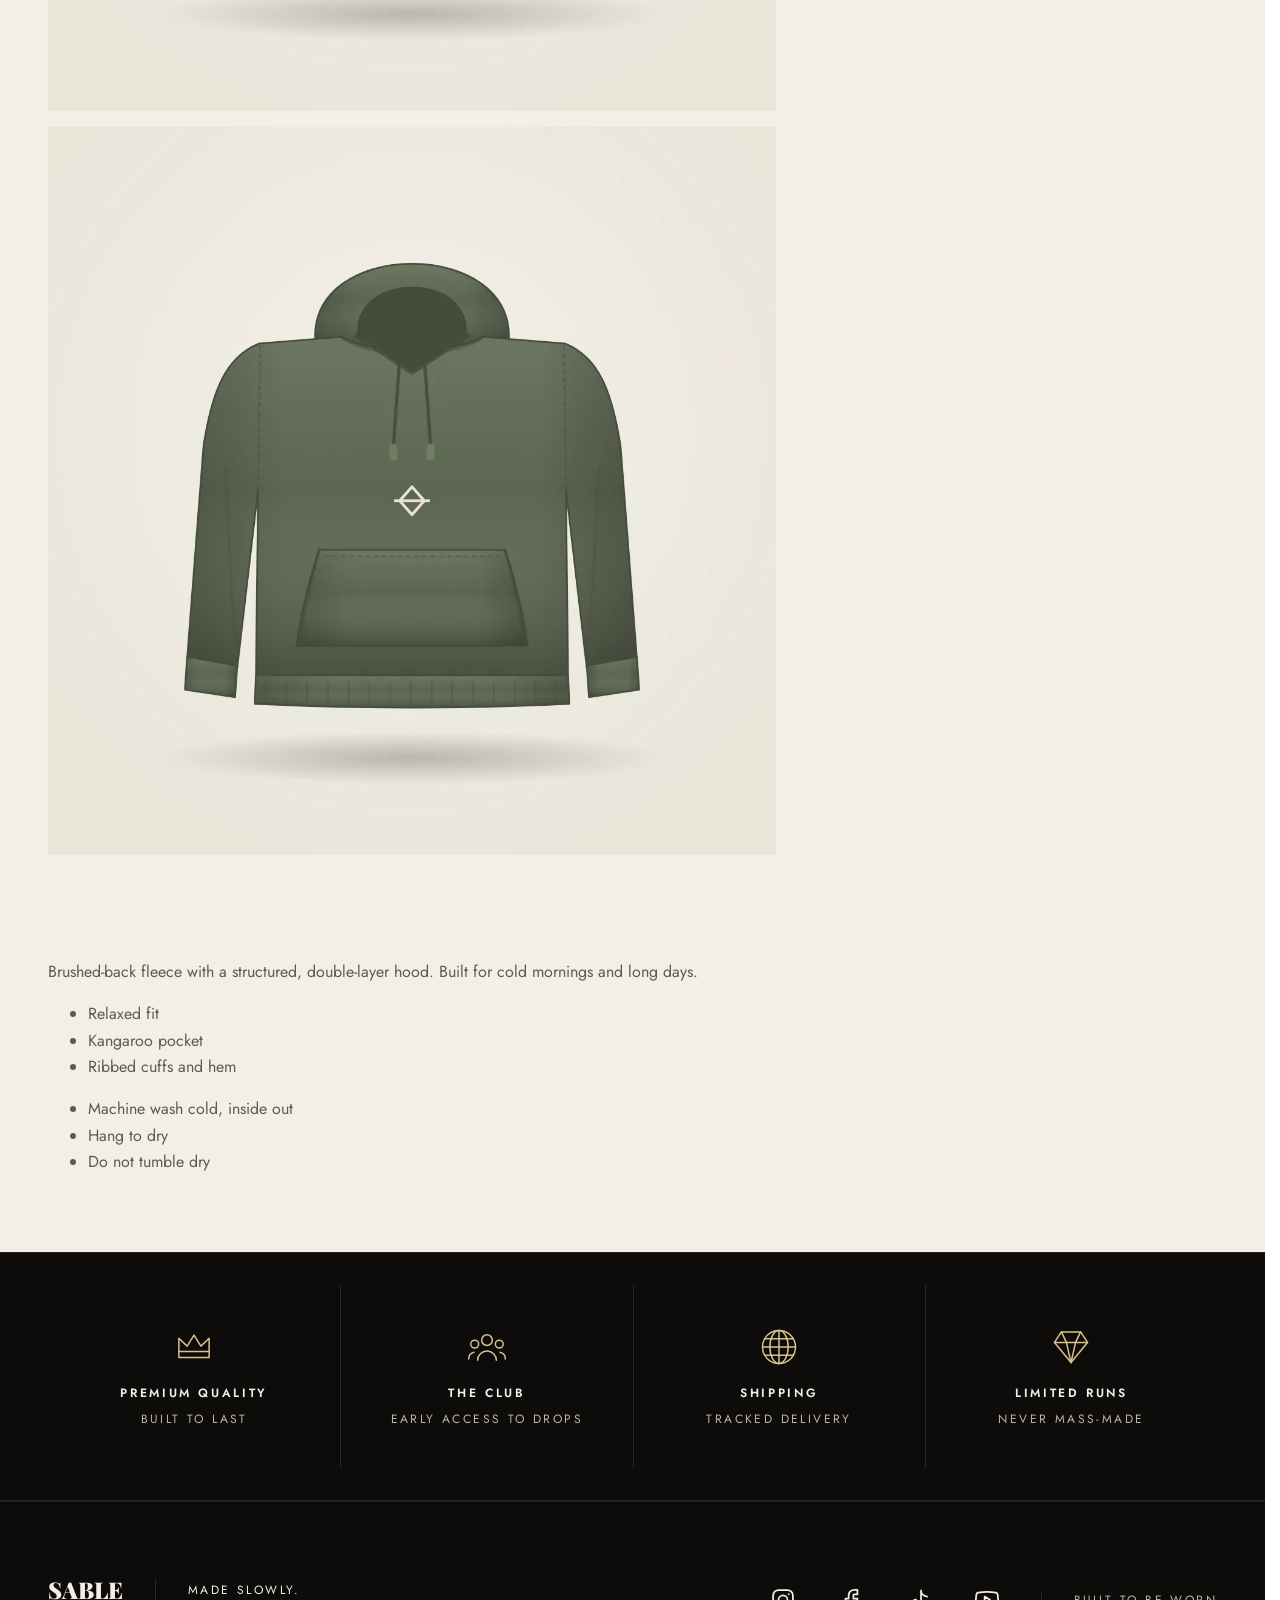
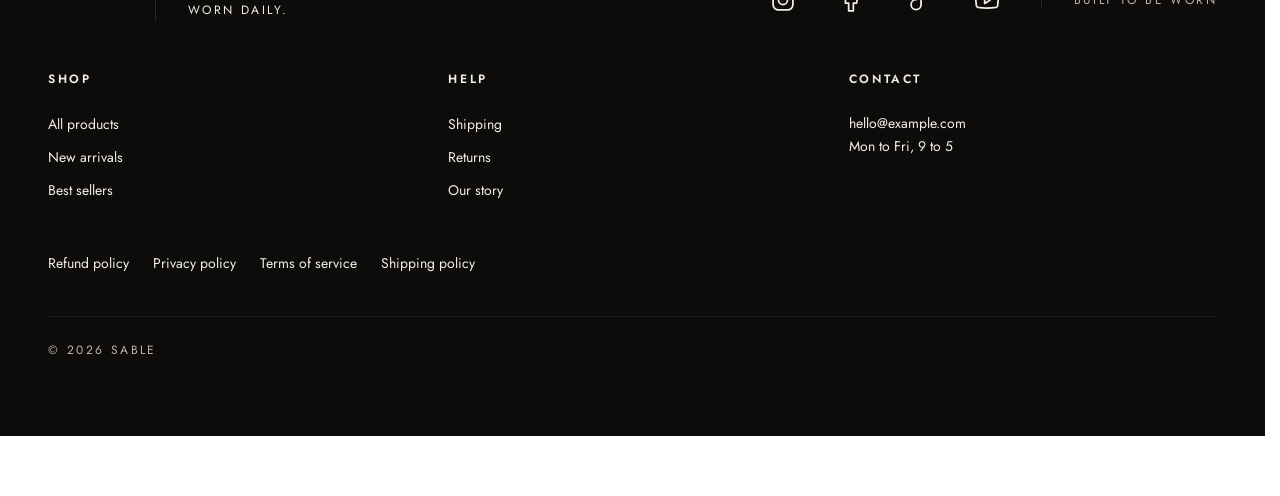
<file: product-heavyweight-hoodie.html>
<!doctype html>
<html lang="en" class="no-js"><head><meta charset="utf-8">
<meta name="viewport" content="width=device-width,initial-scale=1">
<title>Heavyweight Hoodie | Sable</title>
<meta name="description" content="Live demo of Sable, a streetwear theme for Shopify. Demo products and artwork are placeholders.">
<meta name="robots" content="noindex">
<link rel="preconnect" href="https://fonts.googleapis.com"><link rel="preconnect" href="https://fonts.gstatic.com" crossorigin><link rel="stylesheet" href="https://fonts.googleapis.com/css2?family=Jost:wght@400;500;600&family=Playfair+Display:wght@900&display=swap">
<link rel="stylesheet" href="assets/design-tokens.css">
<link rel="stylesheet" href="assets/base.css">
<link rel="stylesheet" href="assets/header.css">
<link rel="stylesheet" href="assets/component-container.css">
<link rel="stylesheet" href="assets/component-button.css">
<link rel="stylesheet" href="assets/component-pagination.css">
<link rel="stylesheet" href="assets/component-quantity.css">
<link rel="stylesheet" href="assets/component-cart-line.css">
<style>
  :root {
    --palette-ink: #0D0C0A;
    --palette-cream: #F3EFE6;
    --palette-accent: #D8C08A;
    --palette-accent-strong: #82672B;
    --palette-accent-hover: #E6D3A6;

    --container-standard: 1440px;
    --radius-sm: 2px;
    --font-display: Playfair Display, serif;
    --font-body: Jost, sans-serif;
  }
</style>

<link rel="stylesheet" href="assets/demo.css">
<script>document.documentElement.classList.replace('no-js','js');</script>
<script>window.Shopify = window.Shopify || {routes: {root: '/'}};</script>
<script src="assets/demo.js"></script>
<script src="assets/header.js" defer></script>
<script src="assets/cart.js" defer></script>
</head><body class="template-product" data-demo-page="product-heavyweight-hoodie">
<a class="skip-link" href="#MainContent">Skip to content</a>
<div id="shopify-section-announcement-bar" class="shopify-section"><div class="announcement-bar surface-dark announcement-bar--align-edges" data-announcement-bar>
    <div class="announcement-bar__inner"><span class="announcement-bar__item" ><span class="announcement-bar__text">Drop 01 Is Live</span>
          </span><span class="announcement-bar__item" ><span class="announcement-bar__text">Members Get Early Access</span>
          </span></div>
  </div>
</div>
<div id="shopify-section-header" class="shopify-section"><header
  class="header surface-dark"
  data-header
  
><div class="header__inner container"><div class="header__cluster header__cluster--start">
      <button
        type="button"
        class="header__control header__menu-toggle"
        aria-expanded="false"
        aria-controls="MobileMenu"
        data-menu-toggle
      >
        <svg class="icon icon--menu " xmlns="http://www.w3.org/2000/svg" viewBox="0 0 24 24" fill="none" stroke="currentColor" stroke-width="1.5" stroke-linecap="round" stroke-linejoin="round" aria-hidden="true" focusable="false"><path d="M3.75 6.5h16.5"/><path d="M3.75 12h16.5"/><path d="M3.75 17.5h16.5"/></svg>

        <span class="visually-hidden">Menu</span>
      </button>
    </div><div class="header__branding"><a
          class="header__logo-link"
          href="index.html"
          
        >
          <span class="header__wordmark">Sable</span>
        </a></div><nav class="header__nav" aria-label="Primary">
      <ul class="header__nav-list" role="list"><li class="header__nav-item">
              <a
                class="header__nav-link"
                href="index.html"
                
              >Home</a>
            </li><li class="header__nav-item">
              <a
                class="header__nav-link"
                href="collection.html"
                
              >Shop</a>
            </li><li class="header__nav-item">
              <a
                class="header__nav-link"
                href="index.html#story"
                
              >Our Story</a>
            </li><li class="header__nav-item">
              <a
                class="header__nav-link"
                href="index.html#lookbook"
                
              >Lookbook</a>
            </li></ul>
    </nav><div class="header__cluster header__cluster--end"><a class="header__control" href="search.html" data-search-trigger>
          <svg class="icon icon--search " xmlns="http://www.w3.org/2000/svg" viewBox="0 0 24 24" fill="none" stroke="currentColor" stroke-width="1.5" stroke-linecap="round" stroke-linejoin="round" aria-hidden="true" focusable="false"><circle cx="11" cy="11" r="6.25"/><path d="M15.6 15.6 20.5 20.5"/></svg>

          <span class="visually-hidden">Search</span>
        </a><shopify-account
          class="header__control header__account"
          menu="customer-account-main-menu"
        >
          <span class="header__account-avatar" slot="signed-out-avatar">
            <svg class="icon icon--account " xmlns="http://www.w3.org/2000/svg" viewBox="0 0 24 24" fill="none" stroke="currentColor" stroke-width="1.5" stroke-linecap="round" stroke-linejoin="round" aria-hidden="true" focusable="false"><circle cx="12" cy="8.25" r="3.75"/><path d="M4.75 19.75a7.25 7.25 0 0 1 14.5 0"/></svg>

            <span class="visually-hidden">Account</span>
          </span>
        </shopify-account><a
          class="header__control header__cart"
          href="cart.html"
          data-cart-bubble
          aria-controls="CartDrawer"
        >
          <svg class="icon icon--cart " xmlns="http://www.w3.org/2000/svg" viewBox="0 0 24 24" fill="none" stroke="currentColor" stroke-width="1.5" stroke-linecap="round" stroke-linejoin="round" aria-hidden="true" focusable="false"><path d="M5.5 7.75h13l-1.1 11.3a1.4 1.4 0 0 1-1.4 1.2H8a1.4 1.4 0 0 1-1.4-1.2Z"/><path d="M9 10V6.9a3 3 0 0 1 6 0V10"/></svg>

<span class="visually-hidden">Cart</span>
        </a></div>
  </div><div class="header__search" id="HeaderSearch" data-search-panel hidden>
    <form
      class="header__search-form"
      action="search.html"
      method="get"
      role="search"
    >
      <label class="visually-hidden" for="HeaderSearchInput">
        Search the store
      </label>
      <input
        class="header__search-input"
        id="HeaderSearchInput"
        type="search"
        name="q"
        placeholder="Search the store…"
        data-search-input
      ><input type="hidden" name="type" value="product">
      <button type="submit" class="button button--primary header__search-submit">
        Search
      </button>
      <button type="button" class="header__control" data-search-close>
        <svg class="icon icon--close " xmlns="http://www.w3.org/2000/svg" viewBox="0 0 24 24" fill="none" stroke="currentColor" stroke-width="1.5" stroke-linecap="round" stroke-linejoin="round" aria-hidden="true" focusable="false"><path d="M6.4 6.4 17.6 17.6"/><path d="M17.6 6.4 6.4 17.6"/></svg>

        <span class="visually-hidden">Close search</span>
      </button>
    </form>
  </div><div class="header__panel" id="MobileMenu" data-menu-panel hidden>
    <div class="header__panel-header">
      <span class="header__panel-title">Menu</span>
      <button type="button" class="header__control" data-menu-close>
        <svg class="icon icon--close " xmlns="http://www.w3.org/2000/svg" viewBox="0 0 24 24" fill="none" stroke="currentColor" stroke-width="1.5" stroke-linecap="round" stroke-linejoin="round" aria-hidden="true" focusable="false"><path d="M6.4 6.4 17.6 17.6"/><path d="M17.6 6.4 6.4 17.6"/></svg>

        <span class="visually-hidden">Close menu</span>
      </button>
    </div>

    <nav class="header__panel-nav" aria-label="Main">
      <ul class="header__panel-list" role="list"><li>
              <a
                class="header__panel-link"
                href="index.html"
                
              >Home</a>
            </li><li>
              <a
                class="header__panel-link"
                href="collection.html"
                
              >Shop</a>
            </li><li>
              <a
                class="header__panel-link"
                href="index.html#story"
                
              >Our Story</a>
            </li><li>
              <a
                class="header__panel-link"
                href="index.html#lookbook"
                
              >Lookbook</a>
            </li></ul>
    </nav></div>

  <div class="header__overlay" data-menu-overlay hidden></div>
</header>


</div>
<main id="MainContent" tabindex="-1">
<div id="shopify-section-main" class="shopify-section"><link rel="stylesheet" href="assets/section-main-product.css">
<script src="assets/product.js" defer="defer"></script>

<div
  class="main-product surface-light main-product--media-stacked main-product--sticky-info"
  data-main-product
  data-section-id="main"
  data-url="/products/heavyweight-hoodie"
  data-string-unavailable="Unavailable"
  
>
  <div class="main-product__inner container">
    <div class="main-product__media">
      <div
    class="product-gallery product-gallery--stacked"
    data-product-gallery
    data-gallery-layout="stacked"
  >
    <div class="product-gallery__viewport" data-gallery-viewport><div
          class="product-gallery__slide is-active"
          id="main-media-7024"
          data-media-id="7024"
          data-media-type="image"
        >
          <div class="product-gallery__frame"><img class="product-gallery__image" src="img/product-hoodie-ink.webp" srcset="img/product-hoodie-ink.webp 360w, img/product-hoodie-ink.webp 480w, img/product-hoodie-ink.webp 640w, img/product-hoodie-ink.webp 800w, img/product-hoodie-ink.webp 960w, img/product-hoodie-ink.webp 1200w, img/product-hoodie-ink.webp 1400w, img/product-hoodie-ink.webp 1600w, img/product-hoodie-ink.webp 1800w" sizes="(min-width: 1440px) 840px, (min-width: 1106px) calc((100vw - 128px) * 0.64), (min-width: 1024px) calc(100vw - 480px), (min-width: 768px) calc(100vw - 64px), calc(100vw - 48px)" width="1200" height="1200" loading="eager" fetchpriority="high" decoding="async" alt="Heavyweight Hoodie in Ink"></div>
        </div><div
          class="product-gallery__slide"
          id="main-media-7025"
          data-media-id="7025"
          data-media-type="image"
        >
          <div class="product-gallery__frame"><img class="product-gallery__image" src="img/product-hoodie-bone.webp" srcset="img/product-hoodie-bone.webp 360w, img/product-hoodie-bone.webp 480w, img/product-hoodie-bone.webp 640w, img/product-hoodie-bone.webp 800w, img/product-hoodie-bone.webp 960w, img/product-hoodie-bone.webp 1200w, img/product-hoodie-bone.webp 1400w, img/product-hoodie-bone.webp 1600w, img/product-hoodie-bone.webp 1800w" sizes="(min-width: 1440px) 840px, (min-width: 1106px) calc((100vw - 128px) * 0.64), (min-width: 1024px) calc(100vw - 480px), (min-width: 768px) calc(100vw - 64px), calc(100vw - 48px)" width="1200" height="1200" loading="lazy" decoding="async" alt="Heavyweight Hoodie in Bone"></div>
        </div><div
          class="product-gallery__slide"
          id="main-media-7026"
          data-media-id="7026"
          data-media-type="image"
        >
          <div class="product-gallery__frame"><img class="product-gallery__image" src="img/product-hoodie-olive.webp" srcset="img/product-hoodie-olive.webp 360w, img/product-hoodie-olive.webp 480w, img/product-hoodie-olive.webp 640w, img/product-hoodie-olive.webp 800w, img/product-hoodie-olive.webp 960w, img/product-hoodie-olive.webp 1200w, img/product-hoodie-olive.webp 1400w, img/product-hoodie-olive.webp 1600w, img/product-hoodie-olive.webp 1800w" sizes="(min-width: 1440px) 840px, (min-width: 1106px) calc((100vw - 128px) * 0.64), (min-width: 1024px) calc(100vw - 480px), (min-width: 768px) calc(100vw - 64px), calc(100vw - 48px)" width="1200" height="1200" loading="lazy" decoding="async" alt="Heavyweight Hoodie in Olive"></div>
        </div></div><nav class="product-gallery__rail" aria-label="Product media" data-gallery-rail>
        <ul class="product-gallery__thumbs" role="list"><li class="product-gallery__thumb-item">
              <a
                class="product-gallery__thumb is-active"
                href="#main-media-7024"
                data-gallery-thumb
                data-media-id="7024"
                aria-current="true"
              ><img class="product-gallery__thumb-image" src="img/product-hoodie-ink.webp" srcset="img/product-hoodie-ink.webp 80w, img/product-hoodie-ink.webp 120w, img/product-hoodie-ink.webp 160w, img/product-hoodie-ink.webp 240w" sizes="80px" width="1200" height="1200" loading="lazy" decoding="async" alt=""><span class="visually-hidden">Go to media 1 of 3</span>
              </a>
            </li><li class="product-gallery__thumb-item">
              <a
                class="product-gallery__thumb"
                href="#main-media-7025"
                data-gallery-thumb
                data-media-id="7025"
                
              ><img class="product-gallery__thumb-image" src="img/product-hoodie-bone.webp" srcset="img/product-hoodie-bone.webp 80w, img/product-hoodie-bone.webp 120w, img/product-hoodie-bone.webp 160w, img/product-hoodie-bone.webp 240w" sizes="80px" width="1200" height="1200" loading="lazy" decoding="async" alt=""><span class="visually-hidden">Go to media 2 of 3</span>
              </a>
            </li><li class="product-gallery__thumb-item">
              <a
                class="product-gallery__thumb"
                href="#main-media-7026"
                data-gallery-thumb
                data-media-id="7026"
                
              ><img class="product-gallery__thumb-image" src="img/product-hoodie-olive.webp" srcset="img/product-hoodie-olive.webp 80w, img/product-hoodie-olive.webp 120w, img/product-hoodie-olive.webp 160w, img/product-hoodie-olive.webp 240w" sizes="80px" width="1200" height="1200" loading="lazy" decoding="async" alt=""><span class="visually-hidden">Go to media 3 of 3</span>
              </a>
            </li></ul>
      </nav></div>
    </div><div
      class="main-product__info"
    ><p
        class="main-product__low-stock"
        data-low-stock
        hidden
      >Low stock</p><h1 class="main-product__title">Heavyweight Hoodie</h1><p class="main-product__price price" data-price>
        <span class="visually-hidden" data-price-label-sale >Sale price</span>
        <span class="price__current" data-price-current>$98.00</span>
        <span class="price__compare-wrap" data-price-compare-wrap >
          <span class="visually-hidden">Regular price</span>
          <s class="price__compare" data-price-compare>$120.00</s>
        </span></p><form method="post" action="/cart/add" accept-charset="UTF-8" enctype="multipart/form-data" id="ProductForm-main" class="shopify-product-form main-product__form" data-product-form="true"><input type="hidden" name="form_type" value="product"><input type="hidden" name="utf8" value="✓"><input
          type="hidden"
          name="id"
          value="7027"
          data-variant-input
          
        >

        <div class="variant-picker" data-variant-picker><fieldset
        class="variant-picker__option variant-picker__option--swatch"
        data-option-position="1"
      >
        <legend class="variant-picker__legend">
          <span class="variant-picker__legend-name">Colour</span><span class="variant-picker__legend-value" data-option-value-for="1">Ink</span>
        </legend>

        <div class="variant-picker__values"><input
              class="variant-picker__input visually-hidden"
              type="radio"
              id="main-option-1-1"
              name="main-option-1"
              value="Ink"
              data-option-position="1"
              checked
              
            >
            <label
              class="variant-picker__value variant-picker__value--swatch"
              for="main-option-1-1"
            ><span
                    class="variant-picker__swatch variant-picker__swatch--circle"
                    style="--swatch-fill: #25231F;"
                    aria-hidden="true"
                  ></span><span class="visually-hidden">Ink</span></label><input
              class="variant-picker__input visually-hidden"
              type="radio"
              id="main-option-1-2"
              name="main-option-1"
              value="Bone"
              data-option-position="1"
              
              
            >
            <label
              class="variant-picker__value variant-picker__value--swatch"
              for="main-option-1-2"
            ><span
                    class="variant-picker__swatch variant-picker__swatch--circle"
                    style="--swatch-fill: #E6DFD0;"
                    aria-hidden="true"
                  ></span><span class="visually-hidden">Bone</span></label><input
              class="variant-picker__input visually-hidden"
              type="radio"
              id="main-option-1-3"
              name="main-option-1"
              value="Olive"
              data-option-position="1"
              
              
            >
            <label
              class="variant-picker__value variant-picker__value--swatch"
              for="main-option-1-3"
            ><span
                    class="variant-picker__swatch variant-picker__swatch--circle"
                    style="--swatch-fill: #5B6550;"
                    aria-hidden="true"
                  ></span><span class="visually-hidden">Olive</span></label></div>
      </fieldset><fieldset
        class="variant-picker__option"
        data-option-position="2"
      >
        <legend class="variant-picker__legend">
          <span class="variant-picker__legend-name">Size</span><span class="variant-picker__legend-value" data-option-value-for="2">S</span>
        </legend>

        <div class="variant-picker__values"><input
              class="variant-picker__input visually-hidden"
              type="radio"
              id="main-option-2-1"
              name="main-option-2"
              value="S"
              data-option-position="2"
              checked
              
            >
            <label
              class="variant-picker__value"
              for="main-option-2-1"
            ><span class="variant-picker__value-text">S</span></label><input
              class="variant-picker__input visually-hidden"
              type="radio"
              id="main-option-2-2"
              name="main-option-2"
              value="M"
              data-option-position="2"
              
              
            >
            <label
              class="variant-picker__value"
              for="main-option-2-2"
            ><span class="variant-picker__value-text">M</span></label><input
              class="variant-picker__input visually-hidden"
              type="radio"
              id="main-option-2-3"
              name="main-option-2"
              value="L"
              data-option-position="2"
              
              
            >
            <label
              class="variant-picker__value"
              for="main-option-2-3"
            ><span class="variant-picker__value-text">L</span></label><input
              class="variant-picker__input visually-hidden"
              type="radio"
              id="main-option-2-4"
              name="main-option-2"
              value="XL"
              data-option-position="2"
              
              
            >
            <label
              class="variant-picker__value"
              for="main-option-2-4"
            ><span class="variant-picker__value-text">XL</span></label></div>
      </fieldset></div><div class="main-product__quantity">
            <p class="main-product__quantity-label" id="QuantityLabel-main">
              Quantity
            </p>
            <div
  class="quantity"
  data-quantity
  
>
  <button
    type="button"
    class="quantity__button"
    data-quantity-step="-1"
    aria-disabled="true"
  >
    <svg class="icon icon--minus " xmlns="http://www.w3.org/2000/svg" viewBox="0 0 24 24" fill="none" stroke="currentColor" stroke-width="1.5" stroke-linecap="round" stroke-linejoin="round" aria-hidden="true" focusable="false"><path d="M4.75 12h14.5"/></svg>

    <span class="visually-hidden">Decrease quantity for Heavyweight Hoodie</span>
  </button>

  <label class="visually-hidden" for="Quantity-main">Quantity for Heavyweight Hoodie</label>
  <input
    class="quantity__input"
    id="Quantity-main"
    type="number"
    name="quantity"
    value="1"
    min="1"
    step="1"
    
    inputmode="numeric"
    autocomplete="off"
    
    
    data-quantity-input
  >

  <button
    type="button"
    class="quantity__button"
    data-quantity-step="1"
    
  >
    <svg class="icon icon--plus " xmlns="http://www.w3.org/2000/svg" viewBox="0 0 24 24" fill="none" stroke="currentColor" stroke-width="1.5" stroke-linecap="round" stroke-linejoin="round" aria-hidden="true" focusable="false"><path d="M12 4.75v14.5"/><path d="M4.75 12h14.5"/></svg>

    <span class="visually-hidden">Increase quantity for Heavyweight Hoodie</span>
  </button>
</div>

          </div><div class="main-product__actions"><button
            type="submit"
            name="add"
            class="button button--primary button--full main-product__submit"
            data-add-to-cart
            data-label-idle="Add to bag"
            data-label-busy="Adding…"
            data-label-sold-out="Sold out"data-label-unavailable="Unavailable"
            
          >
            <span data-add-to-cart-label>Add to bag</span>
          </button><div data-shopify="payment-button" class="shopify-payment-button" data-harness-stub="payment-button"><button type="button" class="shopify-payment-button__button">Buy it now</button></div></div><div
          class="main-product__error"
          data-product-error
          role="alert"
          hidden
        ></div><div
          class="main-product__success"
          data-product-success
          role="status"
          hidden
        >
          <span data-product-success-text></span><a class="main-product__success-link button button--secondary" href="cart.html">
            View cart
          </a>
        </div></form></div><div class="main-product__story"><div class="main-product__description rte"><p>Brushed-back fleece with a structured, double-layer hood. Built for cold mornings and long days.</p><ul><li>Relaxed fit</li><li>Kangaroo pocket</li><li>Ribbed cuffs and hem</li></ul><ul><li>Machine wash cold, inside out</li><li>Hang to dry</li><li>Do not tumble dry</li></ul></div></div>
  </div><script type="application/json" data-variant-data>
    [{
          "id": 7027,
          "available": true,
          "options": ["Ink", "S"],
          "price": "$98.00",
          "compare_at_price": "$120.00",
          "media_id": 7024,
          "sku": "SB-HOO-IN-S","low_stock": false,
          "quantity_rule": null
        },{
          "id": 7028,
          "available": true,
          "options": ["Ink", "M"],
          "price": "$98.00",
          "compare_at_price": "$120.00",
          "media_id": 7024,
          "sku": "SB-HOO-IN-M","low_stock": false,
          "quantity_rule": null
        },{
          "id": 7029,
          "available": true,
          "options": ["Ink", "L"],
          "price": "$98.00",
          "compare_at_price": "$120.00",
          "media_id": 7024,
          "sku": "SB-HOO-IN-L","low_stock": false,
          "quantity_rule": null
        },{
          "id": 7030,
          "available": true,
          "options": ["Ink", "XL"],
          "price": "$98.00",
          "compare_at_price": "$120.00",
          "media_id": 7024,
          "sku": "SB-HOO-IN-XL","low_stock": false,
          "quantity_rule": null
        },{
          "id": 7031,
          "available": true,
          "options": ["Bone", "S"],
          "price": "$98.00",
          "compare_at_price": "$120.00",
          "media_id": 7025,
          "sku": "SB-HOO-BO-S","low_stock": false,
          "quantity_rule": null
        },{
          "id": 7032,
          "available": true,
          "options": ["Bone", "M"],
          "price": "$98.00",
          "compare_at_price": "$120.00",
          "media_id": 7025,
          "sku": "SB-HOO-BO-M","low_stock": false,
          "quantity_rule": null
        },{
          "id": 7033,
          "available": true,
          "options": ["Bone", "L"],
          "price": "$98.00",
          "compare_at_price": "$120.00",
          "media_id": 7025,
          "sku": "SB-HOO-BO-L","low_stock": false,
          "quantity_rule": null
        },{
          "id": 7034,
          "available": false,
          "options": ["Bone", "XL"],
          "price": "$98.00",
          "compare_at_price": "$120.00",
          "media_id": 7025,
          "sku": "SB-HOO-BO-XL","low_stock": false,
          "quantity_rule": null
        },{
          "id": 7035,
          "available": false,
          "options": ["Olive", "S"],
          "price": "$98.00",
          "compare_at_price": "$120.00",
          "media_id": 7026,
          "sku": "SB-HOO-OL-S","low_stock": false,
          "quantity_rule": null
        },{
          "id": 7036,
          "available": true,
          "options": ["Olive", "M"],
          "price": "$98.00",
          "compare_at_price": "$120.00",
          "media_id": 7026,
          "sku": "SB-HOO-OL-M","low_stock": false,
          "quantity_rule": null
        },{
          "id": 7037,
          "available": true,
          "options": ["Olive", "L"],
          "price": "$98.00",
          "compare_at_price": "$120.00",
          "media_id": 7026,
          "sku": "SB-HOO-OL-L","low_stock": false,
          "quantity_rule": null
        },{
          "id": 7038,
          "available": true,
          "options": ["Olive", "XL"],
          "price": "$98.00",
          "compare_at_price": "$120.00",
          "media_id": 7026,
          "sku": "SB-HOO-OL-XL","low_stock": false,
          "quantity_rule": null
        }]
  </script><script type="application/ld+json">
    {
  "@context": "http://schema.org/",
  "@type": "ProductGroup",
  "@id": "/products/heavyweight-hoodie",
  "name": "Heavyweight Hoodie",
  "url": "/products/heavyweight-hoodie",
  "description": "Brushed-back fleece with a structured, double-layer hood. Built for cold mornings and long days.Relaxed fitKangaroo pocketRibbed cuffs and hemMachine wash cold, inside outHang to dryDo not tumble dry",
  "image": [
    "img/product-hoodie-ink.webp",
    "img/product-hoodie-bone.webp",
    "img/product-hoodie-olive.webp"
  ],
  "brand": {
    "@type": "Brand",
    "name": "Sable"
  },
  "offers": [
    {
      "@type": "Offer",
      "@id": "/products/heavyweight-hoodie?variant=7027",
      "availability": "http://schema.org/InStock",
      "price": "98.00",
      "priceCurrency": "USD",
      "url": "/products/heavyweight-hoodie?variant=7027"
    },
    {
      "@type": "Offer",
      "@id": "/products/heavyweight-hoodie?variant=7028",
      "availability": "http://schema.org/InStock",
      "price": "98.00",
      "priceCurrency": "USD",
      "url": "/products/heavyweight-hoodie?variant=7028"
    },
    {
      "@type": "Offer",
      "@id": "/products/heavyweight-hoodie?variant=7029",
      "availability": "http://schema.org/InStock",
      "price": "98.00",
      "priceCurrency": "USD",
      "url": "/products/heavyweight-hoodie?variant=7029"
    },
    {
      "@type": "Offer",
      "@id": "/products/heavyweight-hoodie?variant=7030",
      "availability": "http://schema.org/InStock",
      "price": "98.00",
      "priceCurrency": "USD",
      "url": "/products/heavyweight-hoodie?variant=7030"
    },
    {
      "@type": "Offer",
      "@id": "/products/heavyweight-hoodie?variant=7031",
      "availability": "http://schema.org/InStock",
      "price": "98.00",
      "priceCurrency": "USD",
      "url": "/products/heavyweight-hoodie?variant=7031"
    },
    {
      "@type": "Offer",
      "@id": "/products/heavyweight-hoodie?variant=7032",
      "availability": "http://schema.org/InStock",
      "price": "98.00",
      "priceCurrency": "USD",
      "url": "/products/heavyweight-hoodie?variant=7032"
    },
    {
      "@type": "Offer",
      "@id": "/products/heavyweight-hoodie?variant=7033",
      "availability": "http://schema.org/InStock",
      "price": "98.00",
      "priceCurrency": "USD",
      "url": "/products/heavyweight-hoodie?variant=7033"
    },
    {
      "@type": "Offer",
      "@id": "/products/heavyweight-hoodie?variant=7034",
      "availability": "http://schema.org/OutOfStock",
      "price": "98.00",
      "priceCurrency": "USD",
      "url": "/products/heavyweight-hoodie?variant=7034"
    },
    {
      "@type": "Offer",
      "@id": "/products/heavyweight-hoodie?variant=7035",
      "availability": "http://schema.org/OutOfStock",
      "price": "98.00",
      "priceCurrency": "USD",
      "url": "/products/heavyweight-hoodie?variant=7035"
    },
    {
      "@type": "Offer",
      "@id": "/products/heavyweight-hoodie?variant=7036",
      "availability": "http://schema.org/InStock",
      "price": "98.00",
      "priceCurrency": "USD",
      "url": "/products/heavyweight-hoodie?variant=7036"
    },
    {
      "@type": "Offer",
      "@id": "/products/heavyweight-hoodie?variant=7037",
      "availability": "http://schema.org/InStock",
      "price": "98.00",
      "priceCurrency": "USD",
      "url": "/products/heavyweight-hoodie?variant=7037"
    },
    {
      "@type": "Offer",
      "@id": "/products/heavyweight-hoodie?variant=7038",
      "availability": "http://schema.org/InStock",
      "price": "98.00",
      "priceCurrency": "USD",
      "url": "/products/heavyweight-hoodie?variant=7038"
    }
  ]
}
  </script>
</div>


</div>
</main>
<div id="shopify-section-cart-drawer" class="shopify-section"><link rel="stylesheet" href="assets/section-cart-drawer.css">

<div
  class="cart-drawer surface-dark"
  id="CartDrawer"
  role="dialog"
  aria-modal="true"
  aria-labelledby="CartDrawerTitle"
  data-cart-drawer
  data-auto-open="true"
  hidden
><div class="cart-drawer__overlay" data-cart-overlay aria-hidden="true"></div>

  <div class="cart-drawer__panel">
    <div class="cart-drawer__header"><h2 class="cart-drawer__title" id="CartDrawerTitle" tabindex="-1">
        Your cart
      </h2>
      <button type="button" class="cart-drawer__close" data-cart-close>
        <svg class="icon icon--close " xmlns="http://www.w3.org/2000/svg" viewBox="0 0 24 24" fill="none" stroke="currentColor" stroke-width="1.5" stroke-linecap="round" stroke-linejoin="round" aria-hidden="true" focusable="false"><path d="M6.4 6.4 17.6 17.6"/><path d="M17.6 6.4 6.4 17.6"/></svg>

        <span class="visually-hidden">Close cart</span>
      </button>
    </div><div class="visually-hidden" role="status" aria-live="polite" data-cart-drawer-status></div><p class="cart-drawer__error" data-cart-error role="alert" hidden></p>

    <div class="cart-drawer__inner" data-cart-drawer-inner><div class="cart-empty">
  <p class="cart-empty__title">Your cart is empty.</p>
  <p class="cart-empty__body">Find something you'll wear on repeat.</p>
  <a class="button button--accent" href="index.html">
    Shop the collection
    <svg class="icon icon--arrow " xmlns="http://www.w3.org/2000/svg" viewBox="0 0 24 24" fill="none" stroke="currentColor" stroke-width="1.5" stroke-linecap="round" stroke-linejoin="round" aria-hidden="true" focusable="false"><path d="M4 12h15.5"/><path d="M13.5 6 19.5 12l-6 6"/></svg>

  </a>
</div>
</div>
  </div>
</div>


</div>
<div id="CartStatus" class="visually-hidden" role="status" aria-live="polite" data-cart-no-inert></div>
<div hidden data-cart-no-inert data-cart-strings
  data-added="Added to your cart."
  data-updated="Cart updated."
  data-removed="Removed from your cart."
  data-note-saved="Order note saved."
  data-quantity-announce="Quantity: [count]"
  data-error-generic="Unable to update your cart. Please try again."
  data-error-network="We could not reach the store. Check your connection and try again."></div>
<div id="shopify-section-brand-values" class="shopify-section"><link rel="stylesheet" href="assets/section-brand-values.css">

<div class="brand-values surface-dark brand-values--cols-4 brand-values--dividers">
  <div class="brand-values__inner container"><ul class="brand-values__list" role="list"><li
          class="brand-values__item"
          
        ><div class="brand-values__body">
              <svg class="icon icon--crown brand-values__icon" xmlns="http://www.w3.org/2000/svg" viewBox="0 0 24 24" fill="none" stroke="currentColor" stroke-width="1.5" stroke-linecap="round" stroke-linejoin="round" aria-hidden="true" focusable="false"><path d="M3.75 17.75V7.25l4.5 4.25L12 5.5l3.75 6 4.5-4.25v10.5Z"/><path d="M3.75 14.5h16.5"/></svg>
<span class="brand-values__title">Premium Quality</span><span class="brand-values__sub">Built To Last</span></div></li><li
          class="brand-values__item"
          
        ><div class="brand-values__body">
              <svg class="icon icon--community brand-values__icon" xmlns="http://www.w3.org/2000/svg" viewBox="0 0 24 24" fill="none" stroke="currentColor" stroke-width="1.5" stroke-linecap="round" stroke-linejoin="round" aria-hidden="true" focusable="false"><circle cx="12" cy="8.25" r="2.9"/><path d="M6.9 19.25a5.1 5.1 0 0 1 10.2 0"/><circle cx="5.3" cy="10.4" r="2.15"/><path d="M2 18.5a3.75 3.75 0 0 1 2.95-3.66"/><circle cx="18.7" cy="10.4" r="2.15"/><path d="M22 18.5a3.75 3.75 0 0 0-2.95-3.66"/></svg>
<span class="brand-values__title">The Club</span><span class="brand-values__sub">Early Access To Drops</span></div></li><li
          class="brand-values__item"
          
        ><div class="brand-values__body">
              <svg class="icon icon--globe brand-values__icon" xmlns="http://www.w3.org/2000/svg" viewBox="0 0 24 24" fill="none" stroke="currentColor" stroke-width="1.5" stroke-linecap="round" stroke-linejoin="round" aria-hidden="true" focusable="false"><circle cx="12" cy="12" r="9"/><path d="M12 3v18"/><path d="M3 12h18"/><path d="M4.2 7.5h15.6"/><path d="M4.2 16.5h15.6"/><path d="M12 3a5 9 0 0 1 0 18"/><path d="M12 3a5 9 0 0 0 0 18"/></svg>
<span class="brand-values__title">Shipping</span><span class="brand-values__sub">Tracked Delivery</span></div></li><li
          class="brand-values__item"
          
        ><div class="brand-values__body">
              <svg class="icon icon--diamond brand-values__icon" xmlns="http://www.w3.org/2000/svg" viewBox="0 0 24 24" fill="none" stroke="currentColor" stroke-width="1.5" stroke-linecap="round" stroke-linejoin="round" aria-hidden="true" focusable="false"><path d="M6.75 3.75h10.5L21 9.5 12 20.5 3 9.5Z"/><path d="M3 9.5h18"/><path d="m6.75 3.75 2.75 5.75L12 20.5"/><path d="m17.25 3.75-2.75 5.75L12 20.5"/></svg>
<span class="brand-values__title">Limited Runs</span><span class="brand-values__sub">Never Mass-Made</span></div></li></ul></div>
</div>
</div>
<div id="shopify-section-footer" class="shopify-section"><link rel="stylesheet" href="assets/section-footer.css"><footer class="footer surface-dark" role="contentinfo">
  <div class="footer__inner container"><div class="footer__brand"><a class="footer__logo-link" href="index.html"><span class="footer__wordmark">Sable</span></a><div class="footer__lockup-text"><p class="footer__tagline">Made Slowly.<br />
Worn Daily.</p></div><nav class="footer__social" aria-label="Social"><ul class="footer__social-list" role="list"><li>
                  <a class="footer__link footer__social-link" href="#">
                    <svg class="icon icon--instagram " xmlns="http://www.w3.org/2000/svg" viewBox="0 0 24 24" fill="none" stroke="currentColor" stroke-width="1.5" stroke-linecap="round" stroke-linejoin="round" aria-hidden="true" focusable="false"><rect x="3.5" y="3.5" width="17" height="17" rx="4.75"/><circle cx="12" cy="12" r="3.9"/><path d="M16.95 7.05h.01"/></svg>

                    <span class="visually-hidden">Instagram</span>
                  </a>
                </li><li>
                  <a class="footer__link footer__social-link" href="#">
                    <svg class="icon icon--facebook " xmlns="http://www.w3.org/2000/svg" viewBox="0 0 24 24" fill="none" stroke="currentColor" stroke-width="1.5" stroke-linecap="round" stroke-linejoin="round" aria-hidden="true" focusable="false"><path d="M17.5 3.25h-2.75a4.75 4.75 0 0 0-4.75 4.75v2.75H7.25v4h2.75v6.5h4v-6.5h2.75l.75-4h-3.5V8a.75.75 0 0 1 .75-.75h2.75Z"/></svg>

                    <span class="visually-hidden">Facebook</span>
                  </a>
                </li><li>
                  <a class="footer__link footer__social-link" href="#">
                    <svg class="icon icon--tiktok " xmlns="http://www.w3.org/2000/svg" viewBox="0 0 24 24" fill="none" stroke="currentColor" stroke-width="1.5" stroke-linecap="round" stroke-linejoin="round" aria-hidden="true" focusable="false"><path d="M9.5 11.75a4.25 4.25 0 1 0 4.25 4.25V3.75a5.25 5.25 0 0 0 5.25 5.25"/></svg>

                    <span class="visually-hidden">TikTok</span>
                  </a>
                </li><li>
                  <a class="footer__link footer__social-link" href="#">
                    <svg class="icon icon--youtube " xmlns="http://www.w3.org/2000/svg" viewBox="0 0 24 24" fill="none" stroke="currentColor" stroke-width="1.5" stroke-linecap="round" stroke-linejoin="round" aria-hidden="true" focusable="false"><path d="M2.9 16.85a23.6 23.6 0 0 1 0-9.7 2.1 2.1 0 0 1 1.47-1.47 48.5 48.5 0 0 1 15.26 0 2.1 2.1 0 0 1 1.47 1.47 23.6 23.6 0 0 1 0 9.7 2.1 2.1 0 0 1-1.47 1.47 48.5 48.5 0 0 1-15.26 0 2.1 2.1 0 0 1-1.47-1.47Z"/><path d="m10 14.9 4.7-2.9-4.7-2.9Z"/></svg>

                    <span class="visually-hidden">YouTube</span>
                  </a>
                </li></ul>
          </nav><p class="footer__strapline">Built To Be Worn</p></div><div class="footer__blocks"><nav
                  class="footer__column"
                  aria-labelledby="FooterMenu-shop"
                  
                ><h2 class="footer__heading" id="FooterMenu-shop">Shop</h2>
                  <ul class="footer__menu" role="list"><li>
                        <a
                          class="footer__link"
                          href="collection.html"
                          
                        >All products</a>
                      </li><li>
                        <a
                          class="footer__link"
                          href="collection.html"
                          
                        >New arrivals</a>
                      </li><li>
                        <a
                          class="footer__link"
                          href="collection.html"
                          
                        >Best sellers</a>
                      </li></ul>
                </nav><nav
                  class="footer__column"
                  aria-labelledby="FooterMenu-help"
                  
                ><h2 class="footer__heading" id="FooterMenu-help">Help</h2>
                  <ul class="footer__menu" role="list"><li>
                        <a
                          class="footer__link"
                          href="policy.html"
                          
                        >Shipping</a>
                      </li><li>
                        <a
                          class="footer__link"
                          href="policy.html"
                          
                        >Returns</a>
                      </li><li>
                        <a
                          class="footer__link"
                          href="our-story.html"
                          
                        >Our story</a>
                      </li></ul>
                </nav><div class="footer__column" ><h2 class="footer__heading">Contact</h2><div class="footer__text"><p>hello@example.com<br>Mon to Fri, 9 to 5</p></div></div></div><div class="footer__utility"><nav class="footer__policies" aria-label="Policies">
            <ul class="footer__policy-list" role="list"><li>
                    <a class="footer__link" href="policy.html">Refund policy</a>
                  </li><li>
                    <a class="footer__link" href="policy.html">Privacy policy</a>
                  </li><li>
                    <a class="footer__link" href="policy.html">Terms of service</a>
                  </li><li>
                    <a class="footer__link" href="policy.html">Shipping policy</a>
                  </li></ul>
          </nav></div><div class="footer__bottom">
      <p class="footer__copyright">
        © 2026 Sable
      </p>
    </div></div>
</footer>


</div>
</body></html>
</file>
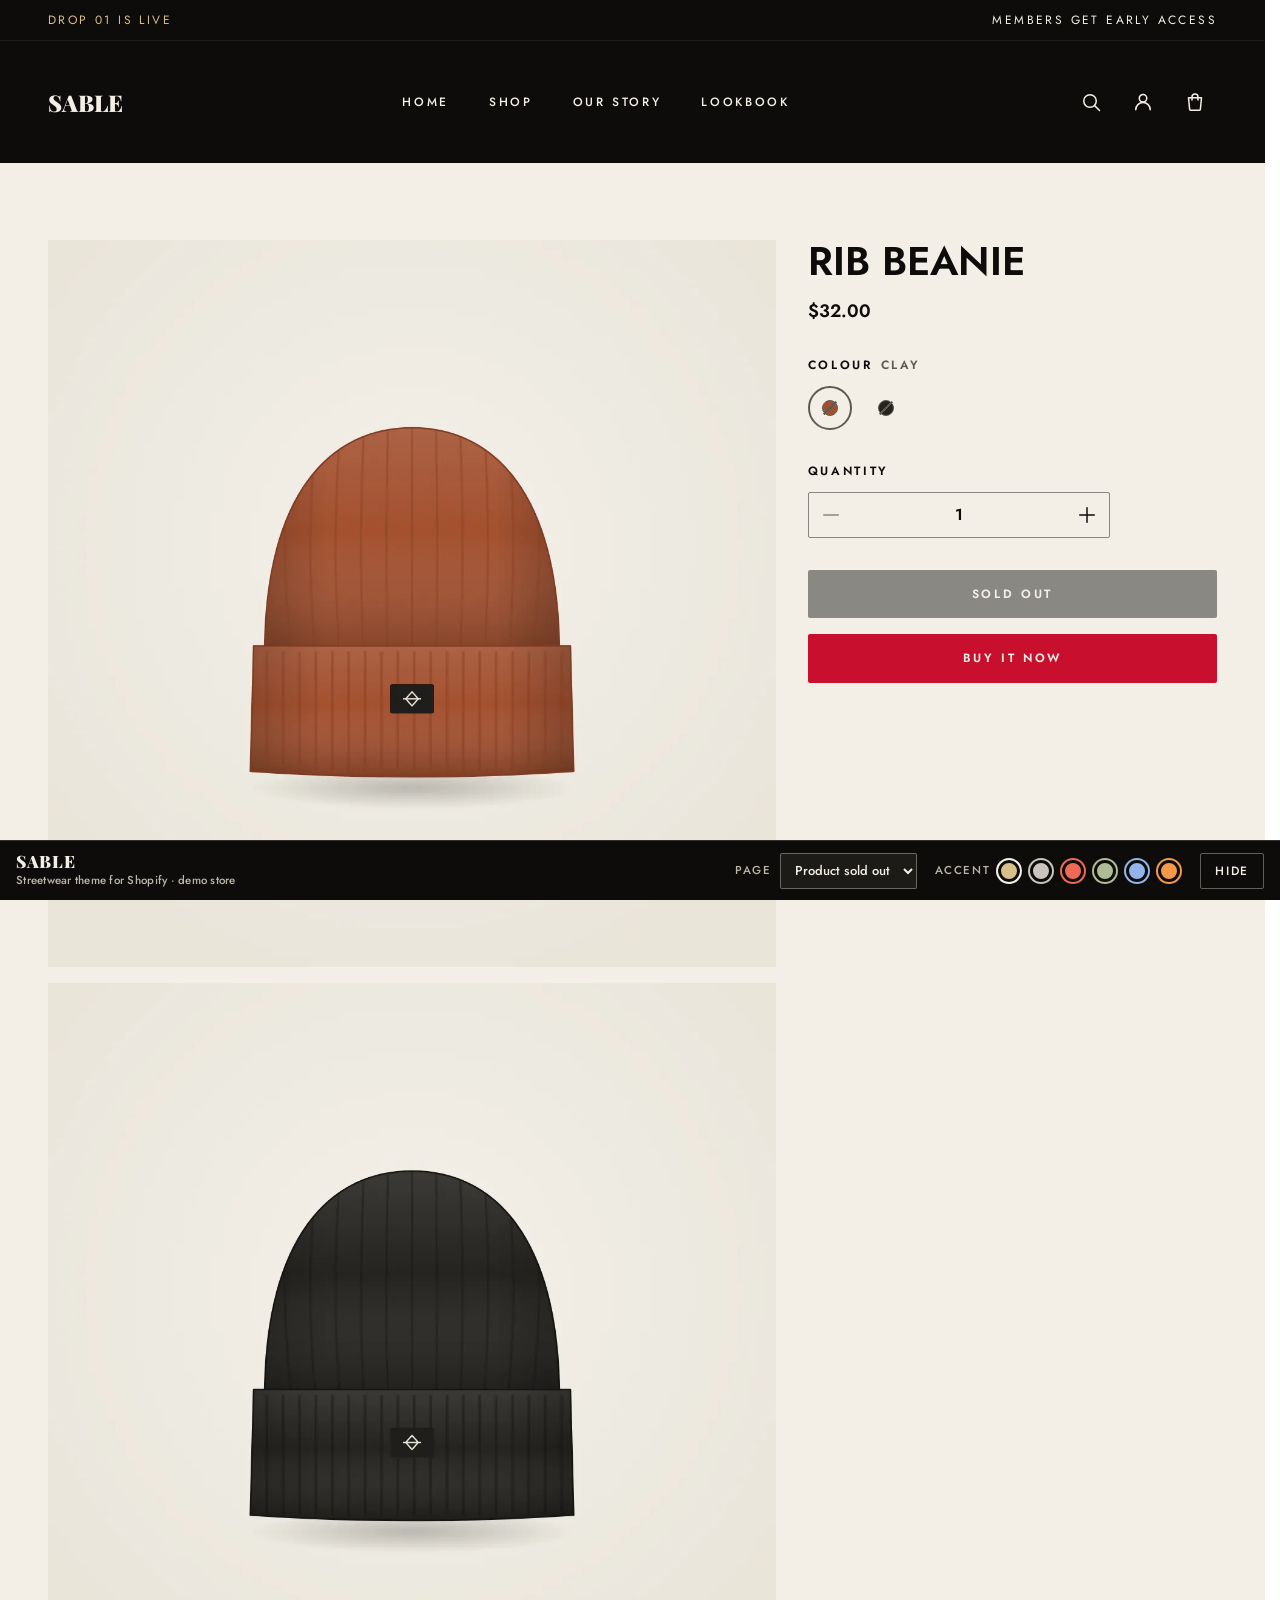
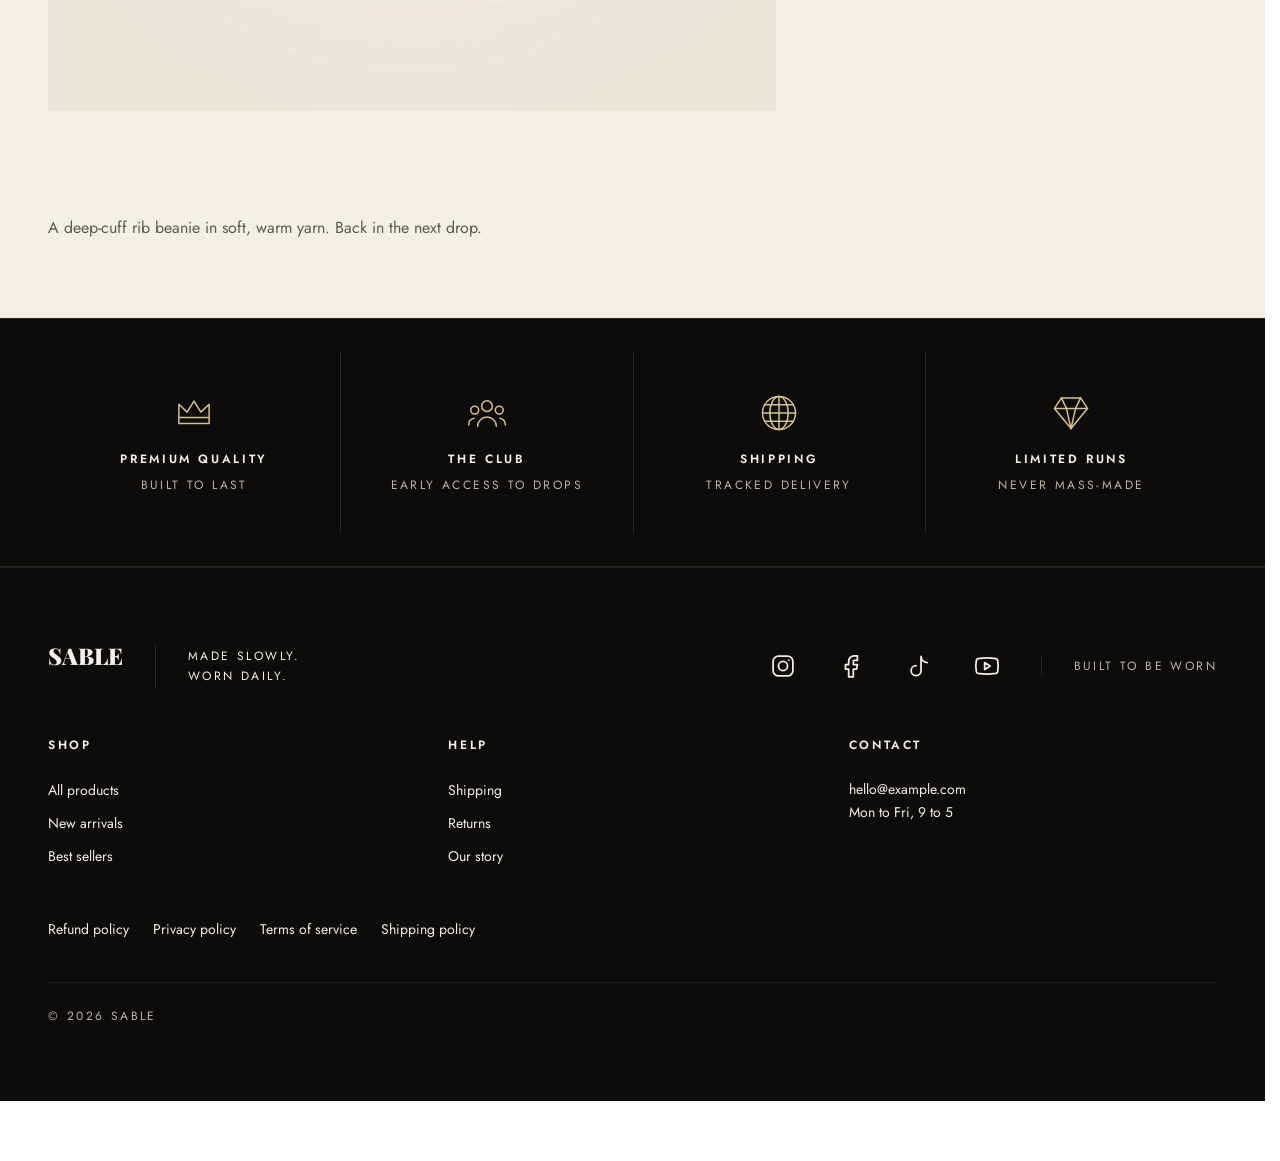
<file: product-rib-beanie.html>
<!doctype html>
<html lang="en" class="no-js"><head><meta charset="utf-8">
<meta name="viewport" content="width=device-width,initial-scale=1">
<title>Rib Beanie | Sable</title>
<meta name="description" content="Live demo of Sable, a streetwear theme for Shopify. Demo products and artwork are placeholders.">
<meta name="robots" content="noindex">
<link rel="preconnect" href="https://fonts.googleapis.com"><link rel="preconnect" href="https://fonts.gstatic.com" crossorigin><link rel="stylesheet" href="https://fonts.googleapis.com/css2?family=Jost:wght@400;500;600&family=Playfair+Display:wght@900&display=swap">
<link rel="stylesheet" href="assets/design-tokens.css">
<link rel="stylesheet" href="assets/base.css">
<link rel="stylesheet" href="assets/header.css">
<link rel="stylesheet" href="assets/component-container.css">
<link rel="stylesheet" href="assets/component-button.css">
<link rel="stylesheet" href="assets/component-pagination.css">
<link rel="stylesheet" href="assets/component-quantity.css">
<link rel="stylesheet" href="assets/component-cart-line.css">
<style>
  :root {
    --palette-ink: #0D0C0A;
    --palette-cream: #F3EFE6;
    --palette-accent: #D8C08A;
    --palette-accent-strong: #82672B;
    --palette-accent-hover: #E6D3A6;

    --container-standard: 1440px;
    --radius-sm: 2px;
    --font-display: Playfair Display, serif;
    --font-body: Jost, sans-serif;
  }
</style>

<link rel="stylesheet" href="assets/demo.css">
<script>document.documentElement.classList.replace('no-js','js');</script>
<script>window.Shopify = window.Shopify || {routes: {root: '/'}};</script>
<script src="assets/demo.js"></script>
<script src="assets/header.js" defer></script>
<script src="assets/cart.js" defer></script>
</head><body class="template-product" data-demo-page="product-rib-beanie">
<a class="skip-link" href="#MainContent">Skip to content</a>
<div id="shopify-section-announcement-bar" class="shopify-section"><div class="announcement-bar surface-dark announcement-bar--align-edges" data-announcement-bar>
    <div class="announcement-bar__inner"><span class="announcement-bar__item" ><span class="announcement-bar__text">Drop 01 Is Live</span>
          </span><span class="announcement-bar__item" ><span class="announcement-bar__text">Members Get Early Access</span>
          </span></div>
  </div>
</div>
<div id="shopify-section-header" class="shopify-section"><header
  class="header surface-dark"
  data-header
  
><div class="header__inner container"><div class="header__cluster header__cluster--start">
      <button
        type="button"
        class="header__control header__menu-toggle"
        aria-expanded="false"
        aria-controls="MobileMenu"
        data-menu-toggle
      >
        <svg class="icon icon--menu " xmlns="http://www.w3.org/2000/svg" viewBox="0 0 24 24" fill="none" stroke="currentColor" stroke-width="1.5" stroke-linecap="round" stroke-linejoin="round" aria-hidden="true" focusable="false"><path d="M3.75 6.5h16.5"/><path d="M3.75 12h16.5"/><path d="M3.75 17.5h16.5"/></svg>

        <span class="visually-hidden">Menu</span>
      </button>
    </div><div class="header__branding"><a
          class="header__logo-link"
          href="index.html"
          
        >
          <span class="header__wordmark">Sable</span>
        </a></div><nav class="header__nav" aria-label="Primary">
      <ul class="header__nav-list" role="list"><li class="header__nav-item">
              <a
                class="header__nav-link"
                href="index.html"
                
              >Home</a>
            </li><li class="header__nav-item">
              <a
                class="header__nav-link"
                href="collection.html"
                
              >Shop</a>
            </li><li class="header__nav-item">
              <a
                class="header__nav-link"
                href="index.html#story"
                
              >Our Story</a>
            </li><li class="header__nav-item">
              <a
                class="header__nav-link"
                href="index.html#lookbook"
                
              >Lookbook</a>
            </li></ul>
    </nav><div class="header__cluster header__cluster--end"><a class="header__control" href="search.html" data-search-trigger>
          <svg class="icon icon--search " xmlns="http://www.w3.org/2000/svg" viewBox="0 0 24 24" fill="none" stroke="currentColor" stroke-width="1.5" stroke-linecap="round" stroke-linejoin="round" aria-hidden="true" focusable="false"><circle cx="11" cy="11" r="6.25"/><path d="M15.6 15.6 20.5 20.5"/></svg>

          <span class="visually-hidden">Search</span>
        </a><shopify-account
          class="header__control header__account"
          menu="customer-account-main-menu"
        >
          <span class="header__account-avatar" slot="signed-out-avatar">
            <svg class="icon icon--account " xmlns="http://www.w3.org/2000/svg" viewBox="0 0 24 24" fill="none" stroke="currentColor" stroke-width="1.5" stroke-linecap="round" stroke-linejoin="round" aria-hidden="true" focusable="false"><circle cx="12" cy="8.25" r="3.75"/><path d="M4.75 19.75a7.25 7.25 0 0 1 14.5 0"/></svg>

            <span class="visually-hidden">Account</span>
          </span>
        </shopify-account><a
          class="header__control header__cart"
          href="cart.html"
          data-cart-bubble
          aria-controls="CartDrawer"
        >
          <svg class="icon icon--cart " xmlns="http://www.w3.org/2000/svg" viewBox="0 0 24 24" fill="none" stroke="currentColor" stroke-width="1.5" stroke-linecap="round" stroke-linejoin="round" aria-hidden="true" focusable="false"><path d="M5.5 7.75h13l-1.1 11.3a1.4 1.4 0 0 1-1.4 1.2H8a1.4 1.4 0 0 1-1.4-1.2Z"/><path d="M9 10V6.9a3 3 0 0 1 6 0V10"/></svg>

<span class="visually-hidden">Cart</span>
        </a></div>
  </div><div class="header__search" id="HeaderSearch" data-search-panel hidden>
    <form
      class="header__search-form"
      action="search.html"
      method="get"
      role="search"
    >
      <label class="visually-hidden" for="HeaderSearchInput">
        Search the store
      </label>
      <input
        class="header__search-input"
        id="HeaderSearchInput"
        type="search"
        name="q"
        placeholder="Search the store…"
        data-search-input
      ><input type="hidden" name="type" value="product">
      <button type="submit" class="button button--primary header__search-submit">
        Search
      </button>
      <button type="button" class="header__control" data-search-close>
        <svg class="icon icon--close " xmlns="http://www.w3.org/2000/svg" viewBox="0 0 24 24" fill="none" stroke="currentColor" stroke-width="1.5" stroke-linecap="round" stroke-linejoin="round" aria-hidden="true" focusable="false"><path d="M6.4 6.4 17.6 17.6"/><path d="M17.6 6.4 6.4 17.6"/></svg>

        <span class="visually-hidden">Close search</span>
      </button>
    </form>
  </div><div class="header__panel" id="MobileMenu" data-menu-panel hidden>
    <div class="header__panel-header">
      <span class="header__panel-title">Menu</span>
      <button type="button" class="header__control" data-menu-close>
        <svg class="icon icon--close " xmlns="http://www.w3.org/2000/svg" viewBox="0 0 24 24" fill="none" stroke="currentColor" stroke-width="1.5" stroke-linecap="round" stroke-linejoin="round" aria-hidden="true" focusable="false"><path d="M6.4 6.4 17.6 17.6"/><path d="M17.6 6.4 6.4 17.6"/></svg>

        <span class="visually-hidden">Close menu</span>
      </button>
    </div>

    <nav class="header__panel-nav" aria-label="Main">
      <ul class="header__panel-list" role="list"><li>
              <a
                class="header__panel-link"
                href="index.html"
                
              >Home</a>
            </li><li>
              <a
                class="header__panel-link"
                href="collection.html"
                
              >Shop</a>
            </li><li>
              <a
                class="header__panel-link"
                href="index.html#story"
                
              >Our Story</a>
            </li><li>
              <a
                class="header__panel-link"
                href="index.html#lookbook"
                
              >Lookbook</a>
            </li></ul>
    </nav></div>

  <div class="header__overlay" data-menu-overlay hidden></div>
</header>


</div>
<main id="MainContent" tabindex="-1">
<div id="shopify-section-main" class="shopify-section"><link rel="stylesheet" href="assets/section-main-product.css">
<script src="assets/product.js" defer="defer"></script>

<div
  class="main-product surface-light main-product--media-stacked main-product--sticky-info"
  data-main-product
  data-section-id="main"
  data-url="/products/rib-beanie"
  data-string-unavailable="Unavailable"
  
>
  <div class="main-product__inner container">
    <div class="main-product__media">
      <div
    class="product-gallery product-gallery--stacked"
    data-product-gallery
    data-gallery-layout="stacked"
  >
    <div class="product-gallery__viewport" data-gallery-viewport><div
          class="product-gallery__slide is-active"
          id="main-media-7080"
          data-media-id="7080"
          data-media-type="image"
        >
          <div class="product-gallery__frame"><img class="product-gallery__image" src="img/product-beanie-clay.webp" srcset="img/product-beanie-clay.webp 360w, img/product-beanie-clay.webp 480w, img/product-beanie-clay.webp 640w, img/product-beanie-clay.webp 800w, img/product-beanie-clay.webp 960w, img/product-beanie-clay.webp 1200w, img/product-beanie-clay.webp 1400w, img/product-beanie-clay.webp 1600w, img/product-beanie-clay.webp 1800w" sizes="(min-width: 1440px) 840px, (min-width: 1106px) calc((100vw - 128px) * 0.64), (min-width: 1024px) calc(100vw - 480px), (min-width: 768px) calc(100vw - 64px), calc(100vw - 48px)" width="1200" height="1200" loading="eager" fetchpriority="high" decoding="async" alt="Rib Beanie in Clay"></div>
        </div><div
          class="product-gallery__slide"
          id="main-media-7081"
          data-media-id="7081"
          data-media-type="image"
        >
          <div class="product-gallery__frame"><img class="product-gallery__image" src="img/product-beanie-ink.webp" srcset="img/product-beanie-ink.webp 360w, img/product-beanie-ink.webp 480w, img/product-beanie-ink.webp 640w, img/product-beanie-ink.webp 800w, img/product-beanie-ink.webp 960w, img/product-beanie-ink.webp 1200w, img/product-beanie-ink.webp 1400w, img/product-beanie-ink.webp 1600w, img/product-beanie-ink.webp 1800w" sizes="(min-width: 1440px) 840px, (min-width: 1106px) calc((100vw - 128px) * 0.64), (min-width: 1024px) calc(100vw - 480px), (min-width: 768px) calc(100vw - 64px), calc(100vw - 48px)" width="1200" height="1200" loading="lazy" decoding="async" alt="Rib Beanie in Ink"></div>
        </div></div><nav class="product-gallery__rail" aria-label="Product media" data-gallery-rail>
        <ul class="product-gallery__thumbs" role="list"><li class="product-gallery__thumb-item">
              <a
                class="product-gallery__thumb is-active"
                href="#main-media-7080"
                data-gallery-thumb
                data-media-id="7080"
                aria-current="true"
              ><img class="product-gallery__thumb-image" src="img/product-beanie-clay.webp" srcset="img/product-beanie-clay.webp 80w, img/product-beanie-clay.webp 120w, img/product-beanie-clay.webp 160w, img/product-beanie-clay.webp 240w" sizes="80px" width="1200" height="1200" loading="lazy" decoding="async" alt=""><span class="visually-hidden">Go to media 1 of 2</span>
              </a>
            </li><li class="product-gallery__thumb-item">
              <a
                class="product-gallery__thumb"
                href="#main-media-7081"
                data-gallery-thumb
                data-media-id="7081"
                
              ><img class="product-gallery__thumb-image" src="img/product-beanie-ink.webp" srcset="img/product-beanie-ink.webp 80w, img/product-beanie-ink.webp 120w, img/product-beanie-ink.webp 160w, img/product-beanie-ink.webp 240w" sizes="80px" width="1200" height="1200" loading="lazy" decoding="async" alt=""><span class="visually-hidden">Go to media 2 of 2</span>
              </a>
            </li></ul>
      </nav></div>
    </div><div
      class="main-product__info"
    ><p
        class="main-product__low-stock"
        data-low-stock
        hidden
      >Low stock</p><h1 class="main-product__title">Rib Beanie</h1><p class="main-product__price price" data-price>
        <span class="visually-hidden" data-price-label-sale hidden>Sale price</span>
        <span class="price__current" data-price-current>$32.00</span>
        <span class="price__compare-wrap" data-price-compare-wrap hidden>
          <span class="visually-hidden">Regular price</span>
          <s class="price__compare" data-price-compare>$0.00</s>
        </span></p><form method="post" action="/cart/add" accept-charset="UTF-8" enctype="multipart/form-data" id="ProductForm-main" class="shopify-product-form main-product__form" data-product-form="true"><input type="hidden" name="form_type" value="product"><input type="hidden" name="utf8" value="✓"><input
          type="hidden"
          name="id"
          value="7082"
          data-variant-input
          disabled
        >

        <div class="variant-picker" data-variant-picker><fieldset
        class="variant-picker__option variant-picker__option--swatch"
        data-option-position="1"
      >
        <legend class="variant-picker__legend">
          <span class="variant-picker__legend-name">Colour</span><span class="variant-picker__legend-value" data-option-value-for="1">Clay</span>
        </legend>

        <div class="variant-picker__values"><input
              class="variant-picker__input visually-hidden"
              type="radio"
              id="main-option-1-1"
              name="main-option-1"
              value="Clay"
              data-option-position="1"
              checked
              data-unavailable="true"
            >
            <label
              class="variant-picker__value variant-picker__value--swatch variant-picker__value--unavailable"
              for="main-option-1-1"
            ><span
                    class="variant-picker__swatch variant-picker__swatch--circle"
                    style="--swatch-fill: #A3502F;"
                    aria-hidden="true"
                  ></span><span class="visually-hidden">Clay</span> <span class="visually-hidden" data-unavailable-note>Unavailable</span></label><input
              class="variant-picker__input visually-hidden"
              type="radio"
              id="main-option-1-2"
              name="main-option-1"
              value="Ink"
              data-option-position="1"
              
              data-unavailable="true"
            >
            <label
              class="variant-picker__value variant-picker__value--swatch variant-picker__value--unavailable"
              for="main-option-1-2"
            ><span
                    class="variant-picker__swatch variant-picker__swatch--circle"
                    style="--swatch-fill: #25231F;"
                    aria-hidden="true"
                  ></span><span class="visually-hidden">Ink</span> <span class="visually-hidden" data-unavailable-note>Unavailable</span></label></div>
      </fieldset></div><div class="main-product__quantity">
            <p class="main-product__quantity-label" id="QuantityLabel-main">
              Quantity
            </p>
            <div
  class="quantity"
  data-quantity
  
>
  <button
    type="button"
    class="quantity__button"
    data-quantity-step="-1"
    aria-disabled="true"
  >
    <svg class="icon icon--minus " xmlns="http://www.w3.org/2000/svg" viewBox="0 0 24 24" fill="none" stroke="currentColor" stroke-width="1.5" stroke-linecap="round" stroke-linejoin="round" aria-hidden="true" focusable="false"><path d="M4.75 12h14.5"/></svg>

    <span class="visually-hidden">Decrease quantity for Rib Beanie</span>
  </button>

  <label class="visually-hidden" for="Quantity-main">Quantity for Rib Beanie</label>
  <input
    class="quantity__input"
    id="Quantity-main"
    type="number"
    name="quantity"
    value="1"
    min="1"
    step="1"
    
    inputmode="numeric"
    autocomplete="off"
    
    
    data-quantity-input
  >

  <button
    type="button"
    class="quantity__button"
    data-quantity-step="1"
    
  >
    <svg class="icon icon--plus " xmlns="http://www.w3.org/2000/svg" viewBox="0 0 24 24" fill="none" stroke="currentColor" stroke-width="1.5" stroke-linecap="round" stroke-linejoin="round" aria-hidden="true" focusable="false"><path d="M12 4.75v14.5"/><path d="M4.75 12h14.5"/></svg>

    <span class="visually-hidden">Increase quantity for Rib Beanie</span>
  </button>
</div>

          </div><div class="main-product__actions"><button
            type="submit"
            name="add"
            class="button button--primary button--full main-product__submit"
            data-add-to-cart
            data-label-idle="Add to bag"
            data-label-busy="Adding…"
            data-label-sold-out="Sold out"data-label-unavailable="Unavailable"
            disabled
          >
            <span data-add-to-cart-label>Sold out</span>
          </button><div data-shopify="payment-button" class="shopify-payment-button" data-harness-stub="payment-button"><button type="button" class="shopify-payment-button__button">Buy it now</button></div></div><div
          class="main-product__error"
          data-product-error
          role="alert"
          hidden
        ></div><div
          class="main-product__success"
          data-product-success
          role="status"
          hidden
        >
          <span data-product-success-text></span><a class="main-product__success-link button button--secondary" href="cart.html">
            View cart
          </a>
        </div></form></div><div class="main-product__story"><div class="main-product__description rte"><p>A deep-cuff rib beanie in soft, warm yarn. Back in the next drop.</p></div></div>
  </div><script type="application/json" data-variant-data>
    [{
          "id": 7082,
          "available": false,
          "options": ["Clay"],
          "price": "$32.00",
          "compare_at_price": null,
          "media_id": 7080,
          "sku": "SB-BEA-CL","low_stock": false,
          "quantity_rule": null
        },{
          "id": 7083,
          "available": false,
          "options": ["Ink"],
          "price": "$32.00",
          "compare_at_price": null,
          "media_id": 7081,
          "sku": "SB-BEA-IN","low_stock": false,
          "quantity_rule": null
        }]
  </script><script type="application/ld+json">
    {
  "@context": "http://schema.org/",
  "@type": "ProductGroup",
  "@id": "/products/rib-beanie",
  "name": "Rib Beanie",
  "url": "/products/rib-beanie",
  "description": "A deep-cuff rib beanie in soft, warm yarn. Back in the next drop.",
  "image": [
    "img/product-beanie-clay.webp",
    "img/product-beanie-ink.webp"
  ],
  "brand": {
    "@type": "Brand",
    "name": "Sable"
  },
  "offers": [
    {
      "@type": "Offer",
      "@id": "/products/rib-beanie?variant=7082",
      "availability": "http://schema.org/OutOfStock",
      "price": "32.00",
      "priceCurrency": "USD",
      "url": "/products/rib-beanie?variant=7082"
    },
    {
      "@type": "Offer",
      "@id": "/products/rib-beanie?variant=7083",
      "availability": "http://schema.org/OutOfStock",
      "price": "32.00",
      "priceCurrency": "USD",
      "url": "/products/rib-beanie?variant=7083"
    }
  ]
}
  </script>
</div>


</div>
</main>
<div id="shopify-section-cart-drawer" class="shopify-section"><link rel="stylesheet" href="assets/section-cart-drawer.css">

<div
  class="cart-drawer surface-dark"
  id="CartDrawer"
  role="dialog"
  aria-modal="true"
  aria-labelledby="CartDrawerTitle"
  data-cart-drawer
  data-auto-open="true"
  hidden
><div class="cart-drawer__overlay" data-cart-overlay aria-hidden="true"></div>

  <div class="cart-drawer__panel">
    <div class="cart-drawer__header"><h2 class="cart-drawer__title" id="CartDrawerTitle" tabindex="-1">
        Your cart
      </h2>
      <button type="button" class="cart-drawer__close" data-cart-close>
        <svg class="icon icon--close " xmlns="http://www.w3.org/2000/svg" viewBox="0 0 24 24" fill="none" stroke="currentColor" stroke-width="1.5" stroke-linecap="round" stroke-linejoin="round" aria-hidden="true" focusable="false"><path d="M6.4 6.4 17.6 17.6"/><path d="M17.6 6.4 6.4 17.6"/></svg>

        <span class="visually-hidden">Close cart</span>
      </button>
    </div><div class="visually-hidden" role="status" aria-live="polite" data-cart-drawer-status></div><p class="cart-drawer__error" data-cart-error role="alert" hidden></p>

    <div class="cart-drawer__inner" data-cart-drawer-inner><div class="cart-empty">
  <p class="cart-empty__title">Your cart is empty.</p>
  <p class="cart-empty__body">Find something you'll wear on repeat.</p>
  <a class="button button--accent" href="index.html">
    Shop the collection
    <svg class="icon icon--arrow " xmlns="http://www.w3.org/2000/svg" viewBox="0 0 24 24" fill="none" stroke="currentColor" stroke-width="1.5" stroke-linecap="round" stroke-linejoin="round" aria-hidden="true" focusable="false"><path d="M4 12h15.5"/><path d="M13.5 6 19.5 12l-6 6"/></svg>

  </a>
</div>
</div>
  </div>
</div>


</div>
<div id="CartStatus" class="visually-hidden" role="status" aria-live="polite" data-cart-no-inert></div>
<div hidden data-cart-no-inert data-cart-strings
  data-added="Added to your cart."
  data-updated="Cart updated."
  data-removed="Removed from your cart."
  data-note-saved="Order note saved."
  data-quantity-announce="Quantity: [count]"
  data-error-generic="Unable to update your cart. Please try again."
  data-error-network="We could not reach the store. Check your connection and try again."></div>
<div id="shopify-section-brand-values" class="shopify-section"><link rel="stylesheet" href="assets/section-brand-values.css">

<div class="brand-values surface-dark brand-values--cols-4 brand-values--dividers">
  <div class="brand-values__inner container"><ul class="brand-values__list" role="list"><li
          class="brand-values__item"
          
        ><div class="brand-values__body">
              <svg class="icon icon--crown brand-values__icon" xmlns="http://www.w3.org/2000/svg" viewBox="0 0 24 24" fill="none" stroke="currentColor" stroke-width="1.5" stroke-linecap="round" stroke-linejoin="round" aria-hidden="true" focusable="false"><path d="M3.75 17.75V7.25l4.5 4.25L12 5.5l3.75 6 4.5-4.25v10.5Z"/><path d="M3.75 14.5h16.5"/></svg>
<span class="brand-values__title">Premium Quality</span><span class="brand-values__sub">Built To Last</span></div></li><li
          class="brand-values__item"
          
        ><div class="brand-values__body">
              <svg class="icon icon--community brand-values__icon" xmlns="http://www.w3.org/2000/svg" viewBox="0 0 24 24" fill="none" stroke="currentColor" stroke-width="1.5" stroke-linecap="round" stroke-linejoin="round" aria-hidden="true" focusable="false"><circle cx="12" cy="8.25" r="2.9"/><path d="M6.9 19.25a5.1 5.1 0 0 1 10.2 0"/><circle cx="5.3" cy="10.4" r="2.15"/><path d="M2 18.5a3.75 3.75 0 0 1 2.95-3.66"/><circle cx="18.7" cy="10.4" r="2.15"/><path d="M22 18.5a3.75 3.75 0 0 0-2.95-3.66"/></svg>
<span class="brand-values__title">The Club</span><span class="brand-values__sub">Early Access To Drops</span></div></li><li
          class="brand-values__item"
          
        ><div class="brand-values__body">
              <svg class="icon icon--globe brand-values__icon" xmlns="http://www.w3.org/2000/svg" viewBox="0 0 24 24" fill="none" stroke="currentColor" stroke-width="1.5" stroke-linecap="round" stroke-linejoin="round" aria-hidden="true" focusable="false"><circle cx="12" cy="12" r="9"/><path d="M12 3v18"/><path d="M3 12h18"/><path d="M4.2 7.5h15.6"/><path d="M4.2 16.5h15.6"/><path d="M12 3a5 9 0 0 1 0 18"/><path d="M12 3a5 9 0 0 0 0 18"/></svg>
<span class="brand-values__title">Shipping</span><span class="brand-values__sub">Tracked Delivery</span></div></li><li
          class="brand-values__item"
          
        ><div class="brand-values__body">
              <svg class="icon icon--diamond brand-values__icon" xmlns="http://www.w3.org/2000/svg" viewBox="0 0 24 24" fill="none" stroke="currentColor" stroke-width="1.5" stroke-linecap="round" stroke-linejoin="round" aria-hidden="true" focusable="false"><path d="M6.75 3.75h10.5L21 9.5 12 20.5 3 9.5Z"/><path d="M3 9.5h18"/><path d="m6.75 3.75 2.75 5.75L12 20.5"/><path d="m17.25 3.75-2.75 5.75L12 20.5"/></svg>
<span class="brand-values__title">Limited Runs</span><span class="brand-values__sub">Never Mass-Made</span></div></li></ul></div>
</div>
</div>
<div id="shopify-section-footer" class="shopify-section"><link rel="stylesheet" href="assets/section-footer.css"><footer class="footer surface-dark" role="contentinfo">
  <div class="footer__inner container"><div class="footer__brand"><a class="footer__logo-link" href="index.html"><span class="footer__wordmark">Sable</span></a><div class="footer__lockup-text"><p class="footer__tagline">Made Slowly.<br />
Worn Daily.</p></div><nav class="footer__social" aria-label="Social"><ul class="footer__social-list" role="list"><li>
                  <a class="footer__link footer__social-link" href="#">
                    <svg class="icon icon--instagram " xmlns="http://www.w3.org/2000/svg" viewBox="0 0 24 24" fill="none" stroke="currentColor" stroke-width="1.5" stroke-linecap="round" stroke-linejoin="round" aria-hidden="true" focusable="false"><rect x="3.5" y="3.5" width="17" height="17" rx="4.75"/><circle cx="12" cy="12" r="3.9"/><path d="M16.95 7.05h.01"/></svg>

                    <span class="visually-hidden">Instagram</span>
                  </a>
                </li><li>
                  <a class="footer__link footer__social-link" href="#">
                    <svg class="icon icon--facebook " xmlns="http://www.w3.org/2000/svg" viewBox="0 0 24 24" fill="none" stroke="currentColor" stroke-width="1.5" stroke-linecap="round" stroke-linejoin="round" aria-hidden="true" focusable="false"><path d="M17.5 3.25h-2.75a4.75 4.75 0 0 0-4.75 4.75v2.75H7.25v4h2.75v6.5h4v-6.5h2.75l.75-4h-3.5V8a.75.75 0 0 1 .75-.75h2.75Z"/></svg>

                    <span class="visually-hidden">Facebook</span>
                  </a>
                </li><li>
                  <a class="footer__link footer__social-link" href="#">
                    <svg class="icon icon--tiktok " xmlns="http://www.w3.org/2000/svg" viewBox="0 0 24 24" fill="none" stroke="currentColor" stroke-width="1.5" stroke-linecap="round" stroke-linejoin="round" aria-hidden="true" focusable="false"><path d="M9.5 11.75a4.25 4.25 0 1 0 4.25 4.25V3.75a5.25 5.25 0 0 0 5.25 5.25"/></svg>

                    <span class="visually-hidden">TikTok</span>
                  </a>
                </li><li>
                  <a class="footer__link footer__social-link" href="#">
                    <svg class="icon icon--youtube " xmlns="http://www.w3.org/2000/svg" viewBox="0 0 24 24" fill="none" stroke="currentColor" stroke-width="1.5" stroke-linecap="round" stroke-linejoin="round" aria-hidden="true" focusable="false"><path d="M2.9 16.85a23.6 23.6 0 0 1 0-9.7 2.1 2.1 0 0 1 1.47-1.47 48.5 48.5 0 0 1 15.26 0 2.1 2.1 0 0 1 1.47 1.47 23.6 23.6 0 0 1 0 9.7 2.1 2.1 0 0 1-1.47 1.47 48.5 48.5 0 0 1-15.26 0 2.1 2.1 0 0 1-1.47-1.47Z"/><path d="m10 14.9 4.7-2.9-4.7-2.9Z"/></svg>

                    <span class="visually-hidden">YouTube</span>
                  </a>
                </li></ul>
          </nav><p class="footer__strapline">Built To Be Worn</p></div><div class="footer__blocks"><nav
                  class="footer__column"
                  aria-labelledby="FooterMenu-shop"
                  
                ><h2 class="footer__heading" id="FooterMenu-shop">Shop</h2>
                  <ul class="footer__menu" role="list"><li>
                        <a
                          class="footer__link"
                          href="collection.html"
                          
                        >All products</a>
                      </li><li>
                        <a
                          class="footer__link"
                          href="collection.html"
                          
                        >New arrivals</a>
                      </li><li>
                        <a
                          class="footer__link"
                          href="collection.html"
                          
                        >Best sellers</a>
                      </li></ul>
                </nav><nav
                  class="footer__column"
                  aria-labelledby="FooterMenu-help"
                  
                ><h2 class="footer__heading" id="FooterMenu-help">Help</h2>
                  <ul class="footer__menu" role="list"><li>
                        <a
                          class="footer__link"
                          href="policy.html"
                          
                        >Shipping</a>
                      </li><li>
                        <a
                          class="footer__link"
                          href="policy.html"
                          
                        >Returns</a>
                      </li><li>
                        <a
                          class="footer__link"
                          href="our-story.html"
                          
                        >Our story</a>
                      </li></ul>
                </nav><div class="footer__column" ><h2 class="footer__heading">Contact</h2><div class="footer__text"><p>hello@example.com<br>Mon to Fri, 9 to 5</p></div></div></div><div class="footer__utility"><nav class="footer__policies" aria-label="Policies">
            <ul class="footer__policy-list" role="list"><li>
                    <a class="footer__link" href="policy.html">Refund policy</a>
                  </li><li>
                    <a class="footer__link" href="policy.html">Privacy policy</a>
                  </li><li>
                    <a class="footer__link" href="policy.html">Terms of service</a>
                  </li><li>
                    <a class="footer__link" href="policy.html">Shipping policy</a>
                  </li></ul>
          </nav></div><div class="footer__bottom">
      <p class="footer__copyright">
        © 2026 Sable
      </p>
    </div></div>
</footer>


</div>
</body></html>
</file>
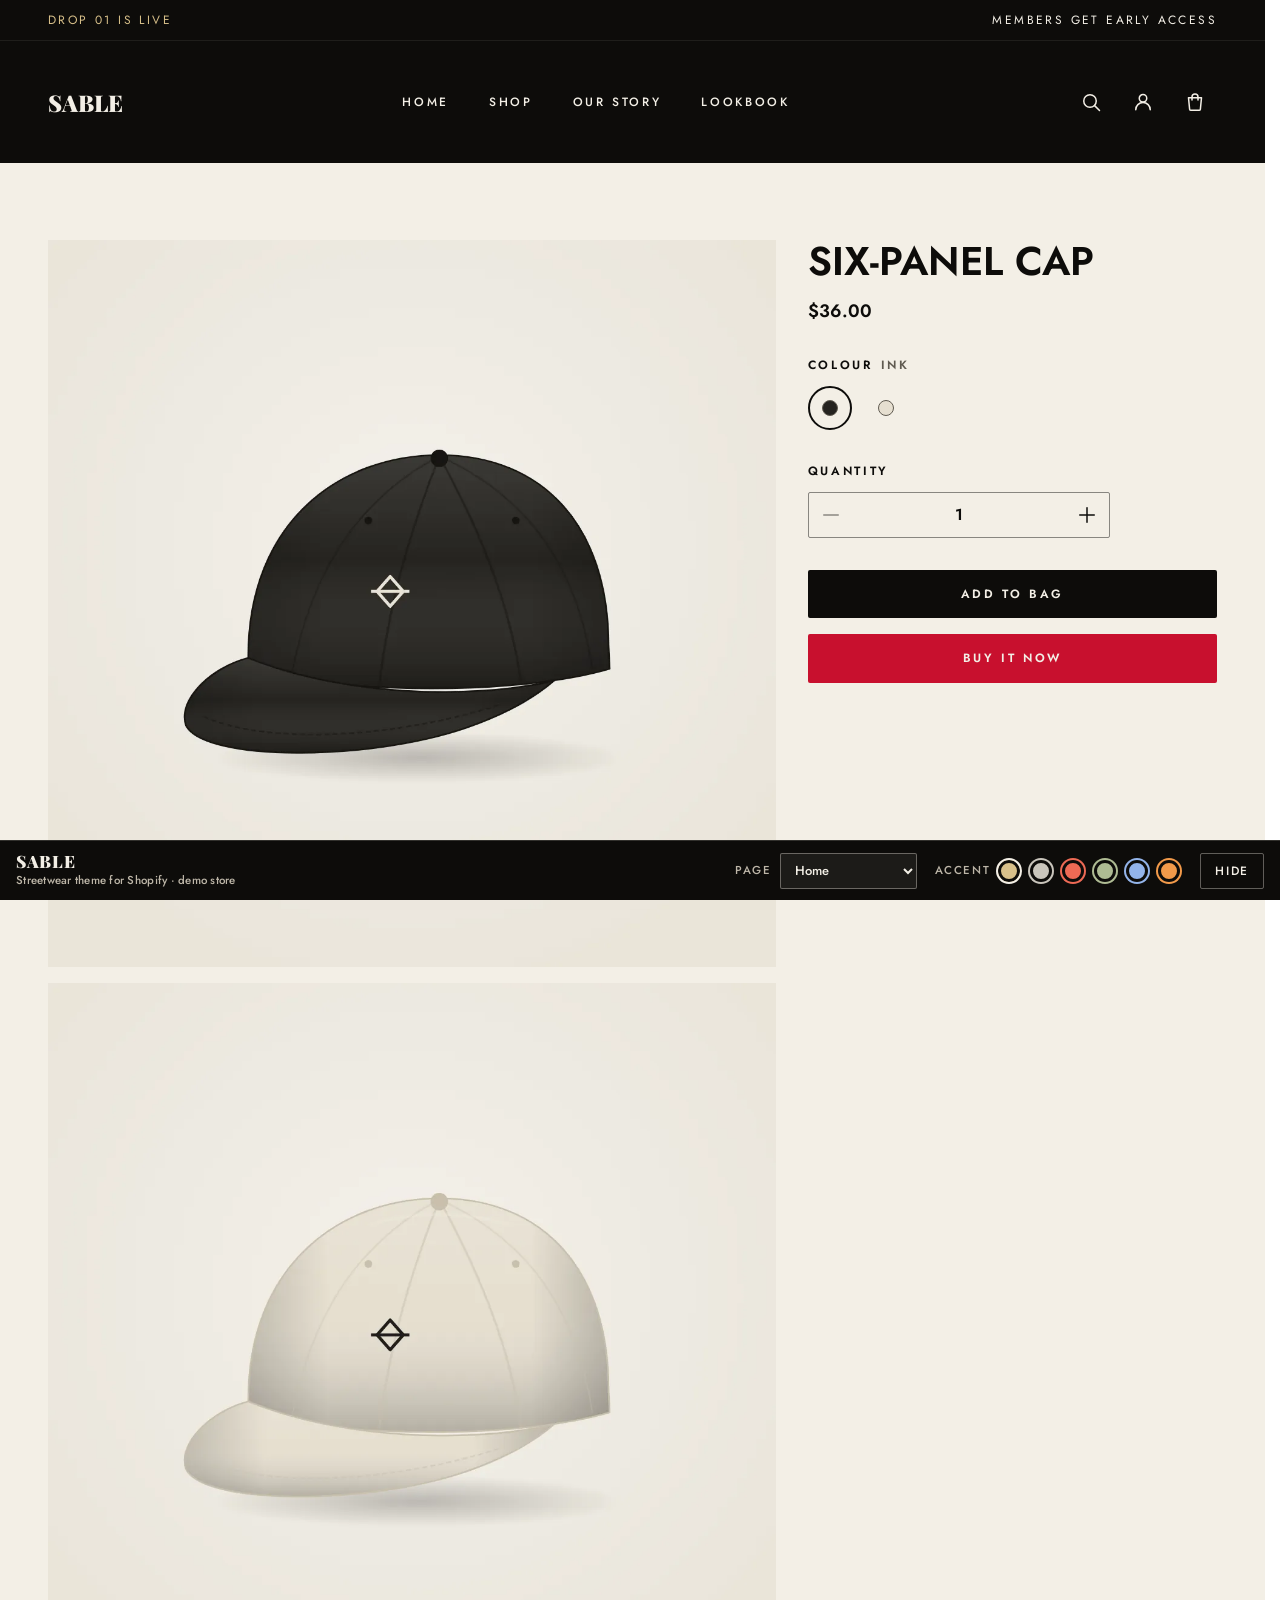
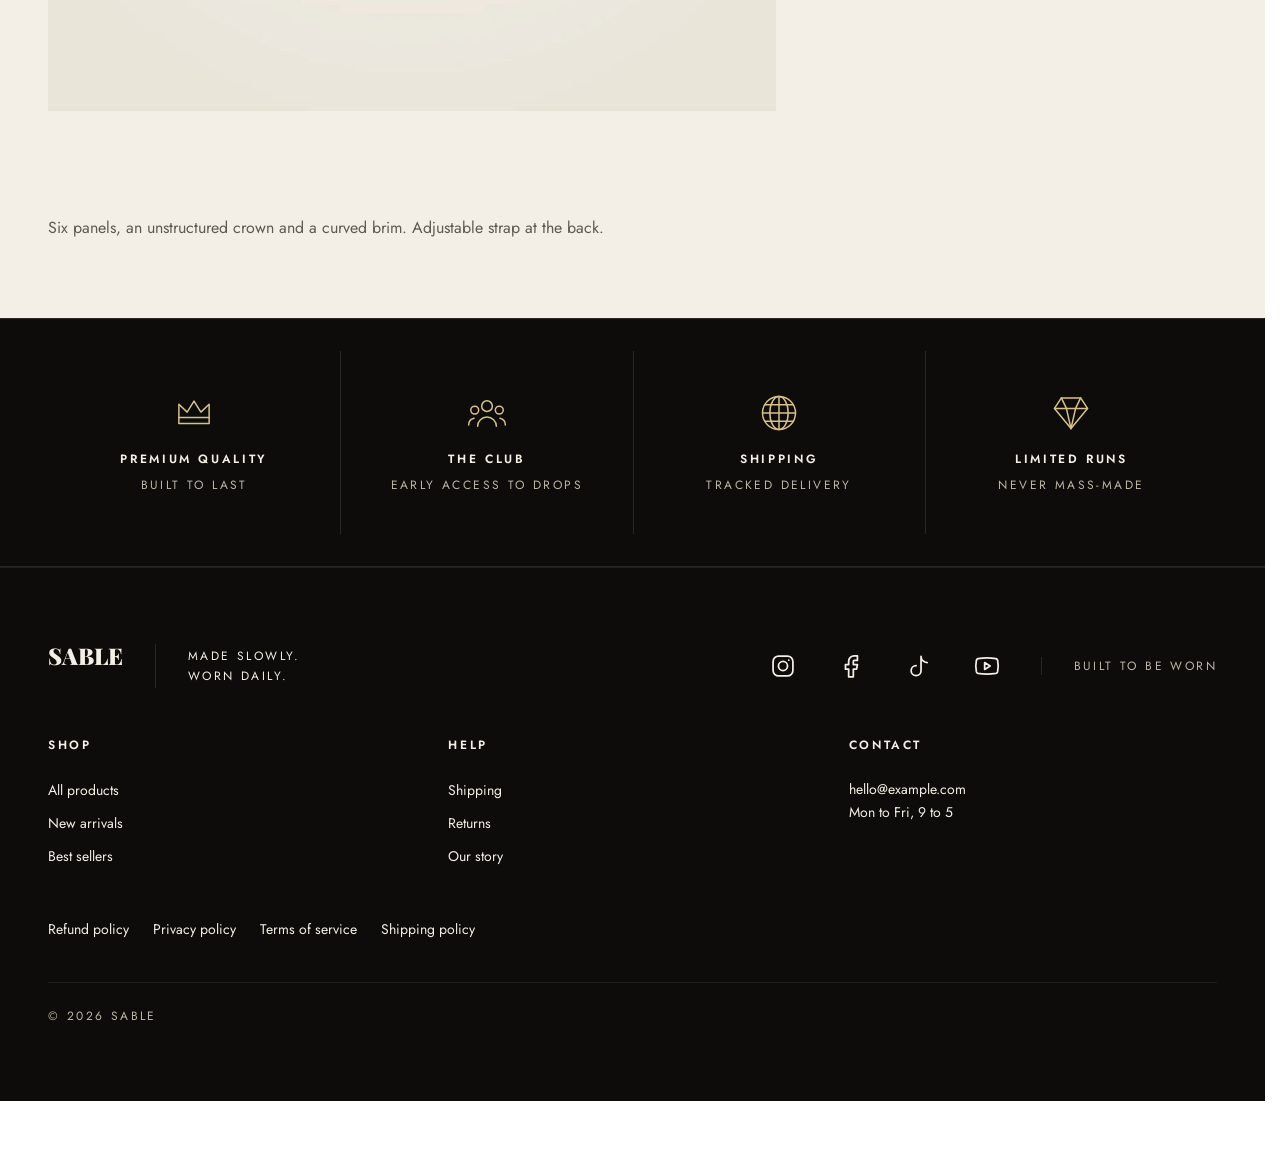
<file: product-six-panel-cap.html>
<!doctype html>
<html lang="en" class="no-js"><head><meta charset="utf-8">
<meta name="viewport" content="width=device-width,initial-scale=1">
<title>Six-Panel Cap | Sable</title>
<meta name="description" content="Live demo of Sable, a streetwear theme for Shopify. Demo products and artwork are placeholders.">
<meta name="robots" content="noindex">
<link rel="preconnect" href="https://fonts.googleapis.com"><link rel="preconnect" href="https://fonts.gstatic.com" crossorigin><link rel="stylesheet" href="https://fonts.googleapis.com/css2?family=Jost:wght@400;500;600&family=Playfair+Display:wght@900&display=swap">
<link rel="stylesheet" href="assets/design-tokens.css">
<link rel="stylesheet" href="assets/base.css">
<link rel="stylesheet" href="assets/header.css">
<link rel="stylesheet" href="assets/component-container.css">
<link rel="stylesheet" href="assets/component-button.css">
<link rel="stylesheet" href="assets/component-pagination.css">
<link rel="stylesheet" href="assets/component-quantity.css">
<link rel="stylesheet" href="assets/component-cart-line.css">
<style>
  :root {
    --palette-ink: #0D0C0A;
    --palette-cream: #F3EFE6;
    --palette-accent: #D8C08A;
    --palette-accent-strong: #82672B;
    --palette-accent-hover: #E6D3A6;

    --container-standard: 1440px;
    --radius-sm: 2px;
    --font-display: Playfair Display, serif;
    --font-body: Jost, sans-serif;
  }
</style>

<link rel="stylesheet" href="assets/demo.css">
<script>document.documentElement.classList.replace('no-js','js');</script>
<script>window.Shopify = window.Shopify || {routes: {root: '/'}};</script>
<script src="assets/demo.js"></script>
<script src="assets/header.js" defer></script>
<script src="assets/cart.js" defer></script>
</head><body class="template-product" data-demo-page="product-six-panel-cap">
<a class="skip-link" href="#MainContent">Skip to content</a>
<div id="shopify-section-announcement-bar" class="shopify-section"><div class="announcement-bar surface-dark announcement-bar--align-edges" data-announcement-bar>
    <div class="announcement-bar__inner"><span class="announcement-bar__item" ><span class="announcement-bar__text">Drop 01 Is Live</span>
          </span><span class="announcement-bar__item" ><span class="announcement-bar__text">Members Get Early Access</span>
          </span></div>
  </div>
</div>
<div id="shopify-section-header" class="shopify-section"><header
  class="header surface-dark"
  data-header
  
><div class="header__inner container"><div class="header__cluster header__cluster--start">
      <button
        type="button"
        class="header__control header__menu-toggle"
        aria-expanded="false"
        aria-controls="MobileMenu"
        data-menu-toggle
      >
        <svg class="icon icon--menu " xmlns="http://www.w3.org/2000/svg" viewBox="0 0 24 24" fill="none" stroke="currentColor" stroke-width="1.5" stroke-linecap="round" stroke-linejoin="round" aria-hidden="true" focusable="false"><path d="M3.75 6.5h16.5"/><path d="M3.75 12h16.5"/><path d="M3.75 17.5h16.5"/></svg>

        <span class="visually-hidden">Menu</span>
      </button>
    </div><div class="header__branding"><a
          class="header__logo-link"
          href="index.html"
          
        >
          <span class="header__wordmark">Sable</span>
        </a></div><nav class="header__nav" aria-label="Primary">
      <ul class="header__nav-list" role="list"><li class="header__nav-item">
              <a
                class="header__nav-link"
                href="index.html"
                
              >Home</a>
            </li><li class="header__nav-item">
              <a
                class="header__nav-link"
                href="collection.html"
                
              >Shop</a>
            </li><li class="header__nav-item">
              <a
                class="header__nav-link"
                href="index.html#story"
                
              >Our Story</a>
            </li><li class="header__nav-item">
              <a
                class="header__nav-link"
                href="index.html#lookbook"
                
              >Lookbook</a>
            </li></ul>
    </nav><div class="header__cluster header__cluster--end"><a class="header__control" href="search.html" data-search-trigger>
          <svg class="icon icon--search " xmlns="http://www.w3.org/2000/svg" viewBox="0 0 24 24" fill="none" stroke="currentColor" stroke-width="1.5" stroke-linecap="round" stroke-linejoin="round" aria-hidden="true" focusable="false"><circle cx="11" cy="11" r="6.25"/><path d="M15.6 15.6 20.5 20.5"/></svg>

          <span class="visually-hidden">Search</span>
        </a><shopify-account
          class="header__control header__account"
          menu="customer-account-main-menu"
        >
          <span class="header__account-avatar" slot="signed-out-avatar">
            <svg class="icon icon--account " xmlns="http://www.w3.org/2000/svg" viewBox="0 0 24 24" fill="none" stroke="currentColor" stroke-width="1.5" stroke-linecap="round" stroke-linejoin="round" aria-hidden="true" focusable="false"><circle cx="12" cy="8.25" r="3.75"/><path d="M4.75 19.75a7.25 7.25 0 0 1 14.5 0"/></svg>

            <span class="visually-hidden">Account</span>
          </span>
        </shopify-account><a
          class="header__control header__cart"
          href="cart.html"
          data-cart-bubble
          aria-controls="CartDrawer"
        >
          <svg class="icon icon--cart " xmlns="http://www.w3.org/2000/svg" viewBox="0 0 24 24" fill="none" stroke="currentColor" stroke-width="1.5" stroke-linecap="round" stroke-linejoin="round" aria-hidden="true" focusable="false"><path d="M5.5 7.75h13l-1.1 11.3a1.4 1.4 0 0 1-1.4 1.2H8a1.4 1.4 0 0 1-1.4-1.2Z"/><path d="M9 10V6.9a3 3 0 0 1 6 0V10"/></svg>

<span class="visually-hidden">Cart</span>
        </a></div>
  </div><div class="header__search" id="HeaderSearch" data-search-panel hidden>
    <form
      class="header__search-form"
      action="search.html"
      method="get"
      role="search"
    >
      <label class="visually-hidden" for="HeaderSearchInput">
        Search the store
      </label>
      <input
        class="header__search-input"
        id="HeaderSearchInput"
        type="search"
        name="q"
        placeholder="Search the store…"
        data-search-input
      ><input type="hidden" name="type" value="product">
      <button type="submit" class="button button--primary header__search-submit">
        Search
      </button>
      <button type="button" class="header__control" data-search-close>
        <svg class="icon icon--close " xmlns="http://www.w3.org/2000/svg" viewBox="0 0 24 24" fill="none" stroke="currentColor" stroke-width="1.5" stroke-linecap="round" stroke-linejoin="round" aria-hidden="true" focusable="false"><path d="M6.4 6.4 17.6 17.6"/><path d="M17.6 6.4 6.4 17.6"/></svg>

        <span class="visually-hidden">Close search</span>
      </button>
    </form>
  </div><div class="header__panel" id="MobileMenu" data-menu-panel hidden>
    <div class="header__panel-header">
      <span class="header__panel-title">Menu</span>
      <button type="button" class="header__control" data-menu-close>
        <svg class="icon icon--close " xmlns="http://www.w3.org/2000/svg" viewBox="0 0 24 24" fill="none" stroke="currentColor" stroke-width="1.5" stroke-linecap="round" stroke-linejoin="round" aria-hidden="true" focusable="false"><path d="M6.4 6.4 17.6 17.6"/><path d="M17.6 6.4 6.4 17.6"/></svg>

        <span class="visually-hidden">Close menu</span>
      </button>
    </div>

    <nav class="header__panel-nav" aria-label="Main">
      <ul class="header__panel-list" role="list"><li>
              <a
                class="header__panel-link"
                href="index.html"
                
              >Home</a>
            </li><li>
              <a
                class="header__panel-link"
                href="collection.html"
                
              >Shop</a>
            </li><li>
              <a
                class="header__panel-link"
                href="index.html#story"
                
              >Our Story</a>
            </li><li>
              <a
                class="header__panel-link"
                href="index.html#lookbook"
                
              >Lookbook</a>
            </li></ul>
    </nav></div>

  <div class="header__overlay" data-menu-overlay hidden></div>
</header>


</div>
<main id="MainContent" tabindex="-1">
<div id="shopify-section-main" class="shopify-section"><link rel="stylesheet" href="assets/section-main-product.css">
<script src="assets/product.js" defer="defer"></script>

<div
  class="main-product surface-light main-product--media-stacked main-product--sticky-info"
  data-main-product
  data-section-id="main"
  data-url="/products/six-panel-cap"
  data-string-unavailable="Unavailable"
  
>
  <div class="main-product__inner container">
    <div class="main-product__media">
      <div
    class="product-gallery product-gallery--stacked"
    data-product-gallery
    data-gallery-layout="stacked"
  >
    <div class="product-gallery__viewport" data-gallery-viewport><div
          class="product-gallery__slide is-active"
          id="main-media-7070"
          data-media-id="7070"
          data-media-type="image"
        >
          <div class="product-gallery__frame"><img class="product-gallery__image" src="img/product-cap-ink.webp" srcset="img/product-cap-ink.webp 360w, img/product-cap-ink.webp 480w, img/product-cap-ink.webp 640w, img/product-cap-ink.webp 800w, img/product-cap-ink.webp 960w, img/product-cap-ink.webp 1200w, img/product-cap-ink.webp 1400w, img/product-cap-ink.webp 1600w, img/product-cap-ink.webp 1800w" sizes="(min-width: 1440px) 840px, (min-width: 1106px) calc((100vw - 128px) * 0.64), (min-width: 1024px) calc(100vw - 480px), (min-width: 768px) calc(100vw - 64px), calc(100vw - 48px)" width="1200" height="1200" loading="eager" fetchpriority="high" decoding="async" alt="Six-Panel Cap in Ink"></div>
        </div><div
          class="product-gallery__slide"
          id="main-media-7071"
          data-media-id="7071"
          data-media-type="image"
        >
          <div class="product-gallery__frame"><img class="product-gallery__image" src="img/product-cap-bone.webp" srcset="img/product-cap-bone.webp 360w, img/product-cap-bone.webp 480w, img/product-cap-bone.webp 640w, img/product-cap-bone.webp 800w, img/product-cap-bone.webp 960w, img/product-cap-bone.webp 1200w, img/product-cap-bone.webp 1400w, img/product-cap-bone.webp 1600w, img/product-cap-bone.webp 1800w" sizes="(min-width: 1440px) 840px, (min-width: 1106px) calc((100vw - 128px) * 0.64), (min-width: 1024px) calc(100vw - 480px), (min-width: 768px) calc(100vw - 64px), calc(100vw - 48px)" width="1200" height="1200" loading="lazy" decoding="async" alt="Six-Panel Cap in Bone"></div>
        </div></div><nav class="product-gallery__rail" aria-label="Product media" data-gallery-rail>
        <ul class="product-gallery__thumbs" role="list"><li class="product-gallery__thumb-item">
              <a
                class="product-gallery__thumb is-active"
                href="#main-media-7070"
                data-gallery-thumb
                data-media-id="7070"
                aria-current="true"
              ><img class="product-gallery__thumb-image" src="img/product-cap-ink.webp" srcset="img/product-cap-ink.webp 80w, img/product-cap-ink.webp 120w, img/product-cap-ink.webp 160w, img/product-cap-ink.webp 240w" sizes="80px" width="1200" height="1200" loading="lazy" decoding="async" alt=""><span class="visually-hidden">Go to media 1 of 2</span>
              </a>
            </li><li class="product-gallery__thumb-item">
              <a
                class="product-gallery__thumb"
                href="#main-media-7071"
                data-gallery-thumb
                data-media-id="7071"
                
              ><img class="product-gallery__thumb-image" src="img/product-cap-bone.webp" srcset="img/product-cap-bone.webp 80w, img/product-cap-bone.webp 120w, img/product-cap-bone.webp 160w, img/product-cap-bone.webp 240w" sizes="80px" width="1200" height="1200" loading="lazy" decoding="async" alt=""><span class="visually-hidden">Go to media 2 of 2</span>
              </a>
            </li></ul>
      </nav></div>
    </div><div
      class="main-product__info"
    ><p
        class="main-product__low-stock"
        data-low-stock
        hidden
      >Low stock</p><h1 class="main-product__title">Six-Panel Cap</h1><p class="main-product__price price" data-price>
        <span class="visually-hidden" data-price-label-sale hidden>Sale price</span>
        <span class="price__current" data-price-current>$36.00</span>
        <span class="price__compare-wrap" data-price-compare-wrap hidden>
          <span class="visually-hidden">Regular price</span>
          <s class="price__compare" data-price-compare>$0.00</s>
        </span></p><form method="post" action="/cart/add" accept-charset="UTF-8" enctype="multipart/form-data" id="ProductForm-main" class="shopify-product-form main-product__form" data-product-form="true"><input type="hidden" name="form_type" value="product"><input type="hidden" name="utf8" value="✓"><input
          type="hidden"
          name="id"
          value="7072"
          data-variant-input
          
        >

        <div class="variant-picker" data-variant-picker><fieldset
        class="variant-picker__option variant-picker__option--swatch"
        data-option-position="1"
      >
        <legend class="variant-picker__legend">
          <span class="variant-picker__legend-name">Colour</span><span class="variant-picker__legend-value" data-option-value-for="1">Ink</span>
        </legend>

        <div class="variant-picker__values"><input
              class="variant-picker__input visually-hidden"
              type="radio"
              id="main-option-1-1"
              name="main-option-1"
              value="Ink"
              data-option-position="1"
              checked
              
            >
            <label
              class="variant-picker__value variant-picker__value--swatch"
              for="main-option-1-1"
            ><span
                    class="variant-picker__swatch variant-picker__swatch--circle"
                    style="--swatch-fill: #25231F;"
                    aria-hidden="true"
                  ></span><span class="visually-hidden">Ink</span></label><input
              class="variant-picker__input visually-hidden"
              type="radio"
              id="main-option-1-2"
              name="main-option-1"
              value="Bone"
              data-option-position="1"
              
              
            >
            <label
              class="variant-picker__value variant-picker__value--swatch"
              for="main-option-1-2"
            ><span
                    class="variant-picker__swatch variant-picker__swatch--circle"
                    style="--swatch-fill: #E6DFD0;"
                    aria-hidden="true"
                  ></span><span class="visually-hidden">Bone</span></label></div>
      </fieldset></div><div class="main-product__quantity">
            <p class="main-product__quantity-label" id="QuantityLabel-main">
              Quantity
            </p>
            <div
  class="quantity"
  data-quantity
  
>
  <button
    type="button"
    class="quantity__button"
    data-quantity-step="-1"
    aria-disabled="true"
  >
    <svg class="icon icon--minus " xmlns="http://www.w3.org/2000/svg" viewBox="0 0 24 24" fill="none" stroke="currentColor" stroke-width="1.5" stroke-linecap="round" stroke-linejoin="round" aria-hidden="true" focusable="false"><path d="M4.75 12h14.5"/></svg>

    <span class="visually-hidden">Decrease quantity for Six-Panel Cap</span>
  </button>

  <label class="visually-hidden" for="Quantity-main">Quantity for Six-Panel Cap</label>
  <input
    class="quantity__input"
    id="Quantity-main"
    type="number"
    name="quantity"
    value="1"
    min="1"
    step="1"
    
    inputmode="numeric"
    autocomplete="off"
    
    
    data-quantity-input
  >

  <button
    type="button"
    class="quantity__button"
    data-quantity-step="1"
    
  >
    <svg class="icon icon--plus " xmlns="http://www.w3.org/2000/svg" viewBox="0 0 24 24" fill="none" stroke="currentColor" stroke-width="1.5" stroke-linecap="round" stroke-linejoin="round" aria-hidden="true" focusable="false"><path d="M12 4.75v14.5"/><path d="M4.75 12h14.5"/></svg>

    <span class="visually-hidden">Increase quantity for Six-Panel Cap</span>
  </button>
</div>

          </div><div class="main-product__actions"><button
            type="submit"
            name="add"
            class="button button--primary button--full main-product__submit"
            data-add-to-cart
            data-label-idle="Add to bag"
            data-label-busy="Adding…"
            data-label-sold-out="Sold out"data-label-unavailable="Unavailable"
            
          >
            <span data-add-to-cart-label>Add to bag</span>
          </button><div data-shopify="payment-button" class="shopify-payment-button" data-harness-stub="payment-button"><button type="button" class="shopify-payment-button__button">Buy it now</button></div></div><div
          class="main-product__error"
          data-product-error
          role="alert"
          hidden
        ></div><div
          class="main-product__success"
          data-product-success
          role="status"
          hidden
        >
          <span data-product-success-text></span><a class="main-product__success-link button button--secondary" href="cart.html">
            View cart
          </a>
        </div></form></div><div class="main-product__story"><div class="main-product__description rte"><p>Six panels, an unstructured crown and a curved brim. Adjustable strap at the back.</p></div></div>
  </div><script type="application/json" data-variant-data>
    [{
          "id": 7072,
          "available": true,
          "options": ["Ink"],
          "price": "$36.00",
          "compare_at_price": null,
          "media_id": 7070,
          "sku": "SB-CAP-IN","low_stock": false,
          "quantity_rule": null
        },{
          "id": 7073,
          "available": true,
          "options": ["Bone"],
          "price": "$36.00",
          "compare_at_price": null,
          "media_id": 7071,
          "sku": "SB-CAP-BO","low_stock": false,
          "quantity_rule": null
        }]
  </script><script type="application/ld+json">
    {
  "@context": "http://schema.org/",
  "@type": "ProductGroup",
  "@id": "/products/six-panel-cap",
  "name": "Six-Panel Cap",
  "url": "/products/six-panel-cap",
  "description": "Six panels, an unstructured crown and a curved brim. Adjustable strap at the back.",
  "image": [
    "img/product-cap-ink.webp",
    "img/product-cap-bone.webp"
  ],
  "brand": {
    "@type": "Brand",
    "name": "Sable"
  },
  "offers": [
    {
      "@type": "Offer",
      "@id": "/products/six-panel-cap?variant=7072",
      "availability": "http://schema.org/InStock",
      "price": "36.00",
      "priceCurrency": "USD",
      "url": "/products/six-panel-cap?variant=7072"
    },
    {
      "@type": "Offer",
      "@id": "/products/six-panel-cap?variant=7073",
      "availability": "http://schema.org/InStock",
      "price": "36.00",
      "priceCurrency": "USD",
      "url": "/products/six-panel-cap?variant=7073"
    }
  ]
}
  </script>
</div>


</div>
</main>
<div id="shopify-section-cart-drawer" class="shopify-section"><link rel="stylesheet" href="assets/section-cart-drawer.css">

<div
  class="cart-drawer surface-dark"
  id="CartDrawer"
  role="dialog"
  aria-modal="true"
  aria-labelledby="CartDrawerTitle"
  data-cart-drawer
  data-auto-open="true"
  hidden
><div class="cart-drawer__overlay" data-cart-overlay aria-hidden="true"></div>

  <div class="cart-drawer__panel">
    <div class="cart-drawer__header"><h2 class="cart-drawer__title" id="CartDrawerTitle" tabindex="-1">
        Your cart
      </h2>
      <button type="button" class="cart-drawer__close" data-cart-close>
        <svg class="icon icon--close " xmlns="http://www.w3.org/2000/svg" viewBox="0 0 24 24" fill="none" stroke="currentColor" stroke-width="1.5" stroke-linecap="round" stroke-linejoin="round" aria-hidden="true" focusable="false"><path d="M6.4 6.4 17.6 17.6"/><path d="M17.6 6.4 6.4 17.6"/></svg>

        <span class="visually-hidden">Close cart</span>
      </button>
    </div><div class="visually-hidden" role="status" aria-live="polite" data-cart-drawer-status></div><p class="cart-drawer__error" data-cart-error role="alert" hidden></p>

    <div class="cart-drawer__inner" data-cart-drawer-inner><div class="cart-empty">
  <p class="cart-empty__title">Your cart is empty.</p>
  <p class="cart-empty__body">Find something you'll wear on repeat.</p>
  <a class="button button--accent" href="index.html">
    Shop the collection
    <svg class="icon icon--arrow " xmlns="http://www.w3.org/2000/svg" viewBox="0 0 24 24" fill="none" stroke="currentColor" stroke-width="1.5" stroke-linecap="round" stroke-linejoin="round" aria-hidden="true" focusable="false"><path d="M4 12h15.5"/><path d="M13.5 6 19.5 12l-6 6"/></svg>

  </a>
</div>
</div>
  </div>
</div>


</div>
<div id="CartStatus" class="visually-hidden" role="status" aria-live="polite" data-cart-no-inert></div>
<div hidden data-cart-no-inert data-cart-strings
  data-added="Added to your cart."
  data-updated="Cart updated."
  data-removed="Removed from your cart."
  data-note-saved="Order note saved."
  data-quantity-announce="Quantity: [count]"
  data-error-generic="Unable to update your cart. Please try again."
  data-error-network="We could not reach the store. Check your connection and try again."></div>
<div id="shopify-section-brand-values" class="shopify-section"><link rel="stylesheet" href="assets/section-brand-values.css">

<div class="brand-values surface-dark brand-values--cols-4 brand-values--dividers">
  <div class="brand-values__inner container"><ul class="brand-values__list" role="list"><li
          class="brand-values__item"
          
        ><div class="brand-values__body">
              <svg class="icon icon--crown brand-values__icon" xmlns="http://www.w3.org/2000/svg" viewBox="0 0 24 24" fill="none" stroke="currentColor" stroke-width="1.5" stroke-linecap="round" stroke-linejoin="round" aria-hidden="true" focusable="false"><path d="M3.75 17.75V7.25l4.5 4.25L12 5.5l3.75 6 4.5-4.25v10.5Z"/><path d="M3.75 14.5h16.5"/></svg>
<span class="brand-values__title">Premium Quality</span><span class="brand-values__sub">Built To Last</span></div></li><li
          class="brand-values__item"
          
        ><div class="brand-values__body">
              <svg class="icon icon--community brand-values__icon" xmlns="http://www.w3.org/2000/svg" viewBox="0 0 24 24" fill="none" stroke="currentColor" stroke-width="1.5" stroke-linecap="round" stroke-linejoin="round" aria-hidden="true" focusable="false"><circle cx="12" cy="8.25" r="2.9"/><path d="M6.9 19.25a5.1 5.1 0 0 1 10.2 0"/><circle cx="5.3" cy="10.4" r="2.15"/><path d="M2 18.5a3.75 3.75 0 0 1 2.95-3.66"/><circle cx="18.7" cy="10.4" r="2.15"/><path d="M22 18.5a3.75 3.75 0 0 0-2.95-3.66"/></svg>
<span class="brand-values__title">The Club</span><span class="brand-values__sub">Early Access To Drops</span></div></li><li
          class="brand-values__item"
          
        ><div class="brand-values__body">
              <svg class="icon icon--globe brand-values__icon" xmlns="http://www.w3.org/2000/svg" viewBox="0 0 24 24" fill="none" stroke="currentColor" stroke-width="1.5" stroke-linecap="round" stroke-linejoin="round" aria-hidden="true" focusable="false"><circle cx="12" cy="12" r="9"/><path d="M12 3v18"/><path d="M3 12h18"/><path d="M4.2 7.5h15.6"/><path d="M4.2 16.5h15.6"/><path d="M12 3a5 9 0 0 1 0 18"/><path d="M12 3a5 9 0 0 0 0 18"/></svg>
<span class="brand-values__title">Shipping</span><span class="brand-values__sub">Tracked Delivery</span></div></li><li
          class="brand-values__item"
          
        ><div class="brand-values__body">
              <svg class="icon icon--diamond brand-values__icon" xmlns="http://www.w3.org/2000/svg" viewBox="0 0 24 24" fill="none" stroke="currentColor" stroke-width="1.5" stroke-linecap="round" stroke-linejoin="round" aria-hidden="true" focusable="false"><path d="M6.75 3.75h10.5L21 9.5 12 20.5 3 9.5Z"/><path d="M3 9.5h18"/><path d="m6.75 3.75 2.75 5.75L12 20.5"/><path d="m17.25 3.75-2.75 5.75L12 20.5"/></svg>
<span class="brand-values__title">Limited Runs</span><span class="brand-values__sub">Never Mass-Made</span></div></li></ul></div>
</div>
</div>
<div id="shopify-section-footer" class="shopify-section"><link rel="stylesheet" href="assets/section-footer.css"><footer class="footer surface-dark" role="contentinfo">
  <div class="footer__inner container"><div class="footer__brand"><a class="footer__logo-link" href="index.html"><span class="footer__wordmark">Sable</span></a><div class="footer__lockup-text"><p class="footer__tagline">Made Slowly.<br />
Worn Daily.</p></div><nav class="footer__social" aria-label="Social"><ul class="footer__social-list" role="list"><li>
                  <a class="footer__link footer__social-link" href="#">
                    <svg class="icon icon--instagram " xmlns="http://www.w3.org/2000/svg" viewBox="0 0 24 24" fill="none" stroke="currentColor" stroke-width="1.5" stroke-linecap="round" stroke-linejoin="round" aria-hidden="true" focusable="false"><rect x="3.5" y="3.5" width="17" height="17" rx="4.75"/><circle cx="12" cy="12" r="3.9"/><path d="M16.95 7.05h.01"/></svg>

                    <span class="visually-hidden">Instagram</span>
                  </a>
                </li><li>
                  <a class="footer__link footer__social-link" href="#">
                    <svg class="icon icon--facebook " xmlns="http://www.w3.org/2000/svg" viewBox="0 0 24 24" fill="none" stroke="currentColor" stroke-width="1.5" stroke-linecap="round" stroke-linejoin="round" aria-hidden="true" focusable="false"><path d="M17.5 3.25h-2.75a4.75 4.75 0 0 0-4.75 4.75v2.75H7.25v4h2.75v6.5h4v-6.5h2.75l.75-4h-3.5V8a.75.75 0 0 1 .75-.75h2.75Z"/></svg>

                    <span class="visually-hidden">Facebook</span>
                  </a>
                </li><li>
                  <a class="footer__link footer__social-link" href="#">
                    <svg class="icon icon--tiktok " xmlns="http://www.w3.org/2000/svg" viewBox="0 0 24 24" fill="none" stroke="currentColor" stroke-width="1.5" stroke-linecap="round" stroke-linejoin="round" aria-hidden="true" focusable="false"><path d="M9.5 11.75a4.25 4.25 0 1 0 4.25 4.25V3.75a5.25 5.25 0 0 0 5.25 5.25"/></svg>

                    <span class="visually-hidden">TikTok</span>
                  </a>
                </li><li>
                  <a class="footer__link footer__social-link" href="#">
                    <svg class="icon icon--youtube " xmlns="http://www.w3.org/2000/svg" viewBox="0 0 24 24" fill="none" stroke="currentColor" stroke-width="1.5" stroke-linecap="round" stroke-linejoin="round" aria-hidden="true" focusable="false"><path d="M2.9 16.85a23.6 23.6 0 0 1 0-9.7 2.1 2.1 0 0 1 1.47-1.47 48.5 48.5 0 0 1 15.26 0 2.1 2.1 0 0 1 1.47 1.47 23.6 23.6 0 0 1 0 9.7 2.1 2.1 0 0 1-1.47 1.47 48.5 48.5 0 0 1-15.26 0 2.1 2.1 0 0 1-1.47-1.47Z"/><path d="m10 14.9 4.7-2.9-4.7-2.9Z"/></svg>

                    <span class="visually-hidden">YouTube</span>
                  </a>
                </li></ul>
          </nav><p class="footer__strapline">Built To Be Worn</p></div><div class="footer__blocks"><nav
                  class="footer__column"
                  aria-labelledby="FooterMenu-shop"
                  
                ><h2 class="footer__heading" id="FooterMenu-shop">Shop</h2>
                  <ul class="footer__menu" role="list"><li>
                        <a
                          class="footer__link"
                          href="collection.html"
                          
                        >All products</a>
                      </li><li>
                        <a
                          class="footer__link"
                          href="collection.html"
                          
                        >New arrivals</a>
                      </li><li>
                        <a
                          class="footer__link"
                          href="collection.html"
                          
                        >Best sellers</a>
                      </li></ul>
                </nav><nav
                  class="footer__column"
                  aria-labelledby="FooterMenu-help"
                  
                ><h2 class="footer__heading" id="FooterMenu-help">Help</h2>
                  <ul class="footer__menu" role="list"><li>
                        <a
                          class="footer__link"
                          href="policy.html"
                          
                        >Shipping</a>
                      </li><li>
                        <a
                          class="footer__link"
                          href="policy.html"
                          
                        >Returns</a>
                      </li><li>
                        <a
                          class="footer__link"
                          href="our-story.html"
                          
                        >Our story</a>
                      </li></ul>
                </nav><div class="footer__column" ><h2 class="footer__heading">Contact</h2><div class="footer__text"><p>hello@example.com<br>Mon to Fri, 9 to 5</p></div></div></div><div class="footer__utility"><nav class="footer__policies" aria-label="Policies">
            <ul class="footer__policy-list" role="list"><li>
                    <a class="footer__link" href="policy.html">Refund policy</a>
                  </li><li>
                    <a class="footer__link" href="policy.html">Privacy policy</a>
                  </li><li>
                    <a class="footer__link" href="policy.html">Terms of service</a>
                  </li><li>
                    <a class="footer__link" href="policy.html">Shipping policy</a>
                  </li></ul>
          </nav></div><div class="footer__bottom">
      <p class="footer__copyright">
        © 2026 Sable
      </p>
    </div></div>
</footer>


</div>
</body></html>
</file>
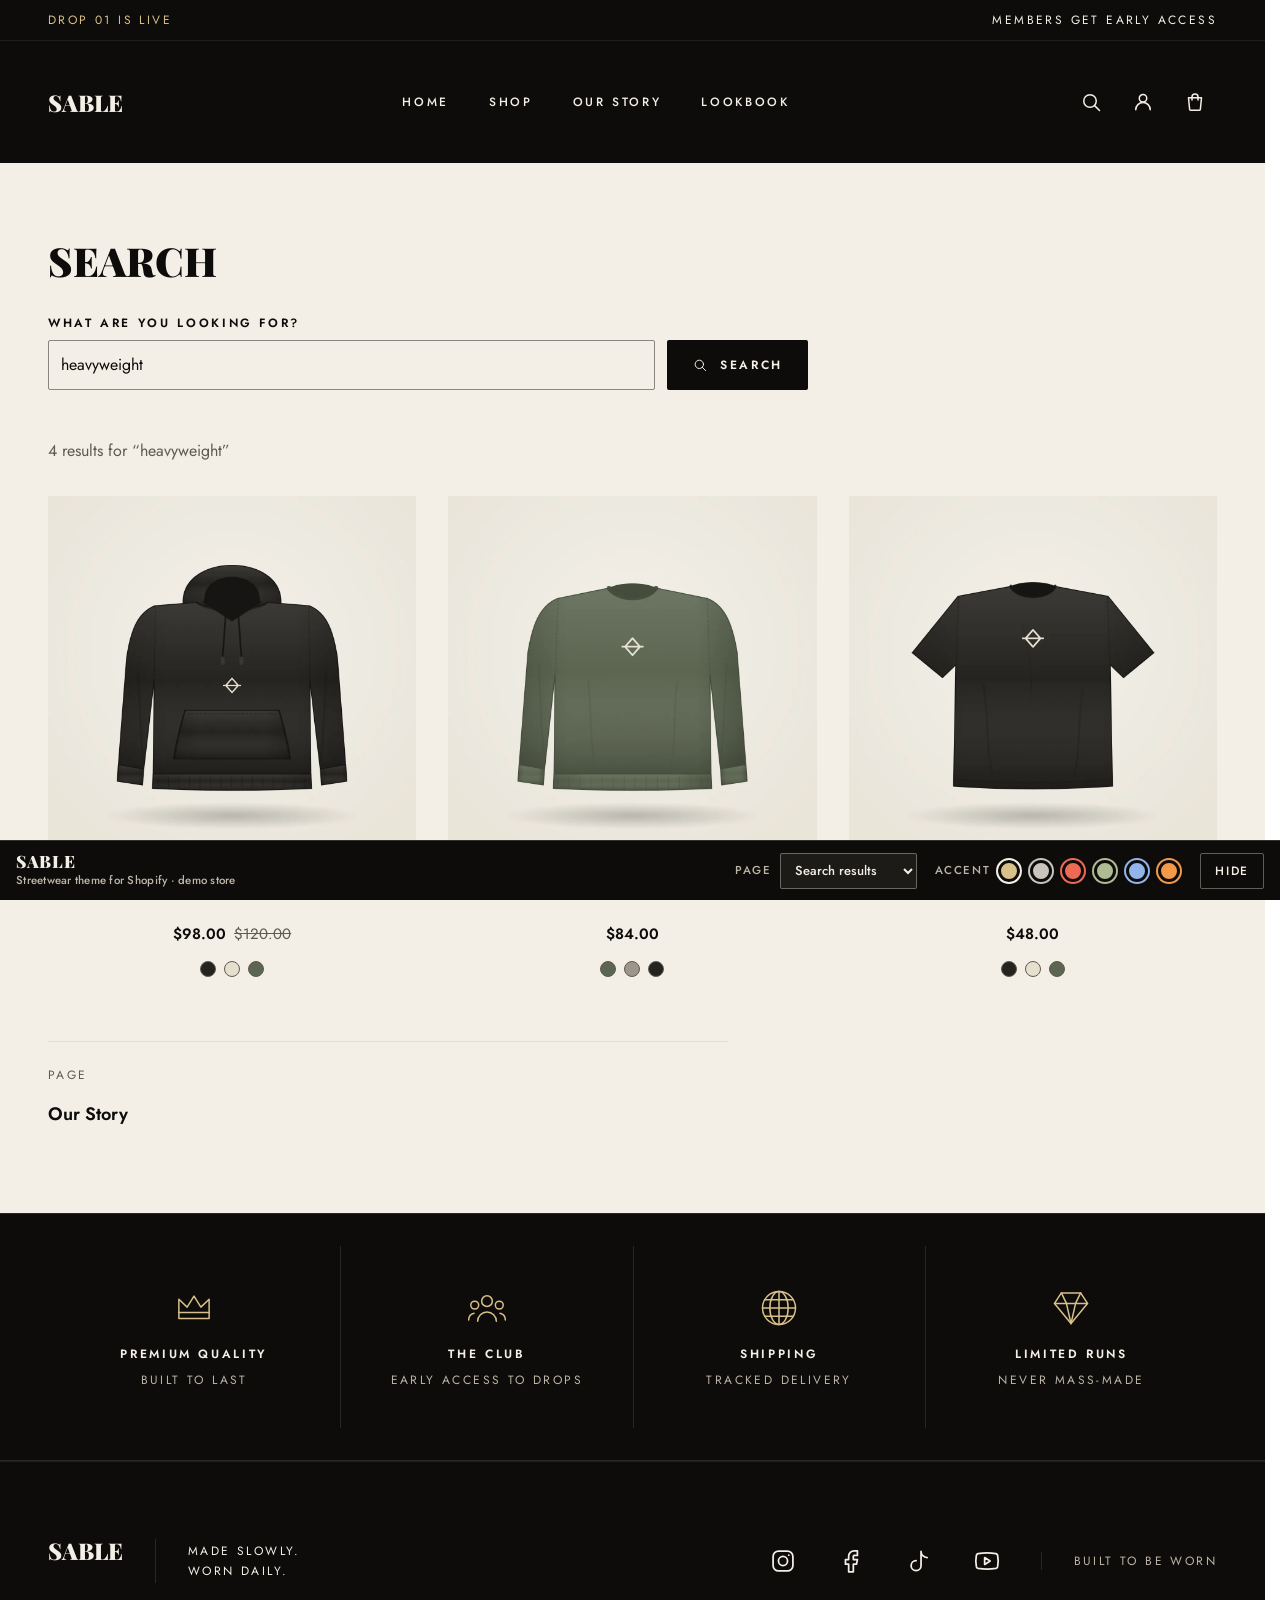
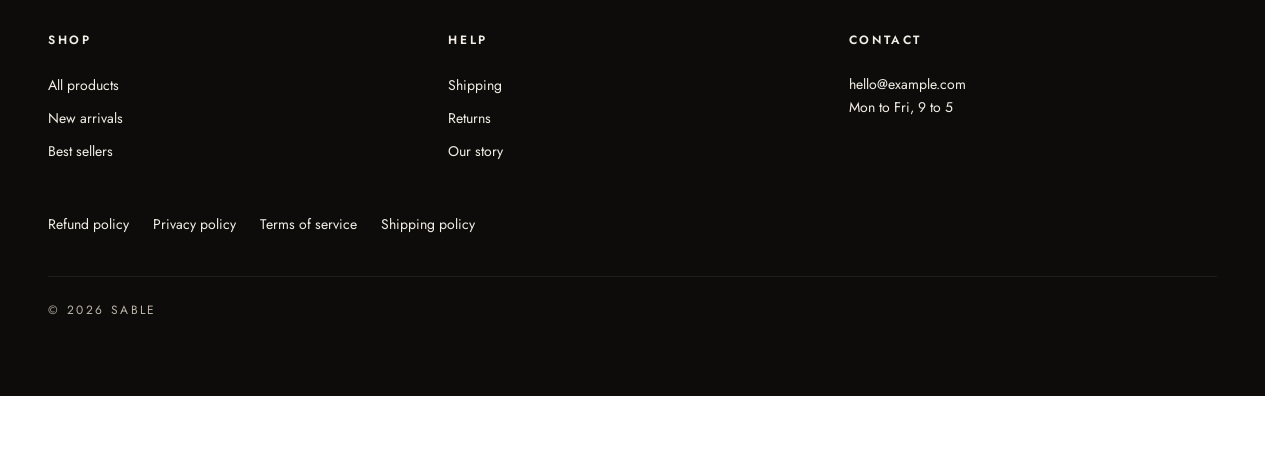
<file: search.html>
<!doctype html>
<html lang="en" class="no-js"><head><meta charset="utf-8">
<meta name="viewport" content="width=device-width,initial-scale=1">
<title>Search | Sable</title>
<meta name="description" content="Live demo of Sable, a streetwear theme for Shopify. Demo products and artwork are placeholders.">
<meta name="robots" content="noindex">
<link rel="preconnect" href="https://fonts.googleapis.com"><link rel="preconnect" href="https://fonts.gstatic.com" crossorigin><link rel="stylesheet" href="https://fonts.googleapis.com/css2?family=Jost:wght@400;500;600&family=Playfair+Display:wght@900&display=swap">
<link rel="stylesheet" href="assets/design-tokens.css">
<link rel="stylesheet" href="assets/base.css">
<link rel="stylesheet" href="assets/header.css">
<link rel="stylesheet" href="assets/component-container.css">
<link rel="stylesheet" href="assets/component-button.css">
<link rel="stylesheet" href="assets/component-pagination.css">
<link rel="stylesheet" href="assets/component-quantity.css">
<link rel="stylesheet" href="assets/component-cart-line.css">
<style>
  :root {
    --palette-ink: #0D0C0A;
    --palette-cream: #F3EFE6;
    --palette-accent: #D8C08A;
    --palette-accent-strong: #82672B;
    --palette-accent-hover: #E6D3A6;

    --container-standard: 1440px;
    --radius-sm: 2px;
    --font-display: Playfair Display, serif;
    --font-body: Jost, sans-serif;
  }
</style>

<link rel="stylesheet" href="assets/demo.css">
<script>document.documentElement.classList.replace('no-js','js');</script>
<script>window.Shopify = window.Shopify || {routes: {root: '/'}};</script>
<script src="assets/demo.js"></script>
<script src="assets/header.js" defer></script>
<script src="assets/cart.js" defer></script>
</head><body class="template-search" data-demo-page="search">
<a class="skip-link" href="#MainContent">Skip to content</a>
<div id="shopify-section-announcement-bar" class="shopify-section"><div class="announcement-bar surface-dark announcement-bar--align-edges" data-announcement-bar>
    <div class="announcement-bar__inner"><span class="announcement-bar__item" ><span class="announcement-bar__text">Drop 01 Is Live</span>
          </span><span class="announcement-bar__item" ><span class="announcement-bar__text">Members Get Early Access</span>
          </span></div>
  </div>
</div>
<div id="shopify-section-header" class="shopify-section"><header
  class="header surface-dark"
  data-header
  
><div class="header__inner container"><div class="header__cluster header__cluster--start">
      <button
        type="button"
        class="header__control header__menu-toggle"
        aria-expanded="false"
        aria-controls="MobileMenu"
        data-menu-toggle
      >
        <svg class="icon icon--menu " xmlns="http://www.w3.org/2000/svg" viewBox="0 0 24 24" fill="none" stroke="currentColor" stroke-width="1.5" stroke-linecap="round" stroke-linejoin="round" aria-hidden="true" focusable="false"><path d="M3.75 6.5h16.5"/><path d="M3.75 12h16.5"/><path d="M3.75 17.5h16.5"/></svg>

        <span class="visually-hidden">Menu</span>
      </button>
    </div><div class="header__branding"><a
          class="header__logo-link"
          href="index.html"
          
        >
          <span class="header__wordmark">Sable</span>
        </a></div><nav class="header__nav" aria-label="Primary">
      <ul class="header__nav-list" role="list"><li class="header__nav-item">
              <a
                class="header__nav-link"
                href="index.html"
                
              >Home</a>
            </li><li class="header__nav-item">
              <a
                class="header__nav-link"
                href="collection.html"
                
              >Shop</a>
            </li><li class="header__nav-item">
              <a
                class="header__nav-link"
                href="index.html#story"
                
              >Our Story</a>
            </li><li class="header__nav-item">
              <a
                class="header__nav-link"
                href="index.html#lookbook"
                
              >Lookbook</a>
            </li></ul>
    </nav><div class="header__cluster header__cluster--end"><a class="header__control" href="search.html" data-search-trigger>
          <svg class="icon icon--search " xmlns="http://www.w3.org/2000/svg" viewBox="0 0 24 24" fill="none" stroke="currentColor" stroke-width="1.5" stroke-linecap="round" stroke-linejoin="round" aria-hidden="true" focusable="false"><circle cx="11" cy="11" r="6.25"/><path d="M15.6 15.6 20.5 20.5"/></svg>

          <span class="visually-hidden">Search</span>
        </a><shopify-account
          class="header__control header__account"
          menu="customer-account-main-menu"
        >
          <span class="header__account-avatar" slot="signed-out-avatar">
            <svg class="icon icon--account " xmlns="http://www.w3.org/2000/svg" viewBox="0 0 24 24" fill="none" stroke="currentColor" stroke-width="1.5" stroke-linecap="round" stroke-linejoin="round" aria-hidden="true" focusable="false"><circle cx="12" cy="8.25" r="3.75"/><path d="M4.75 19.75a7.25 7.25 0 0 1 14.5 0"/></svg>

            <span class="visually-hidden">Account</span>
          </span>
        </shopify-account><a
          class="header__control header__cart"
          href="cart.html"
          data-cart-bubble
          aria-controls="CartDrawer"
        >
          <svg class="icon icon--cart " xmlns="http://www.w3.org/2000/svg" viewBox="0 0 24 24" fill="none" stroke="currentColor" stroke-width="1.5" stroke-linecap="round" stroke-linejoin="round" aria-hidden="true" focusable="false"><path d="M5.5 7.75h13l-1.1 11.3a1.4 1.4 0 0 1-1.4 1.2H8a1.4 1.4 0 0 1-1.4-1.2Z"/><path d="M9 10V6.9a3 3 0 0 1 6 0V10"/></svg>

<span class="visually-hidden">Cart</span>
        </a></div>
  </div><div class="header__search" id="HeaderSearch" data-search-panel hidden>
    <form
      class="header__search-form"
      action="search.html"
      method="get"
      role="search"
    >
      <label class="visually-hidden" for="HeaderSearchInput">
        Search the store
      </label>
      <input
        class="header__search-input"
        id="HeaderSearchInput"
        type="search"
        name="q"
        placeholder="Search the store…"
        data-search-input
      ><input type="hidden" name="type" value="product">
      <button type="submit" class="button button--primary header__search-submit">
        Search
      </button>
      <button type="button" class="header__control" data-search-close>
        <svg class="icon icon--close " xmlns="http://www.w3.org/2000/svg" viewBox="0 0 24 24" fill="none" stroke="currentColor" stroke-width="1.5" stroke-linecap="round" stroke-linejoin="round" aria-hidden="true" focusable="false"><path d="M6.4 6.4 17.6 17.6"/><path d="M17.6 6.4 6.4 17.6"/></svg>

        <span class="visually-hidden">Close search</span>
      </button>
    </form>
  </div><div class="header__panel" id="MobileMenu" data-menu-panel hidden>
    <div class="header__panel-header">
      <span class="header__panel-title">Menu</span>
      <button type="button" class="header__control" data-menu-close>
        <svg class="icon icon--close " xmlns="http://www.w3.org/2000/svg" viewBox="0 0 24 24" fill="none" stroke="currentColor" stroke-width="1.5" stroke-linecap="round" stroke-linejoin="round" aria-hidden="true" focusable="false"><path d="M6.4 6.4 17.6 17.6"/><path d="M17.6 6.4 6.4 17.6"/></svg>

        <span class="visually-hidden">Close menu</span>
      </button>
    </div>

    <nav class="header__panel-nav" aria-label="Main">
      <ul class="header__panel-list" role="list"><li>
              <a
                class="header__panel-link"
                href="index.html"
                
              >Home</a>
            </li><li>
              <a
                class="header__panel-link"
                href="collection.html"
                
              >Shop</a>
            </li><li>
              <a
                class="header__panel-link"
                href="index.html#story"
                
              >Our Story</a>
            </li><li>
              <a
                class="header__panel-link"
                href="index.html#lookbook"
                
              >Lookbook</a>
            </li></ul>
    </nav></div>

  <div class="header__overlay" data-menu-overlay hidden></div>
</header>


</div>
<main id="MainContent" tabindex="-1">
<div id="shopify-section-main" class="shopify-section"><link rel="stylesheet" href="assets/section-main-search.css">

<div class="main-search surface-light" >
  <div class="main-search__inner container">
    <h1 class="main-search__title">Search</h1><form class="main-search__form" action="search.html" method="get" role="search"><input type="hidden" name="type" value="product">
      <input type="hidden" name="options[prefix]" value="last"><label class="main-search__label" for="SearchInput">
        What are you looking for?
      </label>

      <div class="main-search__field"><input
          class="main-search__input"
          id="SearchInput"
          type="search"
          name="q"
          value="heavyweight"
        ><button class="button button--primary" type="submit">
          <svg class="icon icon--search " xmlns="http://www.w3.org/2000/svg" viewBox="0 0 24 24" fill="none" stroke="currentColor" stroke-width="1.5" stroke-linecap="round" stroke-linejoin="round" aria-hidden="true" focusable="false"><circle cx="11" cy="11" r="6.25"/><path d="M15.6 15.6 20.5 20.5"/></svg>

          Search
        </button>
      </div>
    </form><link rel="stylesheet" href="assets/component-product-card.css"><style>
        #shopify-section-main .product-grid { --product-cols: 2; }
        @media (min-width: 768px) {
          #shopify-section-main .product-grid { --product-cols: 2; }
        }
        @media (min-width: 1024px) {
          #shopify-section-main .product-grid { --product-cols: 4; }
        }
      </style>

      <p class="main-search__summary">4 results for “heavyweight”</p><div class="main-search__group"><ul class="product-grid" role="list"><li class="product-grid__item">
                    <article class="product-card">
  <a class="product-card__link" href="product-heavyweight-hoodie.html">
    <div class="product-card__media"><img class="product-card__image" src="img/product-hoodie-ink.webp" srcset="img/product-hoodie-ink.webp 180w, img/product-hoodie-ink.webp 240w, img/product-hoodie-ink.webp 320w, img/product-hoodie-ink.webp 400w, img/product-hoodie-ink.webp 480w, img/product-hoodie-ink.webp 600w, img/product-hoodie-ink.webp 760w, img/product-hoodie-ink.webp 900w, img/product-hoodie-ink.webp 1100w, img/product-hoodie-ink.webp 1200w" sizes="(min-width: 1440px) 313px, (min-width: 1280px) calc((100vw - 96px - 96px) / 4), (min-width: 1024px) calc((100vw - 96px - 64px) / 3), (min-width: 768px) calc((100vw - 64px - 32px) / 2), (min-width: 320px) calc((100vw - 48px - 16px) / 2), calc((100vw - 48px - 0px) / 1)" width="1200" height="1200" loading="eager" decoding="async" alt="Heavyweight Hoodie in Ink"></div>

    <h2 class="product-card__title">Heavyweight Hoodie</h2></a><p class="product-card__price"><span class="visually-hidden">Sale price</span>
        <span class="product-card__price-current">$98.00</span>
        <span class="visually-hidden">Regular price</span>
        <s class="product-card__price-compare">$120.00</s></p><div class="product-card__swatches"><span class="visually-hidden">Colour: Ink, Bone, Olive</span><span class="product-card__swatch" style="--swatch-fill: #25231F;" aria-hidden="true"></span><span class="product-card__swatch" style="--swatch-fill: #E6DFD0;" aria-hidden="true"></span><span class="product-card__swatch" style="--swatch-fill: #5B6550;" aria-hidden="true"></span></div></article>

                  </li><li class="product-grid__item">
                    <article class="product-card">
  <a class="product-card__link" href="product-fleece-crew.html">
    <div class="product-card__media"><img class="product-card__image" src="img/product-crew-olive.webp" srcset="img/product-crew-olive.webp 180w, img/product-crew-olive.webp 240w, img/product-crew-olive.webp 320w, img/product-crew-olive.webp 400w, img/product-crew-olive.webp 480w, img/product-crew-olive.webp 600w, img/product-crew-olive.webp 760w, img/product-crew-olive.webp 900w, img/product-crew-olive.webp 1100w, img/product-crew-olive.webp 1200w" sizes="(min-width: 1440px) 313px, (min-width: 1280px) calc((100vw - 96px - 96px) / 4), (min-width: 1024px) calc((100vw - 96px - 64px) / 3), (min-width: 768px) calc((100vw - 64px - 32px) / 2), (min-width: 320px) calc((100vw - 48px - 16px) / 2), calc((100vw - 48px - 0px) / 1)" width="1200" height="1200" loading="lazy" decoding="async" alt="Fleece Crew in Olive"></div>

    <h2 class="product-card__title">Fleece Crew</h2></a><p class="product-card__price"><span class="product-card__price-current">$84.00</span></p><div class="product-card__swatches"><span class="visually-hidden">Colour: Olive, Stone, Ink</span><span class="product-card__swatch" style="--swatch-fill: #5B6550;" aria-hidden="true"></span><span class="product-card__swatch" style="--swatch-fill: #9C968B;" aria-hidden="true"></span><span class="product-card__swatch" style="--swatch-fill: #25231F;" aria-hidden="true"></span></div></article>

                  </li><li class="product-grid__item">
                    <article class="product-card">
  <a class="product-card__link" href="product-everyday-tee.html">
    <div class="product-card__media"><img class="product-card__image" src="img/product-tee-ink.webp" srcset="img/product-tee-ink.webp 180w, img/product-tee-ink.webp 240w, img/product-tee-ink.webp 320w, img/product-tee-ink.webp 400w, img/product-tee-ink.webp 480w, img/product-tee-ink.webp 600w, img/product-tee-ink.webp 760w, img/product-tee-ink.webp 900w, img/product-tee-ink.webp 1100w, img/product-tee-ink.webp 1200w" sizes="(min-width: 1440px) 313px, (min-width: 1280px) calc((100vw - 96px - 96px) / 4), (min-width: 1024px) calc((100vw - 96px - 64px) / 3), (min-width: 768px) calc((100vw - 64px - 32px) / 2), (min-width: 320px) calc((100vw - 48px - 16px) / 2), calc((100vw - 48px - 0px) / 1)" width="1200" height="1200" loading="lazy" decoding="async" alt="Everyday Oversized Tee in Ink"></div>

    <h2 class="product-card__title">Everyday Oversized Tee</h2></a><p class="product-card__price"><span class="product-card__price-current">$48.00</span></p><div class="product-card__swatches"><span class="visually-hidden">Colour: Ink, Bone, Olive</span><span class="product-card__swatch" style="--swatch-fill: #25231F;" aria-hidden="true"></span><span class="product-card__swatch" style="--swatch-fill: #E6DFD0;" aria-hidden="true"></span><span class="product-card__swatch" style="--swatch-fill: #5B6550;" aria-hidden="true"></span></div></article>

                  </li></ul>
          </div><div class="main-search__group"><ul class="main-search__other-list" role="list"><li class="main-search__other"><p class="main-search__other-type">Page</p>

                    <h2 class="main-search__other-title">
                      <a class="main-search__other-link" href="our-story.html">Our Story</a>
                    </h2></li></ul>
          </div></div>
</div>


</div>
</main>
<div id="shopify-section-cart-drawer" class="shopify-section"><link rel="stylesheet" href="assets/section-cart-drawer.css">

<div
  class="cart-drawer surface-dark"
  id="CartDrawer"
  role="dialog"
  aria-modal="true"
  aria-labelledby="CartDrawerTitle"
  data-cart-drawer
  data-auto-open="true"
  hidden
><div class="cart-drawer__overlay" data-cart-overlay aria-hidden="true"></div>

  <div class="cart-drawer__panel">
    <div class="cart-drawer__header"><h2 class="cart-drawer__title" id="CartDrawerTitle" tabindex="-1">
        Your cart
      </h2>
      <button type="button" class="cart-drawer__close" data-cart-close>
        <svg class="icon icon--close " xmlns="http://www.w3.org/2000/svg" viewBox="0 0 24 24" fill="none" stroke="currentColor" stroke-width="1.5" stroke-linecap="round" stroke-linejoin="round" aria-hidden="true" focusable="false"><path d="M6.4 6.4 17.6 17.6"/><path d="M17.6 6.4 6.4 17.6"/></svg>

        <span class="visually-hidden">Close cart</span>
      </button>
    </div><div class="visually-hidden" role="status" aria-live="polite" data-cart-drawer-status></div><p class="cart-drawer__error" data-cart-error role="alert" hidden></p>

    <div class="cart-drawer__inner" data-cart-drawer-inner><div class="cart-empty">
  <p class="cart-empty__title">Your cart is empty.</p>
  <p class="cart-empty__body">Find something you'll wear on repeat.</p>
  <a class="button button--accent" href="index.html">
    Shop the collection
    <svg class="icon icon--arrow " xmlns="http://www.w3.org/2000/svg" viewBox="0 0 24 24" fill="none" stroke="currentColor" stroke-width="1.5" stroke-linecap="round" stroke-linejoin="round" aria-hidden="true" focusable="false"><path d="M4 12h15.5"/><path d="M13.5 6 19.5 12l-6 6"/></svg>

  </a>
</div>
</div>
  </div>
</div>


</div>
<div id="CartStatus" class="visually-hidden" role="status" aria-live="polite" data-cart-no-inert></div>
<div hidden data-cart-no-inert data-cart-strings
  data-added="Added to your cart."
  data-updated="Cart updated."
  data-removed="Removed from your cart."
  data-note-saved="Order note saved."
  data-quantity-announce="Quantity: [count]"
  data-error-generic="Unable to update your cart. Please try again."
  data-error-network="We could not reach the store. Check your connection and try again."></div>
<div id="shopify-section-brand-values" class="shopify-section"><link rel="stylesheet" href="assets/section-brand-values.css">

<div class="brand-values surface-dark brand-values--cols-4 brand-values--dividers">
  <div class="brand-values__inner container"><ul class="brand-values__list" role="list"><li
          class="brand-values__item"
          
        ><div class="brand-values__body">
              <svg class="icon icon--crown brand-values__icon" xmlns="http://www.w3.org/2000/svg" viewBox="0 0 24 24" fill="none" stroke="currentColor" stroke-width="1.5" stroke-linecap="round" stroke-linejoin="round" aria-hidden="true" focusable="false"><path d="M3.75 17.75V7.25l4.5 4.25L12 5.5l3.75 6 4.5-4.25v10.5Z"/><path d="M3.75 14.5h16.5"/></svg>
<span class="brand-values__title">Premium Quality</span><span class="brand-values__sub">Built To Last</span></div></li><li
          class="brand-values__item"
          
        ><div class="brand-values__body">
              <svg class="icon icon--community brand-values__icon" xmlns="http://www.w3.org/2000/svg" viewBox="0 0 24 24" fill="none" stroke="currentColor" stroke-width="1.5" stroke-linecap="round" stroke-linejoin="round" aria-hidden="true" focusable="false"><circle cx="12" cy="8.25" r="2.9"/><path d="M6.9 19.25a5.1 5.1 0 0 1 10.2 0"/><circle cx="5.3" cy="10.4" r="2.15"/><path d="M2 18.5a3.75 3.75 0 0 1 2.95-3.66"/><circle cx="18.7" cy="10.4" r="2.15"/><path d="M22 18.5a3.75 3.75 0 0 0-2.95-3.66"/></svg>
<span class="brand-values__title">The Club</span><span class="brand-values__sub">Early Access To Drops</span></div></li><li
          class="brand-values__item"
          
        ><div class="brand-values__body">
              <svg class="icon icon--globe brand-values__icon" xmlns="http://www.w3.org/2000/svg" viewBox="0 0 24 24" fill="none" stroke="currentColor" stroke-width="1.5" stroke-linecap="round" stroke-linejoin="round" aria-hidden="true" focusable="false"><circle cx="12" cy="12" r="9"/><path d="M12 3v18"/><path d="M3 12h18"/><path d="M4.2 7.5h15.6"/><path d="M4.2 16.5h15.6"/><path d="M12 3a5 9 0 0 1 0 18"/><path d="M12 3a5 9 0 0 0 0 18"/></svg>
<span class="brand-values__title">Shipping</span><span class="brand-values__sub">Tracked Delivery</span></div></li><li
          class="brand-values__item"
          
        ><div class="brand-values__body">
              <svg class="icon icon--diamond brand-values__icon" xmlns="http://www.w3.org/2000/svg" viewBox="0 0 24 24" fill="none" stroke="currentColor" stroke-width="1.5" stroke-linecap="round" stroke-linejoin="round" aria-hidden="true" focusable="false"><path d="M6.75 3.75h10.5L21 9.5 12 20.5 3 9.5Z"/><path d="M3 9.5h18"/><path d="m6.75 3.75 2.75 5.75L12 20.5"/><path d="m17.25 3.75-2.75 5.75L12 20.5"/></svg>
<span class="brand-values__title">Limited Runs</span><span class="brand-values__sub">Never Mass-Made</span></div></li></ul></div>
</div>
</div>
<div id="shopify-section-footer" class="shopify-section"><link rel="stylesheet" href="assets/section-footer.css"><footer class="footer surface-dark" role="contentinfo">
  <div class="footer__inner container"><div class="footer__brand"><a class="footer__logo-link" href="index.html"><span class="footer__wordmark">Sable</span></a><div class="footer__lockup-text"><p class="footer__tagline">Made Slowly.<br />
Worn Daily.</p></div><nav class="footer__social" aria-label="Social"><ul class="footer__social-list" role="list"><li>
                  <a class="footer__link footer__social-link" href="#">
                    <svg class="icon icon--instagram " xmlns="http://www.w3.org/2000/svg" viewBox="0 0 24 24" fill="none" stroke="currentColor" stroke-width="1.5" stroke-linecap="round" stroke-linejoin="round" aria-hidden="true" focusable="false"><rect x="3.5" y="3.5" width="17" height="17" rx="4.75"/><circle cx="12" cy="12" r="3.9"/><path d="M16.95 7.05h.01"/></svg>

                    <span class="visually-hidden">Instagram</span>
                  </a>
                </li><li>
                  <a class="footer__link footer__social-link" href="#">
                    <svg class="icon icon--facebook " xmlns="http://www.w3.org/2000/svg" viewBox="0 0 24 24" fill="none" stroke="currentColor" stroke-width="1.5" stroke-linecap="round" stroke-linejoin="round" aria-hidden="true" focusable="false"><path d="M17.5 3.25h-2.75a4.75 4.75 0 0 0-4.75 4.75v2.75H7.25v4h2.75v6.5h4v-6.5h2.75l.75-4h-3.5V8a.75.75 0 0 1 .75-.75h2.75Z"/></svg>

                    <span class="visually-hidden">Facebook</span>
                  </a>
                </li><li>
                  <a class="footer__link footer__social-link" href="#">
                    <svg class="icon icon--tiktok " xmlns="http://www.w3.org/2000/svg" viewBox="0 0 24 24" fill="none" stroke="currentColor" stroke-width="1.5" stroke-linecap="round" stroke-linejoin="round" aria-hidden="true" focusable="false"><path d="M9.5 11.75a4.25 4.25 0 1 0 4.25 4.25V3.75a5.25 5.25 0 0 0 5.25 5.25"/></svg>

                    <span class="visually-hidden">TikTok</span>
                  </a>
                </li><li>
                  <a class="footer__link footer__social-link" href="#">
                    <svg class="icon icon--youtube " xmlns="http://www.w3.org/2000/svg" viewBox="0 0 24 24" fill="none" stroke="currentColor" stroke-width="1.5" stroke-linecap="round" stroke-linejoin="round" aria-hidden="true" focusable="false"><path d="M2.9 16.85a23.6 23.6 0 0 1 0-9.7 2.1 2.1 0 0 1 1.47-1.47 48.5 48.5 0 0 1 15.26 0 2.1 2.1 0 0 1 1.47 1.47 23.6 23.6 0 0 1 0 9.7 2.1 2.1 0 0 1-1.47 1.47 48.5 48.5 0 0 1-15.26 0 2.1 2.1 0 0 1-1.47-1.47Z"/><path d="m10 14.9 4.7-2.9-4.7-2.9Z"/></svg>

                    <span class="visually-hidden">YouTube</span>
                  </a>
                </li></ul>
          </nav><p class="footer__strapline">Built To Be Worn</p></div><div class="footer__blocks"><nav
                  class="footer__column"
                  aria-labelledby="FooterMenu-shop"
                  
                ><h2 class="footer__heading" id="FooterMenu-shop">Shop</h2>
                  <ul class="footer__menu" role="list"><li>
                        <a
                          class="footer__link"
                          href="collection.html"
                          
                        >All products</a>
                      </li><li>
                        <a
                          class="footer__link"
                          href="collection.html"
                          
                        >New arrivals</a>
                      </li><li>
                        <a
                          class="footer__link"
                          href="collection.html"
                          
                        >Best sellers</a>
                      </li></ul>
                </nav><nav
                  class="footer__column"
                  aria-labelledby="FooterMenu-help"
                  
                ><h2 class="footer__heading" id="FooterMenu-help">Help</h2>
                  <ul class="footer__menu" role="list"><li>
                        <a
                          class="footer__link"
                          href="policy.html"
                          
                        >Shipping</a>
                      </li><li>
                        <a
                          class="footer__link"
                          href="policy.html"
                          
                        >Returns</a>
                      </li><li>
                        <a
                          class="footer__link"
                          href="our-story.html"
                          
                        >Our story</a>
                      </li></ul>
                </nav><div class="footer__column" ><h2 class="footer__heading">Contact</h2><div class="footer__text"><p>hello@example.com<br>Mon to Fri, 9 to 5</p></div></div></div><div class="footer__utility"><nav class="footer__policies" aria-label="Policies">
            <ul class="footer__policy-list" role="list"><li>
                    <a class="footer__link" href="policy.html">Refund policy</a>
                  </li><li>
                    <a class="footer__link" href="policy.html">Privacy policy</a>
                  </li><li>
                    <a class="footer__link" href="policy.html">Terms of service</a>
                  </li><li>
                    <a class="footer__link" href="policy.html">Shipping policy</a>
                  </li></ul>
          </nav></div><div class="footer__bottom">
      <p class="footer__copyright">
        © 2026 Sable
      </p>
    </div></div>
</footer>


</div>
</body></html>
</file>
<file: assets/design-tokens.css>
:root {
  --palette-ink:            #0D0C0A;
  --palette-cream:          #F3EFE6;
  --palette-accent:           #D8C08A;

  --palette-cream-200:      #E9E4D8;
  --palette-cream-300:      #EBE6DC;
  --palette-stone:          #BDB6A8;
  --palette-olive:          #4B5443;

  --palette-accent-strong:    #82672B;
  --palette-accent-hover:     #E6D3A6;
  --palette-ink-raised:     #2A2823;

  --color-bg-primary:        var(--palette-ink);
  --color-bg-secondary:      var(--palette-cream);
  --color-bg-inverse:        var(--palette-cream);
  --color-surface-raised:    var(--palette-ink-raised);
  --color-surface-tile:      var(--palette-cream-300);

  --color-text-primary:      var(--palette-cream);
  --color-text-secondary:    var(--palette-cream-200);
  --color-text-muted:        var(--palette-stone);

  --color-text-inverse:          var(--palette-ink);
  --color-text-inverse-muted:    #5F5A50;

  --color-accent:            var(--palette-accent);
  --color-accent-hover:      var(--palette-accent-hover);
  --color-accent-strong:     var(--palette-accent-strong);

  --color-border:            rgba(243, 239, 230, 0.12);
  --color-border-subtle:     rgba(243, 239, 230, 0.08);
  --color-border-strong:     var(--palette-accent);
  --color-border-inverse:    rgba(13, 12, 10, 0.14);
  --color-border-inverse-subtle: rgba(13, 12, 10, 0.08);

  --color-border-interactive:         rgba(243, 239, 230, 0.36);
  --color-border-interactive-inverse: rgba(13, 12, 10, 0.46);

  --color-success:           #3E4636;
  --color-success-on-dark:   #8FA07E;
  --color-warning:           #82672B;
  --color-warning-on-dark:   #D8C08A;
  --color-error:             #8C3F2E;
  --color-error-on-dark:     #D98C7A;

  --color-buy-now:           #C8102E;
  --color-buy-now-hover:     #A01C22;

  --scrim-hero-horizontal: linear-gradient(90deg,
      rgba(13,12,10,.92) 0%, rgba(13,12,10,.75) 26%, rgba(13,12,10,.15) 48%,
      rgba(13,12,10,.10) 68%, rgba(13,12,10,.80) 100%);
  --scrim-top-heavy:  linear-gradient(180deg, rgba(13,12,10,.75) 0%, rgba(13,12,10,0) 45%);
  --scrim-bottom:     linear-gradient(180deg, rgba(13,12,10,0) 55%, var(--palette-ink) 100%);
  --scrim-header:     linear-gradient(180deg, rgba(13,12,10,.93) 0%, rgba(13,12,10,.86) 66%, rgba(13,12,10,0) 100%);
  --scrim-header-overhang: 4rem;

  --font-display: 'Playfair Display', Georgia, 'Times New Roman', serif;
  --font-body:    'Jost', Helvetica, Arial, system-ui, sans-serif;
  --font-script:  'Kaushan Script', 'Brush Script MT', cursive;

  --weight-regular:  400;
  --weight-medium:   500;
  --weight-semibold: 600;
  --weight-black:    900;

  --type-display-xl-size:    clamp(3.5rem, 8.5vw, 7rem);
  --type-display-xl-lh:      0.88;
  --type-display-xl-ls:      -0.01em;

  --type-display-l-size:     clamp(2.5rem, 4.6vw, 4rem);
  --type-display-l-lh:       0.90;
  --type-display-l-ls:       -0.01em;

  --type-display-m-size:     clamp(2rem, 4vw, 2.5rem);
  --type-display-m-lh:       1.05;
  --type-display-m-ls:       0em;

  --type-h1-size:            clamp(2rem, 3.4vw, 3rem);
  --type-h1-lh:              1.05;
  --type-h2-size:            clamp(1.625rem, 2.6vw, 2.25rem);
  --type-h2-lh:              1.15;
  --type-h3-size:            clamp(1.25rem, 1.8vw, 1.5rem);
  --type-h3-lh:              1.25;
  --type-h4-size:            1.125rem;
  --type-h4-lh:              1.35;

  --type-script-size:        clamp(1.875rem, 3vw, 2.75rem);
  --type-script-lh:          1.10;

  --type-body-lg-size:       1.125rem;
  --type-body-lg-lh:         1.65;
  --type-body-size:          1rem;
  --type-body-lh:            1.65;
  --type-body-sm-size:       0.875rem;
  --type-body-sm-lh:         1.55;

  --type-eyebrow-size:       0.8125rem;
  --type-eyebrow-ls:         0.30em;
  --type-eyebrow-weight:     var(--weight-medium);

  --type-label-size:         0.75rem;
  --type-label-ls:           0.22em;
  --type-label-weight:       var(--weight-semibold);
  --type-label-lh:           1.45;

  --type-caption-size:       0.75rem;
  --type-caption-ls:         0.20em;
  --type-caption-weight:     var(--weight-regular);

  --type-price-size:         0.9375rem;
  --type-price-weight:       var(--weight-semibold);
  --type-price-ls:           0em;

  --type-tagline-lh:         1.70;

  --space-1:   0.25rem;
  --space-2:   0.5rem;
  --space-3:   0.75rem;
  --space-4:   1rem;
  --space-5:   1.5rem;
  --space-6:   2rem;
  --space-7:   2.5rem;
  --space-8:   3rem;
  --space-9:   4rem;
  --space-10:  6rem;

  --section-pad-block:       clamp(var(--space-7), 6vw, var(--space-10));
  --section-pad-block-tight: clamp(var(--space-6), 4vw, var(--space-8));

  --container-wide:     1680px;
  --container-standard: 1440px;
  --container-narrow:   760px;

  --gutter-mobile:   var(--space-5);
  --gutter-tablet:   var(--space-6);
  --gutter-desktop:  var(--space-8);
  --gutter: var(--gutter-mobile);

  --grid-columns: 12;
  --grid-gap:            var(--space-5);
  --grid-gap-large:      var(--space-6);
  --product-grid-gap:    var(--space-6);
  --product-col-min:     17rem;

  --split-50-50: 1fr 1fr;
  --split-40-60: 0.9fr 1.6fr;
  --split-60-40: 1.6fr 0.9fr;
  --split-30-70: 0.9fr 2.4fr;
  --split-rail:  0.9fr 1.6fr 0.4fr;

  --bp-sm:  480px;
  --bp-md:  768px;
  --bp-lg:  1024px;
  --bp-xl:  1280px;
  --bp-2xl: 1440px;

  --border-width:        1px;
  --border-width-strong: 2px;

  --radius-none: 0;
  --radius-sm:   2px;
  --radius-md:   4px;
  --radius-full: 9999px;

  --shadow-none:     none;
  --shadow-subtle:   0 1px 2px rgba(13, 12, 10, 0.08);
  --shadow-elevated: 0 12px 32px rgba(13, 12, 10, 0.28);

  --duration-fast:   150ms;
  --duration-medium: 250ms;
  --duration-slow:   400ms;
  --ease-standard:   cubic-bezier(0.2, 0, 0, 1);
  --ease-out:        cubic-bezier(0, 0, 0.2, 1);

  --transition-fast:   var(--duration-fast) var(--ease-standard);
  --transition-medium: var(--duration-medium) var(--ease-standard);
  --transition-slow:   var(--duration-slow) var(--ease-standard);

  --hover-image-scale: 1.03;

  --focus-width:  2px;
  --focus-offset: 2px;
  --focus-ring-on-dark:  var(--palette-accent);
  --focus-ring-on-light: var(--palette-ink);
  --focus-ring: var(--focus-ring-on-dark);

  --target-min:     44px;
  --target-min-aa:  24px;
  --icon-sm:  16px;
  --icon-md:  24px;
  --icon-lg:  28px;
  --icon-xl:  44px;

  --header-height-desktop: 122px;
  --header-height-mobile:   88px;
  --logo-height-desktop:    78px;
  --logo-height-mobile:     56px;
  --logo-height-footer:     56px;
  --announcement-height:    40px;
  --announcement-height-stacked: 64px;
  --nav-gap:                var(--space-7);

  --header-offset-desktop: calc(var(--header-height-desktop) + var(--space-6));
  --header-offset-mobile:  calc(var(--header-height-mobile) + var(--space-5));

  --product-aspect:      1 / 1;
  --product-aspect-wide: 4 / 5;
  --hero-aspect-mobile:  4 / 5;

  --z-base:     0;
  --z-raised:   1;
  --z-sticky:   100;
  --z-header:   200;
  --z-overlay:  800;
  --z-drawer:   900;
  --z-modal:    1000;
  --z-toast:    1100;

  --icon-stroke-width: 1.5;

  --swatch-size: 16px;
  --swatch-ring: rgba(13, 12, 10, 0.25);

  --color-overlay: rgba(13, 12, 10, 0.72);
  --drawer-width: min(90vw, 420px);

  --scrim-story-horizontal: linear-gradient(90deg,
      var(--palette-ink) 30%, rgba(13,12,10,.55) 42%, rgba(13,12,10,0) 56%);

  --color-divider: rgba(243, 239, 230, 0.20);

  --link-underline-thickness: 1px;
  --link-underline-offset: 0.2em;

  --measure-narrow: 40ch;
  --measure-body:   68ch;

  --control-height:     48px;
  --control-height-min: var(--target-min);

  --band-min-height-hero:  620px;
  --band-min-height-story: 520px;

  --shadow-on-dark: 0 12px 32px rgba(0, 0, 0, 0.55);
}

.surface-dark {
  background-color: var(--color-bg-primary);
  color: var(--color-text-primary);
  --color-border-current: var(--color-border);
  --color-border-current-subtle: var(--color-border-subtle);
  --color-border-current-interactive: var(--color-border-interactive);
  --color-text-current-muted: var(--color-text-muted);
  --accent-current: var(--color-accent);
  --focus-ring: var(--focus-ring-on-dark);
  --shadow-current: var(--shadow-on-dark);
}

.surface-light {
  background-color: var(--color-bg-secondary);
  color: var(--color-text-inverse);
  --color-border-current: var(--color-border-inverse);
  --color-border-current-subtle: var(--color-border-inverse-subtle);
  --color-border-current-interactive: var(--color-border-interactive-inverse);
  --color-text-current-muted: var(--color-text-inverse-muted);
  --accent-current: var(--color-accent-strong);
  --focus-ring: var(--focus-ring-on-light);
  --shadow-current: var(--shadow-elevated);
}

@media (min-width: 768px)  { :root { --gutter: var(--gutter-tablet); } }
@media (min-width: 1024px) { :root { --gutter: var(--gutter-desktop); } }

@media (prefers-reduced-motion: reduce) {
  :root {
    --duration-fast: 1ms;
    --duration-medium: 1ms;
    --duration-slow: 1ms;
    --hover-image-scale: 1;
  }
}
</file>
<file: assets/base.css>
*, *::before, *::after {
  box-sizing: border-box;
}

body {
  margin: 0;
  font-family: var(--font-body);
}

:where(a, button, input, select, textarea, summary, [tabindex]):focus-visible {
  outline: var(--focus-width) solid var(--focus-ring);
  outline-offset: var(--focus-offset);
}

.rte img,
.rte video,
.rte iframe,
.rte table,
.main-page__content img,
.main-page__content video,
.main-page__content iframe,
.main-page__content table {
  max-width: 100%;
}

.rte img,
.main-page__content img {
  height: auto;
}

@media (prefers-reduced-motion: reduce) {
  *, *::before, *::after {
    animation-duration: 1ms !important;
    animation-iteration-count: 1 !important;
    transition-duration: 1ms !important;
    scroll-behavior: auto !important;
  }
}
</file>
<file: assets/header.css>
.visually-hidden {
  position: absolute;
  width: 1px;
  height: 1px;
  margin: -1px;
  padding: 0;
  overflow: hidden;
  clip: rect(0 0 0 0);
  clip-path: inset(50%);
  white-space: nowrap;
  border: 0;
}

.skip-link {
  position: absolute;
  top: var(--space-2);
  left: var(--space-2);
  z-index: var(--z-toast);
  display: inline-flex;
  align-items: center;
  min-height: var(--target-min);
  padding: var(--space-3) var(--space-5);
  background-color: var(--color-bg-primary);
  color: var(--color-text-primary);
  font-family: var(--font-body);
  font-size: var(--type-label-size);
  letter-spacing: var(--type-label-ls);
  text-transform: uppercase;
  text-decoration: none;
  border-radius: var(--radius-sm);
  transform: translateY(-200%);
}

.skip-link:focus {
  transform: translateY(0);
}

.icon {
  display: block;
  width: var(--icon-md);
  height: var(--icon-md);
  flex: none;
}

.announcement-bar {
  position: relative;
  z-index: var(--z-raised);
  border-bottom: var(--border-width) solid var(--color-border-current-subtle);
}

.announcement-bar__inner {
  display: flex;
  flex-direction: column;
  align-items: center;
  justify-content: center;
  gap: var(--space-2);
  min-height: var(--announcement-height-stacked);
  padding: var(--space-3) var(--gutter);
  text-align: center;
}

.announcement-bar__item {
  display: inline-flex;
  align-items: center;
  gap: var(--space-2);
  color: inherit;
  font-family: var(--font-body);
  font-size: var(--type-caption-size);
  font-weight: var(--type-caption-weight);
  letter-spacing: var(--type-caption-ls);
  text-transform: uppercase;
  text-decoration: none;
}

.announcement-bar__item:first-child .announcement-bar__text {
  color: var(--accent-current);
}

.announcement-bar__item--link {
  min-height: var(--target-min-aa);
}

@media (hover: hover) and (pointer: fine) {
  .announcement-bar__item--link:hover .announcement-bar__text {
    color: var(--accent-current);
    text-decoration: underline;
    text-underline-offset: var(--link-underline-offset);
    text-decoration-thickness: var(--link-underline-thickness);
  }
}

.announcement-bar__icon {
  width: var(--icon-sm);
  height: var(--icon-sm);
  object-fit: contain;
}

@media (min-width: 768px) {
  .announcement-bar__inner {
    flex-direction: row;
    justify-content: space-between;
    min-height: var(--announcement-height);
    padding-block: 0;
    text-align: left;
  }

  .announcement-bar--align-centre .announcement-bar__inner {
    justify-content: center;
    gap: var(--space-6);
    text-align: center;
  }
}

.header {
  position: relative;
  z-index: var(--z-header);
}

.header--sticky:not(.header--overlay) {
  position: sticky;
  top: 0;
}

.header--overlay {
  position: absolute;
  inset-inline: 0;
  background-color: transparent;
}

.header--overlay.header--sticky.header--scrolled {
  position: fixed;
  top: 0;
}

.header__scrim {
  position: absolute;
  inset-inline: 0;
  top: 0;
  height: calc(100% + var(--scrim-header-overhang));
  background: var(--scrim-header);
  pointer-events: none;
}

.header--sticky.header--scrolled {
  background-color: var(--color-bg-primary);
  box-shadow: var(--shadow-on-dark);
}

.header--sticky.header--scrolled .header__scrim {
  opacity: 0;
}

.header__inner {
  position: relative;
  z-index: var(--z-raised);
  display: grid;
  grid-template-columns: auto 1fr auto;
  align-items: center;
  gap: var(--space-4);
  min-height: var(--header-height-mobile);
}

.header__cluster {
  display: flex;
  align-items: center;
  gap: var(--space-2);
}

.header__cluster--end {
  justify-content: flex-end;
}

.header__branding {
  display: flex;
  align-items: center;
  justify-self: center;
}

.header__logo-link {
  display: inline-flex;
  align-items: center;
  min-height: var(--target-min);
  color: inherit;
  text-decoration: none;
}

.header__logo {
  display: block;
  width: auto;
  height: var(--logo-height-mobile);
  object-fit: contain;
}

.header__wordmark {
  font-family: var(--font-display);
  font-size: var(--type-h3-size);
  font-weight: var(--weight-black);
  letter-spacing: var(--type-display-m-ls);
  text-transform: uppercase;
}

.header__control {
  display: inline-flex;
  align-items: center;
  justify-content: center;
  position: relative;
  min-width: var(--target-min);
  min-height: var(--target-min);
  padding: 0;
  background: none;
  border: 0;
  border-radius: var(--radius-sm);
  color: inherit;
  cursor: pointer;
  text-decoration: none;
  transition: color var(--transition-fast);
}

@media (hover: hover) and (pointer: fine) {
  .header__control:hover {
    color: var(--accent-current);
  }
}

shopify-account.header__control {
  --shopify-account-color-background: var(--color-bg-primary);
  --shopify-account-color-text: var(--color-text-primary);
  --shopify-account-color-accent: var(--color-accent);
  --shopify-account-font-heading: var(--font-display);
  --shopify-account-font-body: var(--font-body);
  --shopify-account-radius-base: var(--radius-sm);

  --shopify-account-font-heading-weight: var(--weight-black);
  --shopify-account-font-heading-transform: uppercase;
  --shopify-account-font-body-weight: var(--weight-regular);
  --shopify-account-radius-button: var(--radius-sm);
  --shopify-account-radius-input: var(--radius-sm);

  --shopify-account-signed-in-avatar-color-background: var(--color-accent);
  --shopify-account-signed-in-avatar-color-text: var(--color-bg-primary);

}

.header__account-avatar {
  display: inline-flex;
  align-items: center;
  justify-content: center;
  width: var(--icon-md);
  height: var(--icon-md);
  color: inherit;
}

.header__account-avatar .icon {
  width: 100%;
  height: 100%;
}

.header__cart-count {
  position: absolute;
  top: 6px;
  right: 6px;
  display: grid;
  place-items: center;
  min-width: 18px;
  height: 18px;
  padding-inline: 4px;
  background-color: var(--color-accent);
  color: var(--color-text-inverse);
  font-family: var(--font-body);
  font-size: var(--type-caption-size);
  font-weight: var(--weight-semibold);
  line-height: 1;
  border-radius: var(--radius-full);
}

.header__nav {
  display: none;
}

.header__nav-list {
  display: flex;
  align-items: center;
  gap: var(--nav-gap);
  margin: 0;
  padding: 0;
  list-style: none;
}

.header__nav-link {
  display: inline-flex;
  align-items: center;
  min-height: var(--target-min);
  color: inherit;
  font-family: var(--font-body);
  font-size: var(--type-label-size);
  font-weight: var(--weight-medium);
  letter-spacing: var(--type-label-ls);
  text-transform: uppercase;
  text-decoration: none;
  border-bottom: var(--border-width) solid transparent;
  transition: color var(--transition-fast), border-color var(--transition-fast);
}

@media (hover: hover) and (pointer: fine) {
  .header__nav-link:hover {
    color: var(--accent-current);
  }
}

.header__nav-link.is-active {
  color: var(--accent-current);
  border-bottom-color: var(--accent-current);
}

.header__overlay {
  position: fixed;
  inset: 0;
  z-index: var(--z-overlay);
  background-color: var(--color-overlay);
  opacity: 0;
  transition: opacity var(--transition-slow);
}

.header--menu-open .header__overlay {
  opacity: 1;
}

.header__panel[hidden] {
  display: none;
}

.header__panel {
  position: fixed;
  inset-block: 0;
  inset-inline-start: 0;
  z-index: var(--z-drawer);
  display: flex;
  flex-direction: column;
  width: var(--drawer-width);
  max-width: 100%;
  padding: var(--space-5) var(--gutter) var(--space-8);
  background-color: var(--color-bg-primary);
  color: var(--color-text-primary);
  box-shadow: var(--shadow-on-dark);
  transform: translateX(-100%);
  transition: transform var(--transition-medium);
  overflow-y: auto;
  overscroll-behavior: contain;
}

@supports (padding: max(0px)) {
  .header__panel {
    padding-block-start: max(var(--space-5), env(safe-area-inset-top));
    padding-block-end: max(var(--space-8), env(safe-area-inset-bottom));
    padding-inline-start: max(var(--gutter), env(safe-area-inset-left));
  }
}

.header--menu-open .header__panel {
  transform: translateX(0);
}

.header__panel-header {
  display: flex;
  align-items: center;
  justify-content: space-between;
  gap: var(--space-4);
  min-height: var(--header-height-mobile);
  margin-bottom: var(--space-5);
  border-bottom: var(--border-width) solid var(--color-border);
}

.header__panel-title {
  font-family: var(--font-body);
  font-size: var(--type-eyebrow-size);
  font-weight: var(--type-eyebrow-weight);
  letter-spacing: var(--type-eyebrow-ls);
  text-transform: uppercase;
  color: var(--color-text-muted);
}

.header__panel-list {
  display: flex;
  flex-direction: column;
  margin: 0;
  padding: 0;
  list-style: none;
}

.header__panel-link {
  display: flex;
  align-items: center;
  min-height: var(--target-min);
  padding-block: var(--space-3);
  color: inherit;
  font-family: var(--font-display);
  font-size: var(--type-h3-size);
  font-weight: var(--weight-black);
  text-transform: uppercase;
  text-decoration: none;
  border-bottom: var(--border-width) solid var(--color-border-subtle);
  transition: color var(--transition-fast);
}

.header__panel-link.is-active {
  color: var(--accent-current);
  text-decoration: underline;
  text-underline-offset: var(--link-underline-offset);
  text-decoration-thickness: var(--link-underline-thickness);
}

@media (hover: hover) and (pointer: fine) {
  .header__panel-link:hover {
    color: var(--accent-current);
  }
}

.header__panel-empty {
  color: var(--color-text-muted);
  font-family: var(--font-body);
  font-size: var(--type-body-sm-size);
}

.menu-open body {
  overflow: hidden;
}

.header__search {
  position: absolute;
  inset-inline: 0;
  inset-block-start: 100%;
  z-index: var(--z-raised);
  padding: var(--space-4) var(--gutter);
  border-block-start: var(--border-width) solid var(--color-border-current);
  background-color: var(--color-bg-primary);
  box-shadow: var(--shadow-elevated);
}

.header__search-form {
  display: grid;
  grid-template-columns: 1fr auto;
  gap: var(--space-3);
  align-items: center;
  width: 100%;
  max-width: var(--container-standard);
  margin-inline: auto;
}

.header__search-input {
  grid-column: 1 / -1;
  width: 100%;
  min-height: var(--control-height);
  padding-inline: var(--space-3);
  border: var(--border-width) solid var(--color-border-current-interactive);
  border-radius: var(--radius-sm);
  background-color: transparent;
  color: inherit;
  font-family: var(--font-body);
  font-size: var(--type-body-size);
}

.header__search-submit {
  justify-self: start;
}

@media (min-width: 768px) {
  .header__search-form {
    grid-template-columns: 1fr auto auto;
  }

  .header__search-input {
    grid-column: auto;
  }
}

@media (min-width: 1024px) {
  .header__inner {
    grid-template-columns: auto 1fr auto;
    min-height: var(--header-height-desktop);
  }

  .header__logo {
    height: var(--logo-height-desktop);
  }

  .header__cluster--start {
    display: none;
  }

  .header__branding {
    justify-self: start;
  }

  .header__nav {
    display: flex;
    justify-content: center;
  }

  .header__panel,
  .header__overlay {
    display: none;
  }
}

@media (prefers-reduced-motion: reduce) {
  .header__panel,
  .header__overlay,
  .header__control,
  .header__nav-link {
    transition: none;
  }
}
</file>
<file: assets/component-container.css>
.container {
  width: 100%;
  max-width: var(--container-standard);
  margin-inline: auto;
  padding-inline: var(--gutter);
}

.container--wide {
  max-width: var(--container-wide);
}

.container--narrow {
  max-width: var(--container-narrow);
}
</file>
<file: assets/component-button.css>
.button {
  display: inline-flex;
  align-items: center;
  justify-content: center;
  gap: var(--space-3);
  min-height: var(--target-min);
  padding: var(--space-4) var(--space-5);
  border: var(--border-width) solid transparent;
  border-radius: var(--radius-sm);
  background-color: transparent;
  font-family: var(--font-body);
  font-size: var(--type-label-size);
  font-weight: var(--type-label-weight);
  letter-spacing: var(--type-label-ls);
  line-height: 1.2;
  text-transform: uppercase;
  text-decoration: none;
  text-align: center;
  cursor: pointer;
  transition:
    background-color var(--transition-fast),
    color var(--transition-fast),
    border-color var(--transition-fast),
    opacity var(--transition-fast);
}

.button .icon {
  width: var(--icon-sm);
  height: var(--icon-sm);
}

.surface-light .button--primary {
  background-color: var(--color-bg-primary);
  color: var(--color-text-primary);
}

@media (hover: hover) and (pointer: fine) {
  .surface-light .button--primary:hover {
    background-color: var(--color-surface-raised);
  }
}

.surface-light .button--primary:active {
  background-color: var(--color-bg-primary);
}

.surface-dark .button--primary {
  background-color: var(--color-text-primary);
  color: var(--color-text-inverse);
}

@media (hover: hover) and (pointer: fine) {
  .surface-dark .button--primary:hover {
    background-color: var(--color-text-secondary);
  }
}

.surface-dark .button--primary:active {
  background-color: var(--color-text-primary);
}

.button--secondary {
  color: currentColor;
  border-color: var(--color-border-current-interactive);
}

@media (hover: hover) and (pointer: fine) {
  .surface-light .button--secondary:hover {
    background-color: var(--color-border-inverse);
  }

  .surface-dark .button--secondary:hover {
    background-color: var(--color-border);
  }
}

.surface-light .button--secondary:active,
.surface-dark .button--secondary:active {
  background-color: transparent;
}

.surface-dark .button--accent {
  background-color: var(--color-accent);
  color: var(--color-text-inverse);
}

@media (hover: hover) and (pointer: fine) {
  .surface-dark .button--accent:hover {
    background-color: var(--color-accent-hover);
  }
}

.surface-dark .button--accent:active {
  background-color: var(--color-accent);
}

.button[aria-disabled='true'],
.button:disabled {
  opacity: 0.45;
  cursor: default;
  pointer-events: none;
}

.button--full {
  width: 100%;
}

@media (prefers-reduced-motion: reduce) {
  .button {
    transition: none;
  }
}
</file>
<file: assets/component-pagination.css>
.pagination {
  margin-block-start: var(--space-9);
}

.pagination__list {
  display: flex;
  flex-wrap: wrap;
  align-items: center;
  justify-content: center;
  gap: var(--space-2);
  margin: 0;
  padding: 0;
  list-style: none;
}

.pagination__link {
  display: inline-flex;
  align-items: center;
  justify-content: center;
  min-width: var(--target-min);
  min-height: var(--target-min);
  padding-inline: var(--space-3);
  border-block-end: var(--border-width-strong) solid transparent;
  color: inherit;
  font-family: var(--font-body);
  font-size: var(--type-caption-size);
  font-weight: var(--type-caption-weight);
  letter-spacing: var(--type-caption-ls);
  text-transform: uppercase;
  text-decoration: none;
  transition:
    color var(--transition-fast),
    border-color var(--transition-fast);
}

.pagination__link--current {
  border-block-end-color: var(--accent-current);
  font-weight: var(--weight-semibold);
}

.pagination__gap {
  display: inline-flex;
  align-items: center;
  justify-content: center;
  min-width: var(--target-min-aa);
  min-height: var(--target-min);
  color: var(--color-text-current-muted);
  font-family: var(--font-body);
  font-size: var(--type-caption-size);
}

@media (hover: hover) and (pointer: fine) {
  a.pagination__link:hover {
    border-block-end-color: var(--color-border-current-interactive);
  }
}
</file>
<file: assets/component-quantity.css>
.quantity {
  display: inline-grid;
  grid-template-columns: 1fr;
  align-items: stretch;
  border: var(--border-width) solid var(--color-border-current-interactive);
  border-radius: var(--radius-sm);
  background-color: transparent;
}

.cart-js .quantity {
  grid-template-columns: var(--target-min) 1fr var(--target-min);
}

.quantity__button {
  display: none;
  align-items: center;
  justify-content: center;
  min-width: var(--target-min);
  min-height: var(--target-min);
  padding: 0;
  border: 0;
  background: none;
  color: inherit;
  cursor: pointer;
  transition: color var(--transition-fast), opacity var(--transition-fast);
}

.cart-js .quantity__button {
  display: flex;
}

.quantity__button .icon {
  width: var(--icon-md);
  height: var(--icon-md);
}

.quantity__button[aria-disabled='true'] {
  opacity: 0.45;
  cursor: default;
}

.quantity__input {
  min-width: 3ch;
  padding: 0 var(--space-2);
  border: 0;
  background-color: transparent;
  color: inherit;
  font-family: var(--font-body);
  font-size: var(--type-body-size);
  font-weight: var(--type-price-weight);
  letter-spacing: 0;
  text-align: center;
}

.cart-js .quantity__input {
  -moz-appearance: textfield;
  appearance: textfield;
}

.cart-js .quantity__input::-webkit-outer-spin-button,
.cart-js .quantity__input::-webkit-inner-spin-button {
  margin: 0;
  -webkit-appearance: none;
}

.quantity:has(.quantity__input:focus-visible) {
  outline: var(--focus-width) solid var(--focus-ring);
  outline-offset: var(--focus-offset);
}

.quantity:has(.quantity__input:focus-visible) .quantity__input:focus-visible {
  outline: none;
}

@media (hover: hover) and (pointer: fine) {
  .quantity__button:not([aria-disabled='true']):hover {
    color: var(--accent-current);
  }
}

.cart-js .quantity--compact {
  grid-template-columns: var(--target-min) auto var(--target-min);
}

.quantity--compact .quantity__input {
  min-width: 2ch;
}

.quantity[aria-busy='true'] {
  opacity: 0.55;
  pointer-events: none;
}

@media (prefers-reduced-motion: reduce) {
  .quantity__button {
    transition: none;
  }
}
</file>
<file: assets/component-cart-line.css>
.cart-line {
  display: grid;
  grid-template-columns: 96px minmax(0, 1fr);
  gap: var(--space-4);
  padding-block: var(--space-5);
  border-block-start: var(--border-width) solid var(--color-border-current);
}

.cart-line:first-child {
  border-block-start: 0;
}

.cart-line__media {
  grid-column: 1;
  grid-row: 1 / span 2;
}

.cart-line__media-link {
  display: block;
}

.cart-line__image {
  display: block;
  width: 100%;
  height: auto;
  aspect-ratio: var(--product-aspect);
  object-fit: cover;
  background-color: var(--color-surface-tile);
}

.cart-line__image--empty {
  display: block;
  width: 100%;
  height: auto;
  aspect-ratio: var(--product-aspect);
  background-color: var(--color-surface-tile);
}

.cart-line__detail {
  grid-column: 2;
  min-width: 0;
}

.cart-line__title {
  display: inline-flex;
  align-items: center;
  min-height: var(--target-min-aa);
  color: inherit;
  font-family: var(--font-body);
  font-size: var(--type-label-size);
  font-weight: var(--type-label-weight);
  letter-spacing: var(--type-label-ls);
  line-height: var(--type-label-lh);
  text-transform: uppercase;
  text-decoration: none;
}

@media (hover: hover) and (pointer: fine) {
  .cart-line__title:hover {
    text-decoration: underline;
    text-underline-offset: var(--link-underline-offset);
    text-decoration-thickness: var(--link-underline-thickness);
  }
}

.cart-line__variant,
.cart-line__property {
  margin: var(--space-2) 0 0;
  color: var(--color-text-current-muted);
  font-family: var(--font-body);
  font-size: var(--type-body-sm-size);
  line-height: var(--type-body-sm-lh);
}

.cart-line__discounts {
  margin: var(--space-2) 0 0;
  padding: 0;
  list-style: none;
}

.cart-line__discount {
  color: var(--accent-current);
  font-family: var(--font-body);
  font-size: var(--type-body-sm-size);
  line-height: var(--type-body-sm-lh);
}

.cart-line__error {
  margin: var(--space-2) 0 0;
  padding-inline-start: var(--space-3);
  border-inline-start: var(--border-width-strong) solid var(--color-error-on-dark);
  font-family: var(--font-body);
  font-size: var(--type-body-sm-size);
  line-height: var(--type-body-sm-lh);
}

.cart-line__controls {
  display: flex;
  flex-wrap: wrap;
  align-items: center;
  gap: var(--space-4);
  margin-block-start: var(--space-4);
}

.cart-line__remove {
  display: inline-flex;
  align-items: center;
  min-height: var(--target-min);
  color: var(--color-text-current-muted);
  font-family: var(--font-body);
  font-size: var(--type-body-sm-size);
  text-decoration: underline;
  text-underline-offset: var(--link-underline-offset);
  text-decoration-thickness: var(--link-underline-thickness);
  transition: color var(--transition-fast);
}

@media (hover: hover) and (pointer: fine) {
  .cart-line__remove:hover {
    color: inherit;
  }
}

.cart-line__price {
  grid-column: 2;
  display: flex;
  flex-wrap: wrap;
  align-items: baseline;
  gap: var(--space-3);
  margin-block-start: var(--space-3);
  font-family: var(--font-body);
  font-size: var(--type-price-size);
  font-weight: var(--type-price-weight);
  letter-spacing: var(--type-price-ls);
}

.cart-line__price-original {
  color: var(--color-text-current-muted);
  font-weight: var(--weight-regular);
}

.cart-line--compact {
  grid-template-columns: 76px minmax(0, 1fr);
  gap: var(--space-3);
}

@media (min-width: 768px) {
  .cart-line:not(.cart-line--compact) {
    grid-template-columns: 120px minmax(0, 1fr) auto;
    column-gap: var(--space-6);
  }

  .cart-line:not(.cart-line--compact) .cart-line__price {
    grid-column: 3;
    grid-row: 1;
    margin-block-start: 0;
    justify-content: flex-end;
    text-align: end;
  }
}

.cart-totals {
  margin: 0 0 var(--space-4);
}

.cart-totals__row {
  display: flex;
  align-items: baseline;
  justify-content: space-between;
  gap: var(--space-4);
  font-family: var(--font-body);
  font-size: var(--type-body-sm-size);
  color: var(--color-text-current-muted);
}

.cart-totals__row + .cart-totals__row {
  margin-block-start: var(--space-2);
}

.cart-totals__row dd {
  margin: 0;
  letter-spacing: var(--type-price-ls);
}

.cart-totals__row--discount dt,
.cart-totals__row--discount dd {
  color: var(--accent-current);
}

.cart-totals__row--final {
  margin-block-start: var(--space-3);
  padding-block-start: var(--space-3);
  border-block-start: var(--border-width) solid var(--color-border-current);
  color: inherit;
  font-size: var(--type-body-lg-size);
  font-weight: var(--type-price-weight);
}

.cart-totals__note {
  margin: 0 0 var(--space-4);
  color: var(--color-text-current-muted);
  font-family: var(--font-body);
  font-size: var(--type-caption-size);
  line-height: var(--type-body-sm-lh);
}

.cart-empty {
  display: flex;
  flex-direction: column;
  align-items: flex-start;
  justify-content: center;
  flex: 1;
  gap: var(--space-4);
  padding-block: var(--space-8);
}

.cart-empty__title {
  margin: 0;
  font-family: var(--font-body);
  font-size: var(--type-h3-size);
  font-weight: var(--weight-semibold);
  line-height: var(--type-h3-lh);
}

.cart-empty__body {
  margin: 0;
  max-width: var(--measure-narrow);
  color: var(--color-text-current-muted);
  font-family: var(--font-body);
  font-size: var(--type-body-size);
  line-height: var(--type-body-lh);
}

.cart-drawer__error,
.main-cart__error {
  margin: 0;
  padding: var(--space-3) var(--space-4);
  border-inline-start: var(--border-width-strong) solid var(--color-error-on-dark);
  color: inherit;
  font-family: var(--font-body);
  font-size: var(--type-body-sm-size);
  line-height: var(--type-body-sm-lh);
}

.cart-note {
  margin-block-end: var(--space-5);
  border-block: var(--border-width) solid var(--color-border-current-subtle);
}

.cart-note__summary {
  display: flex;
  align-items: center;
  gap: var(--space-2);
  min-height: var(--target-min);
  padding-block: var(--space-3);
  cursor: pointer;
  color: var(--color-text-current-muted);
  font-family: var(--font-body);
  font-size: var(--type-label-size);
  font-weight: var(--type-label-weight);
  letter-spacing: var(--type-label-ls);
  text-transform: uppercase;
  list-style: none;
}

.cart-note__summary::-webkit-details-marker {
  display: none;
}

.cart-note__summary:focus-visible {
  outline: var(--focus-width) solid var(--focus-ring);
  outline-offset: var(--focus-offset);
}

.cart-note__summary-label {
  flex: 1 1 auto;
}

.cart-note__summary .icon {
  flex: 0 0 auto;
  width: var(--icon-sm);
  height: var(--icon-sm);
  transform: rotate(90deg);
  transition: transform var(--transition-fast);
}

.cart-note[open] .cart-note__summary .icon {
  transform: rotate(-90deg);
}

.cart-note__body {
  padding-block-end: var(--space-4);
}

.cart-note__field {
  display: block;
  width: 100%;
  padding: var(--space-3);
  border: var(--border-width) solid var(--color-border-current-interactive);
  border-radius: var(--radius-sm);
  background-color: transparent;
  color: inherit;
  font-family: var(--font-body);
  font-size: var(--type-body-size);
  line-height: var(--type-body-lh);
  resize: vertical;
}

.cart-note__field:focus-visible {
  outline: var(--focus-width) solid var(--focus-ring);
  outline-offset: var(--focus-offset);
}

.cart-note__help {
  margin: var(--space-2) 0 0;
  color: var(--color-text-current-muted);
  font-family: var(--font-body);
  font-size: var(--type-caption-size);
}

@media (prefers-reduced-motion: reduce) {
  .cart-note__summary .icon {
    transition: none;
  }
}
</file>
<file: assets/demo.css>
/* Sable demo layer: the bar, the pill that brings it back, and the toast.
   Not part of the theme. */
.demo-bar-visible body {
  padding-bottom: 60px;
}

.demo-bar {
  position: fixed;
  inset: auto 0 0 0;
  z-index: 40;
  display: flex;
  align-items: center;
  gap: 18px;
  min-height: 60px;
  padding: 8px 16px;
  background: #0d0c0a;
  border-top: 1px solid rgba(243, 239, 230, 0.16);
  color: #f3efe6;
  font: 500 13px/1.3 'Jost', Helvetica, Arial, sans-serif;
  letter-spacing: 0.02em;
}

.demo-bar[hidden],
.demo-pill[hidden],
.cart-drawer-open .demo-bar,
.cart-drawer-open .demo-pill,
.facets-open .demo-bar,
.facets-open .demo-pill {
  display: none;
}

.demo-bar__brand {
  display: flex;
  flex-direction: column;
  margin: 0;
  white-space: nowrap;
}

.demo-bar__brand strong {
  font: 900 17px/1 'Playfair Display', Georgia, serif;
  letter-spacing: 0.04em;
  text-transform: uppercase;
}

.demo-bar__brand span {
  margin-top: 3px;
  color: #bdb6a8;
  font-size: 11.5px;
}

.demo-bar__pages {
  display: flex;
  align-items: center;
  gap: 8px;
  margin-left: auto;
}

.demo-bar__pages span,
.demo-bar__accents > span {
  color: #bdb6a8;
  font-size: 11.5px;
  letter-spacing: 0.14em;
  text-transform: uppercase;
}

.demo-bar__pages select {
  min-height: 36px;
  padding: 0 10px;
  border: 1px solid rgba(243, 239, 230, 0.36);
  border-radius: 2px;
  background: #1c1b18;
  color: #f3efe6;
  font: inherit;
}

.demo-bar__accents {
  display: flex;
  align-items: center;
  gap: 6px;
}

.demo-swatch {
  width: 26px;
  height: 26px;
  padding: 0;
  border: 2px solid transparent;
  border-radius: 50%;
  background: var(--swatch);
  box-shadow: inset 0 0 0 3px #0d0c0a;
  cursor: pointer;
}

.demo-swatch[aria-pressed='true'] {
  border-color: #f3efe6;
}

.demo-bar__hide,
.demo-pill {
  min-height: 36px;
  padding: 0 14px;
  border: 1px solid rgba(243, 239, 230, 0.36);
  border-radius: 2px;
  background: transparent;
  color: #f3efe6;
  font: 500 12px/1 'Jost', Helvetica, Arial, sans-serif;
  letter-spacing: 0.14em;
  text-transform: uppercase;
  cursor: pointer;
}

.demo-pill {
  position: fixed;
  left: 16px;
  bottom: 16px;
  z-index: 40;
  background: #0d0c0a;
}

.demo-bar :focus-visible,
.demo-pill:focus-visible {
  outline: 2px solid #d8c08a;
  outline-offset: 2px;
}

.demo-toast {
  position: fixed;
  left: 50%;
  bottom: 76px;
  z-index: 2147483000;
  max-width: min(520px, calc(100vw - 32px));
  padding: 12px 16px;
  border-radius: 2px;
  background: #f3efe6;
  color: #0d0c0a;
  font: 500 14px/1.45 'Jost', Helvetica, Arial, sans-serif;
  box-shadow: 0 10px 30px rgba(0, 0, 0, 0.35);
  opacity: 0;
  pointer-events: none;
  transform: translate(-50%, 8px);
  transition: opacity 0.2s ease, transform 0.2s ease;
}

.demo-toast.is-visible {
  opacity: 1;
  transform: translate(-50%, 0);
}

@media (max-width: 767px) {
  .demo-bar {
    flex-wrap: wrap;
    gap: 8px 12px;
    padding: 8px 16px 10px;
  }

  .demo-bar-visible body {
    padding-bottom: 104px;
  }

  .demo-bar__brand span {
    display: none;
  }

  .demo-bar__pages {
    margin-left: auto;
  }

  .demo-bar__pages span {
    display: none;
  }

  .demo-bar__accents {
    order: 3;
    width: 100%;
  }

  .demo-bar__hide {
    order: 2;
  }

  .demo-toast {
    bottom: 120px;
  }
}

@media (prefers-reduced-motion: reduce) {
  .demo-toast {
    transition: none;
  }
}
</file>
<file: assets/section-hero.css>
.hero {
  --hero-header-clearance: 0px;
}

#MainContent > .shopify-section:first-child .hero {
  --hero-header-clearance: var(--header-overlay-offset, 0px);
}

.hero {
  position: relative;
  display: grid;
  width: 100%;
  isolation: isolate;
}

.hero--h-small  { min-height: clamp(24rem, 52svh, 34rem); }
.hero--h-medium { min-height: clamp(32rem, 68svh, 45rem); }
.hero--h-large  { min-height: clamp(38rem, 82svh, 55rem); }

.hero--h-full {
  min-height: calc(100svh - var(--hero-header-clearance, 0px) - var(--announcement-height));
}

@media (max-width: 767px) {
  .hero--h-full {
    min-height: calc(100svh - var(--hero-header-clearance, 0px) - var(--announcement-height-stacked));
  }
}

.hero__media {
  position: absolute;
  inset: 0;
  z-index: var(--z-base);
  overflow: hidden;
}

.hero__image {
  width: 100%;
  height: 100%;
  object-fit: cover;
  object-position: var(--hero-focal-x, 50%) 30%;
}

.hero__image--placeholder {
  background-color: var(--color-bg-primary);
}

.hero--focal-left         { --hero-focal-x: 20%; }
.hero--focal-centre-left  { --hero-focal-x: 40%; }
.hero--focal-centre       { --hero-focal-x: 50%; }
.hero--focal-centre-right { --hero-focal-x: 62%; }
.hero--focal-right        { --hero-focal-x: 80%; }

.hero__scrim {
  position: absolute;
  inset: 0;
  z-index: var(--z-raised);
  pointer-events: none;
}

.hero--overlay-subtle .hero__scrim {
  background: linear-gradient(180deg,
    rgba(13, 12, 10, 0.10) 0%,
    rgba(13, 12, 10, 0.62) 34%,
    rgba(13, 12, 10, 0.74) 64%,
    rgba(13, 12, 10, 0.80) 100%);
}

.hero--overlay-medium .hero__scrim {
  background: linear-gradient(180deg,
    rgba(13, 12, 10, 0.25) 0%,
    rgba(13, 12, 10, 0.86) 30%,
    rgba(13, 12, 10, 0.90) 60%,
    rgba(13, 12, 10, 0.93) 100%);
}

.hero--overlay-strong .hero__scrim {
  background: linear-gradient(180deg,
    rgba(13, 12, 10, 0.45) 0%,
    rgba(13, 12, 10, 0.92) 26%,
    rgba(13, 12, 10, 0.95) 60%,
    rgba(13, 12, 10, 0.97) 100%);
}

@media (min-width: 1024px) {
  .hero { --hero-wash-hold: 66%; --hero-wash-end: 90%; }

  .hero--overlay-subtle .hero__scrim {
    background: linear-gradient(90deg,
      rgba(13, 12, 10, 0.80) 0%,
      rgba(13, 12, 10, 0.62) var(--hero-wash-hold),
      rgba(13, 12, 10, 0) var(--hero-wash-end));
  }

  .hero--overlay-medium .hero__scrim {
    background: linear-gradient(90deg,
      rgba(13, 12, 10, 0.93) 0%,
      rgba(13, 12, 10, 0.86) var(--hero-wash-hold),
      rgba(13, 12, 10, 0.16) var(--hero-wash-end),
      rgba(13, 12, 10, 0.10) 90%,
      rgba(13, 12, 10, 0.60) 100%);
  }

  .hero--overlay-strong .hero__scrim {
    background: linear-gradient(90deg,
      rgba(13, 12, 10, 0.96) 0%,
      rgba(13, 12, 10, 0.92) var(--hero-wash-hold),
      rgba(13, 12, 10, 0.40) var(--hero-wash-end),
      rgba(13, 12, 10, 0.30) 92%,
      rgba(13, 12, 10, 0.80) 100%);
  }

  .hero--align-centre.hero--overlay-medium .hero__scrim,
  .hero--align-centre.hero--overlay-subtle .hero__scrim {
    background: linear-gradient(180deg,
      rgba(13, 12, 10, 0.22) 0%,
      rgba(13, 12, 10, 0.55) 50%,
      rgba(13, 12, 10, 0.78) 100%);
  }

  .hero--align-right.hero--overlay-medium .hero__scrim,
  .hero--align-right.hero--overlay-subtle .hero__scrim {
    background: linear-gradient(270deg,
      rgba(13, 12, 10, 0.88) 0%,
      rgba(13, 12, 10, 0.55) 34%,
      rgba(13, 12, 10, 0) 62%);
  }
}

.hero__inner {
  position: relative;
  z-index: var(--z-raised);
  display: grid;
  padding-block: calc(var(--hero-header-clearance, 0px) + var(--space-7)) var(--space-8);
}

.hero--pos-top    .hero__inner { align-content: start; }
.hero--pos-centre .hero__inner { align-content: center; }
.hero--pos-bottom .hero__inner { align-content: end; }

.hero__content {
  display: flex;
  flex-direction: column;
  align-items: flex-start;
  max-width: 34rem;
}

.hero--align-centre .hero__content {
  align-items: center;
  margin-inline: auto;
  text-align: center;
}

.hero--align-right .hero__content {
  align-items: flex-end;
  margin-inline-start: auto;
  text-align: right;
}

.hero__eyebrow {
  margin: 0 0 var(--space-4);
  color: var(--color-text-primary);
  font-family: var(--font-body);
  font-size: var(--type-eyebrow-size);
  font-weight: var(--type-eyebrow-weight);
  letter-spacing: var(--type-eyebrow-ls);
  text-transform: uppercase;
}

.hero__heading {
  margin: 0;
  color: var(--color-text-primary);
  font-family: var(--font-display);
  font-size: var(--type-display-xl-size);
  font-weight: var(--weight-black);
  line-height: var(--type-display-xl-lh);
  letter-spacing: var(--type-display-xl-ls);
  text-transform: uppercase;
  text-wrap: balance;
}

.hero__heading-accent {
  display: block;
  color: var(--accent-current);
}

.hero__subheading {
  margin: var(--space-4) 0 0;
  color: var(--color-text-primary);
  font-family: var(--font-body);
  font-size: var(--type-label-size);
  font-weight: var(--weight-regular);
  letter-spacing: var(--type-eyebrow-ls);
  text-transform: uppercase;
}

.hero__description {
  margin: var(--space-6) 0 0;
  max-width: var(--measure-narrow);
  color: var(--color-text-secondary);
  font-family: var(--font-body);
  font-size: var(--type-label-size);
  letter-spacing: var(--type-label-ls);
  line-height: var(--type-tagline-lh);
  text-transform: uppercase;
}

.hero__description::before {
  content: "";
  display: block;
  width: var(--space-7);
  height: var(--border-width);
  margin-bottom: var(--space-5);
  background-color: var(--accent-current);
}

.hero--align-centre .hero__description::before {
  margin-inline: auto;
}

.hero--align-right .hero__description::before {
  margin-inline-start: auto;
}

.hero__cta {
  margin-top: var(--space-7);
}

@media (min-width: 768px) {
  .hero__content {
    max-width: 38rem;
  }
}

@media (min-width: 1024px) {
  .hero__inner {
    padding-block: calc(var(--hero-header-clearance, 0px) + var(--space-8)) var(--space-9);
  }

  .hero__content {
    max-width: 42rem;
  }
}

@media (min-width: 1280px) {
  .hero { --hero-wash-hold: 54%; --hero-wash-end: 82%; }
}

@media (min-width: 1440px) {
  .hero { --hero-wash-hold: 48%; --hero-wash-end: 76%; }
}

@media (max-height: 540px) and (max-width: 1023px) {
  .hero--h-small,
  .hero--h-medium,
  .hero--h-large,
  .hero--h-full {
    min-height: calc(100svh - var(--hero-header-clearance, 0px));
  }

  .hero__inner {
    padding-block: var(--hero-header-clearance, 0px) var(--space-4);
  }

  .hero__heading {
    font-size: clamp(1.75rem, 9svh, 3rem);
  }

  .hero__eyebrow {
    margin-block-end: var(--space-2);
  }

  .hero__subheading {
    margin-block-start: var(--space-2);
  }

  .hero__description {
    margin-block-start: var(--space-3);
  }

  .hero__description::before {
    margin-block-end: var(--space-2);
  }

  .hero__cta {
    margin-block-start: var(--space-4);
  }
}
</file>
<file: assets/component-product-card.css>
.product-grid {
  --product-cols: 2;
  --product-track-ideal: calc(
    (100% - (var(--product-cols) - 1) * var(--product-grid-gap)) / var(--product-cols)
  );
  display: grid;
  grid-template-columns: repeat(
    auto-fill,
    minmax(max(var(--product-track-floor, var(--product-col-min)), var(--product-track-ideal)), 1fr)
  );
  gap: var(--product-grid-gap);
  margin: 0;
  padding: 0;
  list-style: none;
}

@media (max-width: 767px) {
  .product-grid {
    --product-grid-gap: var(--space-4);
    row-gap: var(--space-6);
    --product-track-floor: 8rem;
  }
}

.product-card {
  display: flex;
  flex-direction: column;
  align-items: center;
  text-align: center;
  background: none;
  border: 0;
}

.product-card__link {
  display: block;
  width: 100%;
  color: inherit;
  text-decoration: none;
}

.product-card__link:focus-visible {
  outline: none;
}

.product-card:has(.product-card__link:focus-visible) {
  outline: var(--focus-width) solid var(--focus-ring);
  outline-offset: var(--focus-offset);
}

@supports not selector(:has(*)) {
  .product-card:focus-within {
    outline: var(--focus-width) solid var(--focus-ring);
    outline-offset: var(--focus-offset);
  }
}

.product-card__media {
  position: relative;
  width: 100%;
  aspect-ratio: var(--product-aspect);
  overflow: hidden;
  background-color: var(--color-surface-tile);
}

.product-card__image {
  display: block;
  width: 100%;
  height: 100%;
  object-fit: cover;
  object-position: center;
  transition: transform var(--transition-medium);
}

.product-card__image--empty {
  display: block;
  width: 100%;
  height: 100%;
}

@media (hover: hover) and (pointer: fine) {
  .product-card__link:hover .product-card__image {
    transform: scale(var(--hover-image-scale));
  }
}

.product-card__image--secondary {
  position: absolute;
  inset: 0;
  opacity: 0;
}

@media (hover: hover) and (pointer: fine) {
  .product-card__image--secondary {
    transition: opacity var(--transition-medium);
  }

  .product-card__link:hover .product-card__image--secondary,
  .product-card__link:focus-visible .product-card__image--secondary {
    opacity: 1;
  }

  .product-card--sold-out .product-card__link:hover .product-card__image--secondary,
  .product-card--sold-out .product-card__link:focus-visible .product-card__image--secondary {
    opacity: 0.6;
  }
}

.product-card__badge {
  position: absolute;
  top: var(--space-3);
  left: var(--space-3);
  padding: var(--space-1) var(--space-3);
  background-color: var(--color-bg-primary);
  color: var(--color-text-primary);
  font-family: var(--font-body);
  font-size: var(--type-caption-size);
  font-weight: var(--type-caption-weight);
  letter-spacing: var(--type-caption-ls);
  line-height: 1.6;
  text-transform: uppercase;
  border-radius: var(--radius-none);
}

.product-card--sold-out .product-card__image:not(.product-card__image--secondary) {
  opacity: 0.6;
}

.product-card__title {
  display: -webkit-box;
  -webkit-box-orient: vertical;
  -webkit-line-clamp: 2;
  line-clamp: 2;
  overflow: hidden;
  min-height: calc(2em * var(--product-title-lh));
  margin: var(--space-4) 0 0;
  color: inherit;
  font-family: var(--font-body);
  font-size: var(--type-label-size);
  font-weight: var(--type-label-weight);
  letter-spacing: var(--type-label-ls);
  line-height: var(--product-title-lh);
  text-transform: uppercase;
  text-decoration: underline;
  text-decoration-color: transparent;
  text-decoration-thickness: var(--border-width);
  text-underline-offset: 0.25em;
  transition: text-decoration-color var(--transition-fast);
}

.product-grid,
.product-card {
  --product-title-lh: var(--type-label-lh);
}

@media (hover: hover) and (pointer: fine) {
  .product-card__link:hover .product-card__title {
    text-decoration-color: currentColor;
  }
}

.product-card__price {
  display: flex;
  flex-wrap: wrap;
  align-items: baseline;
  justify-content: center;
  gap: var(--space-2);
  margin: var(--space-2) 0 0;
  color: inherit;
  font-family: var(--font-body);
  font-size: var(--type-price-size);
  font-weight: var(--type-price-weight);
  letter-spacing: var(--type-price-ls);
}

.product-card__price-prefix {
  font-size: var(--type-label-size);
  font-weight: var(--type-label-weight);
  letter-spacing: var(--type-label-ls);
  text-transform: uppercase;
}

.product-card__price-compare {
  color: var(--color-text-current-muted);
  font-weight: var(--weight-regular);
}

.product-card__swatches {
  display: flex;
  flex-wrap: wrap;
  justify-content: center;
  gap: var(--space-2);
  margin-top: var(--space-4);
}

.product-card__swatch {
  display: block;
  width: var(--swatch-size);
  height: var(--swatch-size);
  border: var(--border-width) solid var(--color-text-current-muted);
  border-radius: var(--radius-full);
  background-color: var(--swatch-fill, transparent);
}

.product-card__swatch--image {
  background-image: var(--swatch-image);
  background-size: cover;
  background-position: center;
}

.product-card__actions {
  width: 100%;
  margin-top: var(--space-4);
}

.product-card__actions form {
  margin: 0;
}

.product-card__error {
  margin: var(--space-2) 0 0;
  padding-inline-start: var(--space-3);
  border-inline-start: var(--border-width-strong) solid var(--color-error);
  color: inherit;
  font-family: var(--font-body);
  font-size: var(--type-caption-size);
}

.surface-dark .product-card__error {
  border-inline-start-color: var(--color-error-on-dark);
}
</file>
<file: assets/section-featured-collection.css>
.featured-collection {
  width: 100%;
}

.featured-collection {
  --fc-space-top: 0px;
  --fc-space-bottom: 0px;
  padding-block: calc(var(--fc-header-clearance, 0px) + var(--fc-space-top)) var(--fc-space-bottom);
}

.featured-collection--pt-standard { --fc-space-top: var(--section-pad-block); }
.featured-collection--pt-tight    { --fc-space-top: var(--section-pad-block-tight); }
.featured-collection--pt-none     { --fc-space-top: 0px; }
.featured-collection--pb-standard { --fc-space-bottom: var(--section-pad-block); }
.featured-collection--pb-tight    { --fc-space-bottom: var(--section-pad-block-tight); }
.featured-collection--pb-none     { --fc-space-bottom: 0px; }

main > .shopify-section:first-child .featured-collection {
  --fc-header-clearance: var(--header-overlay-offset, 0px);
}

.featured-collection__copy {
  display: flex;
  flex-direction: column;
  align-items: flex-start;
  margin-block-end: var(--space-8);
}

.featured-collection__eyebrow {
  margin: 0;
  color: inherit;
  font-family: var(--font-body);
  font-size: var(--type-eyebrow-size);
  font-weight: var(--type-eyebrow-weight);
  letter-spacing: var(--type-eyebrow-ls);
  text-transform: uppercase;
}

.featured-collection__heading {
  margin: var(--space-5) 0 0;
  color: inherit;
  font-family: var(--font-display);
  font-size: var(--type-display-l-size);
  font-weight: var(--weight-black);
  line-height: var(--type-display-l-lh);
  letter-spacing: var(--type-display-l-ls);
  text-transform: uppercase;
  overflow-wrap: break-word;
}

.featured-collection__description {
  margin: var(--space-6) 0 0;
  max-width: var(--measure-narrow);
  color: inherit;
  font-family: var(--font-body);
  font-size: var(--type-label-size);
  font-weight: var(--weight-regular);
  letter-spacing: var(--type-label-ls);
  line-height: var(--type-tagline-lh);
  text-transform: uppercase;
}

.featured-collection__description::before {
  content: "";
  display: block;
  width: var(--space-7);
  height: var(--border-width);
  margin-bottom: var(--space-5);
  background-color: var(--accent-current);
}

.featured-collection__cta {
  margin-top: var(--space-7);
}

.featured-collection__products {
  min-width: 0;
}

.featured-collection__notice {
  margin: 0;
  padding: var(--space-6);
  border: var(--border-width) dashed var(--color-border-current-interactive);
  color: var(--color-text-current-muted);
  font-family: var(--font-body);
  font-size: var(--type-body-sm-size);
  line-height: var(--type-body-sm-lh);
  text-align: center;
}

@media (min-width: 1024px) {
  .featured-collection--with-copy-column .featured-collection__inner {
    display: grid;
    grid-template-columns: var(--split-30-70);
    gap: var(--grid-gap-large);
    align-items: start;
  }

  .featured-collection--with-copy-column .featured-collection__copy {
    margin-block-end: 0;
  }
}
</file>
<file: assets/section-our-story.css>
.our-story {
  position: relative;
  width: 100%;
  isolation: isolate;
  --os-scrim-rgb: 13, 12, 10;
}

.our-story.surface-light {
  --os-scrim-rgb: 243, 239, 230;
}

.our-story {
  --os-space-top: 0px;
  --os-space-bottom: 0px;
  padding-block: calc(var(--os-header-clearance, 0px) + var(--os-space-top)) var(--os-space-bottom);
}

.our-story--pt-standard { --os-space-top: var(--section-pad-block); }
.our-story--pt-tight    { --os-space-top: var(--section-pad-block-tight); }
.our-story--pt-none     { --os-space-top: 0px; }
.our-story--pb-standard { --os-space-bottom: var(--section-pad-block); }
.our-story--pb-tight    { --os-space-bottom: var(--section-pad-block-tight); }
.our-story--pb-none     { --os-space-bottom: 0px; }

main > .shopify-section:first-child .our-story {
  --os-header-clearance: var(--header-overlay-offset, 0px);
}

.our-story__media {
  position: relative;
  width: 100%;
  aspect-ratio: var(--hero-aspect-mobile);
  overflow: hidden;
  background-color: var(--color-bg-primary);
}

@media (min-width: 768px) {
  .our-story__media {
    aspect-ratio: 3 / 2;
  }
}

.our-story__image {
  display: block;
  width: 100%;
  height: 100%;
  object-fit: cover;
  object-position: center 33%;
}

.our-story__scrim {
  position: absolute;
  inset: 0;
  z-index: var(--z-raised);
  pointer-events: none;
  background: var(--scrim-bottom);
}

.our-story__inner {
  position: relative;
  z-index: var(--z-raised);
  padding-block-start: var(--space-8);
}

.our-story__content {
  display: flex;
  flex-direction: column;
  align-items: flex-start;
}

.our-story__eyebrow {
  margin: 0;
  color: var(--accent-current);
  font-family: var(--font-body);
  font-size: var(--type-eyebrow-size);
  font-weight: var(--type-eyebrow-weight);
  letter-spacing: var(--type-eyebrow-ls);
  text-transform: uppercase;
}

.our-story__heading {
  margin: var(--space-5) 0 0;
  color: inherit;
  font-family: var(--font-display);
  font-size: var(--type-display-m-size);
  font-weight: var(--weight-black);
  line-height: var(--type-display-m-lh);
  letter-spacing: var(--type-display-m-ls);
  text-transform: uppercase;
  overflow-wrap: break-word;
}

.our-story__body {
  margin: var(--space-6) 0 0;
  max-width: var(--measure-body);
  color: var(--color-text-current-muted);
  font-family: var(--font-body);
  font-size: var(--type-body-size);
  line-height: var(--type-body-lh);
}

.our-story__body > :first-child { margin-block-start: 0; }
.our-story__body > :last-child  { margin-block-end: 0; }
.our-story__body p { margin-block: var(--space-4) 0; }

.our-story__body a {
  color: inherit;
  text-underline-offset: var(--link-underline-offset);
  text-decoration-thickness: var(--link-underline-thickness);
}

@media (hover: hover) and (pointer: fine) {
  .our-story__body a:hover {
    color: var(--accent-current);
  }
}

.our-story__cta {
  margin-top: var(--space-7);
}

.our-story__caption {
  display: none;
  margin: var(--space-8) 0 0;
  color: inherit;
  font-family: var(--font-body);
  font-size: var(--type-caption-size);
  font-weight: var(--type-caption-weight);
  letter-spacing: var(--type-caption-ls);
  line-height: 1.8;
  text-transform: uppercase;
}

.our-story__caption::after {
  content: "";
  display: block;
  width: var(--space-7);
  height: var(--border-width);
  margin-top: var(--space-4);
  background-color: var(--color-border-current);
}

.our-story__values {
  position: relative;
  z-index: var(--z-raised);
  margin-block-start: var(--space-9);
}

.our-story__value-list {
  display: grid;
  grid-template-columns: repeat(auto-fit, minmax(min(17rem, 100%), 1fr));
  gap: var(--grid-gap-large);
  margin: 0;
  padding-block-start: var(--space-7);
  padding-inline: 0;
  list-style: none;
  border-block-start: var(--border-width) solid var(--color-border-current);
}

.our-story__value-title {
  margin: 0;
  color: inherit;
  font-family: var(--font-body);
  font-size: var(--type-label-size);
  font-weight: var(--type-label-weight);
  letter-spacing: var(--type-label-ls);
  text-transform: uppercase;
}

.our-story__value-body {
  margin: var(--space-3) 0 0;
  max-width: var(--measure-narrow);
  color: var(--color-text-current-muted);
  font-family: var(--font-body);
  font-size: var(--type-body-sm-size);
  line-height: var(--type-body-sm-lh);
}

.our-story__notice {
  position: relative;
  z-index: var(--z-raised);
  max-width: var(--container-standard);
  margin: var(--space-8) auto 0;
  padding: var(--space-5) var(--gutter);
  border: var(--border-width) dashed var(--color-border-current-interactive);
  color: var(--color-text-current-muted);
  font-family: var(--font-body);
  font-size: var(--type-body-sm-size);
  line-height: var(--type-body-sm-lh);
}

.our-story__notice p { margin: 0; }
.our-story__notice p + p { margin-block-start: var(--space-3); }

@media (min-width: 1024px) {
  .our-story {
    display: grid;
    grid-template-columns: minmax(0, 1fr);
    grid-template-rows: auto auto;
  }

  .our-story__media,
  .our-story__inner {
    grid-row: 1;
    grid-column: 1;
  }

  .our-story__values {
    grid-row: 2;
    grid-column: 1;
  }

  .our-story__media {
    position: relative;
    width: 70%;
    min-height: var(--band-min-height-story);
    aspect-ratio: auto;
    z-index: var(--z-base);
  }

  .our-story--image-right .our-story__media { justify-self: end; }
  .our-story--image-left  .our-story__media { justify-self: start; }

  .our-story--image-right .our-story__scrim {
    background: linear-gradient(90deg,
      rgba(var(--os-scrim-rgb), 1) 0%,
      rgba(var(--os-scrim-rgb), 0.96) 34%,
      rgba(var(--os-scrim-rgb), 0.2) 62%,
      rgba(var(--os-scrim-rgb), 0.1) 82%,
      rgba(var(--os-scrim-rgb), 0.45) 100%);
  }

  .our-story--image-left .our-story__scrim {
    background: linear-gradient(270deg,
      rgba(var(--os-scrim-rgb), 1) 0%,
      rgba(var(--os-scrim-rgb), 0.96) 34%,
      rgba(var(--os-scrim-rgb), 0.2) 62%,
      rgba(var(--os-scrim-rgb), 0.1) 82%,
      rgba(var(--os-scrim-rgb), 0.45) 100%);
  }

  .our-story__inner {
    display: grid;
    grid-template-columns: minmax(26rem, 0.9fr) minmax(0, 1.6fr) minmax(9rem, 0.4fr);
    gap: var(--grid-gap-large);
    align-items: center;
    align-content: center;
    padding-block: var(--space-9);
  }

  .our-story__content { grid-column: 1; }
  .our-story__caption { grid-column: 3; }

  .our-story__body { max-width: var(--measure-narrow); }

  .our-story--image-left .our-story__inner {
    grid-template-columns: minmax(9rem, 0.4fr) minmax(0, 1.6fr) minmax(26rem, 0.9fr);
  }

  .our-story--image-left .our-story__content { grid-column: 3; }
  .our-story--image-left .our-story__caption { grid-column: 1; }

  .our-story__caption {
    display: block;
    position: relative;
    margin-block-start: 0;
    align-self: start;
  }

  .our-story__caption::before {
    content: "";
    position: absolute;
    z-index: -1;
    inset-block: -8rem;
    inset-inline-start: -10rem;
    inset-inline-end: calc(var(--gutter) * -1);
    background: linear-gradient(90deg,
      rgba(var(--os-scrim-rgb), 0) 0%,
      rgba(var(--os-scrim-rgb), 0.9) 62%,
      rgba(var(--os-scrim-rgb), 0.92) 100%);
    -webkit-mask-image: linear-gradient(180deg,
      transparent 0%, #000 30%, #000 70%, transparent 100%);
    mask-image: linear-gradient(180deg,
      transparent 0%, #000 30%, #000 70%, transparent 100%);
    pointer-events: none;
  }

  .our-story--image-left .our-story__caption::before {
    inset-inline-start: calc(var(--gutter) * -1);
    inset-inline-end: -10rem;
    background: linear-gradient(270deg,
      rgba(var(--os-scrim-rgb), 0) 0%,
      rgba(var(--os-scrim-rgb), 0.9) 62%,
      rgba(var(--os-scrim-rgb), 0.92) 100%);
  }

  .our-story--image-left .our-story__caption { text-align: right; }
  .our-story--image-left .our-story__caption::after { margin-inline-start: auto; }

  .our-story__values {
    margin-block-start: 0;
    padding-block-start: var(--space-8);
  }
}

@media (min-width: 1440px) {
  .our-story__inner {
    grid-template-columns: minmax(26rem, 0.9fr) minmax(0, 1.6fr) minmax(11rem, 0.4fr);
  }

  .our-story--image-left .our-story__inner {
    grid-template-columns: minmax(11rem, 0.4fr) minmax(0, 1.6fr) minmax(26rem, 0.9fr);
  }
}
</file>
<file: assets/section-spotlight.css>
.spotlight {
  --vf-space-top: var(--section-pad-block);
  --vf-space-bottom: 0px;
  --vf-panel-pad: var(--space-6);

  padding-block-start: var(--vf-space-top);
  padding-block-end: var(--vf-space-bottom);
}

.spotlight--pt-standard { --vf-space-top: var(--section-pad-block); }
.spotlight--pt-tight    { --vf-space-top: var(--section-pad-block-tight); }
.spotlight--pt-none     { --vf-space-top: 0px; }
.spotlight--pb-standard { --vf-space-bottom: var(--section-pad-block); }
.spotlight--pb-tight    { --vf-space-bottom: var(--section-pad-block-tight); }
.spotlight--pb-none     { --vf-space-bottom: 0px; }

.spotlight__row {
  display: grid;
  grid-template-columns: 1fr;
}

@media (min-width: 1280px) {
  .spotlight--has-media.spotlight--has-message .spotlight__row {
    grid-template-columns: minmax(0, 1.05fr) minmax(0, 1.1fr) minmax(0, 0.95fr);
  }
  .spotlight--has-media:not(.spotlight--has-message) .spotlight__row,
  .spotlight--has-message:not(.spotlight--has-media) .spotlight__row {
    grid-template-columns: minmax(0, 1fr) minmax(0, 1fr);
  }
}

.spotlight__panel {
  display: flex;
  flex-direction: column;
  justify-content: center;
  padding: var(--vf-panel-pad) var(--gutter);
}

.spotlight__panel--intro {
  align-items: center;
  text-align: center;
}

.spotlight__panel--message {
  align-items: flex-start;
  text-align: start;
}

.spotlight__eyebrow {
  margin: 0;
  font-family: var(--font-body);
  font-size: var(--type-eyebrow-size);
  font-weight: var(--weight-medium);
  letter-spacing: var(--type-eyebrow-ls);
  text-transform: uppercase;
  color: var(--color-text-current-muted);
}

.spotlight__reference {
  margin: var(--space-4) 0 0;
  font-family: var(--font-display);
  font-size: var(--type-h2-size);
  font-weight: var(--weight-regular);
  line-height: var(--type-h2-lh);
  text-transform: uppercase;
  text-wrap: balance;
}

.spotlight__reference::after {
  content: '';
  display: block;
  width: var(--space-7);
  height: var(--border-width);
  margin-top: var(--space-4);
  margin-inline: auto;
  background-color: var(--color-border-current-interactive);
}

.spotlight__quote {
  margin: var(--space-5) 0 0;
  padding: 0;
}

.spotlight__quote p {
  margin: 0;
  font-family: var(--font-display);
  font-style: italic;
  font-size: var(--type-h3-size);
  font-weight: var(--weight-regular);
  line-height: var(--type-h3-lh);
  text-wrap: balance;
}

.spotlight__caption {
  margin: var(--space-6) 0 0;
  font-family: var(--font-body);
  font-size: var(--type-caption-size);
  font-weight: var(--weight-medium);
  letter-spacing: var(--type-caption-ls);
  text-transform: uppercase;
  color: var(--color-text-current-muted);
}

.spotlight__message {
  margin-block-start: var(--space-4);
  font-family: var(--font-body);
  font-size: var(--type-body-size);
  line-height: var(--type-body-lh);
  max-width: 34ch;
}

.spotlight__message > :first-child { margin-block-start: 0; }
.spotlight__message > :last-child  { margin-block-end: 0; }

.spotlight__link {
  display: inline-flex;
  align-items: center;
  gap: var(--space-3);
  min-height: var(--target-min);
  margin-block-start: var(--space-6);
  padding-block-start: var(--space-5);
  border-block-start: var(--border-width) solid var(--color-border-current);
  font-family: var(--font-body);
  font-size: var(--type-label-size);
  font-weight: var(--type-label-weight);
  letter-spacing: var(--type-label-ls);
  text-transform: uppercase;
  color: inherit;
  text-decoration: underline;
  text-underline-offset: var(--link-underline-offset);
  text-decoration-thickness: var(--link-underline-thickness);
  transition: color var(--transition-fast);
}

.spotlight__link {
  align-self: stretch;
}

@media (hover: hover) and (pointer: fine) {
  .spotlight__link:hover {
    color: var(--accent-current);
  }
}

.spotlight__link .icon {
  flex: none;
  inline-size: var(--icon-sm);
  block-size: var(--icon-sm);
}

.spotlight__media {
  position: relative;
  overflow: hidden;
  aspect-ratio: 4 / 3;
  background-color: var(--color-surface-tile);
}

@media (min-width: 768px) {
  .spotlight__media { aspect-ratio: 16 / 9; }
}

@media (min-width: 1280px) {
  .spotlight__media { aspect-ratio: auto; }
}

.spotlight__image {
  display: block;
  inline-size: 100%;
  block-size: 100%;
  object-fit: cover;
}

.spotlight__notice {
  margin: var(--space-5) var(--gutter) 0;
  padding: var(--space-4);
  border: var(--border-width) dashed var(--color-border-current-interactive);
  font-family: var(--font-body);
  font-size: var(--type-body-sm-size);
  line-height: var(--type-body-sm-lh);
  color: var(--color-text-current-muted);
}

.spotlight__notice p { margin: 0 0 var(--space-2); }
.spotlight__notice p:last-child { margin-block-end: 0; }
</file>
<file: assets/section-lookbook.css>
.lookbook {
  --vi-space-top: var(--section-pad-block);
  --vi-space-bottom: var(--section-pad-block);

  --vi-chip-on-bg: var(--palette-ink);
  --vi-chip-on-fg: var(--palette-cream);

  padding-block-start: var(--vi-space-top);
  padding-block-end: var(--vi-space-bottom);
}

.lookbook.surface-dark {
  --vi-chip-on-bg: var(--palette-cream);
  --vi-chip-on-fg: var(--palette-ink);
}

.lookbook--pt-standard { --vi-space-top: var(--section-pad-block); }
.lookbook--pt-tight    { --vi-space-top: var(--section-pad-block-tight); }
.lookbook--pt-none     { --vi-space-top: 0px; }
.lookbook--pb-standard { --vi-space-bottom: var(--section-pad-block); }
.lookbook--pb-tight    { --vi-space-bottom: var(--section-pad-block-tight); }
.lookbook--pb-none     { --vi-space-bottom: 0px; }

.lookbook__head {
  display: flex;
  flex-direction: column;
  align-items: stretch;
  gap: var(--space-4);
  margin-block-end: var(--space-7);
}

@media (min-width: 1280px) {
  .lookbook__head {
    flex-direction: row;
    align-items: center;
    gap: var(--space-6);
  }
}

.lookbook__heading {
  flex: none;
  margin: 0;
  font-family: var(--font-body);
  font-size: var(--type-label-size);
  font-weight: var(--type-label-weight);
  letter-spacing: var(--type-label-ls);
  line-height: var(--type-label-lh);
  text-transform: uppercase;
}

.lookbook__rule {
  flex: 1 1 auto;
  min-inline-size: var(--space-7);
  block-size: var(--border-width);
  background-color: var(--color-border-current);
}

.lookbook__filter[hidden] {
  display: none;
}

.lookbook__filter {
  flex: none;
  display: flex;
  flex-wrap: wrap;
  gap: var(--space-2);
}

@media (max-width: 767px) {
  .lookbook__filter {
    flex-wrap: nowrap;
    overflow-x: auto;
    margin-inline: calc(var(--gutter) * -1);
    padding-inline: var(--gutter);
    overscroll-behavior-x: contain;
    scrollbar-width: none;
  }
  .lookbook__filter::-webkit-scrollbar { display: none; }
  .look-chip { flex: none; }
}

.look-chip {
  display: inline-flex;
  align-items: center;
  justify-content: center;
  min-height: var(--target-min);
  padding: var(--space-3) var(--space-5);
  border: var(--border-width) solid transparent;
  border-radius: var(--radius-sm);
  background-color: transparent;
  color: inherit;
  font-family: var(--font-body);
  font-size: var(--type-label-size);
  font-weight: var(--weight-medium);
  letter-spacing: var(--type-label-ls);
  line-height: 1.2;
  text-transform: uppercase;
  white-space: nowrap;
  cursor: pointer;
  transition:
    background-color var(--transition-fast),
    color var(--transition-fast),
    border-color var(--transition-fast);
}

@media (hover: hover) and (pointer: fine) {
  .look-chip:hover {
    border-color: var(--color-border-current-interactive);
  }
}

.look-chip[aria-pressed='true'] {
  background-color: var(--vi-chip-on-bg);
  color: var(--vi-chip-on-fg);
  border-color: var(--vi-chip-on-bg);
  font-weight: var(--weight-semibold);
}

.lookbook__grid {
  display: grid;
  grid-template-columns: 1fr;
  gap: var(--space-5);
  margin: 0;
  padding: 0;
  list-style: none;
}

@media (min-width: 768px)  { .lookbook__grid { grid-template-columns: repeat(2, minmax(0, 1fr)); } }
@media (min-width: 1280px) { .lookbook__grid { grid-template-columns: repeat(4, minmax(0, 1fr)); } }

.look-card[hidden] {
  display: none;
}

.look-card {
  position: relative;
  display: flex;
  overflow: hidden;
  border-radius: var(--radius-sm);
  min-block-size: 20rem;
  background-color: var(--color-bg-primary);
  color: var(--palette-cream);
}

@media (min-width: 768px) {
  .look-card { aspect-ratio: 3 / 4; min-block-size: 0; }
}

.look-card__media {
  position: absolute;
  inset: 0;
}

.look-card__image {
  display: block;
  inline-size: 100%;
  block-size: 100%;
  object-fit: cover;
}

.look-card__scrim {
  position: absolute;
  inset: 0;
  background: linear-gradient(
    180deg,
    rgba(13, 12, 10, 0) 0%,
    rgba(13, 12, 10, 0.35) 25%,
    rgba(13, 12, 10, 0.72) 45%,
    rgba(13, 12, 10, 0.92) 100%
  );
}

.look-card__body {
  position: relative;
  display: flex;
  flex-direction: column;
  align-items: flex-start;
  justify-content: flex-end;
  inline-size: 100%;
  padding: var(--space-5);
  gap: var(--space-3);
}

.look-card__category {
  margin: 0;
  font-family: var(--font-body);
  font-size: var(--type-caption-size);
  font-weight: var(--weight-medium);
  letter-spacing: var(--type-caption-ls);
  text-transform: uppercase;
}

.look-card__quote {
  margin: 0;
  padding: 0;
}

.look-card__quote p {
  margin: 0;
  font-family: var(--font-display);
  font-style: italic;
  font-size: var(--type-h3-size);
  font-weight: var(--weight-regular);
  line-height: var(--type-h3-lh);
}

.look-card__reference {
  margin: 0;
  font-family: var(--font-body);
  font-size: var(--type-caption-size);
  letter-spacing: var(--type-caption-ls);
  text-transform: uppercase;
  color: rgba(243, 239, 230, 0.78);
}

.look-card__link {
  display: inline-flex;
  align-items: center;
  gap: var(--space-3);
  min-height: var(--target-min);
  color: inherit;
  font-family: var(--font-body);
  font-size: var(--type-label-size);
  font-weight: var(--type-label-weight);
  letter-spacing: var(--type-label-ls);
  text-transform: uppercase;
  text-decoration: underline;
  text-underline-offset: var(--link-underline-offset);
  text-decoration-thickness: var(--link-underline-thickness);
}

.look-card__link .icon {
  flex: none;
  inline-size: var(--icon-sm);
  block-size: var(--icon-sm);
}

.look-card__link:focus-visible {
  outline-color: var(--palette-accent);
  outline-offset: 0;
  background-color: var(--palette-ink);
  text-decoration-color: var(--palette-accent);
}

.look-card--empty {
  min-block-size: 12rem;
  border: var(--border-width) dashed var(--color-border-interactive);
}

.lookbook__notice {
  margin-block-start: var(--space-5);
  padding: var(--space-4);
  border: var(--border-width) dashed var(--color-border-current-interactive);
  font-family: var(--font-body);
  font-size: var(--type-body-sm-size);
  line-height: var(--type-body-sm-lh);
  color: var(--color-text-current-muted);
}

.lookbook__notice p { margin: 0 0 var(--space-2); }
.lookbook__notice p:last-child { margin-block-end: 0; }
</file>
<file: assets/section-statement-grid.css>
.statement-grid {
  --ww-space-top: 0px;
  --ww-space-bottom: var(--section-pad-block);

  padding-block-start: var(--ww-space-top);
  padding-block-end: var(--ww-space-bottom);
}

.statement-grid--pt-standard { --ww-space-top: var(--section-pad-block); }
.statement-grid--pt-tight    { --ww-space-top: var(--section-pad-block-tight); }
.statement-grid--pt-none     { --ww-space-top: 0px; }
.statement-grid--pb-standard { --ww-space-bottom: var(--section-pad-block); }
.statement-grid--pb-tight    { --ww-space-bottom: var(--section-pad-block-tight); }
.statement-grid--pb-none     { --ww-space-bottom: 0px; }

.statement-grid__inner {
  display: grid;
  grid-template-columns: 1fr;
  gap: var(--space-7);
  align-items: center;
}

@media (min-width: 1440px) {
  .statement-grid__inner {
    grid-template-columns: minmax(0, 0.8fr) minmax(0, 2fr);
    gap: var(--space-8);
  }
}

.statement-grid__intro {
  display: grid;
  grid-template-columns: 1fr;
  gap: var(--space-5);
  align-items: start;
}

@media (min-width: 768px) and (max-width: 1439px) {
  .statement-grid__intro {
    grid-template-columns: minmax(0, 1fr) minmax(0, 1fr);
    gap: var(--space-7);
    align-items: center;
  }
}

.statement-grid__heading {
  margin: 0;
  font-family: var(--font-display);
  font-size: var(--type-display-l-size);
  font-weight: var(--weight-black);
  line-height: var(--type-display-l-lh);
  letter-spacing: var(--type-display-l-ls);
  text-transform: uppercase;
}

.statement-grid__body {
  font-family: var(--font-body);
  font-size: var(--type-body-size);
  line-height: var(--type-body-lh);
  color: var(--color-text-current-muted);
  max-width: 42ch;
}

.statement-grid__body > :first-child { margin-block-start: 0; }
.statement-grid__body > :last-child  { margin-block-end: 0; }

.statement-grid__tiles {
  display: grid;
  grid-template-columns: repeat(2, minmax(0, 1fr));
  gap: var(--space-4);
  margin: 0;
  padding: 0;
  list-style: none;
}

@media (min-width: 1024px) {
  .statement-grid__tiles { grid-template-columns: repeat(4, minmax(0, 1fr)); }
}

.statement-grid__tile {
  position: relative;
  overflow: hidden;
  border-radius: var(--radius-sm);
  aspect-ratio: 3 / 4;
  background-color: var(--color-bg-primary);
  color: var(--palette-cream);
}

.statement-grid__tile-inner {
  position: absolute;
  inset: 0;
  display: flex;
  align-items: center;
  justify-content: center;
  padding: var(--space-5);
  color: inherit;
  text-decoration: none;
}

.statement-grid__image {
  position: absolute;
  inset: 0;
  inline-size: 100%;
  block-size: 100%;
  object-fit: cover;
}

.statement-grid__scrim {
  position: absolute;
  inset: 0;
  background-color: rgba(13, 12, 10, 0.72);
}

.statement-grid__phrase {
  position: relative;
  font-family: var(--font-display);
  font-size: var(--type-h3-size);
  font-weight: var(--weight-regular);
  line-height: var(--type-h3-lh);
  text-align: center;
  text-transform: uppercase;
  text-wrap: balance;
  overflow-wrap: break-word;
}

.statement-grid__ordinal {
  position: absolute;
  inset-block-end: var(--space-4);
  inset-inline-start: var(--space-4);
  font-family: var(--font-body);
  font-size: var(--type-caption-size);
  letter-spacing: var(--type-caption-ls);
  color: rgba(243, 239, 230, 0.78);
}

.statement-grid__tile-inner:focus-visible {
  outline-color: var(--palette-accent);
  outline-offset: calc(var(--focus-width) * -1);
}

@media (hover: hover) and (pointer: fine) {
  .statement-grid__tile-inner[href]:hover .statement-grid__scrim {
    background-color: rgba(13, 12, 10, 0.6);
  }
}

.statement-grid__tile--empty {
  border: var(--border-width) dashed var(--color-border-interactive);
}

.statement-grid__notice {
  margin-block-start: var(--space-5);
  padding: var(--space-4);
  border: var(--border-width) dashed var(--color-border-current-interactive);
  font-family: var(--font-body);
  font-size: var(--type-body-sm-size);
  line-height: var(--type-body-sm-lh);
  color: var(--color-text-current-muted);
}

.statement-grid__notice p { margin: 0 0 var(--space-2); }
.statement-grid__notice p:last-child { margin-block-end: 0; }
</file>
<file: assets/section-cart-drawer.css>
html {
  scrollbar-gutter: stable;
}

.cart-drawer {
  position: fixed;
  inset-inline: 0;
  inset-block-start: 0;
  height: 100vh;
  height: 100dvh;
  z-index: var(--z-drawer);
}

.cart-drawer.surface-dark {
  background-color: transparent;
}

.cart-drawer__overlay {
  position: absolute;
  inset: 0;
  z-index: var(--z-overlay);
  background-color: var(--color-overlay);
  opacity: 0;
  transition: opacity var(--transition-slow);
}

.cart-drawer-open .cart-drawer__overlay {
  opacity: 1;
}

.cart-drawer__panel {
  position: absolute;
  inset-block: 0;
  inset-inline-end: 0;
  z-index: var(--z-drawer);
  display: flex;
  flex-direction: column;
  width: var(--drawer-width);
  max-width: 100%;
  --drawer-pad-inline-end: var(--space-5);
  background-color: var(--color-bg-primary);
  box-shadow: var(--shadow-on-dark);
  transform: translateX(100%);
  transition: transform var(--transition-medium);
}

.cart-drawer-open .cart-drawer__panel {
  transform: translateX(0);
}

.cart-drawer__header {
  display: flex;
  align-items: center;
  justify-content: space-between;
  gap: var(--space-4);
  padding: var(--space-5) var(--space-5) var(--space-4);
  border-block-end: var(--border-width) solid var(--color-border-current);
}

.cart-drawer__title {
  margin: 0;
  font-family: var(--font-body);
  font-size: var(--type-label-size);
  font-weight: var(--type-label-weight);
  letter-spacing: var(--type-label-ls);
  text-transform: uppercase;
}

.cart-drawer__title:focus {
  outline: none;
}

.cart-drawer__title:focus-visible {
  outline: var(--focus-width) solid var(--focus-ring);
  outline-offset: var(--focus-offset);
}

.cart-drawer__close {
  display: flex;
  align-items: center;
  justify-content: center;
  min-width: var(--target-min);
  min-height: var(--target-min);
  margin-inline-end: calc(var(--space-2) * -1);
  padding: 0;
  border: 0;
  background: none;
  color: inherit;
  cursor: pointer;
}

.cart-drawer__close .icon {
  width: var(--icon-md);
  height: var(--icon-md);
}

.cart-drawer__inner {
  display: flex;
  flex-direction: column;
  flex: 1;
  min-height: 0;
}

.cart-drawer__form {
  display: flex;
  flex-direction: column;
  flex: 1;
  min-height: 0;
}

.cart-drawer__scroller {
  flex: 1;
  min-height: 0;
  overflow-y: auto;
  overscroll-behavior: contain;
  padding-inline: var(--space-5);
  scroll-padding-block-end: var(--space-6);
}

.cart-drawer__lines {
  margin: 0;
  padding: 0;
  list-style: none;
}

.cart-drawer__footer {
  padding: var(--space-5);
  border-block-start: var(--border-width) solid var(--color-border-current);
  background-color: var(--color-bg-primary);
}

@supports (padding: max(0px)) {
  .cart-drawer__footer {
    padding-block-end: max(var(--space-5), env(safe-area-inset-bottom));
  }

  .cart-drawer__header {
    padding-block-start: max(var(--space-5), env(safe-area-inset-top));
  }

  .cart-drawer__panel {
    --drawer-pad-inline-end: max(var(--space-5), env(safe-area-inset-right));
  }
}

.cart-drawer__header,
.cart-drawer__footer,
.cart-drawer__scroller {
  padding-inline-end: var(--drawer-pad-inline-end);
}

.cart-drawer__error {
  margin: var(--space-4) var(--space-5) 0;
}

.cart-drawer__actions {
  display: grid;
  gap: var(--space-3);
}

.cart-drawer__inner .cart-empty {
  padding-inline: var(--space-5);
}

.cart-js .cart-drawer__update {
  display: none;
}

.visually-hidden--until-focus:focus-visible {
  position: static;
  width: auto;
  height: auto;
  min-height: var(--target-min);
  margin: 0 0 var(--space-3);
  padding: var(--space-3) var(--space-5);
  overflow: visible;
  clip: auto;
  clip-path: none;
  border: var(--border-width) solid var(--color-border-current-interactive);
  border-radius: var(--radius-sm);
  background: none;
  color: inherit;
  font-family: var(--font-body);
  font-size: var(--type-label-size);
  font-weight: var(--type-label-weight);
  letter-spacing: var(--type-label-ls);
  text-transform: uppercase;
  cursor: pointer;
  white-space: normal;
}

.cart-drawer__continue {
  display: block;
  width: 100%;
  min-height: var(--target-min);
  margin-block-start: var(--space-3);
  padding: var(--space-2);
  border: none;
  background: none;
  color: var(--color-text-current-muted);
  font-family: var(--font-body);
  font-size: var(--type-body-sm-size);
  letter-spacing: var(--type-label-ls);
  text-transform: uppercase;
  text-align: center;
  cursor: pointer;
  transition: color var(--transition-fast);
}

@media (hover: hover) and (pointer: fine) {
  .cart-drawer__continue:hover {
    color: inherit;
  }
}

.cart-drawer__continue:focus-visible {
  outline: var(--focus-width) solid var(--focus-ring);
  outline-offset: var(--focus-offset);
}

@media (prefers-reduced-motion: reduce) {
  .cart-drawer__continue {
    transition: none;
  }
}

@media (max-height: 540px) and (max-width: 1023px) {
  .cart-drawer__panel {
    overflow-y: auto;
    overscroll-behavior: contain;
  }

  .cart-drawer__scroller {
    flex: 0 0 auto;
    overflow: visible;
  }

  .cart-drawer__header {
    padding-block: var(--space-3);
  }

  .cart-drawer__footer {
    padding-block: var(--space-4);
  }

  @supports (padding: max(0px)) {
    .cart-drawer__footer {
      padding-block-end: max(var(--space-4), env(safe-area-inset-bottom));
    }

    .cart-drawer__header {
      padding-block-start: max(var(--space-3), env(safe-area-inset-top));
    }
  }

  .cart-totals {
    margin-block-end: var(--space-3);
  }

  .cart-totals__note {
    margin-block-end: var(--space-3);
  }

  .cart-drawer__actions {
    grid-template-columns: 1fr 1fr;
    gap: var(--space-3);
  }

  .cart-drawer__scroller .cart-line {
    padding-block: var(--space-3);
  }

  .cart-drawer__scroller .cart-line__controls {
    margin-block-start: var(--space-3);
  }
}

@media (prefers-reduced-motion: reduce) {
  .cart-drawer__overlay,
  .cart-drawer__panel {
    transition: none;
  }
}
</file>
<file: assets/section-brand-values.css>
.brand-values {
  padding-block: var(--space-6);
}

.brand-values--dividers {
  border-block-start: var(--border-width) solid var(--color-border-current);
  border-block-end: var(--border-width) solid var(--color-border-current);
}

.brand-values__heading {
  margin: 0 0 var(--space-6);
  font-family: var(--font-body);
  font-size: var(--type-label-size);
  font-weight: var(--type-label-weight);
  letter-spacing: var(--type-label-ls);
  line-height: var(--type-label-lh);
  text-transform: uppercase;
  color: var(--color-text-current-muted);
}

.brand-values__list {
  display: grid;
  grid-template-columns: repeat(2, minmax(0, 1fr));
  margin: 0;
  padding: 0;
  list-style: none;
}

@media (min-width: 768px) {
  .brand-values--cols-1 .brand-values__list { grid-template-columns: minmax(0, 1fr); }
  .brand-values--cols-3 .brand-values__list { grid-template-columns: repeat(3, minmax(0, 1fr)); }
  .brand-values--cols-4 .brand-values__list { grid-template-columns: repeat(4, minmax(0, 1fr)); }
}

.brand-values__item {
  display: flex;
}

.brand-values--dividers .brand-values__item {
  border-inline-start: var(--border-width) solid var(--color-border-current);
}

.brand-values--dividers .brand-values__item:nth-child(2n + 1) {
  border-inline-start: 0;
}

.brand-values--dividers .brand-values__item:nth-child(-n + 2) {
  border-block-end: var(--border-width) solid var(--color-border-current);
}

@media (min-width: 768px) {
  .brand-values--dividers .brand-values__item:nth-child(-n + 2) {
    border-block-end: 0;
  }

  .brand-values--cols-3.brand-values--dividers .brand-values__item {
    border-inline-start: var(--border-width) solid var(--color-border-current);
  }
  .brand-values--cols-3.brand-values--dividers .brand-values__item:nth-child(3n + 1) {
    border-inline-start: 0;
  }

  .brand-values--cols-4.brand-values--dividers .brand-values__item {
    border-inline-start: var(--border-width) solid var(--color-border-current);
  }
  .brand-values--cols-4.brand-values--dividers .brand-values__item:nth-child(4n + 1) {
    border-inline-start: 0;
  }
  .brand-values--cols-3.brand-values--dividers .brand-values__item:nth-child(2n + 1):not(:nth-child(3n + 1)),
  .brand-values--cols-4.brand-values--dividers .brand-values__item:nth-child(2n + 1):not(:nth-child(4n + 1)) {
    border-inline-start: var(--border-width) solid var(--color-border-current);
  }
}

.brand-values__body {
  display: flex;
  flex-direction: column;
  align-items: center;
  justify-content: flex-start;
  gap: var(--space-2);
  inline-size: 100%;
  padding: var(--space-7) var(--gutter);
  text-align: center;
  color: inherit;
  text-decoration: none;
}

.brand-values__body .brand-values__icon {
  inline-size: var(--icon-xl);
  block-size: var(--icon-xl);
  stroke-width: calc(var(--icon-stroke-width) * 24 / 44);
  color: var(--accent-current);
}

.brand-values__title {
  margin-block-start: var(--space-2);
  font-family: var(--font-body);
  font-size: var(--type-label-size);
  font-weight: var(--type-label-weight);
  letter-spacing: var(--type-label-ls);
  line-height: var(--type-label-lh);
  text-transform: uppercase;
}

.brand-values__sub {
  font-family: var(--font-body);
  font-size: var(--type-caption-size);
  letter-spacing: var(--type-caption-ls);
  line-height: 1.4;
  text-transform: uppercase;
  color: var(--color-text-current-muted);
}

@media (hover: hover) and (pointer: fine) {
  a.brand-values__body:hover .brand-values__title {
    color: var(--accent-current);
  }
}

.brand-values__item--empty .brand-values__body {
  min-block-size: 8rem;
  border: var(--border-width) dashed var(--color-border-current-interactive);
}

.brand-values__notice {
  margin-block-start: var(--space-5);
  padding: var(--space-4);
  border: var(--border-width) dashed var(--color-border-current-interactive);
  font-family: var(--font-body);
  font-size: var(--type-body-sm-size);
  line-height: var(--type-body-sm-lh);
  color: var(--color-text-current-muted);
}

.brand-values__notice p { margin: 0 0 var(--space-2); }
.brand-values__notice p:last-child { margin-block-end: 0; }
</file>
<file: assets/section-footer.css>
.footer {
  width: 100%;
  padding-block: var(--section-pad-block);

  border-block-start: var(--border-width) solid var(--color-border-current-subtle);
}

.footer__logo-link {
  display: inline-block;
  margin-block-end: var(--space-6);
  color: inherit;
  text-decoration: none;
}

.footer__logo {
  display: block;
  width: auto;
  height: var(--logo-height-footer);
  object-fit: contain;
}

.footer__brand .footer__logo {
  height: 72px;
}

.footer__brand .footer__logo-link {
  margin-block-end: 0;
  flex: none;
}

.footer__wordmark {
  display: block;
  font-family: var(--font-display);
  font-size: var(--type-h3-size);
  font-weight: var(--weight-black);
  letter-spacing: var(--type-display-m-ls);
  line-height: 1;
  text-transform: uppercase;
}

.footer__description {
  margin: 0;
  color: var(--color-text-current-muted);
  font-family: var(--font-body);
  font-size: var(--type-body-sm-size);
  line-height: var(--type-body-sm-lh);
  max-width: var(--measure-narrow);
  text-transform: none;
}

.footer__brand {
  display: flex;
  flex-direction: column;
  align-items: flex-start;
  gap: var(--space-5);
  margin-block-end: var(--space-8);
}

@media (min-width: 1024px) {
  .footer__brand {
    flex-direction: row;
    align-items: stretch;
    gap: var(--space-6);
  }

  .footer__brand .footer__social,
  .footer__brand .footer__strapline {
    align-self: center;
  }

  .footer__brand .footer__lockup-text {
    align-self: stretch;
    display: flex;
    flex-direction: column;
    justify-content: center;
    gap: var(--space-2);
    padding-inline-start: var(--space-6);
    border-inline-start: var(--border-width) solid var(--color-border-current);
  }

  .footer__brand .footer__tagline {
    white-space: normal;
  }

  .footer__brand .footer__social {
    margin-inline-start: auto;
  }

  .footer__brand .footer__strapline {
    padding-inline-start: var(--space-6);
    border-inline-start: var(--border-width) solid var(--color-border-current);
  }
}

.footer__brand .footer__tagline {
  margin-block-end: 0;
}

.footer__tagline {
  margin: 0 0 var(--space-8);
  max-width: var(--measure-narrow);
  color: inherit;
  font-family: var(--font-body);
  font-size: var(--type-caption-size);
  font-weight: var(--type-caption-weight);
  letter-spacing: var(--type-caption-ls);
  line-height: var(--type-tagline-lh);
  text-transform: uppercase;
}

.footer__blocks {
  display: grid;
  gap: var(--space-7);
}

.footer__column {
  min-width: 0;
}

.footer__heading {
  margin: 0 0 var(--space-5);
  color: inherit;
  font-family: var(--font-body);
  font-size: var(--type-label-size);
  font-weight: var(--type-label-weight);
  letter-spacing: var(--type-label-ls);
  text-transform: uppercase;
}

.footer__menu,
.footer__policy-list,
.footer__social-list {
  margin: 0;
  padding: 0;
  list-style: none;
}

.footer__menu {
  display: grid;
  gap: var(--space-2);
}

.footer__link {
  display: inline-flex;
  align-items: center;
  min-height: var(--target-min-aa);
  color: inherit;
  font-family: var(--font-body);
  font-size: var(--type-body-sm-size);
  line-height: var(--type-body-sm-lh);
  text-decoration: none;
}

@media (hover: hover) and (pointer: fine) {
  .footer__link:hover {
    color: var(--accent-current);
    text-decoration: underline;
    text-underline-offset: var(--link-underline-offset);
    text-decoration-thickness: var(--link-underline-thickness);
  }
}

.footer__link.is-active {
  color: var(--accent-current);
  text-decoration: underline;
  text-underline-offset: var(--link-underline-offset);
  text-decoration-thickness: var(--link-underline-thickness);
}

.footer__text {
  max-width: var(--measure-narrow);
  color: inherit;
  font-family: var(--font-body);
  font-size: var(--type-body-sm-size);
  line-height: var(--type-body-lh);
}

.footer__text p {
  margin: 0 0 var(--space-4);
}

.footer__text p:last-child {
  margin-block-end: 0;
}

.footer__text a {
  color: inherit;
  text-underline-offset: var(--link-underline-offset);
  text-decoration-thickness: var(--link-underline-thickness);
}

@media (hover: hover) and (pointer: fine) {
  .footer__text a:hover {
    color: var(--accent-current);
  }
}

.footer__utility {
  display: flex;
  flex-direction: column;
  gap: var(--space-5);
  margin-block-start: var(--space-8);
}

.footer__policy-list,
.footer__social-list {
  display: flex;
  flex-wrap: wrap;
  gap: var(--space-2) var(--space-5);
}

.footer__social-link .icon {
  inline-size: var(--icon-lg);
  block-size: var(--icon-lg);
}

.footer__social-link {
  display: inline-flex;
  align-items: center;
  justify-content: center;
  min-height: var(--target-min);
  min-width: var(--target-min);
  font-size: var(--type-caption-size);
  letter-spacing: var(--type-caption-ls);
  text-transform: uppercase;
}

.footer__bottom {
  display: flex;
  flex-direction: column;
  gap: var(--space-2);
  margin-block-start: var(--space-7);
  padding-block-start: var(--space-5);
  border-block-start: var(--border-width) solid var(--color-border-current-subtle);
}

.footer__copyright,
.footer__strapline {
  margin: 0;
  color: var(--color-text-current-muted);
  font-family: var(--font-body);
  font-size: var(--type-caption-size);
  font-weight: var(--type-caption-weight);
  letter-spacing: var(--type-caption-ls);
  text-transform: uppercase;
}

.footer__notices {
  display: grid;
  gap: var(--space-4);
  margin-block-start: var(--space-6);
}

.footer__notice {
  margin: 0;
  padding: var(--space-5);
  border: var(--border-width) dashed var(--color-border-current-interactive);
  color: var(--color-text-current-muted);
  font-family: var(--font-body);
  font-size: var(--type-body-sm-size);
  line-height: var(--type-body-sm-lh);
}

@media (min-width: 768px) {
  .footer__blocks {
    grid-template-columns: repeat(2, minmax(0, 1fr));
  }

  .footer__utility,
  .footer__bottom {
    flex-direction: row;
    flex-wrap: wrap;
    align-items: center;
    justify-content: space-between;
    gap: var(--space-5);
  }
}

@media (min-width: 1024px) {
  .footer__blocks {
    grid-template-columns: repeat(auto-fit, minmax(11rem, 1fr));
    grid-auto-flow: row;
    grid-auto-columns: minmax(0, 1fr);
    gap: var(--grid-gap-large);
  }
}
</file>
<file: assets/section-main-cart.css>
.main-cart {
  width: 100%;
  padding-block: var(--section-pad-block);
  min-height: 60svh;
}

.main-cart__title {
  margin: 0 0 var(--space-7);
  font-family: var(--font-display);
  font-size: var(--type-display-m-size);
  font-weight: var(--weight-black);
  line-height: var(--type-display-m-lh);
  letter-spacing: var(--type-display-m-ls);
  text-transform: uppercase;
}

.main-cart__title:focus {
  outline: none;
}

.main-cart__title:focus-visible {
  outline: var(--focus-width) solid var(--focus-ring);
  outline-offset: var(--focus-offset);
}

.main-cart__lines {
  margin: 0;
  padding: 0;
  list-style: none;
  border-block-end: var(--border-width) solid var(--color-border-current);
}

.main-cart__error {
  margin-block-end: var(--space-6);
}

.main-cart__summary {
  margin-block-start: var(--space-7);
  margin-inline-start: auto;
  max-width: 28rem;
}

.main-cart__update {
  margin-block-end: var(--space-3);
  width: 100%;
}

.cart-js .main-cart__update {
  display: none;
}

.main-cart__accelerated {
  margin-block-start: var(--space-4);
}

.main-cart__continue {
  display: flex;
  align-items: center;
  justify-content: center;
  min-height: var(--target-min);
  margin-block-start: var(--space-3);
  color: var(--color-text-current-muted);
  font-family: var(--font-body);
  font-size: var(--type-body-sm-size);
  letter-spacing: var(--type-label-ls);
  text-transform: uppercase;
  text-align: center;
  transition: color var(--transition-fast);
}

@media (hover: hover) and (pointer: fine) {
  .main-cart__continue:hover {
    color: inherit;
  }
}

@media (prefers-reduced-motion: reduce) {
  .main-cart__continue {
    transition: none;
  }
}

@media (min-width: 1024px) {
  .main-cart__form {
    display: grid;
    grid-template-columns: minmax(0, 1fr) 24rem;
    gap: var(--space-8);
    align-items: start;
  }

  .main-cart__lines {
    border-block-end: none;
  }

  .main-cart__summary {
    max-width: none;
    margin-block-start: 0;
    margin-inline-start: 0;
    position: sticky;
    top: var(--header-offset-desktop);
    max-height: calc(100dvh - var(--header-offset-desktop) - var(--space-6));
    overflow-y: auto;
    scroll-padding-block: var(--space-6);
  }
}

.main-cart__inner .cart-empty {
  padding-block: var(--space-8);
}
</file>
<file: assets/section-main-collection.css>
.main-collection {
  width: 100%;
  padding-block: var(--section-pad-block);
  min-height: 60svh;
}

.main-collection--has-banner {
  padding-block-start: 0;
}

.main-collection--has-banner .main-collection__inner {
  padding-block-start: var(--section-pad-block);
}

.main-collection__banner {
  width: 100%;
}

.main-collection__banner-image {
  display: block;
  width: 100%;
  height: auto;
  max-block-size: 60svh;
  object-fit: cover;
}

.main-collection__header {
  margin-block-end: var(--space-7);
}

.main-collection__title {
  margin: 0;
  color: inherit;
  font-family: var(--font-display);
  font-size: var(--type-display-m-size);
  font-weight: var(--weight-black);
  line-height: var(--type-display-m-lh);
  letter-spacing: var(--type-display-m-ls);
  text-transform: uppercase;
}

.main-collection__description {
  margin-block-start: var(--space-5);
  max-width: var(--measure-body);
  color: var(--color-text-current-muted);
  font-family: var(--font-body);
  font-size: var(--type-body-size);
  line-height: var(--type-body-lh);
}

.main-collection__description > :first-child { margin-block-start: 0; }
.main-collection__description > :last-child { margin-block-end: 0; }
.main-collection__description p { margin-block: var(--space-4) 0; }

.main-collection__description a {
  color: inherit;
  text-underline-offset: var(--link-underline-offset);
  text-decoration-thickness: var(--link-underline-thickness);
}

@media (hover: hover) and (pointer: fine) {
  .main-collection__description a:hover {
    color: var(--accent-current);
  }
}

.main-collection__toolbar {
  display: flex;
  flex-direction: column;
  align-items: flex-start;
  gap: var(--space-4);
  margin-block: var(--space-7);
  padding-block: var(--space-5);
  border-block: var(--border-width) solid var(--color-border-current);
}

.main-collection__count {
  margin: 0;
  color: var(--color-text-current-muted);
  font-family: var(--font-body);
  font-size: var(--type-caption-size);
  font-weight: var(--type-caption-weight);
  letter-spacing: var(--type-caption-ls);
  text-transform: uppercase;
}

.main-collection__sort {
  display: flex;
  flex-wrap: wrap;
  align-items: center;
  gap: var(--space-3);
}

.main-collection__sort-label {
  color: inherit;
  font-family: var(--font-body);
  font-size: var(--type-label-size);
  font-weight: var(--type-label-weight);
  letter-spacing: var(--type-label-ls);
  text-transform: uppercase;
}

.main-collection__sort-select {
  min-height: var(--control-height);
  padding-block: var(--space-2);
  padding-inline: var(--space-4);
  border: var(--border-width) solid var(--color-border-current-interactive);
  border-radius: var(--radius-sm);
  background-color: transparent;
  color: inherit;
  font-family: var(--font-body);
  font-size: var(--type-body-sm-size);
  line-height: var(--type-body-sm-lh);
  cursor: pointer;
}

.main-collection__sort-select option {
  background-color: var(--color-bg-secondary);
  color: var(--color-text-inverse);
}

.main-collection__sort-submit[hidden] {
  display: none;
}

.main-collection__empty {
  display: flex;
  flex-direction: column;
  align-items: flex-start;
  gap: var(--space-4);
  padding-block: var(--space-8);
}

.main-collection__empty-title {
  margin: 0;
  color: inherit;
  font-family: var(--font-body);
  font-size: var(--type-h3-size);
  font-weight: var(--weight-semibold);
  line-height: var(--type-h3-lh);
}

.main-collection__empty-body {
  margin: 0;
  max-width: var(--measure-narrow);
  color: var(--color-text-current-muted);
  font-family: var(--font-body);
  font-size: var(--type-body-size);
  line-height: var(--type-body-lh);
}

@media (min-width: 768px) {
  .main-collection__toolbar {
    flex-direction: row;
    align-items: center;
    justify-content: space-between;
  }
}
</file>
<file: assets/component-facets.css>
.facets {
  margin-block-end: var(--space-5);
}

.facets__bar {
  display: none;
}

.facets__groups {
  display: grid;
  gap: var(--space-2);
}

.facets__group {
  border-block-end: var(--border-width) solid var(--color-border-current-subtle);
}

.facets__summary {
  display: flex;
  align-items: center;
  gap: var(--space-2);
  min-height: var(--target-min);
  padding-block: var(--space-3);
  cursor: pointer;
  color: inherit;
  font-family: var(--font-body);
  font-size: var(--type-label-size);
  font-weight: var(--type-label-weight);
  letter-spacing: var(--type-label-ls);
  text-transform: uppercase;
  list-style: none;
}

.facets__summary::-webkit-details-marker {
  display: none;
}

.facets__summary-label {
  flex: 1 1 auto;
}

.facets__summary-count {
  display: inline-flex;
  align-items: center;
  justify-content: center;
  min-width: 1.5rem;
  height: 1.5rem;
  padding-inline: var(--space-2);
  border-radius: var(--radius-sm);
  background-color: var(--accent-current);
  color: var(--color-bg-primary);
  font-size: var(--type-caption-size);
}

.surface-light .facets__summary-count {
  color: var(--color-bg-secondary);
}

.facets__summary .icon {
  flex: 0 0 auto;
  width: var(--icon-sm);
  height: var(--icon-sm);
  transform: rotate(90deg);
  transition: transform var(--transition-fast);
}

.facets__group[open] .facets__summary .icon {
  transform: rotate(-90deg);
}

.facets__values {
  padding-block-end: var(--space-4);
}

.facets__list {
  display: grid;
  gap: var(--space-1);
  margin: 0;
  padding: 0;
  list-style: none;
}

.facets__value {
  position: relative;
}

.facets__label {
  display: flex;
  align-items: center;
  gap: var(--space-3);
  min-height: var(--target-min);
  padding-inline: var(--space-2);
  cursor: pointer;
  color: var(--color-text-current-muted);
  font-family: var(--font-body);
  font-size: var(--type-body-sm-size);
  line-height: var(--type-body-sm-lh);
}

.facets__label::before {
  content: '';
  flex: 0 0 auto;
  width: 1rem;
  height: 1rem;
  border: var(--border-width) solid var(--color-border-current-interactive);
  border-radius: var(--radius-sm);
  background-color: transparent;
}

.facets__checkbox:checked + .facets__label {
  color: inherit;
}

.facets__checkbox:checked + .facets__label::before {
  border-color: var(--accent-current);
  background-color: var(--accent-current);
}

.facets__checkbox:focus-visible + .facets__label {
  outline: var(--focus-width) solid var(--focus-ring);
  outline-offset: var(--focus-offset);
}

.facets__label-text {
  flex: 1 1 auto;
}

.facets__count {
  flex: 0 0 auto;
  color: var(--color-text-current-muted);
  font-size: var(--type-caption-size);
  font-variant-numeric: tabular-nums;
}

.facets__swatch {
  flex: 0 0 auto;
  width: var(--swatch-size);
  height: var(--swatch-size);
  border: var(--border-width) solid var(--color-border-current);
  border-radius: 50%;
  background-color: var(--facet-swatch, transparent);
}

.facets__price {
  display: grid;
  grid-template-columns: 1fr 1fr;
  gap: var(--space-3);
  padding-inline: var(--space-2);
}

.facets__price-field label {
  display: block;
  margin-block-end: var(--space-2);
  color: var(--color-text-current-muted);
  font-family: var(--font-body);
  font-size: var(--type-caption-size);
  text-transform: uppercase;
  letter-spacing: var(--type-caption-ls);
}

.facets__price-input {
  width: 100%;
  min-height: var(--control-height);
  padding-inline: var(--space-3);
  border: var(--border-width) solid var(--color-border-current-interactive);
  border-radius: var(--radius-sm);
  background-color: transparent;
  color: inherit;
  font-family: var(--font-body);
  font-size: var(--type-body-size);
}

.facets__footer {
  display: none;
  gap: var(--space-3);
  padding-block-start: var(--space-4);
}

.facets__clear,
.facets-active__clear {
  display: inline-flex;
  align-items: center;
  min-height: var(--target-min);
  color: var(--color-text-current-muted);
  font-family: var(--font-body);
  font-size: var(--type-body-sm-size);
  text-decoration: underline;
  text-underline-offset: 0.25em;
}

.facets-active {
  margin-block-end: var(--space-5);
}

.facets-active__list {
  display: flex;
  flex-wrap: wrap;
  align-items: center;
  gap: var(--space-2) var(--space-3);
  margin: 0;
  padding: 0;
  list-style: none;
}

.facets-active__chip {
  display: inline-flex;
  align-items: center;
  gap: var(--space-2);
  min-height: var(--target-min-aa);
  padding: var(--space-1) var(--space-3);
  border: var(--border-width) solid var(--color-border-current);
  border-radius: var(--radius-sm);
  color: inherit;
  font-family: var(--font-body);
  font-size: var(--type-caption-size);
  letter-spacing: var(--type-caption-ls);
  text-transform: uppercase;
  text-decoration: none;
}

.facets-active__group {
  color: var(--color-text-current-muted);
}

.facets-active__chip .icon {
  width: calc(var(--icon-sm) * 0.75);
  height: calc(var(--icon-sm) * 0.75);
}

@media (hover: hover) and (pointer: fine) {
  .facets-active__chip:hover {
    border-color: var(--accent-current);
  }
}

@media (max-width: 767px) {
  .facets--drawer {
    position: fixed;
    inset-block: 0;
    inset-inline-end: 0;
    z-index: var(--z-drawer);
    display: flex;
    flex-direction: column;
    width: var(--drawer-width);
    max-width: 100%;
    margin-block-end: 0;
    padding: var(--space-5);
    background-color: var(--color-bg-primary);
    box-shadow: var(--shadow-on-dark);
    transform: translateX(100%);
    transition: transform var(--transition-medium);
    visibility: hidden;
  }

  .facets--drawer.is-open {
    transform: translateX(0);
    visibility: visible;
  }

  .facets--drawer.is-closing {
    visibility: visible;
  }

  .facets--drawer .facets__bar {
    display: flex;
    align-items: center;
    justify-content: space-between;
    gap: var(--space-4);
    padding-block-end: var(--space-4);
    border-block-end: var(--border-width) solid var(--color-border-current);
  }

  .facets--drawer .facets__groups {
    flex: 1 1 auto;
    overflow-y: auto;
    overscroll-behavior: contain;
    padding-block: var(--space-4);
  }

  .facets--drawer .facets__footer {
    display: grid;
    gap: var(--space-3);
    justify-items: center;
  }

  @supports (padding: max(0px)) {
    .facets--drawer {
      padding-block-end: max(var(--space-5), env(safe-area-inset-bottom));
    }
  }
}

.facets__bar-title {
  margin: 0;
  font-family: var(--font-body);
  font-size: var(--type-h4-size);
  font-weight: var(--weight-semibold);
}

.facets__close {
  display: inline-flex;
  align-items: center;
  justify-content: center;
  min-width: var(--target-min);
  min-height: var(--target-min);
  border: 0;
  background: none;
  color: inherit;
  cursor: pointer;
}

@media (min-width: 768px) {
  .facets__groups {
    display: flex;
    flex-wrap: wrap;
    gap: var(--space-5);
    align-items: center;
  }

  .facets__group {
    position: relative;
    border-block-end: 0;
  }

  .facets__values {
    position: absolute;
    inset-block-start: 100%;
    inset-inline-start: 0;
    z-index: var(--z-raised);
    min-width: 14rem;
    padding: var(--space-4);
    border: var(--border-width) solid var(--color-border-current);
    background-color: var(--color-bg-primary);
    box-shadow: var(--shadow-elevated);
  }

  .surface-light .facets__values {
    background-color: var(--color-bg-secondary);
  }

  .facets__price {
    min-width: 18rem;
  }
}

.facets-open body {
  overflow: hidden;
}

.main-collection__filter-toggle[hidden] {
  display: none;
}

.main-collection__filter-toggle {
  display: inline-flex;
  align-items: center;
  gap: var(--space-2);
}

@media (min-width: 768px) {
  .main-collection__filter-toggle {
    display: none;
  }
}

.main-collection__filter-count {
  display: inline-flex;
  align-items: center;
  justify-content: center;
  min-width: 1.25rem;
  height: 1.25rem;
  border-radius: var(--radius-sm);
  background-color: var(--accent-current);
  color: var(--color-bg-primary);
  font-size: var(--type-caption-size);
}

.main-collection__notice {
  margin: 0 0 var(--space-5);
  padding: var(--space-3) var(--space-4);
  border-inline-start: var(--border-width-strong) solid var(--accent-current);
  color: var(--color-text-current-muted);
  font-family: var(--font-body);
  font-size: var(--type-body-sm-size);
  line-height: var(--type-body-sm-lh);
}
</file>
<file: assets/section-main-page.css>
.main-page {
  width: 100%;
}

.main-page {
  --mp-space-top: 0px;
  --mp-space-bottom: 0px;
  padding-block: var(--mp-space-top) var(--mp-space-bottom);
}

.main-page--pt-standard { --mp-space-top: var(--section-pad-block); }
.main-page--pt-tight    { --mp-space-top: var(--section-pad-block-tight); }
.main-page--pt-none     { --mp-space-top: 0px; }
.main-page--pb-standard { --mp-space-bottom: var(--section-pad-block); }
.main-page--pb-tight    { --mp-space-bottom: var(--section-pad-block-tight); }
.main-page--pb-none     { --mp-space-bottom: 0px; }

.main-page__column {
  width: 100%;
  max-width: var(--container-narrow);
  margin-inline: auto;
}

.main-page__title {
  margin: 0;
  color: inherit;
  font-family: var(--font-display);
  font-size: var(--type-display-m-size);
  font-weight: var(--weight-black);
  line-height: var(--type-display-m-lh);
  letter-spacing: var(--type-display-m-ls);
  text-transform: uppercase;
  overflow-wrap: break-word;
}

.main-page__content {
  overflow-wrap: break-word;
  margin-block-start: var(--space-7);
  max-width: var(--measure-body);
  color: inherit;
  font-family: var(--font-body);
  font-size: var(--type-body-size);
  line-height: var(--type-body-lh);
}

.main-page--no-heading .main-page__content {
  margin-block-start: 0;
}

.main-page__content > :first-child { margin-block-start: 0; }
.main-page__content > :last-child  { margin-block-end: 0; }

.main-page__content h1,
.main-page__content h2 {
  margin-block: var(--space-8) var(--space-4);
  color: inherit;
  font-family: var(--font-display);
  font-size: var(--type-h2-size);
  font-weight: var(--weight-black);
  line-height: var(--type-h2-lh);
  text-transform: uppercase;
  overflow-wrap: break-word;
}

.main-page__content h3,
.main-page__content h4 {
  margin-block: var(--space-7) var(--space-3);
  color: inherit;
  font-family: var(--font-body);
  font-weight: var(--weight-semibold);
  overflow-wrap: break-word;
}

.main-page__content h3 {
  font-size: var(--type-h3-size);
  line-height: var(--type-h3-lh);
}

.main-page__content h4 {
  font-size: var(--type-h4-size);
  line-height: var(--type-h4-lh);
}

.main-page__content h5,
.main-page__content h6 {
  margin-block: var(--space-6) var(--space-3);
  color: inherit;
  font-family: var(--font-body);
  font-size: var(--type-label-size);
  font-weight: var(--type-label-weight);
  letter-spacing: var(--type-label-ls);
  line-height: var(--type-body-sm-lh);
  text-transform: uppercase;
}

.main-page__content p {
  margin-block: var(--space-4) 0;
}

.main-page__content strong,
.main-page__content b {
  font-weight: var(--weight-semibold);
}

.main-page__content small {
  font-size: var(--type-body-sm-size);
}

.main-page__content a {
  color: inherit;
  text-underline-offset: var(--link-underline-offset);
  text-decoration-thickness: var(--link-underline-thickness);
}

@media (hover: hover) and (pointer: fine) {
  .main-page__content a:hover {
    color: var(--accent-current);
  }
}

.main-page__content ul,
.main-page__content ol {
  margin-block: var(--space-4) 0;
  padding-inline-start: var(--space-5);
}

.main-page__content li + li {
  margin-block-start: var(--space-2);
}

.main-page__content li > ul,
.main-page__content li > ol {
  margin-block-start: var(--space-2);
}

.main-page__content blockquote {
  margin-block: var(--space-6);
  margin-inline: 0;
  padding-inline-start: var(--space-5);
  border-inline-start: var(--border-width-strong) solid var(--accent-current);
  font-size: var(--type-body-lg-size);
  line-height: var(--type-body-lg-lh);
}

.main-page__content blockquote > :first-child { margin-block-start: 0; }
.main-page__content blockquote > :last-child  { margin-block-end: 0; }

.main-page__content img {
  display: block;
  max-width: 100%;
  height: auto;
  margin-block: var(--space-6);
}

.main-page__content figure {
  margin-block: var(--space-6);
  margin-inline: 0;
}

.main-page__content figure img {
  margin-block: 0;
}

.main-page__content figcaption {
  margin-block-start: var(--space-3);
  color: var(--color-text-current-muted);
  font-size: var(--type-caption-size);
  font-weight: var(--type-caption-weight);
  letter-spacing: var(--type-caption-ls);
  line-height: var(--type-body-sm-lh);
  text-transform: uppercase;
}

.main-page__content iframe,
.main-page__content video {
  display: block;
  max-width: 100%;
  margin-block: var(--space-6);
}

.main-page__content hr {
  height: var(--border-width);
  margin-block: var(--space-8);
  border: 0;
  background-color: var(--color-border-current);
}

.main-page__content table {
  width: 100%;
  margin-block: var(--space-6);
  border-collapse: collapse;
  font-size: var(--type-body-sm-size);
  line-height: var(--type-body-sm-lh);
}

.main-page__content caption {
  margin-block-end: var(--space-3);
  color: var(--color-text-current-muted);
  font-size: var(--type-caption-size);
  letter-spacing: var(--type-caption-ls);
  text-align: start;
  text-transform: uppercase;
}

.main-page__content th,
.main-page__content td {
  padding-block: var(--space-3);
  padding-inline: 0 var(--space-4);
  border-block-end: var(--border-width) solid var(--color-border-current);
  text-align: start;
  vertical-align: top;
  overflow-wrap: break-word;
}

.main-page__content th {
  font-size: var(--type-label-size);
  font-weight: var(--type-label-weight);
  letter-spacing: var(--type-label-ls);
  text-transform: uppercase;
}

.main-page__content thead th {
  border-block-end: var(--border-width-strong) solid var(--color-border-current);
}

.main-page__notice {
  margin-block-start: var(--space-7);
  padding: var(--space-5);
  border: var(--border-width) dashed var(--color-border-current-interactive);
  color: var(--color-text-current-muted);
  font-family: var(--font-body);
  font-size: var(--type-body-sm-size);
  line-height: var(--type-body-sm-lh);
}
</file>
<file: assets/section-main-product.css>
.main-product {
  width: 100%;
  padding-block: var(--section-pad-block);
}

.product-gallery__viewport {
  display: flex;
  overflow-x: auto;
  scroll-snap-type: x mandatory;
  overscroll-behavior-x: contain;
  scrollbar-width: none;
}

.product-gallery__viewport::-webkit-scrollbar {
  display: none;
}

.product-gallery__slide {
  flex: 0 0 100%;
  scroll-snap-align: start;
}

.product-gallery__frame {
  position: relative;
  width: 100%;
  aspect-ratio: var(--product-aspect);
  overflow: hidden;
  background-color: var(--color-surface-tile);
}

.product-gallery__image,
.product-gallery__video,
.product-gallery__media {
  display: block;
  width: 100%;
  height: 100%;
  object-fit: cover;
  border: 0;
}

.product-gallery__frame--empty {
  background-color: var(--color-surface-tile);
}

.product-gallery__rail {
  margin-block-start: var(--space-4);
}

.product-gallery__thumbs {
  display: flex;
  gap: var(--space-3);
  margin: 0;
  padding: 0;
  list-style: none;
  overflow-x: auto;
  scrollbar-width: thin;
}

.product-gallery__thumb {
  display: block;
  width: 72px;
  flex: 0 0 auto;
  aspect-ratio: var(--product-aspect);
  overflow: hidden;
  border: var(--border-width-strong) solid transparent;
  background-color: var(--color-surface-tile);
  transition: border-color var(--transition-fast), opacity var(--transition-fast);
}

.product-gallery__thumb-image {
  display: block;
  width: 100%;
  height: 100%;
  object-fit: cover;
}

.product-gallery__thumb.is-active {
  border-color: currentColor;
}

@media (hover: hover) and (pointer: fine) {
  .product-gallery__thumb:not(.is-active):hover {
    opacity: 0.75;
  }
}

.main-product__info {
  margin-block-start: var(--space-7);
}

.main-product__vendor {
  margin: 0 0 var(--space-3);
  color: var(--color-text-current-muted);
  font-family: var(--font-body);
  font-size: var(--type-caption-size);
  font-weight: var(--type-caption-weight);
  letter-spacing: var(--type-caption-ls);
  text-transform: uppercase;
}

.main-product__low-stock {
  margin: 0 0 var(--space-3);
  color: var(--color-text-current-muted);
  font-family: var(--font-body);
  font-size: var(--type-caption-size);
  font-weight: var(--type-caption-weight);
  letter-spacing: var(--type-caption-ls);
  text-transform: uppercase;
}

.main-product__title {
  margin: 0;
  color: inherit;
  font-family: var(--font-body);
  font-size: var(--type-display-m-size);
  font-weight: var(--weight-semibold);
  line-height: var(--type-display-m-lh);
  letter-spacing: var(--type-display-m-ls);
  text-transform: uppercase;
}

.main-product__price {
  display: flex;
  flex-wrap: wrap;
  align-items: baseline;
  gap: var(--space-3);
  margin: var(--space-4) 0 0;
  color: inherit;
  font-family: var(--font-body);
  font-size: var(--type-body-lg-size);
  font-weight: var(--type-price-weight);
  letter-spacing: var(--type-price-ls);
}

.main-product__price [hidden] {
  display: none;
}

.price__compare {
  color: var(--color-text-current-muted);
  font-weight: var(--weight-regular);
}

.price__unit {
  color: var(--color-text-current-muted);
  font-size: var(--type-body-sm-size);
  font-weight: var(--weight-regular);
}

.variant-picker__option {
  margin: var(--space-6) 0 0;
  padding: 0;
  border: 0;
  min-width: 0;
}

.variant-picker__legend {
  display: flex;
  flex-wrap: wrap;
  gap: var(--space-2);
  padding: 0;
  margin-block-end: var(--space-3);
  font-family: var(--font-body);
  font-size: var(--type-label-size);
  font-weight: var(--type-label-weight);
  letter-spacing: var(--type-label-ls);
  text-transform: uppercase;
}

.variant-picker__legend-value {
  color: var(--color-text-current-muted);
}

.variant-picker__values {
  display: flex;
  flex-wrap: wrap;
  gap: var(--space-3);
}

.variant-picker__value {
  display: inline-flex;
  align-items: center;
  justify-content: center;
  min-width: var(--target-min);
  min-height: var(--target-min);
  padding: var(--space-3) var(--space-4);
  border: var(--border-width) solid var(--color-border-current-interactive);
  border-radius: var(--radius-none);
  font-family: var(--font-body);
  font-size: var(--type-label-size);
  font-weight: var(--type-label-weight);
  letter-spacing: var(--type-label-ls);
  text-transform: uppercase;
  cursor: pointer;
  transition: border-color var(--transition-fast), color var(--transition-fast);
}

.variant-picker__input:checked + .variant-picker__value {
  border-width: var(--border-width-strong);
  border-color: currentColor;
  padding: calc(var(--space-3) - var(--border-width)) calc(var(--space-4) - var(--border-width));
}

.variant-picker__input:focus-visible + .variant-picker__value {
  outline: var(--focus-width) solid var(--focus-ring);
  outline-offset: var(--focus-offset);
}

.variant-picker__value--unavailable {
  color: var(--color-text-current-muted);
}

.variant-picker__value--unavailable .variant-picker__value-text {
  text-decoration: line-through;
}

@media (hover: hover) and (pointer: fine) {
  .variant-picker__value:hover {
    border-color: currentColor;
  }
}

.variant-picker__value--swatch {
  min-width: var(--target-min);
  min-height: var(--target-min);
  padding: 0;
  border: var(--border-width-strong) solid transparent;
  border-radius: var(--radius-full);
}

.variant-picker__input:checked + .variant-picker__value--swatch {
  border-color: currentColor;
  padding: 0;
}

.variant-picker__swatch {
  position: relative;
  display: block;
  width: var(--swatch-size);
  height: var(--swatch-size);
  border: var(--border-width) solid var(--color-text-current-muted);
  border-radius: var(--radius-full);
  background-color: var(--swatch-fill, transparent);
}

.variant-picker__swatch--square {
  border-radius: var(--radius-sm);
}

.variant-picker__swatch--image {
  background-image: var(--swatch-image);
  background-size: cover;
  background-position: center;
}

.variant-picker__swatch--none {
  background-image: linear-gradient(
    135deg,
    transparent 46%,
    var(--color-text-current-muted) 46%,
    var(--color-text-current-muted) 54%,
    transparent 54%
  );
}

.variant-picker__value--unavailable .variant-picker__swatch::after {
  content: "";
  position: absolute;
  inset: -2px;
  border-radius: inherit;
  background-image: linear-gradient(
    135deg,
    transparent calc(50% - 1px),
    currentColor calc(50% - 1px),
    currentColor calc(50% + 1px),
    transparent calc(50% + 1px)
  );
}

.main-product__quantity {
  margin-block-start: var(--space-6);
}

.main-product__quantity-label {
  margin: 0 0 var(--space-3);
  font-family: var(--font-body);
  font-size: var(--type-label-size);
  font-weight: var(--type-label-weight);
  letter-spacing: var(--type-label-ls);
  text-transform: uppercase;
}

.main-product__actions {
  display: grid;
  gap: var(--space-4);
  margin-block-start: var(--space-6);
}

.main-product__submit[aria-busy='true'] {
  cursor: progress;
}

.shopify-payment-button,
shopify-accelerated-checkout,
shopify-accelerated-checkout-cart {
  --shopify-accelerated-checkout-button-block-size: var(--control-height);
  --shopify-accelerated-checkout-button-border-radius: var(--radius-sm);
  --shopify-accelerated-checkout-skeleton-background-color: var(--color-surface-tile);
  display: block;
  width: 100%;
}

.shopify-payment-button__button--unbranded,
[data-harness-stub='payment-button'] .shopify-payment-button__button {
  display: flex;
  align-items: center;
  justify-content: center;
  width: 100%;
  min-height: var(--target-min);
  padding: var(--space-4) var(--space-5);
  border: var(--border-width) solid transparent;
  border-radius: var(--radius-sm);
  background-color: var(--color-buy-now);
  color: var(--palette-cream);
  font-family: var(--font-body);
  font-size: var(--type-label-size);
  font-weight: var(--type-label-weight);
  letter-spacing: var(--type-label-ls);
  line-height: 1.2;
  text-transform: uppercase;
  text-align: center;
  cursor: pointer;
  transition:
    background-color var(--transition-fast),
    color var(--transition-fast),
    border-color var(--transition-fast),
    opacity var(--transition-fast);
}

@media (hover: hover) and (pointer: fine) {
  .shopify-payment-button__button--unbranded:hover,
  [data-harness-stub='payment-button'] .shopify-payment-button__button:hover {
    background-color: var(--color-buy-now-hover);
  }
}

.shopify-payment-button__button--unbranded:active,
[data-harness-stub='payment-button'] .shopify-payment-button__button:active {
  background-color: var(--color-buy-now);
}

.shopify-payment-button__button--unbranded[disabled],
.shopify-payment-button__button--unbranded.shopify-payment-button__button--loading {
  opacity: 0.62;
  cursor: not-allowed;
}

.shopify-payment-button__more-options {
  display: block;
  width: 100%;
  margin-block-start: var(--space-3);
  border: 0;
  background: none;
  color: var(--color-text-inverse-muted);
  font-family: var(--font-body);
  font-size: var(--type-body-sm-size);
  text-align: center;
  text-decoration: underline;
  text-underline-offset: var(--link-underline-offset);
  text-decoration-thickness: var(--link-underline-thickness);
  cursor: pointer;
  transition: color var(--transition-fast);
}
@media (hover: hover) and (pointer: fine) {
  .shopify-payment-button__more-options:hover {
    color: var(--color-text-inverse);
  }
}

.main-product__error {
  margin-block-start: var(--space-4);
  padding: var(--space-3) var(--space-4);
  border-inline-start: var(--border-width-strong) solid var(--color-error);
  color: inherit;
  font-family: var(--font-body);
  font-size: var(--type-body-sm-size);
  line-height: var(--type-body-sm-lh);
}

.surface-dark .main-product__error {
  border-inline-start-color: var(--color-error-on-dark);
}

.main-product__success {
  display: flex;
  flex-direction: column;
  align-items: flex-start;
  gap: var(--space-3);
  margin-block-start: var(--space-4);
  padding: var(--space-3) var(--space-4);
  border-inline-start: var(--border-width-strong) solid var(--color-success);
  font-family: var(--font-body);
  font-size: var(--type-body-sm-size);
  line-height: var(--type-body-sm-lh);
}

.main-product__success[hidden] {
  display: none;
}

.surface-dark .main-product__success {
  border-inline-start-color: var(--color-success-on-dark);
}

.main-product__success-link {
  color: inherit;
}

.main-product__details {
  margin-block-start: var(--space-7);
  border-block-start: var(--border-width) solid var(--color-border-current);
}

.main-product__details-summary {
  display: flex;
  align-items: center;
  justify-content: space-between;
  gap: var(--space-3);
  min-height: var(--target-min);
  padding-block: var(--space-3);
  font-family: var(--font-body);
  font-size: var(--type-label-size);
  font-weight: var(--type-label-weight);
  letter-spacing: var(--type-label-ls);
  text-transform: uppercase;
  cursor: pointer;
  list-style: none;
}

.main-product__details-summary::-webkit-details-marker {
  display: none;
}

.main-product__details-summary .icon {
  width: var(--icon-md);
  height: var(--icon-md);
  transform: rotate(90deg);
  transition: transform var(--transition-fast);
}

.main-product__details[open] .main-product__details-summary .icon {
  transform: rotate(-90deg);
}

.main-product__description {
  margin-block-start: var(--space-5);
  max-width: var(--measure-body);
  color: var(--color-text-current-muted);
  font-family: var(--font-body);
  font-size: var(--type-body-size);
  line-height: var(--type-body-lh);
}

.main-product__description > :first-child { margin-block-start: 0; }
.main-product__description > :last-child { margin-block-end: 0; }
.main-product__description p { margin-block: var(--space-4) 0; }

.main-product__description a {
  color: inherit;
  text-underline-offset: var(--link-underline-offset);
  text-decoration-thickness: var(--link-underline-thickness);
}

@media (hover: hover) and (pointer: fine) {
  .main-product__description a:hover {
    color: var(--accent-current);
  }
}

.main-product__meta {
  margin: var(--space-6) 0 0;
  color: var(--color-text-current-muted);
  font-family: var(--font-body);
  font-size: var(--type-body-sm-size);
  line-height: var(--type-body-sm-lh);
}

.main-product__meta-row {
  display: flex;
  gap: var(--space-2);
}

.main-product__meta dt::after {
  content: ":";
}

.main-product__meta dd {
  margin: 0;
}

.main-product__story {
  margin-block-start: var(--space-7);
}

.main-product__story:empty {
  margin-block-start: 0;
}

@media (min-width: 1024px) {
  .main-product__inner {
    display: grid;
    grid-template-columns: minmax(0, 1.6fr) minmax(22rem, 0.9fr);
    gap: var(--grid-gap-large);
    align-items: start;
  }

  .main-product__info {
    margin-block-start: 0;
  }

  .main-product__story {
    grid-column: 1 / -1;
    max-width: var(--measure-body);
    margin-block-start: var(--space-8);
  }

  .main-product--media-stacked .product-gallery__viewport {
    display: grid;
    gap: var(--space-4);
    overflow: visible;
    scroll-snap-type: none;
  }

  .main-product--media-stacked .product-gallery__slide {
    flex: none;
  }

  .main-product--media-stacked .product-gallery__rail {
    display: none;
  }

  .main-product--sticky-info .main-product__info {
    position: sticky;
    top: var(--header-offset-desktop);
    align-self: start;
  }
}

@media (prefers-reduced-motion: reduce) {
  .product-gallery__viewport {
    scroll-behavior: auto;
  }

  .product-gallery__thumb,
  .variant-picker__value,
  .main-product__details-summary .icon {
    transition: none;
  }
}
</file>
<file: assets/section-main-search.css>
.main-search {
  width: 100%;
  padding-block: var(--section-pad-block);
  min-height: 60svh;
}

.main-search__title {
  margin: 0 0 var(--space-6);
  font-family: var(--font-display);
  font-size: var(--type-display-m-size);
  font-weight: var(--weight-black);
  line-height: var(--type-display-m-lh);
  letter-spacing: var(--type-display-m-ls);
  text-transform: uppercase;
}

.main-search__form {
  max-width: var(--container-narrow);
  margin-block-end: var(--space-8);
}

.main-search__label {
  display: block;
  margin-block-end: var(--space-2);
  color: inherit;
  font-family: var(--font-body);
  font-size: var(--type-label-size);
  font-weight: var(--type-label-weight);
  letter-spacing: var(--type-label-ls);
  text-transform: uppercase;
}

.main-search__field {
  display: grid;
  gap: var(--space-3);
}

.main-search__input {
  width: 100%;
  min-height: var(--control-height);
  padding-inline: var(--space-3);
  border: var(--border-width) solid var(--color-border-current-interactive);
  border-radius: var(--radius-sm);
  background-color: transparent;
  color: inherit;
  font-family: var(--font-body);
  font-size: var(--type-body-size);
  line-height: var(--type-body-lh);
}

@media (min-width: 768px) {
  .main-search__field {
    grid-template-columns: 1fr auto;
    align-items: stretch;
  }
}

.main-search__prompt,
.main-search__empty-body {
  margin: 0;
  max-width: var(--measure-body);
  color: var(--color-text-current-muted);
  font-family: var(--font-body);
  font-size: var(--type-body-size);
  line-height: var(--type-body-lh);
}

.main-search__empty-title {
  margin: 0 0 var(--space-3);
  max-width: var(--measure-body);
  color: inherit;
  font-family: var(--font-body);
  font-size: var(--type-h3-size);
  font-weight: var(--weight-semibold);
  line-height: var(--type-h3-lh);
}

.main-search__summary {
  margin: 0 0 var(--space-6);
  max-width: var(--measure-body);
  color: var(--color-text-current-muted);
  font-family: var(--font-body);
  font-size: var(--type-body-size);
  line-height: var(--type-body-lh);
}

.main-search__group + .main-search__group {
  margin-block-start: var(--space-9);
}

.main-search__group-heading {
  margin: 0 0 var(--space-5);
  color: inherit;
  font-family: var(--font-body);
  font-size: var(--type-eyebrow-size);
  font-weight: var(--type-eyebrow-weight);
  letter-spacing: var(--type-eyebrow-ls);
  text-transform: uppercase;
}

.main-search__other-list {
  display: grid;
  gap: var(--space-5);
  margin: 0;
  padding: 0;
  list-style: none;
  max-width: var(--measure-body);
}

.main-search__other {
  padding-block-start: var(--space-5);
  border-block-start: var(--border-width) solid var(--color-border-current-subtle);
}

.main-search__other-type {
  margin: 0;
  color: var(--color-text-current-muted);
  font-family: var(--font-body);
  font-size: var(--type-caption-size);
  font-weight: var(--type-caption-weight);
  letter-spacing: var(--type-caption-ls);
  text-transform: uppercase;
}

.main-search__other-title {
  margin: var(--space-2) 0 0;
  color: inherit;
  font-family: var(--font-body);
  font-size: var(--type-h4-size);
  font-weight: var(--weight-semibold);
  line-height: var(--type-h4-lh);
}

.main-search__other-link {
  color: inherit;
  text-decoration: none;
  transition: color var(--transition-fast);
  display: inline-flex;
  align-items: center;
  min-height: var(--target-min);
}

.main-search__other-excerpt {
  margin: var(--space-3) 0 0;
  color: var(--color-text-current-muted);
  font-family: var(--font-body);
  font-size: var(--type-body-sm-size);
  line-height: var(--type-body-sm-lh);
}

@media (hover: hover) and (pointer: fine) {
  .main-search__other-link:hover {
    color: var(--accent-current);
  }
}
</file>
